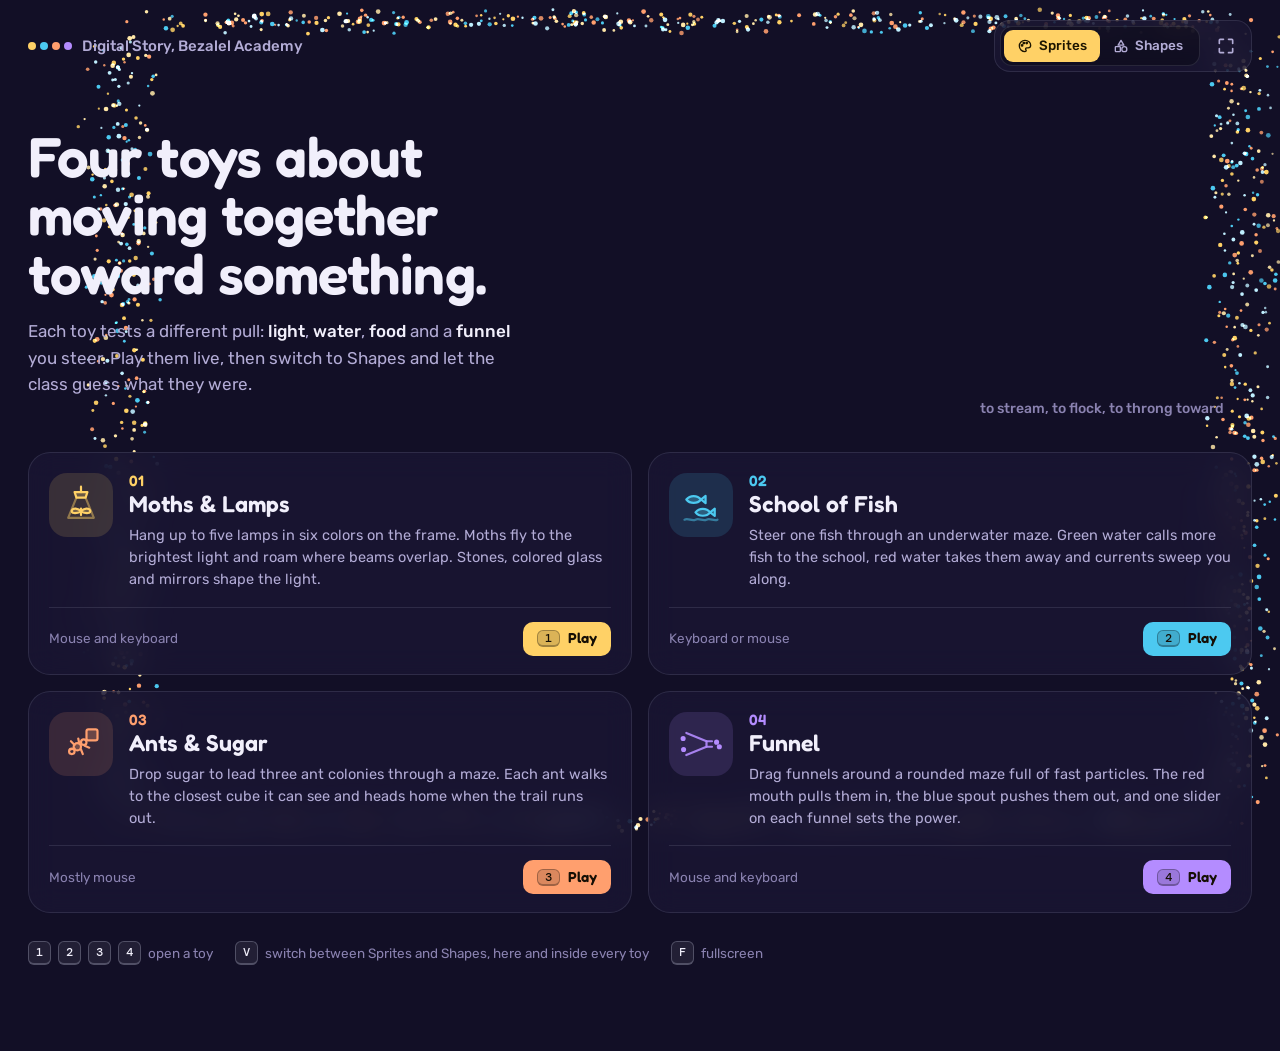
<file: index.html>
<!doctype html>
<html lang="en">
<head>
<meta charset="utf-8">
<meta name="viewport" content="width=device-width, initial-scale=1">
<title>לנהור Toys</title>
<meta http-equiv="refresh" content="0; url=lanhor/">
<link rel="canonical" href="lanhor/">
<style>html,body{margin:0;height:100%;background:#120f26;color:#f1effb;font:16px system-ui,sans-serif}body{display:grid;place-items:center}a{color:#ffd166}</style>
</head>
<body>
<p><a href="lanhor/">Open the לנהור toys</a></p>
</body>
</html>
</file>
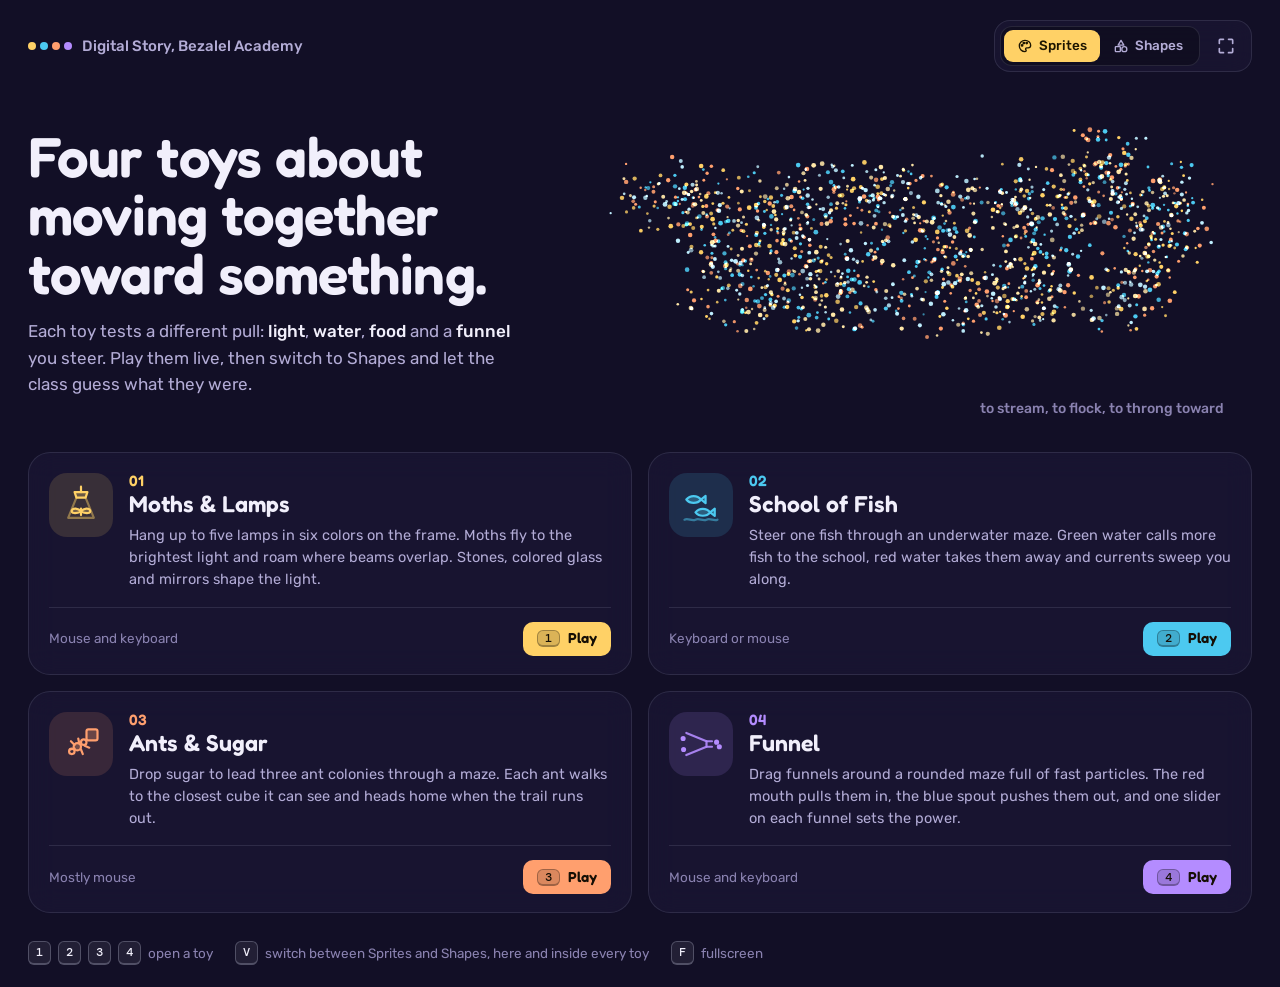
<file: lanhor/index.html>
<!doctype html>
<html lang="en">
<head>
<meta charset="utf-8">
<meta name="viewport" content="width=device-width, initial-scale=1, viewport-fit=cover">
<title>לנהור Toys</title>
<meta name="claude:viewport-fit-sides" content="cover">
<link rel="preconnect" href="https://fonts.googleapis.com">
<link rel="preconnect" href="https://fonts.gstatic.com" crossorigin>
<link rel="stylesheet" href="https://fonts.googleapis.com/css2?family=DM+Mono:wght@500&family=Fredoka:wght@500;600;700&family=Rubik:wght@400;500;600&display=swap">
<style>
/* Launcher layout: full-window particle field behind a two-column hero (copy left, the word לנהור right,
   drawn by the particles) and a row of three toy doors. One committed dark look shared with the toys. */
:root {
  color-scheme: dark;
  --ink-0: #120f26;
  --ink-1: rgba(27, 23, 52, 0.72);
  --ink-2: rgba(44, 38, 82, 0.78);
  --line: rgba(226, 231, 255, 0.11);
  --line-strong: rgba(226, 231, 255, 0.24);
  --fg: #f1effb;
  --fg-dim: #b3acd6;
  --fg-faint: #8a82b0;
  --beam: #ffd166;
  --flow: #4cc9f0;
  --trail: #ff9f6e;
  --funnel: #b48cff;
  --accent: #ffd166;
  --font-display: 'Fredoka', 'Rubik', system-ui, -apple-system, 'Segoe UI', Arial, sans-serif;
  --font-ui: 'Rubik', system-ui, -apple-system, 'Segoe UI', Arial, sans-serif;
  --font-mono: 'DM Mono', ui-monospace, SFMono-Regular, Menlo, Consolas, monospace;
}
body.view-abstract { --beam: #ffd60a; --flow: #0a84ff; --trail: #ff3b30; --funnel: #af52de; }
html, body { height: 100%; }
body {
  margin: 0;
  background: var(--ink-0);
  color: var(--fg);
  font: 400 16px/1.55 var(--font-ui);
  -webkit-font-smoothing: antialiased;
}
#field { position: fixed; inset: 0; width: 100%; height: 100%; display: block; z-index: 0; }
.page {
  position: relative;
  z-index: 1;
  min-height: 100%;
  box-sizing: border-box;
  display: grid;
  grid-template-rows: auto 1fr auto auto;
  gap: 28px;
  max-width: 1320px;
  margin: 0 auto;
  padding-block: calc(20px + env(safe-area-inset-top, 0px)) calc(22px + env(safe-area-inset-bottom, 0px));
  padding-left: max(28px, env(safe-area-inset-left, 0px));
  padding-right: max(28px, env(safe-area-inset-right, 0px));
}

/* top row */
.top { display: flex; align-items: center; justify-content: space-between; gap: 16px; }
.mark { display: flex; align-items: center; gap: 10px; font: 500 15px/1.2 var(--font-ui); color: var(--fg-dim); }
.mark-dots { display: flex; gap: 4px; }
.mark-dots i { width: 8px; height: 8px; border-radius: 50%; background: var(--beam); }
.mark-dots i:nth-child(2) { background: var(--flow); }
.mark-dots i:nth-child(3) { background: var(--trail); }
.mark-dots i:nth-child(4) { background: var(--funnel); }
body.view-abstract .mark-dots i { border-radius: 1px; }
.controls { display: flex; align-items: center; gap: 6px; padding: 5px; border-radius: 16px; background: var(--ink-1); border: 1px solid var(--line); backdrop-filter: blur(12px); -webkit-backdrop-filter: blur(12px); }
.seg { position: relative; display: flex; padding: 3px; border-radius: 12px; background: rgba(0,0,0,0.28); border: 1px solid var(--line); }
.seg button {
  appearance: none; position: relative; z-index: 1; display: flex; align-items: center; gap: 6px;
  height: 32px; padding: 0 13px; border: 0; border-radius: 9px; background: transparent;
  color: var(--fg-dim); font: 500 13.5px/1 var(--font-ui); cursor: pointer; transition: color .2s;
}
.seg button svg { width: 16px; height: 16px; }
.seg button[aria-pressed="true"] { color: #1d1500; }
.seg-thumb { position: absolute; top: 3px; bottom: 3px; border-radius: 9px; background: var(--accent); transition: left .25s cubic-bezier(.3,1.4,.5,1), width .25s cubic-bezier(.3,1.4,.5,1); }
.iconbtn { appearance: none; display: grid; place-items: center; width: 40px; height: 40px; border-radius: 11px; border: 0; background: transparent; color: var(--fg-dim); cursor: pointer; }
.iconbtn:hover { background: rgba(255,255,255,0.07); color: var(--fg); }
.iconbtn svg { width: 20px; height: 20px; }

/* hero */
.hero { display: grid; grid-template-columns: minmax(0, 5fr) minmax(0, 7fr); align-items: center; gap: 32px; min-height: 320px; }
.copy { display: flex; flex-direction: column; gap: 16px; max-width: 34rem; }
.copy h1 {
  margin: 0;
  font: 600 clamp(34px, 4.4vw, 58px)/1.04 var(--font-display);
  letter-spacing: -0.01em;
  text-wrap: balance;
}
.copy p { margin: 0; font-size: 17px; color: var(--fg-dim); max-width: 46ch; }
.copy p b { color: var(--fg); font-weight: 500; }
.word-slot { position: relative; height: clamp(220px, 36vh, 400px); }
.word-slot .sr { position: absolute; width: 1px; height: 1px; overflow: hidden; clip: rect(0 0 0 0); }
.gloss { position: absolute; right: 4%; bottom: 2%; font: 500 14px/1.2 var(--font-ui); color: var(--fg-faint); }

/* toy doors */
.doors { display: grid; grid-template-columns: repeat(4, minmax(0, 1fr)); gap: 16px; }
@media (max-width: 1500px) { .doors { grid-template-columns: repeat(2, minmax(0, 1fr)); } }
.door {
  --c: var(--beam);
  position: relative;
  display: grid;
  grid-template-columns: auto 1fr;
  grid-template-rows: auto 1fr auto;
  column-gap: 16px;
  row-gap: 8px;
  padding: 20px 20px 18px;
  border-radius: 22px;
  background: var(--ink-1);
  border: 1px solid var(--line);
  color: inherit;
  text-decoration: none;
  backdrop-filter: blur(14px) saturate(1.2);
  -webkit-backdrop-filter: blur(14px) saturate(1.2);
  transition: transform .2s cubic-bezier(.3,1.4,.5,1), border-color .2s, background .2s, box-shadow .2s;
  min-width: 0;
}
.door[data-toy="flow"] { --c: var(--flow); }
.door[data-toy="trail"] { --c: var(--trail); }
.door[data-toy="funnel"] { --c: var(--funnel); }
.door:hover, .door:focus-visible {
  transform: translateY(-4px);
  border-color: color-mix(in srgb, var(--c) 70%, transparent);
  background: var(--ink-2);
  box-shadow: 0 18px 50px rgba(0,0,0,0.4), 0 0 0 4px color-mix(in srgb, var(--c) 18%, transparent);
  outline: none;
}
.glyph { grid-row: 1 / span 2; width: 64px; height: 64px; border-radius: 18px; display: grid; place-items: center; background: color-mix(in srgb, var(--c) 14%, transparent); color: var(--c); }
.glyph svg { width: 44px; height: 44px; }
.glyph .g-abstract { display: none; }
body.view-abstract .glyph .g-sprite { display: none; }
body.view-abstract .glyph .g-abstract { display: block; }
body.view-abstract .glyph { border-radius: 6px; }
.door h2 { margin: 0; font: 600 23px/1.15 var(--font-display); display: flex; flex-direction: column; align-items: flex-start; gap: 3px; }
.num { font: 600 15px/1 var(--font-display); color: var(--c); }
.door p { margin: 0; font-size: 14.5px; line-height: 1.5; color: var(--fg-dim); min-width: 0; }
.door-foot { grid-column: 1 / -1; display: flex; align-items: center; justify-content: space-between; gap: 10px; margin-top: 8px; padding-top: 14px; border-top: 1px solid var(--line); font-size: 13.5px; color: var(--fg-faint); }
.door-foot .play { display: inline-flex; align-items: center; gap: 8px; height: 34px; padding: 0 14px; border-radius: 10px; background: var(--c); color: #160f05; font: 600 14.5px/1 var(--font-display); }
body.view-abstract .door-foot .play { color: #0d0d10; }
.door-foot .play kbd { color: inherit; background: rgba(0,0,0,0.14); border-color: rgba(0,0,0,0.28); }
kbd { font-family: var(--font-mono); font-size: 12px; font-weight: 500; color: var(--fg); background: rgba(255,255,255,0.07); border: 1px solid var(--line-strong); border-bottom-width: 2px; border-radius: 6px; padding: 1px 7px; }

.foot { display: flex; flex-wrap: wrap; gap: 8px 22px; font-size: 13.5px; color: var(--fg-faint); }
.foot span { display: inline-flex; align-items: center; gap: 7px; }

:focus-visible { outline: 2px solid var(--accent); outline-offset: 2px; }

@media (max-width: 980px) {
  .hero { grid-template-columns: 1fr; gap: 8px; }
  .word-slot { height: clamp(170px, 30vh, 260px); order: -1; }
  .doors { grid-template-columns: 1fr; }
}
@media (max-width: 560px) {
  .seg button span { display: none; }
  .page { gap: 20px; }
  .word-slot { height: 150px; }
  .gloss { display: none; }
}
@media (prefers-reduced-motion: reduce) {
  .door, .seg-thumb { transition: none; }
}
</style>
</head>
<body class="view-sprite">
<canvas id="field" aria-hidden="true"></canvas>
<div class="page">
  <header class="top">
    <div class="mark"><span class="mark-dots" aria-hidden="true"><i></i><i></i><i></i><i></i></span><span>Digital Story, Bezalel Academy</span></div>
    <div class="controls">
      <div class="seg" role="group" aria-label="Look">
        <div class="seg-thumb"></div>
        <button type="button" id="b-sprite" title="Drawn look (V)"><svg viewBox="0 0 24 24" fill="none" stroke="currentColor" stroke-width="2" stroke-linecap="round" stroke-linejoin="round" aria-hidden="true"><path d="M12 3.5a8.5 8.5 0 1 0 0 17c1.1 0 1.8-.8 1.8-1.7 0-.5-.2-.9-.5-1.2-.3-.3-.5-.7-.5-1.2 0-.9.8-1.7 1.7-1.7h2.1a3.9 3.9 0 0 0 3.9-3.9c0-4-3.8-7.3-8.5-7.3z"/><circle cx="7.6" cy="11.2" r="1.1"/><circle cx="10.2" cy="7.6" r="1.1"/><circle cx="14.6" cy="7.6" r="1.1"/></svg><span>Sprites</span></button>
        <button type="button" id="b-shapes" title="Plain shapes and base colors (V)"><svg viewBox="0 0 24 24" fill="none" stroke="currentColor" stroke-width="2" stroke-linecap="round" stroke-linejoin="round" aria-hidden="true"><rect x="3.5" y="13" width="7.5" height="7.5" rx="1"/><circle cx="17" cy="16.75" r="3.75"/><path d="M12 3.5l4.3 7.2H7.7z"/></svg><span>Shapes</span></button>
      </div>
      <button type="button" class="iconbtn" id="b-full" aria-label="Fullscreen" title="Fullscreen (F)"><svg viewBox="0 0 24 24" fill="none" stroke="currentColor" stroke-width="2" stroke-linecap="round" stroke-linejoin="round" aria-hidden="true"><path d="M4 9V5a1 1 0 0 1 1-1h4M15 4h4a1 1 0 0 1 1 1v4M20 15v4a1 1 0 0 1-1 1h-4M9 20H5a1 1 0 0 1-1-1v-4"/></svg></button>
    </div>
  </header>

  <section class="hero">
    <div class="copy">
      <h1>Four toys about moving together toward something.</h1>
      <p data-sprite="Each toy tests a different pull: <b>light</b>, <b>water</b>, <b>food</b> and a <b>funnel</b> you steer. Play them live, then switch to Shapes and let the class guess what they were."
         data-abstract="Each toy tests a different pull. Play them live. Everything you see is plain shapes and base colors, so the reference is yours to guess."></p>
    </div>
    <div class="word-slot" id="word-slot">
      <span class="sr" lang="he">לנהור</span>
      <span class="gloss">to stream, to flock, to throng toward</span>
    </div>
  </section>

  <nav class="doors" aria-label="Toys">
    <a class="door" data-toy="beam" href="beam.html">
      <span class="glyph" aria-hidden="true">
        <svg class="g-sprite" viewBox="0 0 48 48" fill="none" stroke="currentColor" stroke-width="2.4" stroke-linecap="round" stroke-linejoin="round"><path d="M24 4v6"/><path d="M17 10h14l-2 6H19z" fill="currentColor" fill-opacity=".25"/><path d="M19 16l-9 22h28l-9-22" opacity=".45"/><path d="M24 31c-3-4-9-4-10-1s4 4 10 1zM24 31c3-4 9-4 10-1s-4 4-10 1z" fill="currentColor" fill-opacity=".3"/><path d="M24 28v7"/></svg>
        <svg class="g-abstract" viewBox="0 0 48 48" fill="currentColor"><rect x="5" y="20" width="8" height="8"/><path d="M13 24l30-14v28z" opacity=".4"/><circle cx="34" cy="24" r="4"/></svg>
      </span>
      <h2><span class="num">01</span><span data-sprite="Moths &amp; Lamps" data-abstract="Beam"></span></h2>
      <p data-sprite="Hang up to five lamps in six colors on the frame. Moths fly to the brightest light and roam where beams overlap. Stones, colored glass and mirrors shape the light."
         data-abstract="Place up to five lights in six colors on the frame. Agents move to the brightest light and roam where lights overlap. Objects block, filter or reflect the light."></p>
      <div class="door-foot"><span>Mouse and keyboard</span><span class="play"><kbd>1</kbd> Play</span></div>
    </a>
    <a class="door" data-toy="flow" href="flow.html">
      <span class="glyph" aria-hidden="true">
        <svg class="g-sprite" viewBox="0 0 48 48" fill="none" stroke="currentColor" stroke-width="2.4" stroke-linecap="round" stroke-linejoin="round"><path d="M8 18c4-5 12-5 16 0-4 5-12 5-16 0zM24 18l5-4v8z" fill="currentColor" fill-opacity=".3"/><path d="M18 32c4-5 12-5 16 0-4 5-12 5-16 0zM34 32l5-4v8z" fill="currentColor" fill-opacity=".3"/><path d="M6 40c4-2 8 2 12 0s8 2 12 0 8 2 12 0" opacity=".5"/></svg>
        <svg class="g-abstract" viewBox="0 0 48 48" fill="currentColor"><circle cx="20" cy="20" r="4"/><circle cx="29" cy="17" r="4"/><circle cx="25" cy="27" r="4"/><circle cx="16" cy="29" r="4"/><circle cx="33" cy="26" r="4"/><rect x="4" y="38" width="40" height="5" opacity=".4"/></svg>
      </span>
      <h2><span class="num">02</span><span data-sprite="School of Fish" data-abstract="Flow"></span></h2>
      <p data-sprite="Steer one fish through an underwater maze. Green water calls more fish to the school, red water takes them away and currents sweep you along."
         data-abstract="Steer a group through a maze. Green zones add agents, red zones remove them and flows push the group along."></p>
      <div class="door-foot"><span>Keyboard or mouse</span><span class="play"><kbd>2</kbd> Play</span></div>
    </a>
    <a class="door" data-toy="trail" href="trail.html">
      <span class="glyph" aria-hidden="true">
        <svg class="g-sprite" viewBox="0 0 48 48" fill="none" stroke="currentColor" stroke-width="2.4" stroke-linecap="round" stroke-linejoin="round"><rect x="30" y="8" width="12" height="12" rx="2" fill="currentColor" fill-opacity=".25"/><circle cx="14" cy="32" r="3"/><circle cx="20" cy="27" r="4" fill="currentColor" fill-opacity=".3"/><circle cx="27" cy="22" r="3"/><path d="M17 25l-4-4M17 29l-5 1M22 23l-1-5M24 30l2 5M28 26l5 2"/></svg>
        <svg class="g-abstract" viewBox="0 0 48 48" fill="currentColor"><rect x="34" y="8" width="8" height="8"/><rect x="22" y="20" width="6" height="6" opacity=".6"/><circle cx="12" cy="36" r="6"/><circle cx="19" cy="30" r="2.5"/><circle cx="26" cy="31" r="2.5"/><circle cx="31" cy="22" r="2.5"/></svg>
      </span>
      <h2><span class="num">03</span><span data-sprite="Ants &amp; Sugar" data-abstract="Trail"></span></h2>
      <p data-sprite="Drop sugar to lead three ant colonies through a maze. Each ant walks to the closest cube it can see and heads home when the trail runs out."
         data-abstract="Place attractors to lead agents from three bases through a maze. Each agent goes to the closest attractor it can see, then back to its base."></p>
      <div class="door-foot"><span>Mostly mouse</span><span class="play"><kbd>3</kbd> Play</span></div>
    </a>
    <a class="door" data-toy="funnel" href="funnel.html">
      <span class="glyph" aria-hidden="true">
        <svg class="g-sprite" viewBox="0 0 48 48" fill="none" stroke="currentColor" stroke-width="2.4" stroke-linecap="round" stroke-linejoin="round"><path d="M8 12l22 9v6L8 36" opacity=".9"/><path d="M30 21h6M30 27h6" opacity=".9"/><circle cx="4.5" cy="18" r="1.6" fill="currentColor"/><circle cx="5" cy="30" r="1.6" fill="currentColor"/><circle cx="41" cy="22" r="1.6" fill="currentColor"/><circle cx="44" cy="27" r="1.6" fill="currentColor"/></svg>
        <svg class="g-abstract" viewBox="0 0 48 48" fill="currentColor"><path d="M7 11l24 10v6L7 37z" opacity=".55"/><rect x="31" y="21" width="6" height="6"/><rect x="3" y="20" width="3" height="3"/><rect x="40" y="23" width="3" height="3"/></svg>
      </span>
      <h2><span class="num">04</span><span data-sprite="Funnel" data-abstract="Funnel"></span></h2>
      <p data-sprite="Drag funnels around a rounded maze full of fast particles. The red mouth pulls them in, the blue spout pushes them out, and one slider on each funnel sets the power."
         data-abstract="Drag funnels around a rounded maze full of fast particles. The red side pulls them in, the blue side pushes them out, and one slider on each funnel sets the power."></p>
      <div class="door-foot"><span>Mouse and keyboard</span><span class="play"><kbd>4</kbd> Play</span></div>
    </a>
  </nav>

  <footer class="foot">
    <span><kbd>1</kbd><kbd>2</kbd><kbd>3</kbd><kbd>4</kbd> open a toy</span>
    <span><kbd>V</kbd> switch between Sprites and Shapes, here and inside every toy</span>
    <span><kbd>F</kbd> fullscreen</span>
  </footer>
</div>

<script>
'use strict';
(function () {
  // ------------------------------------------------------------ view (shared with the toys)
  const store = {
    get(k, d) { try { const v = localStorage.getItem(k); return v === null ? d : v; } catch (e) { return d; } },
    set(k, v) { try { localStorage.setItem(k, v); } catch (e) { /* blocked */ } },
  };
  function initialView() {
    try {
      const q = new URLSearchParams(location.search).get('view');
      if (q === 'abstract' || q === 'shapes') return 'abstract';
      if (q === 'sprite' || q === 'sprites') return 'sprite';
    } catch (e) { /* ignore */ }
    const h = location.hash.replace('#', '');
    if (h === 'shapes') return 'abstract';
    if (h === 'sprites') return 'sprite';
    return store.get('lanhor-view', 'sprite') === 'abstract' ? 'abstract' : 'sprite';
  }
  let view = initialView();
  const bSprite = document.getElementById('b-sprite');
  const bShapes = document.getElementById('b-shapes');
  const thumb = document.querySelector('.seg-thumb');
  const seg = document.querySelector('.seg');
  const doors = [...document.querySelectorAll('.door')];

  function applyView() {
    document.body.classList.toggle('view-abstract', view === 'abstract');
    document.body.classList.toggle('view-sprite', view !== 'abstract');
    for (const n of document.querySelectorAll('[data-sprite]')) n.innerHTML = n.getAttribute(view === 'abstract' ? 'data-abstract' : 'data-sprite');
    bSprite.setAttribute('aria-pressed', String(view !== 'abstract'));
    bShapes.setAttribute('aria-pressed', String(view === 'abstract'));
    const on = view === 'abstract' ? bShapes : bSprite;
    const sr = seg.getBoundingClientRect(), r = on.getBoundingClientRect();
    if (r.width) { thumb.style.left = (r.left - sr.left - 1) + 'px'; thumb.style.width = r.width + 'px'; }
    for (const d of doors) d.href = d.dataset.toy + '.html?view=' + view;
    recolor();
  }
  function setView(v) { view = v; store.set('lanhor-view', v); applyView(); }
  bSprite.addEventListener('click', () => setView('sprite'));
  bShapes.addEventListener('click', () => setView('abstract'));
  for (const d of doors) d.addEventListener('click', () => store.set('lanhor-view', view));

  function toggleFullscreen() {
    try {
      if (!document.fullscreenElement) { const p = document.documentElement.requestFullscreen(); if (p && p.catch) p.catch(() => {}); }
      else document.exitFullscreen();
    } catch (e) { /* not allowed here */ }
  }
  document.getElementById('b-full').addEventListener('click', toggleFullscreen);
  window.addEventListener('keydown', (e) => {
    if (e.ctrlKey || e.metaKey || e.altKey) return;
    if (e.code === 'KeyV') setView(view === 'abstract' ? 'sprite' : 'abstract');
    else if (e.code === 'KeyF') toggleFullscreen();
    else if (e.code === 'Digit1' || e.code === 'Digit2' || e.code === 'Digit3' || e.code === 'Digit4') {
      const d = doors[+e.code.slice(-1) - 1];
      store.set('lanhor-view', view);
      location.href = d.href;
    }
  });

  // ------------------------------------------------------------ the particle crowd that spells לנהור
  const cv = document.getElementById('field');
  const ctx = cv.getContext('2d');
  const slot = document.getElementById('word-slot');
  const reduced = window.matchMedia && window.matchMedia('(prefers-reduced-motion: reduce)').matches;
  let W = 0, H = 0, dpr = 1;
  let targets = [];
  const P = [];
  const mouse = { x: -1e4, y: -1e4, on: false };
  let hoverDoor = null;
  let palette = [];

  function recolor() {
    palette = view === 'abstract'
      ? ['#ff3b30', '#34c759', '#0a84ff', '#ffd60a', '#ffffff']
      : ['#ffd166', '#4cc9f0', '#ff9f6e', '#ffe7a8', '#bfefff'];
    for (let i = 0; i < P.length; i++) P[i].c = palette[i % palette.length];
  }

  function sampleWord() {
    const r = slot.getBoundingClientRect();
    if (r.width < 20 || r.height < 20) { targets = []; return; }
    const off = document.createElement('canvas');
    const w = Math.ceil(r.width), h = Math.ceil(r.height);
    off.width = w; off.height = h;
    const o = off.getContext('2d');
    let size = Math.min(h * 0.78, w * 0.36);
    o.font = `700 ${size}px Fredoka, Rubik, 'Arial Hebrew', Arial, sans-serif`;
    o.direction = 'rtl';
    const tw = o.measureText('לנהור').width;
    if (tw > w * 0.96) { size *= (w * 0.96) / tw; o.font = `700 ${size}px Fredoka, Rubik, 'Arial Hebrew', Arial, sans-serif`; }
    o.textAlign = 'center';
    o.textBaseline = 'middle';
    o.fillStyle = '#fff';
    o.fillText('לנהור', w / 2, h * 0.46);
    const data = o.getImageData(0, 0, w, h).data;
    const step = Math.max(3, Math.round(size / 52));
    const pts = [];
    for (let y = 0; y < h; y += step) for (let x = 0; x < w; x += step) {
      if (data[(y * w + x) * 4 + 3] > 140) pts.push({ x: r.left + x + (Math.random() - 0.5) * step * 0.6, y: r.top + window.scrollY + y + (Math.random() - 0.5) * step * 0.6 });
    }
    // shuffle so particles fill the word evenly when counts differ
    for (let i = pts.length - 1; i > 0; i--) { const j = Math.floor(Math.random() * (i + 1)); [pts[i], pts[j]] = [pts[j], pts[i]]; }
    targets = pts;
  }

  function spawnAtEdge(p) {
    const side = Math.floor(Math.random() * 4);
    p.x = side === 0 ? -20 : side === 1 ? W + 20 : Math.random() * W;
    p.y = side === 2 ? -20 : side === 3 ? H + 20 : Math.random() * H;
    p.vx = 0; p.vy = 0;
  }

  function resize() {
    dpr = Math.min(window.devicePixelRatio || 1, 2);
    W = window.innerWidth; H = window.innerHeight;
    cv.width = Math.round(W * dpr); cv.height = Math.round(H * dpr);
    sampleWord();
    const want = Math.min(targets.length, W < 700 ? 1400 : 3600);
    while (P.length < want) {
      const p = { x: 0, y: 0, vx: 0, vy: 0, t: 0, s: 1.1 + Math.random() * 1.3, k: Math.random(), ph: Math.random() * 6.28, c: '#fff', door: Math.random() };
      if (reduced) { p.x = W / 2; p.y = H / 2; } else spawnAtEdge(p);
      P.push(p);
    }
    P.length = want;
    for (let i = 0; i < P.length; i++) {
      P[i].t = i % Math.max(1, targets.length);
      if (reduced && targets.length) { const tg = targets[P[i].t]; P[i].x = tg.x; P[i].y = tg.y; }
    }
    recolor();
    applyView();
  }

  // a point on the hovered door's outline, so part of the crowd streams to what you point at
  function doorPoint(p, rect, t) {
    const per = 2 * (rect.width + rect.height);
    let d = ((p.door + t * 0.03) % 1) * per;
    const x0 = rect.left, y0 = rect.top + window.scrollY;
    if (d < rect.width) return [x0 + d, y0];
    d -= rect.width;
    if (d < rect.height) return [x0 + rect.width, y0 + d];
    d -= rect.height;
    if (d < rect.width) return [x0 + rect.width - d, y0 + rect.height];
    d -= rect.width;
    return [x0, y0 + rect.height - d];
  }

  let last = 0;
  function frame(now) {
    requestAnimationFrame(frame);
    const dt = Math.min(0.05, last ? (now - last) / 1000 : 0.016);
    last = now;
    const t = now / 1000;
    const sy = window.scrollY;
    const dRect = hoverDoor ? hoverDoor.getBoundingClientRect() : null;
    if (!reduced) {
      for (let i = 0; i < P.length; i++) {
        const p = P[i];
        let tx, ty, k = 7.5;
        if (dRect && p.k < 0.32) { [tx, ty] = doorPoint(p, dRect, t); k = 5; }
        else if (targets.length) { const tg = targets[p.t]; tx = tg.x + Math.sin(t * 1.3 + p.ph) * 1.4; ty = tg.y + Math.cos(t * 1.1 + p.ph) * 1.4; }
        else { tx = p.x; ty = p.y; }
        let ax = (tx - p.x) * k, ay = (ty - p.y) * k;
        // the cursor pulls nearby particles toward it
        const mx = mouse.x - p.x, my = mouse.y + sy - p.y;
        const md2 = mx * mx + my * my;
        if (mouse.on && md2 < 150 * 150) {
          const md = Math.sqrt(md2) + 0.001;
          const f = (1 - md / 150) * 2600;
          ax += (mx / md) * f - my / md * f * 0.5;
          ay += (my / md) * f + mx / md * f * 0.5;
        }
        p.vx = (p.vx + ax * dt) * Math.pow(0.04, dt);
        p.vy = (p.vy + ay * dt) * Math.pow(0.04, dt);
        p.x += p.vx * dt;
        p.y += p.vy * dt;
      }
    }
    ctx.setTransform(dpr, 0, 0, dpr, 0, 0);
    ctx.clearRect(0, 0, W, H);
    const abstract = view === 'abstract';
    ctx.globalCompositeOperation = abstract ? 'source-over' : 'lighter';
    for (let i = 0; i < P.length; i++) {
      const p = P[i];
      const y = p.y - sy;
      if (y < -10 || y > H + 10) continue;
      ctx.fillStyle = p.c;
      if (abstract) {
        const s = p.s * 1.55;
        ctx.globalAlpha = 0.95;
        ctx.fillRect(p.x - s / 2, y - s / 2, s, s);
      } else {
        const sp = Math.min(1, Math.hypot(p.vx, p.vy) / 400);
        ctx.globalAlpha = Math.min(1, 0.72 + 0.18 * Math.sin(t * 2 + p.ph) + sp * 0.3);
        ctx.beginPath();
        ctx.arc(p.x, y, p.s, 0, 6.2832);
        ctx.fill();
      }
    }
    ctx.globalAlpha = 1;
    ctx.globalCompositeOperation = 'source-over';
  }

  window.addEventListener('pointermove', (e) => { mouse.x = e.clientX; mouse.y = e.clientY; mouse.on = e.pointerType !== 'touch'; });
  document.addEventListener('pointerleave', () => { mouse.on = false; });
  window.addEventListener('blur', () => { mouse.on = false; });
  for (const d of doors) {
    d.addEventListener('pointerenter', () => { hoverDoor = d; });
    d.addEventListener('pointerleave', () => { if (hoverDoor === d) hoverDoor = null; });
    d.addEventListener('focus', () => { hoverDoor = d; });
    d.addEventListener('blur', () => { if (hoverDoor === d) hoverDoor = null; });
  }
  let rt = 0;
  window.addEventListener('resize', () => { clearTimeout(rt); rt = setTimeout(resize, 120); });

  applyView();
  resize();
  requestAnimationFrame(frame);
  // re-sample once the display font has loaded so the word uses the right letterforms
  if (document.fonts && document.fonts.load) {
    Promise.race([document.fonts.load('700 120px Fredoka', 'לנהור'), new Promise((r) => setTimeout(r, 1500))])
      .then(() => { sampleWord(); for (let i = 0; i < P.length; i++) P[i].t = i % Math.max(1, targets.length); applyView(); });
  }
})();
</script>
</body>
</html>
</file>
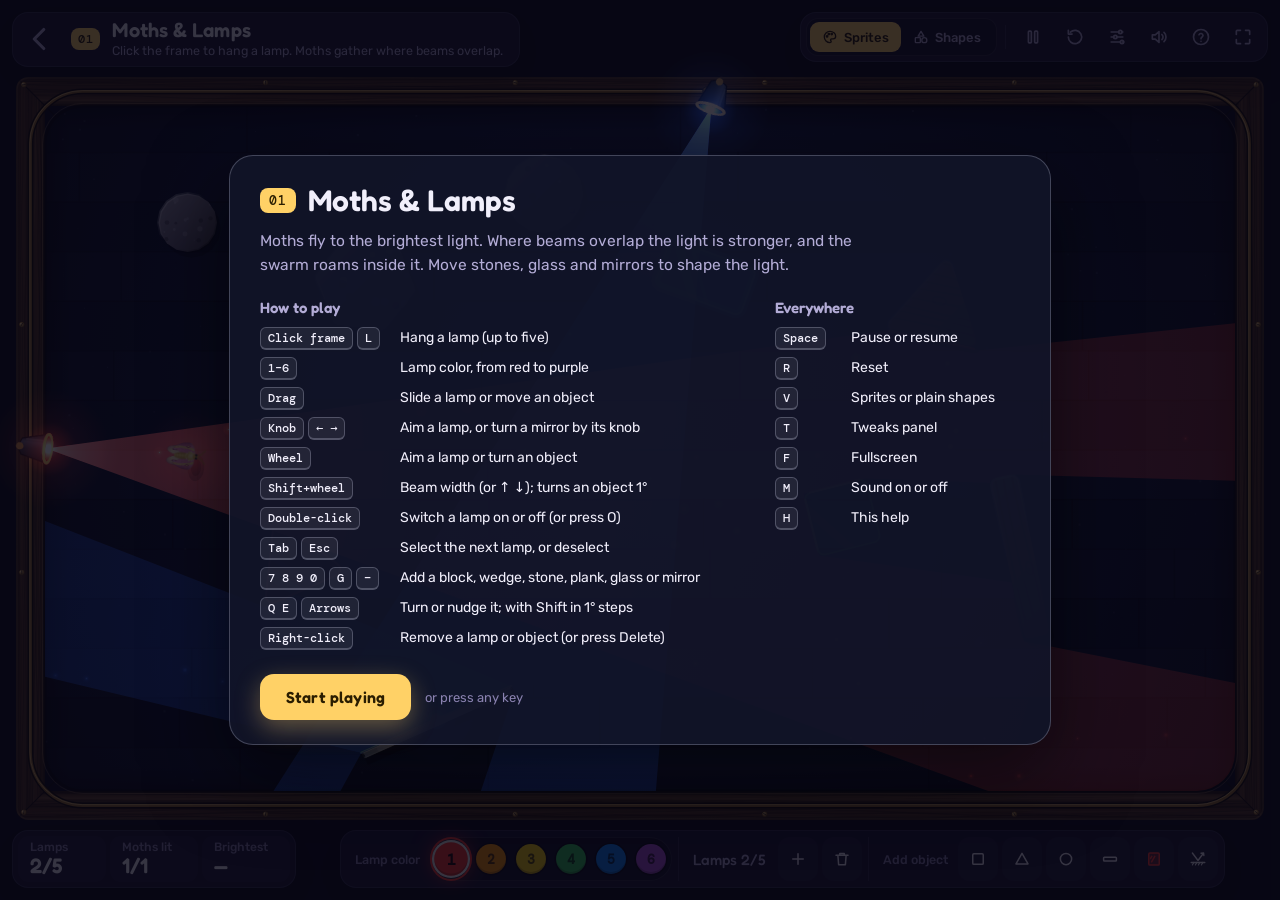
<file: lanhor/beam.html>
<!doctype html>
<html lang="en">
<head>
<meta charset="utf-8">
<meta name="viewport" content="width=device-width, initial-scale=1, viewport-fit=cover">
<title>Toy</title>
<link rel="stylesheet" href="kit.css">
</head>
<body>
<script src="kit.js"></script>
<script>
'use strict';
/* Toy 01 — Beam (Sprites: Moths & Lamps).
 * Up to five lamps in six colors hang on the frame. Each beam is a visibility polygon, blocked by
 * objects (glass passes its own color). Mirrors bounce it on: each reflected piece is a beam from the
 * lamp's mirror image, starting at the lit part of the mirror. Light adds up where beams overlap; a moth
 * that any beam reaches flies to the brightest band of light in the room and roams inside it.
 */

// ================================================================== config
const U = Kit.util;
const { TAU, clamp, lerp, rand, angleDiff } = U;
const DEG = Math.PI / 180;

const MAX_LAMPS = 5;
const MAX_OBJECTS = 16;
const MAX_MOTHS = 40;
const COLORS = ['red', 'orange', 'yellow', 'green', 'blue', 'purple'];
const NC = COLORS.length;
const CI = Object.fromEntries(COLORS.map((c, i) => [c, i]));   // color → index (its bit in a light mask)
// swatches + Shapes view: the Apple system palette
const BASE = { red: '#ff3b30', orange: '#ff9500', yellow: '#ffd60a', green: '#34c759', blue: '#0a84ff', purple: '#af52de' };
// sprite light: saturated versions that still mix cleanly when added
const LIGHT = { red: '#ff3a1e', orange: '#ff8a1a', yellow: '#ffd21e', green: '#36e64a', blue: '#2466ff', purple: '#a33dff' };
const NAME = { red: 'Red', orange: 'Orange', yellow: 'Yellow', green: 'Green', blue: 'Blue', purple: 'Purple' };
const pitchOf = (c) => 0.84 + CI[c] * 0.07;   // each color has its own note
const SH = { bg: '#0d0d10', dark: '#1c1c22', band: '#2c2c34', obj: '#5a5a66', mid: '#9a9aa6', white: '#ffffff' };
const SHAPE_INK = new Set([...Object.values(BASE), SH.white]);   // particle colors Shapes keeps; others turn gray
const ACCENT = '#ffd166';
const AIM_LIMIT = 80 * DEG;
const WIDTH_MIN = 8 * DEG, WIDTH_MAX = 80 * DEG;
const RAY_STEP = 1.5 * DEG;
const EPS_ANG = 1e-4;
const NEEDLE_PX = 2;          // light gaps narrower than this even at their far end are closed
const FALLOFF = 0.35;         // a beam is worth 1 at its lamp and 0.65 from `reach` on, so two beams always beat one
const BAND = 0.85;            // the brightest band: light within this fraction of the strongest
const BEAT = 1.25;            // a band this much stronger pulls committed moths away from theirs
// A band too small for the moths roaming in it (or for one moth to travel, not hover) grows into the
// brightest light around it, down to GROW_FLOOR of its peak, so a swarm never jams into a frozen ball
const BAND_MIN_CELLS = 6;
const CELLS_PER_MOTH = 0.9;
const GROW_FLOOR = 0.55;      // two-beam light (≥ 1.3) still counts round a triple overlap
const GROW_RINGS = 4;         // and it stays within this many cells of the band, never snaking along a beam
const DARK_GRACE = 1.5;       // s a moth keeps flying through shadow before it is lost
const TRAIL = 14;
const MOTH_WS = 62;           // moth wingspan (px at scale 1)
const MAX_REFLECTIONS = 32;   // reflected beam pieces, all lamps together (5 lamps × many mirrors stays bounded)
const MIRROR_FACES = [0, 2];  // the two long faces of a mirror (edges 0→1 and 2→3): both reflect; its thin ends do not
const DEFAULTS = { count: 1, speed: 1, pull: 1, roam: 1, reach: 500, width: 28, edges: false, dust: true, bounces: 3, mirrorK: 0.85 };
const tw = (id) => (Kit.tweaks[id] !== undefined ? Kit.tweaks[id] : DEFAULTS[id]);

const ngon = (n, r, a0) => Array.from({ length: n }, (_, i) => ({ x: Math.cos(a0 + (i * TAU) / n) * r, y: Math.sin(a0 + (i * TAU) / n) * r }));
const box = (hx, hy) => [{ x: -hx, y: -hy }, { x: hx, y: -hy }, { x: hx, y: hy }, { x: -hx, y: hy }];
const KINDS = {
  square: { verts: box(0.8, 0.8), mat: 'wood' },
  rect: { verts: box(1.15, 0.62), mat: 'wood' },
  bar: { verts: box(1.6, 0.27), mat: 'wood' },
  triangle: { verts: ngon(3, 1.08, -Math.PI / 2), mat: 'wood' },
  hex: { verts: ngon(6, 1, 0), mat: 'stone' },
  circle: { verts: ngon(16, 0.95, 0), mat: 'stone' },
  mirror: { verts: box(1.6, 0.065), mat: 'mirror' },   // a plank's length, about a fifth of its thickness
};
for (const k of Object.values(KINDS)) k.rmax = Math.max(...k.verts.map((v) => Math.hypot(v.x, v.y)));
// kind, cx, cy (room fractions), size (fraction of the room's short side), rotation (deg), glass color.
// A loose ring around the open middle, where the red and the blue beam cross.
const DEFAULT_OBJECTS = [
  ['hex', 0.27, 0.26, 0.075, 8, null],
  ['circle', 0.42, 0.13, 0.06, 0, null],
  ['rect', 0.555, 0.25, 0.058, 20, 'blue'],    // in the blue beam: blue shines through
  ['triangle', 0.75, 0.3, 0.078, 12, null],
  ['bar', 0.82, 0.66, 0.075, 78, null],
  ['square', 0.67, 0.6, 0.058, -14, 'green'],  // in the red beam past the overlap: casts a red shadow
  // in the blue beam below the overlap: bounces it left along the floor into the dark corner, clear of
  // the overlap and of the red beam (with the blue lamp off the red beam is a plain single beam again)
  ['mirror', 0.33, 0.9, 0.075, 156, null],
  ['triangle', 0.21, 0.67, 0.07, -24, 'red'],  // in the red beam: red shines through
  ['circle', 0.12, 0.17, 0.045, 0, null],
];
const OBJECT_KEYS = [['7', 'square'], ['8', 'triangle'], ['9', 'circle'], ['0', 'bar'], ['G', 'glass']];   // keys 1–6 pick colors
const OBJECT_OF_KEY = Object.fromEntries(OBJECT_KEYS);
const NEW_OBJECT = {
  square: { kind: 'square', size: 0.06 },
  triangle: { kind: 'triangle', size: 0.068 },
  circle: { kind: 'circle', size: 0.06 },
  bar: { kind: 'bar', size: 0.07 },
  glass: { kind: 'rect', size: 0.06 },
  mirror: { kind: 'mirror', size: 0.07 },
};
const isMirror = (o) => o.kind === 'mirror';
const MOTH_LOOKS = [
  { fore: '#d3b285', foreDark: '#7d5c3a', band: '#a47b50', hind: '#e6c497', hindTint: '#eaa47e', body: '#a98257', bodyDark: '#5a4029', head: '#6b4c31', spot: '#3e2a1a', fur: '#e2c9a0' }, // tan
  { fore: '#f390b4', foreDark: '#b9557e', band: '#f8dc78', hind: '#fdeeb5', hindTint: '#f7b9cd', body: '#f6d86f', bodyDark: '#c49a32', head: '#e9b94c', spot: '#a8406b', fur: '#fff3b8' }, // rosy maple
  { fore: '#c4c1d2', foreDark: '#686479', band: '#9894ad', hind: '#e2dfeb', hindTint: '#cfc6e2', body: '#a19bb4', bodyDark: '#565169', head: '#5f5a72', spot: '#37344a', fur: '#ebe8f3' }, // silver
];

// ================================================================== state
const S = {
  ready: false,
  scale: 1, band: 30, rc: 39, minDim: 600,
  room: { x: 0, y: 0, w: 1, h: 1 },
  rail: [], railLen: 1, roomPath: null, outsidePath: null, railPath: null, roomCorners: [],
  lamps: [], obstacles: [], moths: [], motes: [],
  pieces: [],          // every lit beam piece: each lamp's direct beam, then its reflections (breadth first)
  pieceByKey: new Map(), mirrorHits: [],   // reflected pieces by their path of faces (kept while unchanged); where light meets a mirror
  color: 'red',
  selLamp: null, selObj: null,
  hover: { lamp: null, obj: null, handle: false, turn: false, frame: false },   // handle: a lamp's aim knob; turn: a mirror's knob
  ghost: { x: 0, y: 0, nx: 0, ny: 1, angle: 0, on: false, id: 0, fx: { pulse: 0 } },   // doubles as a lamp for drawing
  drag: null,
  dirty: true,
  mapDirty: true,     // the light map is behind the beams
  floorDirty: true,
  obsRev: 0,          // bumped whenever object geometry or the room changes
  basePieces: new Set(), baseValid: false, baseAt: -9,
  floorWasDirty: false, floorStale: false,
  nextId: 1,
  lampPlacedAt: -9,
  litToastShown: false, overlapToastShown: false, mirrorToastShown: false,
  litCount: 0, level: -1, levelNext: -1, levelT: 0,   // level: beams making the light the swarm roams in
  cursor: '',
  ui: {},
  counts: { beams: 0, maps: 0 },   // how often the beams and the light map were rebuilt (test API)
};
const hash = new Kit.SpatialHash(48);
const railOut = { x: 0, y: 0, nx: 0, ny: 1 };
const keyHold = new Map();
const angBuf = [], tBuf = [], hoBuf = [], hfBuf = [], tsBuf = [], eBuf = [];
let polyBuf = [];
const copyInto = (dst, src) => { dst.length = src.length; for (let i = 0; i < src.length; i++) dst[i] = src[i]; };
const byNumber = (a, b) => a - b;
const reachPx = () => tw('reach') * S.scale;
const handleLen = () => clamp(72 * S.scale, 58, 110);

// ================================================================== geometry: room, rail, paths
function pathRoundRect(p, x, y, w, h, r) {
  const rr = Math.max(0, Math.min(r, w / 2, h / 2));
  p.moveTo(x + rr, y);
  p.arcTo(x + w, y, x + w, y + h, rr);
  p.arcTo(x + w, y + h, x, y + h, rr);
  p.arcTo(x, y + h, x, y, rr);
  p.arcTo(x, y, x + w, y, rr);
  p.closePath();
}

/** The lamp rail follows the room's inner edge: four straights joined by quarter arcs. */
function buildRail() {
  const { x, y, w, h } = S.room, r = S.rc, q = (Math.PI / 2) * r;
  const P = [];
  let len = 0;
  const add = (p) => { p.s0 = len; len += p.len; P.push(p); };
  add({ arc: false, ax: x + r, ay: y, bx: x + w - r, by: y, nx: 0, ny: 1, len: w - 2 * r });
  add({ arc: true, cx: x + w - r, cy: y + r, a0: -Math.PI / 2, len: q });
  add({ arc: false, ax: x + w, ay: y + r, bx: x + w, by: y + h - r, nx: -1, ny: 0, len: h - 2 * r });
  add({ arc: true, cx: x + w - r, cy: y + h - r, a0: 0, len: q });
  add({ arc: false, ax: x + w - r, ay: y + h, bx: x + r, by: y + h, nx: 0, ny: -1, len: w - 2 * r });
  add({ arc: true, cx: x + r, cy: y + h - r, a0: Math.PI / 2, len: q });
  add({ arc: false, ax: x, ay: y + h - r, bx: x, by: y + r, nx: 1, ny: 0, len: h - 2 * r });
  add({ arc: true, cx: x + r, cy: y + r, a0: Math.PI, len: q });
  S.rail = P;
  S.railLen = len;
}

/** Point + inward normal at rail distance s. */
function railAt(s, out = railOut) {
  const L = S.railLen;
  s = ((s % L) + L) % L;
  let p = S.rail[S.rail.length - 1];
  for (let i = 0; i < S.rail.length; i++) if (s <= S.rail[i].s0 + S.rail[i].len) { p = S.rail[i]; break; }
  const k = s - p.s0;
  if (!p.arc) {
    const t = p.len > 0 ? k / p.len : 0;
    out.x = p.ax + (p.bx - p.ax) * t; out.y = p.ay + (p.by - p.ay) * t;
    out.nx = p.nx; out.ny = p.ny;
  } else {
    const a = p.a0 + k / S.rc, c = Math.cos(a), sn = Math.sin(a);
    out.x = p.cx + c * S.rc; out.y = p.cy + sn * S.rc;
    out.nx = -c; out.ny = -sn;
  }
  return out;
}

/** Rail distance of the rail point nearest to (px, py). */
function railNearest(px, py) {
  let best = Infinity, bs = 0;
  for (const p of S.rail) {
    let qx, qy, s;
    if (!p.arc) {
      const ex = p.bx - p.ax, ey = p.by - p.ay;
      const t = p.len > 0 ? clamp(((px - p.ax) * ex + (py - p.ay) * ey) / (p.len * p.len), 0, 1) : 0;
      qx = p.ax + ex * t; qy = p.ay + ey * t; s = p.s0 + t * p.len;
    } else {
      let a = (((Math.atan2(py - p.cy, px - p.cx) - p.a0) % TAU) + TAU) % TAU;
      if (a > Math.PI / 2) a = a > Math.PI * 1.25 ? 0 : Math.PI / 2;
      qx = p.cx + Math.cos(p.a0 + a) * S.rc; qy = p.cy + Math.sin(p.a0 + a) * S.rc;
      s = p.s0 + a * S.rc;
    }
    const d = (qx - px) * (qx - px) + (qy - py) * (qy - py);
    if (d < best) { best = d; bs = s; }
  }
  return bs;
}

function inRoomRect(x, y) {
  const R = S.room;
  return x >= R.x && x <= R.x + R.w && y >= R.y && y <= R.y + R.h;
}

/** Point inside the rounded room shrunk by m. */
function inRoom(x, y, m = 0) {
  const R = S.room, rr = Math.max(0, S.rc - m);
  const x0 = R.x + m, x1 = R.x + R.w - m, y0 = R.y + m, y1 = R.y + R.h - m;
  if (x < x0 || x > x1 || y < y0 || y > y1) return false;
  const cx = clamp(x, x0 + rr, x1 - rr), cy = clamp(y, y0 + rr, y1 - rr);
  return (x - cx) * (x - cx) + (y - cy) * (y - cy) <= rr * rr;
}

/** Keep a circle (radius m) inside the rounded room; reflects velocity on contact. */
function keepInRoom(b, m) {
  const R = S.room, rr = Math.max(0, S.rc - m);
  const x0 = R.x + m, x1 = R.x + R.w - m, y0 = R.y + m, y1 = R.y + R.h - m;
  if (b.x < x0) { b.x = x0; if (b.vx < 0) b.vx *= -0.6; }
  if (b.x > x1) { b.x = x1; if (b.vx > 0) b.vx *= -0.6; }
  if (b.y < y0) { b.y = y0; if (b.vy < 0) b.vy *= -0.6; }
  if (b.y > y1) { b.y = y1; if (b.vy > 0) b.vy *= -0.6; }
  const cx = clamp(b.x, x0 + rr, x1 - rr), cy = clamp(b.y, y0 + rr, y1 - rr);
  const dx = b.x - cx, dy = b.y - cy, d = Math.hypot(dx, dy);
  if (d > rr && d > 0) {
    const nx = dx / d, ny = dy / d;
    b.x = cx + nx * rr; b.y = cy + ny * rr;
    const vn = b.vx * nx + b.vy * ny;
    if (vn > 0) { b.vx -= 1.6 * vn * nx; b.vy -= 1.6 * vn * ny; }
  }
}

function inFrame(x, y) {
  const pr = Kit.playRect;
  if (x < pr.x || x > pr.x + pr.w || y < pr.y || y > pr.y + pr.h) return false;
  return !inRoom(x, y, 5);
}

function layout() {
  const pr = Kit.playRect;
  const prev = S.room.w > 1 ? Object.assign({}, S.room) : null;
  S.scale = clamp(Math.sqrt(pr.w * pr.h) / 1010, 0.7, 1.7);
  S.band = clamp(Math.round(30 * S.scale), 26, 34);
  const b = S.band;
  S.room = { x: pr.x + b, y: pr.y + b, w: Math.max(60, pr.w - 2 * b), h: Math.max(60, pr.h - 2 * b) };
  const R = S.room;
  S.minDim = Math.min(R.w, R.h);
  S.rc = Math.round(Math.min(b * 1.3, S.minDim / 4));
  S.roomCorners = [R.x, R.y, R.x + R.w, R.y, R.x + R.w, R.y + R.h, R.x, R.y + R.h];
  buildRail();
  S.obsRev++;
  S.roomPath = new Path2D(); pathRoundRect(S.roomPath, R.x, R.y, R.w, R.h, S.rc);
  S.outsidePath = new Path2D(); S.outsidePath.rect(0, 0, Kit.W, Kit.H); S.outsidePath.addPath(S.roomPath);
  S.railPath = new Path2D(); pathRoundRect(S.railPath, R.x - b / 2, R.y - b / 2, R.w + b, R.h + b, S.rc + b / 2);
  for (const l of S.lamps) placeLamp(l);
  for (const o of S.obstacles) { updateObstacle(o); clampObstacle(o); }
  if (prev) {
    const remap = (p) => { p.x = R.x + ((p.x - prev.x) / prev.w) * R.w; p.y = R.y + ((p.y - prev.y) / prev.h) * R.h; };
    for (const m of S.moths) {
      remap(m);
      if (m.dest) remap(m.dest);
      m.fx.tn = 0;
    }
  }
  const moteN = clamp(Math.round((R.w * R.h) / 6500), 60, 240);
  if (S.motes.length !== moteN) makeMotes(moteN);
  buildMothSprites();
  buildLampSprites();
  buildBackground();
  S.dirty = true;
}

// ================================================================== world: obstacles
function popScale(o) { return o.pop >= 1 ? 1 : Math.max(0.02, U.easeOutBack(o.pop)); }
/** Bounding radius of an object once its pop-in has settled. */
const fullRadius = (kind, size) => size * S.minDim * KINDS[kind].rmax;

function makeObstacle(kind, cx, cy, size, rot, glass) {
  const def = KINDS[kind];
  const rnd = U.mulberry32(S.nextId * 7919 + 13);
  const o = {
    id: S.nextId++, kind, glass: glass || null, mat: glass ? 'glass' : def.mat,
    cx, cy, size, rot, pop: 1,
    points: def.verts.map(() => ({ x: 0, y: 0 })),
    bx: 0, by: 0, br: 0, r: 0, glow: 0,
  };
  // render-only data stays non-enumerable so the test API serialises cleanly
  Object.defineProperty(o, 'fx', {
    value: {
      edgeLit: new Float32Array(def.verts.length * NC),   // per edge, light of each color on it
      specks: Array.from({ length: 16 }, () => ({ x: rnd() * 1.6 - 0.8, y: rnd() * 1.6 - 0.8, r: 0.03 + rnd() * 0.06, light: rnd() < 0.5 })),
      grain: rnd() * 10,
      flash: 0,
    },
    enumerable: false,
  });
  updateObstacle(o);
  return o;
}

function updateObstacle(o) {
  S.obsRev++;
  const R = S.room, verts = KINDS[o.kind].verts;
  const r = o.size * S.minDim * popScale(o);
  const c = Math.cos(o.rot), s = Math.sin(o.rot);
  const X = R.x + o.cx * R.w, Y = R.y + o.cy * R.h;
  let br = 0;
  for (let i = 0; i < verts.length; i++) {
    const v = verts[i], px = (v.x * c - v.y * s) * r, py = (v.x * s + v.y * c) * r;
    o.points[i].x = X + px; o.points[i].y = Y + py;
    br = Math.max(br, Math.hypot(px, py));
  }
  o.bx = X; o.by = Y; o.br = br; o.r = r;
}

/** Shift an obstacle so it stays fully inside the room, clear of the frame. */
function clampObstacle(o) {
  const R = S.room, m = 10;
  let x0 = Infinity, x1 = -Infinity, y0 = Infinity, y1 = -Infinity;
  for (const p of o.points) { x0 = Math.min(x0, p.x); x1 = Math.max(x1, p.x); y0 = Math.min(y0, p.y); y1 = Math.max(y1, p.y); }
  let dx = 0, dy = 0;
  if (x0 < R.x + m) dx = R.x + m - x0; else if (x1 > R.x + R.w - m) dx = R.x + R.w - m - x1;
  if (y0 < R.y + m) dy = R.y + m - y0; else if (y1 > R.y + R.h - m) dy = R.y + R.h - m - y1;
  if (dx || dy) { o.cx += dx / R.w; o.cy += dy / R.h; updateObstacle(o); }
}

/** Nearest spot to (x, y) where a new object of bounding radius r clears every other object
 *  (judged at full size, so objects still popping in count); else the spot with the most room. */
function findFreeSpot(x, y, r) {
  let best = null, bestGap = -Infinity;
  for (let ring = 0; ring < 14; ring++) {
    const n = ring === 0 ? 1 : 10;
    for (let i = 0; i < n; i++) {
      const a = (i / n) * TAU + ring * 0.7, d = ring * r * 0.9;
      const px = x + Math.cos(a) * d, py = y + Math.sin(a) * d;
      if (!inRoom(px, py, r + 14)) continue;
      let gap = Infinity;
      for (const o of S.obstacles) gap = Math.min(gap, U.dist(px, py, o.bx, o.by) - fullRadius(o.kind, o.size) - r);
      if (gap >= 8) return { x: px, y: py };
      if (gap > bestGap) { bestGap = gap; best = { x: px, y: py }; }
    }
  }
  return best || { x, y };
}

function addObject(type, at) {
  if (S.obstacles.length >= MAX_OBJECTS) {
    Kit.sfx('buzz');
    Kit.toast('Sixteen objects max — remove one first', { tone: 'bad' });
    return null;
  }
  const spec = NEW_OBJECT[type] || NEW_OBJECT.square;
  const R = S.room, r = spec.size * S.minDim;
  let x = R.x + R.w / 2, y = R.y + R.h / 2;
  if (at) { x = at.x; y = at.y; } else if (Kit.mouse.inside && inRoom(Kit.mouse.x, Kit.mouse.y, 30)) { x = Kit.mouse.x; y = Kit.mouse.y; }
  const spot = findFreeSpot(x, y, fullRadius(spec.kind, spec.size));
  const o = makeObstacle(spec.kind, (spot.x - R.x) / R.w, (spot.y - R.y) / R.h, spec.size, rand(-0.4, 0.4), type === 'glass' ? S.color : null);
  o.pop = 0;
  updateObstacle(o);
  S.obstacles.push(o);
  selectObj(o);
  burst(o.bx, o.by, o.glass ? BASE[o.glass] : '#ffffff', 12, 160);
  ring(o.bx, o.by, o.glass ? BASE[o.glass] : '#ffffff', r * 2.2);
  Kit.sfx('pop', { pitch: isMirror(o) ? 1.3 : rand(0.9, 1.1) });
  if (isMirror(o) && !S.mirrorToastShown) {
    S.mirrorToastShown = true;
    Kit.toast('A mirror bounces the light. Turn it by its knob or the wheel.', { tone: 'info', ms: 2600 });
  }
  S.dirty = true;
  return o;
}

/** Face j→j+1 of a mirror: its line (a point on it) and its outward unit normal. */
const faceOut = { ax: 0, ay: 0, bx: 0, by: 0, nx: 0, ny: 0 };
function mirrorFace(o, j, out = faceOut) {
  const a = o.points[j], b = o.points[(j + 1) % o.points.length];
  let nx = b.y - a.y, ny = a.x - b.x;
  const nl = Math.hypot(nx, ny) || 1;
  nx /= nl; ny /= nl;
  if (nx * ((a.x + b.x) / 2 - o.bx) + ny * ((a.y + b.y) / 2 - o.by) < 0) { nx = -nx; ny = -ny; }
  out.ax = a.x; out.ay = a.y; out.bx = b.x; out.by = b.y; out.nx = nx; out.ny = ny;
  return out;
}

/** The turn knob of a selected mirror: on its axis just past one end (the +end, unless only the other end's
 *  knob stays in the room). `end` (±1) pins the end, so a knob being dragged never jumps to the other one. */
const knobOut = { x: 0, y: 0, end: 1 };
function mirrorKnob(o, end, out = knobOut) {
  const d = 1.6 * o.r + clamp(26 * S.scale, 22, 40), c = Math.cos(o.rot), s = Math.sin(o.rot);
  if (!end) end = inRoom(o.bx + c * d, o.by + s * d, 12) || !inRoom(o.bx - c * d, o.by - s * d, 12) ? 1 : -1;
  out.x = o.bx + c * d * end; out.y = o.by + s * d * end; out.end = end;
  return out;
}
const knobHitR = () => Math.max(14, 13 * S.scale);

/** Pointer over an object; a mirror is thin, so it also counts within a few pixels of it. */
function overObject(o, x, y) {
  if (U.dist(x, y, o.bx, o.by) > o.br + 12) return false;
  if (U.pointInPoly(x, y, o.points)) return true;
  if (!isMirror(o)) return false;
  const ux = Math.cos(o.rot), uy = Math.sin(o.rot), dx = x - o.bx, dy = y - o.by;
  const along = Math.abs(dx * ux + dy * uy), across = Math.abs(-dx * uy + dy * ux);
  return along <= 1.6 * o.r + 4 && across <= 0.065 * o.r + Math.max(9, 8 * S.scale);
}

function removeObstacle(o) {
  const i = S.obstacles.indexOf(o);
  if (i < 0) return;
  S.obstacles.splice(i, 1);
  S.obsRev++;
  if (S.selObj === o) S.selObj = null;
  if (S.hover.obj === o) S.hover.obj = null;
  if (S.drag && S.drag.obj === o) S.drag = null;
  poof(o.bx, o.by, o.r, o.glass ? BASE[o.glass] : '#b9b2c9');
  Kit.sfx('remove', { pitch: 0.9 });
  S.dirty = true;
  refreshHint();
}

function rotateObstacle(o, da) {
  o.rot += da;
  updateObstacle(o); clampObstacle(o);
  S.dirty = true;
  Kit.sfx('click', { gap: 70, vol: 0.35, pitch: 0.8 + (((o.rot % TAU) + TAU) % TAU) / TAU * 0.6 });
}

function moveObstacleTo(o, x, y) {
  const R = S.room;
  o.cx = (x - R.x) / R.w; o.cy = (y - R.y) / R.h;
  updateObstacle(o); clampObstacle(o);
  S.dirty = true;
}

const blocks = (o, color) => o.glass !== color;

// ================================================================== lamps
function makeLamp(s, color) {
  const l = {
    id: S.nextId++, color, on: true,
    u: s / S.railLen, aim: 0, width: clamp(tw('width') * DEG, WIDTH_MIN, WIDTH_MAX), widthDeg: 0,
    x: 0, y: 0, nx: 0, ny: 1, ox: 0, oy: 0, angle: 0,
  };
  Object.defineProperty(l, 'fx', {
    value: {
      inKey: [0, 0, 0, 0, '', -1],                 // inputs of the last computeBeam
      poly: [], polyColor: '', path: null, far: 40, grad: null, gradKey: '', power: 1, pulse: 0, flick: 1,
      piece: null,                                 // its direct beam as a beam piece
    },
    enumerable: false,
  });
  l.fx.piece = makePiece(l, 0, 'L' + l.id);
  placeLamp(l);
  return l;
}

/** A beam piece: a lamp's direct beam (depth 0) or one of its reflections. Light in it comes from
 *  (sx, sy): the lamp, or its mirror image across every mirror on the way, so distance from there is
 *  the length of the whole path. A reflection starts on the lit stretch of the mirror face it leaves. */
function makePiece(lamp, depth, key) {
  return {
    lamp, depth, key, color: lamp.color, k: 1,   // k: strength factor (Mirror strength per bounce)
    sx: 0, sy: 0, c: 0, hw: 0,                   // source, and the window of its rays (center, half width)
    mirror: null, ax: 0, ay: 0, nx: 0, ny: 0,    // reflections: the mirror it leaves, a point on that face, its outward normal
    ang: [], t: [], ho: [], hf: [],              // rays: relative angle, length, the mirror and face each one ends on
    poly: [], path: null, pathColor: '', pathAt: Kit.realTime, far: 40, grad: null, gradKey: '',   // pathAt: when its polygon last changed
    x0: 0, y0: 0, x1: 0, y1: 0,                  // bounding box of the polygon
    painted: { path: null, vis: -1, key: '' },   // what the sprite floor currently shows for this piece
  };
}

/** Recompute the lamp's world position, origin and absolute aim from its rail position and offsets. */
function placeLamp(l) {
  const p = railAt(l.u * S.railLen);
  l.x = p.x; l.y = p.y; l.nx = p.nx; l.ny = p.ny;
  l.ox = p.x + p.nx * 1.5; l.oy = p.y + p.ny * 1.5;
  l.angle = Math.atan2(p.ny, p.nx) + l.aim;
  l.widthDeg = Math.round((l.width / DEG) * 10) / 10;
  S.dirty = true;
}

function setAim(l, a) {
  const na = clamp(a, -AIM_LIMIT, AIM_LIMIT);
  if (na === l.aim) return;
  l.aim = na; placeLamp(l);
  Kit.sfx('click', { gap: 60, vol: 0.28, pitch: 1 + l.aim * 0.35 });
}

function setWidth(l, w) {
  const nw = clamp(w, WIDTH_MIN, WIDTH_MAX);
  if (nw === l.width) return;
  l.width = nw; placeLamp(l);
  Kit.sfx('click', { gap: 60, vol: 0.28, pitch: 0.7 + (nw / WIDTH_MAX) * 0.8 });
}

function addLampAt(x, y, color, opts = {}) {
  if (S.lamps.length >= MAX_LAMPS) {
    Kit.sfx('buzz');
    Kit.toast(Kit.pick('Five lamps max — remove one first', 'Five lights max — remove one first'), { tone: 'bad' });
    return null;
  }
  const l = makeLamp(railNearest(x, y), COLORS.includes(color) ? color : S.color);
  if (opts.aimAt) l.aim = clamp(angleDiff(Math.atan2(l.ny, l.nx), Math.atan2(opts.aimAt.y - l.oy, opts.aimAt.x - l.ox)), -AIM_LIMIT, AIM_LIMIT);
  placeLamp(l);
  S.lamps.push(l);
  if (!opts.silent) {
    l.fx.pulse = 1; l.fx.power = 0;
    ring(l.x, l.y, BASE[l.color], 60 * S.scale);
    burst(l.x + l.nx * 8, l.y + l.ny * 8, BASE[l.color], 10, 140);
    Kit.sfx('place', { pitch: pitchOf(l.color) });
    selectLamp(l);
    S.lampPlacedAt = Kit.realTime;
  }
  S.dirty = true;
  updateCounts();
  return l;
}

/** Place a lamp in the biggest free stretch of the rail. */
function addLampFree() {
  if (S.lamps.length >= MAX_LAMPS) return addLampAt(0, 0, S.color);
  const L = S.railLen;
  let best = 0, bestD = -1;
  for (let i = 0; i < 96; i++) {
    const s = (i / 96) * L;
    let d = L;
    for (const l of S.lamps) { const ds = Math.abs(s - l.u * L); d = Math.min(d, ds, L - ds); }
    // prefer the middle of the long sides over corners
    const p = railAt(s);
    const corner = p.nx !== 0 && p.ny !== 0 && Math.abs(p.nx) !== 1 && Math.abs(p.ny) !== 1 ? 0.6 : 1;
    if (d * corner > bestD) { bestD = d * corner; best = s; }
  }
  const p = railAt(best);
  return addLampAt(p.x, p.y, S.color);
}

function removeLamp(l) {
  const i = S.lamps.indexOf(l);
  if (i < 0) return;
  S.lamps.splice(i, 1);
  if (S.selLamp === l) S.selLamp = null;
  if (S.hover.lamp === l) S.hover.lamp = null;
  if (S.drag && S.drag.lamp === l) S.drag = null;
  poof(l.x, l.y, 16 * S.scale, BASE[l.color]);
  Kit.sfx('remove');
  S.dirty = true;
  updateCounts();
  refreshHint();
}

function clearLamps() {
  if (!S.lamps.length) return;
  for (const l of S.lamps.slice()) removeLamp(l);
  Kit.sfx('whoosh', { pitch: 0.7 });
}

function toggleLamp(l) {
  l.on = !l.on;
  l.fx.pulse = 0.6;
  Kit.sfx('toggle', { pitch: l.on ? 1.25 : 0.75 });
  S.dirty = true;
}

function setColor(c, fromUser) {
  if (!COLORS.includes(c)) return;
  S.color = c;
  for (const k of COLORS) Kit.ui.setActive(S.ui.swatch[k], k === c);
  if (S.ui.glassBtn) S.ui.glassBtn.style.color = BASE[c];
  const l = S.selLamp;
  if (l && l.color !== c) {
    l.color = c; l.fx.pulse = 0.7;
    burst(l.x + l.nx * 10, l.y + l.ny * 10, BASE[c], 8, 120);
    S.dirty = true;
  }
  if (fromUser) Kit.sfx('bloop', { pitch: pitchOf(c) });
}

// ================================================================== beams (visibility polygons)
/** Distance along (dx, dy) to the first wall or object that blocks `color` (skip: the mirror a
 *  reflected ray leaves). Also leaves in rayHit / rayFace the mirror and face it ended on (else null / -1),
 *  and in rayEdge which edge stopped it (a wall: -1 … -4; an object edge: id·64 + edge). */
let rayHit = null, rayFace = -1, rayEdge = 0;
function castRay(ox, oy, dx, dy, color, skip) {
  const R = S.room;
  let t = Infinity, hit = null, edge = -1, wall = 0;
  if (dx > 1e-9) { t = (R.x + R.w - ox) / dx; wall = -1; } else if (dx < -1e-9) { t = (R.x - ox) / dx; wall = -2; }
  if (dy > 1e-9) { const ty = (R.y + R.h - oy) / dy; if (ty < t) { t = ty; wall = -3; } } else if (dy < -1e-9) { const ty = (R.y - oy) / dy; if (ty < t) { t = ty; wall = -4; } }
  const obs = S.obstacles;
  for (let k = 0; k < obs.length; k++) {
    const o = obs[k];
    if (o.glass === color || o === skip) continue;
    const px = o.bx - ox, py = o.by - oy, tc = px * dx + py * dy, br2 = o.br * o.br;
    if (tc < -o.br) continue;
    const perp2 = px * px + py * py - tc * tc;
    if (perp2 > br2 || tc - Math.sqrt(br2 - perp2) > t) continue;
    const pts = o.points, n = pts.length;
    for (let i = 0, j = n - 1; i < n; j = i++) {
      const ax = pts[j].x, ay = pts[j].y, ex = pts[i].x - ax, ey = pts[i].y - ay;
      const den = dx * ey - dy * ex;
      if (den > -1e-12 && den < 1e-12) continue;
      const qx = ax - ox, qy = ay - oy;
      const tt = (qx * ey - qy * ex) / den;
      if (tt <= 1e-6 || tt >= t) continue;
      const u = (qx * dy - qy * dx) / den;
      if (u >= 0 && u <= 1) { t = tt; hit = o; edge = j; }
    }
  }
  const face = hit && isMirror(hit) && (edge === MIRROR_FACES[0] || edge === MIRROR_FACES[1]);
  rayHit = face ? hit : null; rayFace = face ? edge : -1;
  rayEdge = hit ? hit.id * 64 + edge : wall;
  return t;
}

/** Far ends of a fan of rays as polygon points, leaving out every end whose neighbours stop on the same
 *  edge (it lies on the straight line between them). Exact, and it keeps a beam's polygon the same when
 *  only an object it cannot see moves (whose corners still add rays), so that beam stays baked. */
function pushFarEnds(poly, ox, oy, c, ang, t, eid) {
  const n = ang.length;
  for (let i = 0; i < n; i++) {
    if (i > 0 && i < n - 1 && eid[i] === eid[i - 1] && eid[i] === eid[i + 1]) continue;
    const a = c + ang[i];
    poly.push(ox + Math.cos(a) * t[i], oy + Math.sin(a) * t[i]);
  }
}

/** Where two shadow edges almost line up (or a ray grazes the vertex between two edges), a run of
 *  rays slips through a gap thinner than a couple of pixels even at its far end, which draws a stray
 *  hairline across the room. Such a gap is closed: each of its rays stops where its nearer flanking
 *  neighbour does (and so ends on what that neighbour hit: ho / hf the mirror and face, eid the edge).
 *  Wider gaps stay open as real thin rays of light. */
function closeNeedles(ang, t, ho, hf, eid) {
  const n = t.length, M = 8;   // a gap counts once its rays reach M px past both flanking hits
  for (let i = 1; i < n - 1; i++) {
    const left = t[i - 1];
    if (t[i] <= left + M) continue;
    let low = t[i], high = t[i];   // nearest and furthest hit inside the run so far
    for (let j = i; j + 1 < n && (ang[j + 1] - ang[i - 1]) * left < NEEDLE_PX; j++) {
      const right = t[j + 1];
      if (right + M < low) {
        if ((ang[j + 1] - ang[i - 1]) * high < NEEDLE_PX) {
          for (let k = i; k <= j; k++) {
            const from = k - i < j - k ? i - 1 : j + 1;
            t[k] = t[from]; ho[k] = ho[from]; hf[k] = hf[from]; eid[k] = eid[from];
          }
          i = j;
        }
        break;
      }
      low = Math.min(low, right); high = Math.max(high, right);
      if (low <= left + M) break;
    }
  }
}

function samePoly(a, b) {
  if (a.length !== b.length) return false;
  for (let i = 0; i < a.length; i++) if (a[i] !== b[i]) return false;
  return true;
}

function computeBeam(l) {
  const fx = l.fx, poly = polyBuf, ox = l.ox, oy = l.oy, a0 = l.angle, hw = l.width / 2, k = fx.inKey;
  if (fx.path && k[0] === ox && k[1] === oy && k[2] === a0 && k[3] === l.width && k[4] === l.color && k[5] === S.obsRev) return;
  k[0] = ox; k[1] = oy; k[2] = a0; k[3] = l.width; k[4] = l.color; k[5] = S.obsRev;
  angBuf.length = 0;
  const n = Math.max(2, Math.ceil(l.width / RAY_STEP));
  for (let i = 0; i <= n; i++) angBuf.push(-hw + (l.width * i) / n);
  const addVert = (vx, vy) => {
    const d = angleDiff(a0, Math.atan2(vy - oy, vx - ox));
    if (d > -hw && d < hw) angBuf.push(Math.max(-hw, d - EPS_ANG), d, Math.min(hw, d + EPS_ANG));
  };
  for (const o of S.obstacles) if (blocks(o, l.color)) for (const p of o.points) addVert(p.x, p.y);
  const c = S.roomCorners;
  for (let i = 0; i < 8; i += 2) addVert(c[i], c[i + 1]);
  angBuf.sort(byNumber);
  tBuf.length = 0; hoBuf.length = 0; hfBuf.length = 0; eBuf.length = 0;
  for (let i = 0; i < angBuf.length; i++) {
    const a = a0 + angBuf[i];
    tBuf.push(castRay(ox, oy, Math.cos(a), Math.sin(a), l.color));
    hoBuf.push(rayHit); hfBuf.push(rayFace); eBuf.push(rayEdge);
  }
  closeNeedles(angBuf, tBuf, hoBuf, hfBuf, eBuf);
  // the rays themselves (relative angle, length, mirror face hit): reflections start where they meet a mirror
  const P = fx.piece;
  copyInto(P.ang, angBuf); copyInto(P.t, tBuf); copyInto(P.ho, hoBuf); copyInto(P.hf, hfBuf);
  P.c = a0; P.hw = hw;
  poly.length = 0;
  poly.push(ox, oy);
  pushFarEnds(poly, ox, oy, a0, angBuf, tBuf, eBuf);
  let far = 0;
  for (let i = 0; i < tBuf.length; i++) if (tBuf[i] > far) far = tBuf[i];
  // an unchanged beam keeps its path, so the sprite floor can leave it baked
  if (fx.path && fx.polyColor === l.color && samePoly(poly, fx.poly)) return;
  polyBuf = fx.poly; fx.poly = poly; fx.polyColor = l.color;
  fx.path = polyPath2D(poly);
  fx.far = Math.max(far, 40);
  fx.grad = null;
}

function polyPath2D(poly) {
  const path = new Path2D();
  path.moveTo(poly[0], poly[1]);
  for (let i = 2; i < poly.length; i += 2) path.lineTo(poly[i], poly[i + 1]);
  path.closePath();
  return path;
}

function polyBounds(p) {
  const q = p.poly;
  let x0 = Infinity, y0 = Infinity, x1 = -Infinity, y1 = -Infinity;
  for (let i = 0; i < q.length; i += 2) { x0 = Math.min(x0, q[i]); x1 = Math.max(x1, q[i]); y0 = Math.min(y0, q[i + 1]); y1 = Math.max(y1, q[i + 1]); }
  p.x0 = x0 - 1; p.y0 = y0 - 1; p.x1 = x1 + 1; p.y1 = y1 + 1;
}

/** Every beam piece: each lamp's direct beam, then (breadth first, so every lamp gets its first bounces
 *  before anyone's third) the reflections off each lit stretch of a mirror face, up to the bounce limit
 *  and MAX_REFLECTIONS in all. Lamps that are on get the whole budget first; lamps switched off (whose
 *  light still fades out) only what is left, so switching one off never takes bounces from the others.
 *  Also lists where light meets a mirror (S.mirrorHits, for the glints). */
function buildPieces() {
  const out = S.pieces, prev = S.pieceByKey, next = new Map();
  out.length = 0; S.mirrorHits.length = 0;
  const limit = Math.round(tw('bounces')), K = tw('mirrorK');
  let made = 0;
  for (const on of [true, false]) {
    const q0 = out.length;
    for (const l of S.lamps) {
      if (l.on !== on || !l.fx.path) continue;
      const P = l.fx.piece, fx = l.fx;
      if (P.path !== fx.path) P.pathAt = Kit.realTime;
      P.color = l.color; P.sx = l.ox; P.sy = l.oy; P.poly = fx.poly; P.path = fx.path; P.far = fx.far;
      polyBounds(P);
      out.push(P);
    }
    made = reflectAll(out, q0, prev, next, limit, K, made);
  }
  S.pieceByKey = next;
}

/** Breadth-first reflections of the pieces out[q0…] (and of their own reflections), adding at most
 *  MAX_REFLECTIONS − made pieces; returns the new count. */
function reflectAll(out, q0, prev, next, limit, K, made) {
  for (let q = q0; q < out.length; q++) {
    const P = out[q], n = P.t.length, h0 = S.mirrorHits.length;
    // runs of neighbouring rays that end on the same mirror face: each is a lit stretch of that face
    for (let a = 0; a < n; a++) {
      const o = P.ho[a];
      if (!o) continue;
      let b = a;
      while (b + 1 < n && P.ho[b + 1] === o && P.hf[b + 1] === P.hf[a]) b++;
      const face = P.hf[a];
      let ord = 0;   // which lit stretch of this face (a shadow can split one): keeps the key stable
      for (let h = h0; h < S.mirrorHits.length; h++) if (S.mirrorHits[h].o === o && S.mirrorHits[h].face === face) ord++;
      const run = `${o.id}.${face}.${ord}`;
      const ca = P.c + P.ang[a], cb = P.c + P.ang[b];
      const x1 = P.sx + Math.cos(ca) * P.t[a], y1 = P.sy + Math.sin(ca) * P.t[a];
      const x2 = P.sx + Math.cos(cb) * P.t[b], y2 = P.sy + Math.sin(cb) * P.t[b];
      a = b;
      if (Math.hypot(x2 - x1, y2 - y1) < 1) continue;
      const hit = { o, face, x1, y1, x2, y2, color: P.color, k: P.k, depth: P.depth, lamp: P.lamp, reflected: false };
      S.mirrorHits.push(hit);
      if (P.depth >= limit || made >= MAX_REFLECTIONS) continue;
      const key = P.key + '>' + run;
      const C = prev.get(key) || makePiece(P.lamp, P.depth + 1, key);
      if (reflectPiece(C, P, o, face, x1, y1, x2, y2)) { C.k = P.k * K; out.push(C); next.set(key, C); made++; hit.reflected = true; }
    }
  }
  return made;
}

/** Reflection of parent piece P off the stretch (x1, y1)–(x2, y2) of mirror o's face: rays from P's
 *  source mirrored across that face, through the stretch and on until something stops them.
 *  False when the stretch is seen edge-on. */
function reflectPiece(C, P, o, face, x1, y1, x2, y2) {
  const F = mirrorFace(o, face), nx = F.nx, ny = F.ny;
  const ds = (P.sx - F.ax) * nx + (P.sy - F.ay) * ny;   // the source is in front of the face
  const sx = P.sx - 2 * ds * nx, sy = P.sy - 2 * ds * ny;   // its mirror image, behind it
  const t1 = Math.atan2(y1 - sy, x1 - sx), span = angleDiff(t1, Math.atan2(y2 - sy, x2 - sx));
  const hw = Math.abs(span) / 2, c = t1 + span / 2;
  if (hw < 2e-5) return false;
  C.color = P.color; C.sx = sx; C.sy = sy; C.c = c; C.hw = hw;
  C.mirror = o; C.ax = F.ax; C.ay = F.ay; C.nx = nx; C.ny = ny;
  const color = P.color, ang = angBuf;
  ang.length = 0;
  const m = Math.max(1, Math.ceil((2 * hw) / RAY_STEP));
  for (let i = 0; i <= m; i++) ang.push(-hw + (2 * hw * i) / m);
  const addVert = (vx, vy) => {
    const d = angleDiff(c, Math.atan2(vy - sy, vx - sx));
    if (d > -hw && d < hw) ang.push(Math.max(-hw, d - EPS_ANG), d, Math.min(hw, d + EPS_ANG));
  };
  for (const ob of S.obstacles) if (ob !== o && blocks(ob, color)) for (const p of ob.points) addVert(p.x, p.y);
  const rc = S.roomCorners;
  for (let i = 0; i < 8; i += 2) addVert(rc[i], rc[i + 1]);
  ang.sort(byNumber);
  tBuf.length = 0; hoBuf.length = 0; hfBuf.length = 0; tsBuf.length = 0; eBuf.length = 0;
  const base = (F.ax - sx) * nx + (F.ay - sy) * ny;   // how far the image sits behind the face line
  for (let i = 0; i < ang.length; i++) {
    const a = c + ang[i], dx = Math.cos(a), dy = Math.sin(a), dn = dx * nx + dy * ny;
    const ts = dn > 1e-9 ? base / dn : 0;   // where the ray crosses the face: the light starts there
    tsBuf.push(ts);
    tBuf.push(ts + castRay(sx + dx * ts, sy + dy * ts, dx, dy, color, o));
    hoBuf.push(rayHit); hfBuf.push(rayFace); eBuf.push(rayEdge);
  }
  closeNeedles(ang, tBuf, hoBuf, hfBuf, eBuf);
  copyInto(C.ang, ang); copyInto(C.t, tBuf); copyInto(C.ho, hoBuf); copyInto(C.hf, hfBuf);
  // polygon: the lit stretch of the face, then the far ends of the rays
  const poly = polyBuf, last = ang.length - 1;
  poly.length = 0;
  poly.push(sx + Math.cos(c + ang[0]) * tsBuf[0], sy + Math.sin(c + ang[0]) * tsBuf[0]);
  pushFarEnds(poly, sx, sy, c, ang, tBuf, eBuf);
  let far = 0;
  for (let i = 0; i <= last; i++) if (tBuf[i] > far) far = tBuf[i];
  poly.push(sx + Math.cos(c + ang[last]) * tsBuf[last], sy + Math.sin(c + ang[last]) * tsBuf[last]);
  C.far = Math.max(far, 40);
  if (!(C.path && C.pathColor === color && samePoly(poly, C.poly))) {   // an unchanged piece keeps its path, so it stays baked in the floor
    polyBuf = C.poly; C.poly = poly;
    C.path = polyPath2D(poly); C.pathColor = color; C.pathAt = Kit.realTime;
    C.grad = null;
  }
  polyBounds(C);
  return true;
}

// ================================================================== light strength
/** Lit test: distance from lamp l to (px, py) when l lights that point, else -1. */
function litDist(px, py, l) {
  if (!l.on || !inRoomRect(px, py)) return -1;
  const dx = px - l.ox, dy = py - l.oy, d = Math.hypot(dx, dy);
  if (d < 1) return 0;
  if (Math.abs(angleDiff(l.angle, Math.atan2(dy, dx))) > l.width / 2) return -1;
  if (segBlocked(l.ox, l.oy, px, py, l.color)) return -1;
  return d;
}
/** Lit test for any beam piece: the length of the light's path from its lamp to (px, py) when the
 *  piece lights that point, else -1. A reflection lights a point in front of its mirror face whose
 *  line to the lamp's image crosses the lit stretch of the face, with nothing in between that blocks
 *  its color (the same rule its polygon is cast with). */
function pieceDist(px, py, p) {
  if (!p.depth) return litDist(px, py, p.lamp);
  if (!p.lamp.on || px < p.x0 || px > p.x1 || py < p.y0 || py > p.y1 || !inRoomRect(px, py)) return -1;
  const front = (px - p.ax) * p.nx + (py - p.ay) * p.ny;
  if (front <= 0) return -1;
  const dx = px - p.sx, dy = py - p.sy;
  if (Math.abs(angleDiff(p.c, Math.atan2(dy, dx))) > p.hw) return -1;
  const behind = (p.ax - p.sx) * p.nx + (p.ay - p.sy) * p.ny, f = behind / (behind + front);
  if (segBlocked(p.sx + dx * f, p.sy + dy * f, px, py, p.color, p.mirror)) return -1;
  return Math.hypot(dx, dy);
}
/** What one beam adds to the light strength L at distance d: 1 at the lamp, 0.65 from `reach` on. */
const strengthAt = (d) => 1 - FALLOFF * Math.min(1, d / reachPx());
/** Visible brightness of piece p at (x, y), 0 when dark (rim light, glass glow, dust). */
function pieceGlow(x, y, p) {
  const d = pieceDist(x, y, p);
  return d < 0 ? 0 : p.k / (1 + d / reachPx());
}

/** Light at a point: L sums every beam piece that lights it (a reflection at its strength factor,
 *  falling off along its whole path), whatever its color, so overlaps are stronger. Also reports how
 *  many pieces light it, their colors as a bit mask, the colors of the first three (rings) and the
 *  lamp that gives the most. */
const probe = { L: 0, n: 0, mask: 0, lamp: null, rings: new Int8Array(3) };
function sampleLight(x, y, out = probe) {
  out.L = 0; out.n = 0; out.mask = 0; out.lamp = null;
  let top = 0;
  for (const p of S.pieces) {
    const d = pieceDist(x, y, p);
    if (d < 0) continue;
    const f = p.k * strengthAt(d);
    if (out.n < 3) out.rings[out.n] = CI[p.color];
    out.L += f; out.n++; out.mask |= 1 << CI[p.color];
    if (f > top) { top = f; out.lamp = p.lamp; }
  }
  return out;
}
const lightAt = (x, y) => sampleLight(x, y).L;

function segBlocked(ax, ay, bx, by, color, skip) {
  const dx = bx - ax, dy = by - ay, len2 = dx * dx + dy * dy || 1;
  const obs = S.obstacles;
  for (let k = 0; k < obs.length; k++) {
    const o = obs[k];
    if (o.glass === color || o === skip) continue;
    const t = clamp(((o.bx - ax) * dx + (o.by - ay) * dy) / len2, 0, 1);
    const cx = ax + dx * t - o.bx, cy = ay + dy * t - o.by;
    if (cx * cx + cy * cy > o.br * o.br) continue;
    const pts = o.points, n = pts.length;
    for (let i = 0, j = n - 1; i < n; j = i++) {
      if (U.segIntersect(ax, ay, bx, by, pts[j].x, pts[j].y, pts[i].x, pts[i].y) >= 0) return true;
    }
  }
  return false;
}

/** Is (x, y) lit by lamp (directly or by any of its reflections); without a lamp, by any light. */
function isLitPoint(x, y, lamp) {
  if (lamp) return S.pieces.some((p) => p.lamp === lamp && pieceDist(x, y, p) >= 0);
  return sampleLight(x, y).n > 0;
}

/** Recompute every beam and its reflections, plus the derived lighting on object edges and glass. */
function recomputeBeams() {
  S.dirty = false;
  S.floorDirty = true;
  S.mapDirty = true;
  S.counts.beams++;
  for (const l of S.lamps) computeBeam(l);
  buildPieces();
  for (const o of S.obstacles) {
    const el = o.fx.edgeLit, pts = o.points, n = pts.length;
    el.fill(0);
    if (isMirror(o)) { o.glow = 0; continue; }   // a mirror shows its hits as glints instead
    for (let i = 0, j = n - 1; i < n; j = i++) {
      const ax = pts[j].x, ay = pts[j].y, bx = pts[i].x, by = pts[i].y;
      const mx = (ax + bx) / 2, my = (ay + by) / 2;
      let nx = by - ay, ny = -(bx - ax);
      const nl = Math.hypot(nx, ny) || 1; nx /= nl; ny /= nl;
      if (nx * (mx - o.bx) + ny * (my - o.by) < 0) { nx = -nx; ny = -ny; }
      for (const p of S.pieces) {   // an edge facing where the piece's light comes from
        if (!p.lamp.on || nx * (p.sx - mx) + ny * (p.sy - my) <= 0) continue;
        el[j * NC + CI[p.color]] += pieceGlow(mx + nx * 2, my + ny * 2, p);
      }
    }
    let g = 0;
    if (o.glass) {
      for (const p of S.pieces) {
        if (p.color !== o.glass) continue;
        g = Math.max(g, pieceGlow(o.bx, o.by, p));
        for (const q of pts) g = Math.max(g, pieceGlow(lerp(q.x, o.bx, 0.35), lerp(q.y, o.by, 0.35), p));
      }
    }
    o.glow = g;
  }
}

// ================================================================== light map (moths plan from it)
/* A coarse grid of L over the room, rebuilt (at most ~10 times a second) whenever the beams change.
 * Each cell keeps one open sample point (clear of objects and lamp heads) and its exact L. Bright cells
 * are grouped into regions, grown from the brightest cell down: a region holds the connected cells
 * within BAND of its own peak. A region whose peak sits next to a brighter region is only that
 * region's slope; the others are bands. A moth commits to one band and roams inside it. A band too
 * small for its moths then grows into the brightest light around it (growBands). */
const MAP = {
  cols: 0, rows: 0, n: 0, cw: 1, ch: 1, max: 0, builtAt: -9, active: 0,
  L: new Float32Array(0), sx: new Float32Array(0), sy: new Float32Array(0), ok: new Uint8Array(0),
  reg: new Int16Array(0), crowd: new Float32Array(0), w: new Float32Array(0),
  mark: new Uint8Array(0), ring: new Uint8Array(0),   // growBands scratch; ring: how far out a grown cell lies
  peak: [], isBand: [], floor: [], cells: [],   // per region: brightest L, real band or slope, lowest L it holds, size
};
const mapOrder = [], mapStack = [], mapLoad = [];
const byMapL = (a, b) => MAP.L[b] - MAP.L[a];
const SPOT_TRIES = [0, 0, -0.3, 0, 0.3, 0, 0, -0.3, 0, 0.3, -0.3, -0.3, 0.3, -0.3, -0.3, 0.3, 0.3, 0.3];
const spotClear = () => 18 * S.scale;   // a moth's body plus a little air

function cellIndex(x, y) {
  const M = MAP, R = S.room;
  const i = clamp(Math.floor((x - R.x) / M.cw), 0, M.cols - 1), j = clamp(Math.floor((y - R.y) / M.ch), 0, M.rows - 1);
  return j * M.cols + i;
}

/** A spot a moth can hold: inside the room, clear of every object and at least ~50 px from every lamp head. */
function openSpot(x, y, clear) {
  if (!inRoom(x, y, clear)) return false;
  const lr = 50 * S.scale;
  for (const l of S.lamps) if ((x - l.x) * (x - l.x) + (y - l.y) * (y - l.y) < lr * lr) return false;
  for (const o of S.obstacles) {
    const dx = x - o.bx, dy = y - o.by;
    if (dx * dx + dy * dy > (o.br + clear) * (o.br + clear)) continue;
    if (U.pointInPoly(x, y, o.points)) return false;
    const pts = o.points, n = pts.length;
    for (let i = 0, j = n - 1; i < n; j = i++) {
      const ax = pts[j].x, ay = pts[j].y, ex = pts[i].x - ax, ey = pts[i].y - ay;
      const t = clamp(((x - ax) * ex + (y - ay) * ey) / (ex * ex + ey * ey || 1), 0, 1);
      const qx = ax + ex * t - x, qy = ay + ey * t - y;
      if (qx * qx + qy * qy < clear * clear) return false;
    }
  }
  return true;
}

function buildMap() {
  S.mapDirty = false;
  S.counts.maps++;
  const M = MAP, R = S.room, s = S.scale, clear = spotClear();
  const size = clamp(44 * s, 36, 60);
  const cols = Math.max(1, Math.round(R.w / size)), rows = Math.max(1, Math.round(R.h / size)), n = cols * rows;
  if (n !== M.n) {
    M.n = n;
    for (const k of ['L', 'sx', 'sy', 'crowd', 'w']) M[k] = new Float32Array(n);
    M.ok = new Uint8Array(n); M.mark = new Uint8Array(n); M.ring = new Uint8Array(n); M.reg = new Int16Array(n);
  }
  M.cols = cols; M.rows = rows; M.cw = R.w / cols; M.ch = R.h / rows;
  for (let j = 0, c = 0; j < rows; j++) {
    for (let i = 0; i < cols; i++, c++) {
      const cx = R.x + (i + 0.5) * M.cw, cy = R.y + (j + 0.5) * M.ch;
      M.ok[c] = 0; M.L[c] = 0;
      for (let k = 0; k < SPOT_TRIES.length; k += 2) {
        const x = cx + SPOT_TRIES[k] * M.cw, y = cy + SPOT_TRIES[k + 1] * M.ch;
        if (!openSpot(x, y, clear)) continue;
        M.ok[c] = 1; M.sx[c] = x; M.sy[c] = y; M.L[c] = lightAt(x, y);
        break;
      }
    }
  }
  // a narrow beam can slip between the sample points: sample along every beam's axis too (a
  // reflection's axis starts on its mirror; one wider than a cell at its far end is caught anyway)
  for (const p of S.pieces) {
    if (!p.lamp.on || (p.depth && 2 * p.hw * p.far > size)) continue;
    const ca = Math.cos(p.c), sa = Math.sin(p.c);
    let x0 = p.sx, y0 = p.sy, d0 = 52 * s;
    if (p.depth) {
      const dn = ca * p.nx + sa * p.ny;
      if (dn <= 1e-6) continue;
      const ts = ((p.ax - p.sx) * p.nx + (p.ay - p.sy) * p.ny) / dn;
      x0 += ca * ts; y0 += sa * ts; d0 = spotClear();
    }
    const far = castRay(x0, y0, ca, sa, p.color, p.mirror);
    for (let d = d0; d < far; d += size / 2) {
      const x = x0 + ca * d, y = y0 + sa * d;
      if (!openSpot(x, y, clear)) continue;
      const c = cellIndex(x, y), L = lightAt(x, y);
      if (L > M.L[c]) { M.ok[c] = 1; M.L[c] = L; M.sx[c] = x; M.sy[c] = y; }
    }
  }
  let max = 0;
  for (let c = 0; c < n; c++) if (M.ok[c] && M.L[c] > max) max = M.L[c];
  M.max = max;
  // regions of the bright bands, grown from the brightest cell down
  M.reg.fill(-1);
  M.peak.length = 0; M.isBand.length = 0;
  mapOrder.length = 0;
  if (max > 0) for (let c = 0; c < n; c++) if (M.ok[c] && M.L[c] >= 0.5 * max) mapOrder.push(c);
  mapOrder.sort(byMapL);
  const touchesRegion = (c) => {
    const ci = c % cols, cj = (c - ci) / cols;
    for (let j = Math.max(0, cj - 1); j <= Math.min(rows - 1, cj + 1); j++) {
      for (let i = Math.max(0, ci - 1); i <= Math.min(cols - 1, ci + 1); i++) if (M.reg[j * cols + i] >= 0) return true;
    }
    return false;
  };
  for (const c0 of mapOrder) {
    if (M.reg[c0] >= 0) continue;
    const r = M.peak.length, thr = BAND * M.L[c0];
    M.peak.push(M.L[c0]);
    M.isBand.push(!touchesRegion(c0));
    M.reg[c0] = r;
    mapStack.push(c0);
    while (mapStack.length) {
      const c = mapStack.pop(), ci = c % cols, cj = (c - ci) / cols;
      for (let j = Math.max(0, cj - 1); j <= Math.min(rows - 1, cj + 1); j++) {
        for (let i = Math.max(0, ci - 1); i <= Math.min(cols - 1, ci + 1); i++) {
          const q = j * cols + i;
          if (M.reg[q] < 0 && M.ok[q] && M.L[q] >= thr) { M.reg[q] = r; mapStack.push(q); }
        }
      }
    }
  }
  mergeTouchingBands();
  growBands();
  M.builtAt = Kit.realTime;
  replanAll();
}

/** Two bands whose cells touch and neither of which beats the other (BEAT) are one bright patch with
 *  two crests (e.g. a triple overlap split by a beam edge, or its tip by the lamps): the dimmer one joins
 *  the brighter, so neither is left too small to roam in. Bands apart from each other stay apart (no
 *  flip-flop between them). */
function mergeTouchingBands() {
  const M = MAP, cols = M.cols, rows = M.rows;
  for (let c = 0; c < M.n; c++) {
    const a = M.reg[c];
    if (a < 0 || !M.isBand[a]) continue;
    const ci = c % cols, cj = (c - ci) / cols;
    for (let j = Math.max(0, cj - 1); j <= Math.min(rows - 1, cj + 1); j++) {
      for (let i = Math.max(0, ci - 1); i <= Math.min(cols - 1, ci + 1); i++) {
        const b = M.reg[j * cols + i];
        if (b <= a || !M.isBand[b] || BEAT * M.peak[b] <= M.peak[a]) continue;
        for (let q = 0; q < M.n; q++) if (M.reg[q] === b) M.reg[q] = a;
        M.isBand[b] = false;
      }
    }
  }
}

/** A band smaller than the moths that will roam in it need (CELLS_PER_MOTH each, BAND_MIN_CELLS at
 *  least) takes in the cells around it ring by ring (brightest first within a ring), down to GROW_FLOOR
 *  of its peak and at most GROW_RINGS out, so it stays centred on its brightest spot. It may take
 *  slopes, unclaimed cells, bands the brightest one beats (their moths leave them) and bands no moth is
 *  in, never a band that still holds moths, so no moth changes band. A tiny triple overlap thus becomes
 *  the triple spot plus the two-beam light right around it: the swarm crowds round it and keeps moving. */
const mapRing = [];
function growBands() {
  const M = MAP, nr = M.peak.length, cols = M.cols, rows = M.rows;
  M.floor.length = nr; M.cells.length = nr; mapLoad.length = nr;
  M.ring.fill(0);   // for a grown cell: how many rings out from its band it was taken (merged crests: 1)
  for (let r = 0; r < nr; r++) { M.floor[r] = BAND * M.peak[r]; M.cells[r] = 0; mapLoad[r] = 0; }
  for (let c = 0; c < M.n; c++) {
    const r = M.reg[c];
    if (r < 0) continue;
    M.cells[r]++;
    if (M.L[c] < BAND * M.peak[r]) M.ring[c] = 1;
    if (M.L[c] < M.floor[r]) M.floor[r] = M.L[c];
  }
  if (!nr) { M.active = 0; return; }
  // the moths each band will hold: its committed ones; the rest (new, or leaving a beaten band) go to the brightest
  const beaten = (r) => BEAT * M.peak[r] <= M.max;
  let active = 0;
  for (const m of S.moths) {
    if (m.state !== 'seek' && m.state !== 'roam') continue;
    active++;
    // a moth in light its band grew over at the last rebuild still belongs to that band
    let r = m.dest ? regionNear(m.dest.x, m.dest.y) : -1;
    if (r < 0 || M.peak[r] < 0.98 * m.bandL) { const o = ownBand(m); if (o >= 0) r = o; }
    if (r < 0 || beaten(r)) r = 0;
    mapLoad[r]++;
  }
  M.active = active;
  const open = (q, r) => {
    const o = M.reg[q];
    return o !== r && M.ok[q] && M.L[q] > 0 && (o < 0 || !M.isBand[o] || beaten(o) || !mapLoad[o]);
  };
  const front = mapStack;
  for (let r = 0; r < nr; r++) {
    const need = Math.ceil(Math.max(BAND_MIN_CELLS, CELLS_PER_MOTH * mapLoad[r]));
    if (!M.isBand[r] || beaten(r) || M.cells[r] >= need) continue;
    const lo = GROW_FLOOR * M.peak[r];
    const pushAround = (c) => {
      const ci = c % cols, cj = (c - ci) / cols;
      for (let j = Math.max(0, cj - 1); j <= Math.min(rows - 1, cj + 1); j++) {
        for (let i = Math.max(0, ci - 1); i <= Math.min(cols - 1, ci + 1); i++) {
          const q = j * cols + i;
          if (!M.mark[q] && M.L[q] >= lo && open(q, r)) { M.mark[q] = 1; front.push(q); }
        }
      }
    };
    front.length = 0;
    M.mark.fill(0);
    for (let c = 0; c < M.n; c++) if (M.reg[c] === r) pushAround(c);
    for (let ring = 1; ring <= GROW_RINGS && M.cells[r] < need && front.length; ring++) {
      mapRing.length = 0;
      for (const q of front) mapRing.push(q);
      front.length = 0;
      mapRing.sort(byMapL);
      for (const q of mapRing) {
        if (M.cells[r] >= need) break;
        if (!open(q, r)) continue;
        if (M.reg[q] >= 0) M.cells[M.reg[q]]--;
        M.reg[q] = r; M.cells[r]++; M.ring[q] = ring;
        if (M.L[q] < M.floor[r]) M.floor[r] = M.L[q];
        pushAround(q);   // the next ring
      }
    }
    front.length = 0;
  }
  M.mark.fill(0);
}

/** The band a moth is committed to, found again after a rebuild: a band with (about) the peak it
 *  committed to, right by its destination (so two equal bands stay apart, and a band that changed its
 *  strength is not mistaken for another one across the room); -1 once it is gone. */
function ownBand(m) {
  const M = MAP, x = m.dest ? m.dest.x : m.x, y = m.dest ? m.dest.y : m.y;
  const lim = (GROW_RINGS + 1) * Math.max(M.cw, M.ch);
  let best = -1, bd = lim * lim;
  if (!(m.bandL > 0)) return -1;
  for (let c = 0; c < M.n; c++) {
    const r = M.reg[c];
    if (r < 0 || !M.isBand[r] || Math.abs(M.peak[r] - m.bandL) > 0.02 * m.bandL) continue;
    const d = (M.sx[c] - x) * (M.sx[c] - x) + (M.sy[c] - y) * (M.sy[c] - y);
    if (d < bd) { bd = d; best = r; }
  }
  return best;
}

/** The lowest light that still counts as inside band r (a grown band reaches below BAND of its peak). */
const floorOf = (r) => {
  if (!(r >= 0 && r < MAP.floor.length)) return 0;
  const core = BAND * MAP.peak[r];
  return MAP.floor[r] < core ? MAP.floor[r] * 0.97 : core;   // a little slack below a grown band's dimmest cell sample
};
/** One ray of `color` from (x, y) along (dx, dy), bounced by mirrors up to the bounce limit (test API):
 *  {points: [{x, y}, …] (start, then every hit), hits: [{mirror (obstacle index), x, y, nx, ny (outward
 *  face normal), inDeg, outDeg (angles to the normal)}]}. */
function reflectRay(x, y, dx, dy, color = S.color, bounces = Math.round(tw('bounces'))) {
  if (S.dirty) recomputeBeams();
  const d = Math.hypot(dx, dy) || 1;
  dx /= d; dy /= d;
  const points = [{ x, y }], hits = [];
  let skip = null;
  for (let b = 0; b <= bounces; b++) {
    const t = castRay(x, y, dx, dy, color, skip), o = rayHit, face = rayFace;
    x += dx * t; y += dy * t;
    points.push({ x, y });
    if (!o || b === bounces) break;
    const F = mirrorFace(o, face), dn = dx * F.nx + dy * F.ny;
    const inDeg = (Math.acos(clamp(-dn, -1, 1)) * 180) / Math.PI;
    dx -= 2 * dn * F.nx; dy -= 2 * dn * F.ny;
    const outDeg = (Math.acos(clamp(dx * F.nx + dy * F.ny, -1, 1)) * 180) / Math.PI;
    hits.push({ mirror: S.obstacles.indexOf(o), x, y, nx: F.nx, ny: F.ny, inDeg, outDeg });
    skip = o;
  }
  return { points, hits };
}

/** Bring the beams and the map up to date now (test API; the loop throttles its own rebuilds). */
function syncMap() {
  if (S.dirty) recomputeBeams();
  if (S.mapDirty) buildMap();
}

// ================================================================== creatures (moths)
function makeMoth(x, y, look) {
  const m = {
    x, y, vx: 0, vy: 0, h: rand(0, TAU), wh: rand(0, TAU),
    state: 'wander', dest: null,   // dest: where it flies while the light draws it
    L: 0, n: 0,                    // light strength at its position, and how many lamps make it
    region: -1, bandL: 0, floorL: 0,   // the bright band it is committed to: light-map region, its peak, its lowest light
    size: rand(0.9, 1.1), look: look != null ? look : U.randi(0, MOTH_LOOKS.length - 1),
    p1: rand(0, TAU), p2: rand(0, TAU), p3: rand(0, TAU), flap: rand(0, TAU),
    darkT: 0, outT: 0, lostT: 0, dazeT: 0, spin: 1,
    nextT: 0, holdT: 0, stuckT: 0, bestD: Infinity, loopT: 0, loopA: 0, arrive: 35,   // arrive: px (at scale 1) that count as there
    glow: 0, glowMask: 0, boost: 0, crowd: 0, squash: 0, lastLit: -9, cueAt: -9,
  };
  Object.defineProperty(m, 'fx', { value: { trail: new Float32Array(TRAIL * 2), tn: 0, th: 0, rings: new Int8Array([-1, -1, -1]) }, enumerable: false });
  return m;
}

function randomFreePoint(margin) {
  const R = S.room;
  for (let i = 0; i < 60; i++) {
    const x = rand(R.x + margin, R.x + R.w - margin), y = rand(R.y + margin, R.y + R.h - margin);
    if (!inRoom(x, y, margin)) continue;
    let ok = true;
    for (const o of S.obstacles) if (U.dist(x, y, o.bx, o.by) < o.br + margin) { ok = false; break; }
    if (ok) return { x, y };
  }
  return { x: R.x + R.w / 2, y: R.y + R.h / 2 };
}

function setCreatureCount(n) {
  n = clamp(Math.round(n), 1, MAX_MOTHS);
  if (!S.ready) return;
  let changed = false;
  while (S.moths.length < n) {
    const p = randomFreePoint(30 * S.scale);
    const m = makeMoth(p.x, p.y);
    m.squash = 1;
    S.moths.push(m);
    burst(p.x, p.y, '#ffffff', 6, 90);
    changed = true;
  }
  while (S.moths.length > n) {
    const m = S.moths.pop();
    poof(m.x, m.y, 10 * S.scale, '#d8d0e8');
    changed = true;
  }
  if (changed) Kit.sfx('bloop', { gap: 70, vol: 0.5, pitch: rand(1.1, 1.4) });
  updateCounts();
}

function scatter() {
  for (const m of S.moths) {
    let ax = rand(-1, 1), ay = rand(-1, 1);
    if (m.dest) { ax += (m.x - m.dest.x) * 0.02; ay += (m.y - m.dest.y) * 0.02; }
    const d = Math.hypot(ax, ay) || 1, sp = rand(260, 380) * S.scale;
    loseLight(m);
    m.dazeT = rand(0.9, 1.4); m.lostT = m.dazeT + 0.2;
    m.vx = (ax / d) * sp; m.vy = (ay / d) * sp;
  }
  Kit.sfx('whoosh', { pitch: 1.2 });
}

/** A beam reached a moth: it starts for the brightest band. */
function startSeek(m, pr) {
  if (Kit.time - m.lastLit > 1.2) {
    burst(m.x, m.y, BASE[pr.lamp.color], 9, 120);
    Kit.sfx('chirp', { gap: 220, vol: 0.55, pitch: rand(0.9, 1.15) });
    if (!S.litToastShown) {
      S.litToastShown = true;
      Kit.toast(Kit.pick('A moth spotted the light', 'An agent entered the light'), { tone: 'good' });
    }
  }
  m.state = 'seek'; m.darkT = 0; m.lastLit = Kit.time;
  plan(m, false);
}

function loseLight(m) {
  m.state = 'lost'; m.dest = null; m.region = -1;
  m.lostT = rand(0.6, 1); m.dazeT = 0.35; m.spin = Math.random() < 0.5 ? -1 : 1;
}

function setDest(m, x, y, region, bandL, tight) {
  if (m.dest) { m.dest.x = x; m.dest.y = y; } else m.dest = { x, y };
  m.arrive = tight ? 14 : 35;   // the bright spot of a grown band is small: fly right into it
  m.region = region; m.bandL = bandL; m.floorL = region >= 0 ? floorOf(region) : BAND * bandL;
  m.nextT = rand(2, 4) / tw('roam');
  m.stuckT = 0; m.bestD = Infinity; m.holdT = 0.4;   // in a tiny band every spot is "arrived": hold each a moment
}

/** Pick a destination from the light map. Across the room (inRegion false): a cell of the brightest
 *  band, nearer ones first. Inside the moth's own band (inRegion true): any cell of its region but the
 *  ones right next to it, so it keeps travelling all over the band (nearFirst: nearer ones first, for a
 *  moth whose spot just went dark). Cells that other moths head for or
 *  sit in count less, so a swarm spreads out; the cells a band grew by count less the further out they
 *  are and its own cells count more, so the swarm stays densest on and round its brightest spot. */
function pickDest(m, inRegion, nearFirst) {
  const M = MAP, n = M.n, s = S.scale;
  if (!(M.max > 0) || (inRegion && !(m.region >= 0 && m.region < M.peak.length))) return false;
  M.crowd.fill(0);
  for (const o of S.moths) {
    if (o === m) continue;
    if (o.dest) M.crowd[cellIndex(o.dest.x, o.dest.y)] += 1;
    M.crowd[cellIndex(o.x, o.y)] += 0.4;
  }
  const thr = BAND * M.max, cur = m.dest ? cellIndex(m.dest.x, m.dest.y) : -1;
  let total = 0;
  for (let c = 0; c < n; c++) {
    let w = 0;
    const r = M.reg[c], grown = M.ring[c] > 0;   // grown: a cell the band took in to fit its moths
    if (M.ok[c] && (inRegion ? r === m.region : M.L[c] >= thr || (grown && M.peak[r] >= thr))) {
      const d = Math.hypot(M.sx[c] - m.x, M.sy[c] - m.y);
      const near = inRegion && !nearFirst ? (d < 70 * s || c === cur ? 0.08 : 1) : 1 / (1 + d / (220 * s));
      w = near / (1 + 1.5 * M.crowd[c]);
      if (grown) w *= Math.pow(0.6, M.ring[c]);
      else if (r >= 0 && M.floor[r] < BAND * M.peak[r]) w *= 3;   // the brightest spot of a grown band: a few moths always on it
    }
    M.w[c] = w; total += w;
  }
  if (total <= 0) return false;
  let r = Math.random() * total, pick = -1;
  for (let c = 0; c < n; c++) {
    if (M.w[c] <= 0) continue;
    pick = c; r -= M.w[c];
    if (r <= 0) break;
  }
  const reg = M.reg[pick], bandL = reg >= 0 ? M.peak[reg] : M.L[pick];
  // a random open spot in that cell still in the band, a little inside its far edge and its beams' side
  // edges (so the path there stays in the light), else the cell's sample point
  const R = S.room, ci = pick % M.cols, cj = (pick - ci) / M.cols, clear = spotClear(), e = 14 * s;
  const core = BAND * bandL, need = Math.min(M.L[pick], (M.L[pick] >= core || reg < 0 ? core : floorOf(reg)) * 1.03);
  let x = M.sx[pick], y = M.sy[pick], found = false;
  for (let k = 0; k < 6 && !found; k++) {
    const px = R.x + (ci + Math.random()) * M.cw, py = R.y + (cj + Math.random()) * M.ch;
    if (openSpot(px, py, clear) && lightAt(px, py) >= need &&
      lightAt(px - e, py) >= need && lightAt(px + e, py) >= need && lightAt(px, py - e) >= need && lightAt(px, py + e) >= need) { x = px; y = py; found = true; }
  }
  // a sliver of light thinner than that margin: a spot a few pixels off the sample point, so moths
  // sent to the same sliver do not pile up on one point
  for (let k = 0; k < 4 && !found; k++) {
    const px = M.sx[pick] + rand(-8, 8) * s, py = M.sy[pick] + rand(-8, 8) * s;
    if (cellIndex(px, py) === pick && openSpot(px, py, clear) && lightAt(px, py) >= need) { x = px; y = py; found = true; }
  }
  setDest(m, x, y, reg, bandL, reg >= 0 && !M.ring[pick] && M.floor[reg] < BAND * M.peak[reg]);
  return true;
}

/** The map missed this moth's beam (too narrow to sample): an open spot nearby that is about as bright. */
function pickNear(m) {
  const s = S.scale, own = lightAt(m.x, m.y), clear = spotClear();
  if (own <= 0) return false;
  for (let k = 0; k < 12; k++) {
    const a = rand(0, TAU), d = rand(30, 140) * s, x = m.x + Math.cos(a) * d, y = m.y + Math.sin(a) * d;
    if (openSpot(x, y, clear) && lightAt(x, y) >= own * 0.95) { setDest(m, x, y, -1, own); return true; }
  }
  return false;
}

/** A new destination inside the moth's own band, or across the room in the brightest band. nearFirst:
 *  its spot just went dark or left the band, so it hurries to the nearest part of the band. */
function plan(m, inRegion, nearFirst) {
  const prev = m.region;
  const ok = (inRegion && pickDest(m, true, nearFirst)) || pickDest(m, false) || pickNear(m);
  if (ok && (nearFirst || (!inRegion && m.region !== prev))) m.state = 'seek';   // hurry (back) to the light
  return ok;
}

/** The band at (x, y), or the brightest one next to it (the spot itself may have just been covered);
 *  -1 on a slope or in the dark. */
function regionNear(x, y) {
  const M = MAP;
  if (!M.n) return -1;
  const c = cellIndex(x, y), own = M.reg[c];
  if (own >= 0) return M.isBand[own] ? own : -1;
  const ci = c % M.cols, cj = (c - ci) / M.cols;
  let best = -1;
  for (let j = Math.max(0, cj - 1); j <= Math.min(M.rows - 1, cj + 1); j++) {
    for (let i = Math.max(0, ci - 1); i <= Math.min(M.cols - 1, ci + 1); i++) {
      const r = M.reg[j * M.cols + i];
      if (r >= 0 && M.isBand[r] && (best < 0 || M.peak[r] > M.peak[best])) best = r;
    }
  }
  return best;
}

/** After the map changes: follow a band that moved, leave one that went dark, and stream to a band
 *  that clearly beats the committed one (BEAT). An equal band elsewhere never steals a moth: a moth
 *  whose spot went dark or fell out of its band picks a new one inside its own band first. One left in
 *  the dark re-plans too: the shadow grace in think() decides whether it reaches the light in time (a
 *  swung beam keeps its swarm); with no light anywhere it is lost at once. */
function replanAll() {
  const M = MAP;
  for (const m of S.moths) {
    if (!m.dest) continue;
    let r = regionNear(m.dest.x, m.dest.y);
    const destL = lightAt(m.dest.x, m.dest.y);
    // its spot is no longer in its band (the beam swung, a grown band shrank back): it stays with its band
    let outside = false;
    if (r < 0 || M.peak[r] < 0.98 * m.bandL) { const o = ownBand(m); if (o >= 0) { r = o; outside = true; } }
    if (r >= 0) { m.region = r; m.bandL = M.peak[r]; m.floorL = floorOf(r); } else m.region = -1;
    const dark = destL <= 0 && lightAt(m.x, m.y) <= 0;
    let ok = true;
    if (r < 0 || M.max >= BEAT * m.bandL) ok = plan(m, false);   // its band is gone or clearly beaten
    else if (destL <= 0 || outside) ok = plan(m, true, true);   // its spot went dark or out of the band: the nearest part of it
    else if (destL < m.floorL || !openSpot(m.dest.x, m.dest.y, spotClear())) ok = plan(m, true);
    if (!ok && dark) loseLight(m);   // no light anywhere
  }
}

/** Take in the light at the moth's position (pr); entering an overlap gets a small cue. */
function feelLight(m, pr) {
  if (pr.n >= 2 && m.n < 2 && (m.state === 'seek' || m.state === 'roam') && Kit.time - m.cueAt > 2.5) {
    m.cueAt = Kit.time; m.squash = 0.8;
    burst(m.x, m.y, SH.white, 6, 110);
    Kit.sfx('chime', { gap: 320, vol: 0.22, pitch: 1.1 + 0.12 * (pr.n - 2) });
    if (!S.overlapToastShown) {
      S.overlapToastShown = true;
      Kit.toast(Kit.pick('Two beams shine brighter than one', 'Two lights add up to a stronger one'), { tone: 'good' });
    }
  }
  m.L = pr.L; m.n = pr.n;
  if (pr.n) {   // while it crosses a shadow it keeps the colors of its last light
    m.glowMask = pr.mask;
    const r = m.fx.rings;
    for (let k = 0; k < 3; k++) r[k] = k < pr.n ? pr.rings[k] : -1;
  }
}

/** One moth's decisions for this step. */
function think(m, pr, dt) {
  if (m.dazeT > 0) { m.dazeT -= dt; return; }
  const lit = pr.n > 0;
  if (m.state === 'wander' || m.state === 'lost') {
    if (lit) startSeek(m, pr);
    return;
  }
  // a short grace carries it across a thin shadow
  if (lit) { m.darkT = 0; m.lastLit = Kit.time; } else if ((m.darkT += dt) > DARK_GRACE) { loseLight(m); return; }
  if (!m.dest && !plan(m, false)) return;
  const inBand = m.L >= m.floorL;
  if (m.state === 'seek') { if (inBand) { m.state = 'roam'; m.outT = 0; } } else if (inBand) m.outT = 0;
  else if ((m.outT += dt) > 1.2) m.state = 'seek';   // drifted out of its band: hurry back in
  const d = Math.hypot(m.dest.x - m.x, m.dest.y - m.y);
  if (d < m.bestD - 6 * S.scale) { m.bestD = d; m.stuckT = 0; } else m.stuckT += dt;
  m.nextT -= dt; m.holdT -= dt;
  // never hover: a new spot in the band on arrival, every few seconds while roaming, or when blocked
  if ((d < m.arrive * S.scale && m.holdT <= 0) || m.stuckT > 1.6 || (m.state === 'roam' && m.nextT <= 0)) plan(m, m.region >= 0);
}

// neighbour separation (module-level scratch keeps the hot loop allocation-free)
let sepM = null, sepAx = 0, sepAy = 0, sepR = 0, sepN = 0;
function sepVisit(o) {
  if (o === sepM) return;
  const dx = sepM.x - o.x, dy = sepM.y - o.y, d2 = dx * dx + dy * dy;
  if (d2 < 4 * sepR * sepR) sepN++;   // close enough for their halos to pile up
  if (d2 >= sepR * sepR || d2 < 1e-6) return;
  const d = Math.sqrt(d2), f = (1 - d / sepR) / d;
  sepAx += dx * f; sepAy += dy * f;
}

function avoidObstacles(m, look, strength, out) {
  const sp = Math.hypot(m.vx, m.vy);
  if (sp < 1) return;
  const dx = m.vx / sp, dy = m.vy / sp, rad = 12 * S.scale;
  for (const o of S.obstacles) {
    const px = o.bx - m.x, py = o.by - m.y, along = px * dx + py * dy;
    if (along < 0 || along > look + o.br) continue;
    const side = -px * dy + py * dx;
    if (Math.abs(side) > o.br + rad) continue;
    const push = (1 - along / (look + o.br)) * strength * (side > 0 ? -1 : 1);
    out.ax += -dy * push; out.ay += dx * push;
  }
}

function insideObstacle(x, y) {
  for (const o of S.obstacles) {
    if ((x - o.bx) * (x - o.bx) + (y - o.by) * (y - o.by) <= o.br * o.br && U.pointInPoly(x, y, o.points)) return true;
  }
  return false;
}

/** Move a moth by its velocity without ever leaving it inside an object: fast moths move in
 *  sub-steps shorter than their radius, so they cannot skip through a thin object in one frame. */
function moveMoth(m, dt, rad) {
  const px = m.x, py = m.y;
  const n = Math.min(8, Math.ceil((Math.hypot(m.vx, m.vy) * dt) / (rad * 0.6)) || 1);
  for (let k = 0; k < n; k++) {
    const sx = m.x, sy = m.y;
    m.x += (m.vx * dt) / n; m.y += (m.vy * dt) / n;
    pushOutOfObstacles(m, rad, sx, sy);
    keepInRoom(m, rad);
  }
  // pushed out of one object into another, or against the wall: settle, else step back
  for (let k = 0; k < 2 && insideObstacle(m.x, m.y); k++) { pushOutOfObstacles(m, rad, px, py); keepInRoom(m, rad); }
  if (insideObstacle(m.x, m.y) && !insideObstacle(px, py)) { m.x = px; m.y = py; m.vx *= -0.4; m.vy *= -0.4; }
  if (insideObstacle(m.x, m.y)) escapeObjects(m, rad);
}

/** Last resort for a moth caught where objects overlap (one dragged onto another over it): hop to the nearest open spot. */
function escapeObjects(m, rad) {
  for (let d = rad; d < 20 * rad; d += rad) {
    for (let k = 0; k < 16; k++) {
      const a = (k / 16) * TAU, x = m.x + Math.cos(a) * d, y = m.y + Math.sin(a) * d;
      if (inRoom(x, y, rad) && !insideObstacle(x, y)) { m.x = x; m.y = y; return; }
    }
  }
}

/** A mirror is thinner than a moth: one pressed against it (wedged there by another object) could cross
 *  its centre line in a single small move and be pushed out of the far face. When the move from (sx, sy)
 *  crossed that line within the mirror's length, the moth goes back to the side it came from, a body's
 *  radius off the face, and its speed into the mirror bounces as on any other object. */
function keepMirrorSide(m, o, rad, sx, sy) {
  const ux = Math.cos(o.rot), uy = Math.sin(o.rot);
  const c0 = (sy - o.by) * ux - (sx - o.bx) * uy, c1 = (m.y - o.by) * ux - (m.x - o.bx) * uy;
  if (c0 === 0 || c0 * c1 > 0) return false;
  const a0 = (sx - o.bx) * ux + (sy - o.by) * uy, a1 = (m.x - o.bx) * ux + (m.y - o.by) * uy;
  if (Math.abs(a0 + ((a1 - a0) * c0) / (c0 - c1)) >= 1.6 * o.r) return false;   // went round an end
  const side = c0 > 0 ? 1 : -1, nx = -uy * side, ny = ux * side, c = (0.065 * o.r + rad) * side;
  m.x = o.bx + ux * a1 - uy * c; m.y = o.by + uy * a1 + ux * c;
  const vn = m.vx * nx + m.vy * ny;
  if (vn < 0) { m.vx -= 1.5 * vn * nx; m.vy -= 1.5 * vn * ny; }
  return true;
}

/** Push a moth out of every object it overlaps; (sx, sy): where its move started (a mirror keeps it on that side). */
function pushOutOfObstacles(m, rad, sx, sy) {
  for (const o of S.obstacles) {
    const ddx = m.x - o.bx, ddy = m.y - o.by;
    if (ddx * ddx + ddy * ddy > (o.br + rad) * (o.br + rad)) continue;
    if (isMirror(o) && keepMirrorSide(m, o, rad, sx, sy)) continue;
    const pts = o.points, n = pts.length;
    let best = Infinity, qx = 0, qy = 0;
    for (let i = 0, j = n - 1; i < n; j = i++) {
      const ax = pts[j].x, ay = pts[j].y, ex = pts[i].x - ax, ey = pts[i].y - ay;
      const t = clamp(((m.x - ax) * ex + (m.y - ay) * ey) / (ex * ex + ey * ey || 1), 0, 1);
      const cx = ax + ex * t, cy = ay + ey * t, d2 = (m.x - cx) * (m.x - cx) + (m.y - cy) * (m.y - cy);
      if (d2 < best) { best = d2; qx = cx; qy = cy; }
    }
    const inside = U.pointInPoly(m.x, m.y, pts);
    const d = Math.sqrt(best);
    let nx, ny, pen;
    if (inside) {
      if (d < 1e-6) { nx = ddx; ny = ddy; } else { nx = qx - m.x; ny = qy - m.y; }
      const nl = Math.hypot(nx, ny) || 1; nx /= nl; ny /= nl; pen = d + rad;
    } else if (d < rad) {
      nx = (m.x - qx) / (d || 1); ny = (m.y - qy) / (d || 1); pen = rad - d;
    } else continue;
    m.x += nx * pen; m.y += ny * pen;
    const vn = m.vx * nx + m.vy * ny;
    if (vn < 0) { m.vx -= 1.5 * vn * nx; m.vy -= 1.5 * vn * ny; }
  }
}

const steer = { ax: 0, ay: 0 };
function updateMoths(dt, t) {
  const s = S.scale, spd = tw('speed'), pull = tw('pull'), restless = tw('roam');
  // roam is set at ~78 % of seek: turning from spot to spot costs about a fifth of it, so a roaming
  // moth's mean speed lands at ~60–70 % of its seek speed
  const wanderV = 45 * s * spd, seekV = 170 * s * spd * Math.sqrt(pull), roamV = 132 * s * spd * (0.65 + 0.35 * restless), rad = 12 * s;
  const R = S.room, rcx = R.x + R.w / 2, rcy = R.y + R.h / 2;
  sepR = 30 * s;
  hash.cell = Math.max(24, sepR);
  hash.clear();
  for (const m of S.moths) hash.insert(m, m.x, m.y);
  let lit = 0, level = 0, roamLevel = 0, active = 0;
  for (const m of S.moths) {
    const pr = sampleLight(m.x, m.y);
    feelLight(m, pr);
    think(m, pr, dt);
    steer.ax = 0; steer.ay = 0;
    const roaming = m.state === 'roam';
    if (roaming || m.state === 'seek') active++;
    if (m.dest && (roaming || m.state === 'seek')) {
      let dx = m.dest.x - m.x, dy = m.dest.y - m.y;
      const d = Math.hypot(dx, dy) || 1; dx /= d; dy /= d;
      // a roaming moth flutters freely inside its band; one that slipped out heads straight back in
      const free = roaming && m.L >= m.floorL;
      // now and then a free moth throws a quick, curious loop: a curl that keeps its speed and still
      // drifts on toward its spot (steered hard enough to follow the turn, so it never stalls in place)
      if (free && m.loopT <= 0 && Math.random() < dt * 0.25 * restless) { m.loopT = rand(0.7, 0.95); m.loopA = 0; m.spin = Math.random() < 0.5 ? -1 : 1; }
      const looping = m.loopT > 0;
      if (looping) {
        m.loopT -= dt; m.loopA += m.spin * dt * 8;
        const c = Math.cos(m.loopA), sn = Math.sin(m.loopA), rx = dx * c - dy * sn + dx * 0.6;
        dy = dx * sn + dy * c + dy * 0.6; dx = rx;
      }
      const wob = (Math.sin(t * 9.3 + m.p1) * 0.6 + Math.sin(t * 23.7 + m.p2) * 0.4) * (free ? 0.9 : roaming ? 0.4 : 0.75 * clamp(d / (170 * s), 0.25, 1));
      const v = (roaming ? roamV : seekV * clamp(d / (70 * s), 0.55, 1)) * (0.88 + 0.24 * Math.sin(t * 3.1 + m.p3));
      const tx = dx * v - dy * wob * v, ty = dy * v + dx * wob * v;
      const k = looping ? 12 : free ? 3.2 : roaming ? 5.5 : 4.5 * pull;
      steer.ax += (tx - m.vx) * k; steer.ay += (ty - m.vy) * k;
      avoidObstacles(m, 55 * s, (roaming ? 520 : 700) * s, steer);
      if (Math.random() < dt * (free ? 1.6 : roaming ? 0 : 1.2)) { const j = rand(-1, 1) * (free ? 85 : 70) * s; m.vx += -dy * j; m.vy += dx * j; }
    } else if (m.state === 'lost') {
      m.lostT -= dt;
      const damp = Math.exp(-dt * 2.6);
      m.vx *= damp; m.vy *= damp;
      m.h += m.spin * 7 * dt;
      if (m.lostT <= 0) { m.state = 'wander'; m.wh = m.h; }
    } else {
      m.wh += (Math.sin(t * 0.53 + m.p1) * 1.1 + Math.sin(t * 1.37 + m.p2) * 0.7) * dt;
      const ex = (m.x - rcx) / (R.w / 2), ey = (m.y - rcy) / (R.h / 2);
      if (ex * ex + ey * ey > 0.42) m.wh = U.angleLerp(m.wh, Math.atan2(rcy - m.y, rcx - m.x), 1 - Math.exp(-dt * 1.3));
      const v = wanderV * (0.85 + 0.3 * Math.sin(t * 0.9 + m.p3));
      steer.ax += (Math.cos(m.wh) * v - m.vx) * 2.5; steer.ay += (Math.sin(m.wh) * v - m.vy) * 2.5;
      avoidObstacles(m, 50 * s, 220 * s, steer);
    }
    // separation spreads a swarm over its band instead of collapsing it into one dot
    sepM = m; sepAx = 0; sepAy = 0; sepN = 0;
    hash.query(m.x, m.y, 2 * sepR, sepVisit);
    m.crowd += (sepN - m.crowd) * (1 - Math.exp(-dt * 3));
    const sepK = (roaming ? 1300 : 900) * s;
    steer.ax += sepAx * sepK; steer.ay += sepAy * sepK;

    m.vx += steer.ax * dt; m.vy += steer.ay * dt;
    const maxV = roaming ? roamV * 1.9 : m.state === 'seek' ? seekV * 1.6 : 260 * s * spd;
    const sp = Math.hypot(m.vx, m.vy);
    if (sp > maxV) { m.vx *= maxV / sp; m.vy *= maxV / sp; }
    moveMoth(m, dt, rad);

    if (m.state !== 'lost' && sp > 4) m.h = U.angleLerp(m.h, Math.atan2(m.vy, m.vx), 1 - Math.exp(-dt * 11));
    // in an overlap it glows brighter and flaps faster
    m.boost += (clamp(m.n - 1, 0, 2) - m.boost) * (1 - Math.exp(-dt * 4));
    const rate = roaming ? 13 + 3.5 * m.boost : m.state === 'seek' ? 16 + 2 * m.boost : m.state === 'lost' ? 4.5 : 7.5;
    m.flap += dt * TAU * rate * (0.9 + 0.2 * Math.sin(m.p3));
    m.glow += ((roaming || m.state === 'seek' ? 1 : 0) - m.glow) * (1 - Math.exp(-dt * 5));
    m.squash = Math.max(0, m.squash - dt * 4);
    const f = m.fx;
    f.trail[f.th * 2] = m.x; f.trail[f.th * 2 + 1] = m.y;
    f.th = (f.th + 1) % TRAIL; f.tn = Math.min(TRAIL, f.tn + 1);
    if (m.n) {
      lit++;
      level = Math.max(level, m.n);
      if (roaming) roamLevel = Math.max(roamLevel, m.n);
    }
  }
  if (lit !== S.litCount) { S.litCount = lit; updateCounts(); }
  // band sizes follow the swarm: rebuild the map once the number of active moths has moved on
  if (Math.abs(active - MAP.active) > Math.max(2, 0.15 * MAP.active)) S.mapDirty = true;
  // the "Brightest" stat follows a level once it has held for a moment, so it does not flicker at band edges
  const lv = roamLevel || level;
  if (lv !== S.levelNext) { S.levelNext = lv; S.levelT = 0; } else S.levelT += dt;
  if (lv !== S.level && (S.levelT > 0.4 || S.level < 0)) { S.level = lv; showLevel(); }
}

// ================================================================== particles + dust
const PARTS = Array.from({ length: 700 }, () => ({ kind: 0, x: 0, y: 0, vx: 0, vy: 0, life: 0, max: 1, size: 1, color: '#fff' }));
let partN = 0;
function emit(kind, x, y, vx, vy, life, size, color) {
  if (partN >= PARTS.length) return;
  const p = PARTS[partN++];
  p.kind = kind; p.x = x; p.y = y; p.vx = vx; p.vy = vy; p.life = p.max = life; p.size = size; p.color = color;
}
function burst(x, y, color, n, speed) {
  for (let i = 0; i < n; i++) {
    const a = rand(0, TAU), v = rand(0.35, 1) * speed * S.scale;
    emit(0, x, y, Math.cos(a) * v, Math.sin(a) * v, rand(0.35, 0.7), rand(2, 3.6) * S.scale, color);
  }
}
function ring(x, y, color, radius) { emit(1, x, y, 0, 0, 0.55, radius, color); }
function poof(x, y, r, color) {
  for (let i = 0; i < 10; i++) {
    const a = rand(0, TAU), v = rand(30, 90) * S.scale;
    emit(2, x + Math.cos(a) * r * 0.5, y + Math.sin(a) * r * 0.5, Math.cos(a) * v, Math.sin(a) * v, rand(0.4, 0.7), rand(0.4, 0.75) * r, color);
  }
  ring(x, y, color, r * 2);
}
function updateParticles(dt) {
  for (let i = 0; i < partN; i++) {
    const p = PARTS[i];
    p.life -= dt;
    if (p.life <= 0) { PARTS[i] = PARTS[partN - 1]; PARTS[partN - 1] = p; partN--; i--; continue; }
    const drag = Math.exp(-dt * (p.kind === 2 ? 4 : 3));
    p.vx *= drag; p.vy *= drag;
    p.x += p.vx * dt; p.y += p.vy * dt;
  }
}

function makeMotes(n) {
  S.motes = Array.from({ length: n }, () => ({
    u: Math.random(), v: Math.random(), du: rand(-1, 1) * 0.006, dv: rand(-1, 1) * 0.006,
    ph: rand(0, TAU), f: rand(1.5, 4.5), sz: rand(0.6, 1.4), mask: 0, lit: 0,
  }));
}
function updateMotes(dt, t) {
  for (const d of S.motes) {
    d.u += (d.du + Math.sin(t * 0.31 + d.ph) * 0.003) * dt;
    d.v += (d.dv + Math.cos(t * 0.27 + d.ph * 1.3) * 0.003) * dt;
    if (d.u < 0) d.u += 1; else if (d.u > 1) d.u -= 1;
    if (d.v < 0) d.v += 1; else if (d.v > 1) d.v -= 1;
  }
}

// ================================================================== input
function updateHover(x, y) {
  const h = S.hover;
  h.handle = false; h.turn = false; h.lamp = null; h.obj = null; h.frame = false;
  const sl = S.selLamp, so = S.selObj;
  if (sl) {
    const L = handleLen();
    const hx = sl.ox + Math.cos(sl.angle) * L, hy = sl.oy + Math.sin(sl.angle) * L;
    if (U.dist(x, y, hx, hy) < knobHitR()) h.handle = true;
  } else if (so && isMirror(so)) {
    const k = mirrorKnob(so, S.drag && S.drag.kind === 'turn' ? S.drag.end : 0);
    if (U.dist(x, y, k.x, k.y) < knobHitR()) h.turn = true;
  }
  if (!h.handle && !h.turn) {
    const hitR = Math.max(18, S.band * 0.75);
    let bd = hitR;
    for (const l of S.lamps) { const d = U.dist(x, y, l.x, l.y); if (d < bd) { bd = d; h.lamp = l; } }
  }
  if (!h.handle && !h.turn && !h.lamp) {
    for (let i = S.obstacles.length - 1; i >= 0; i--) {
      if (overObject(S.obstacles[i], x, y)) { h.obj = S.obstacles[i]; break; }
    }
    if (!h.obj && inFrame(x, y)) {
      h.frame = true;
      const p = railAt(railNearest(x, y));
      const g = S.ghost;
      g.x = p.x; g.y = p.y; g.nx = p.nx; g.ny = p.ny; g.angle = Math.atan2(p.ny, p.nx);
    }
  }
  S.ghost.on = h.frame;
  let cur = 'default';
  if (S.drag) cur = 'grabbing';
  else if (h.handle || h.turn || h.lamp || h.obj) cur = 'grab';
  else if (h.frame) cur = S.lamps.length >= MAX_LAMPS ? 'not-allowed' : 'copy';
  if (cur !== S.cursor) { S.cursor = cur; Kit.canvas.style.cursor = cur; }
}

function selectLamp(l) {
  if (S.selLamp === l && !S.selObj) return;
  S.selLamp = l; S.selObj = null;
  if (l) { l.fx.pulse = Math.max(l.fx.pulse, 0.35); }
  refreshHint();
}
function selectObj(o) {
  S.selObj = o; S.selLamp = null;
  if (o) o.fx.flash = 1;
  refreshHint();
}
function deselect() {
  if (!S.selLamp && !S.selObj) return;
  S.selLamp = null; S.selObj = null;
  refreshHint();
}
function cycleLamp(dir) {
  if (!S.lamps.length) return;
  const i = S.lamps.indexOf(S.selLamp);
  const n = S.lamps.length;
  const next = S.lamps[i < 0 ? (dir > 0 ? 0 : n - 1) : (i + dir + n) % n];
  selectLamp(next);
  next.fx.pulse = 0.6;
  Kit.sfx('click', { pitch: 1.3 });
}
function deleteSelected() {
  if (S.selLamp) removeLamp(S.selLamp);
  else if (S.selObj) removeObstacle(S.selObj);
}

function pointerDown(p) {
  updateHover(p.x, p.y);
  const h = S.hover;
  if (p.button === 2) {
    if (h.lamp) removeLamp(h.lamp);
    else if (h.obj) removeObstacle(h.obj);
    updateHover(p.x, p.y);
    return;
  }
  if (p.button !== 0) return;
  if (h.handle) {
    S.drag = { kind: 'aim', lamp: S.selLamp };
  } else if (h.turn) {
    S.drag = { kind: 'turn', obj: S.selObj, end: mirrorKnob(S.selObj).end };
    Kit.sfx('click', { pitch: 1.1 });
  } else if (h.lamp) {
    selectLamp(h.lamp);
    S.drag = { kind: 'lamp', lamp: h.lamp, sx: p.x, sy: p.y, moved: false };
    Kit.sfx('click', { pitch: 1.2 });
  } else if (h.obj) {
    const o = h.obj;
    selectObj(o);
    S.drag = { kind: 'obj', obj: o, offx: o.bx - p.x, offy: o.by - p.y, sx: p.x, sy: p.y, moved: false };
    Kit.sfx('click', { pitch: 0.7 });
  } else if (h.frame) {
    addLampAt(p.x, p.y, S.color);
  } else {
    deselect();
  }
  updateHover(p.x, p.y);
}

function pointerMove(p) {
  const d = S.drag;
  // the button came up where the canvas never heard it (focus lost mid-drag): drop the drag
  if (d && !(p.buttons & 1)) { pointerUp(p); return; }
  if (d) {
    if (d.kind === 'aim') {
      const l = d.lamp;
      setAim(l, angleDiff(Math.atan2(l.ny, l.nx), Math.atan2(p.y - l.oy, p.x - l.ox)));
    } else if (d.kind === 'turn') {
      // the grabbed end follows the pointer round the mirror's centre (whole degrees with Shift)
      const o = d.obj;
      let a = Math.atan2(p.y - o.by, p.x - o.bx) + (d.end < 0 ? Math.PI : 0);
      if (p.shift) a = Math.round(a / DEG) * DEG;
      const da = angleDiff(o.rot, a);
      if (Math.abs(da) > 1e-5) rotateObstacle(o, da);
    } else if (d.kind === 'lamp') {
      if (!d.moved && U.dist(p.x, p.y, d.sx, d.sy) < 4) return;
      d.moved = true;
      const l = d.lamp, before = l.u;
      l.u = railNearest(p.x, p.y) / S.railLen;
      placeLamp(l);
      if (Math.abs(before - l.u) > 0.002) Kit.sfx('click', { gap: 90, vol: 0.22, pitch: 0.8 + l.u * 0.6 });
    } else if (d.kind === 'obj') {
      if (!d.moved && U.dist(p.x, p.y, d.sx, d.sy) < 3) return;
      d.moved = true;
      moveObstacleTo(d.obj, p.x + d.offx, p.y + d.offy);
    }
    return;
  }
  updateHover(p.x, p.y);
}

function pointerUp(p) {
  const d = S.drag;
  if (d && d.moved) Kit.sfx('place', { pitch: d.kind === 'obj' ? 0.65 : 0.8, vol: 0.5 });
  S.drag = null;
  updateHover(p.x, p.y);
}

function wheel(p, e) {
  updateHover(p.x, p.y);
  let d = Math.abs(e.deltaY) >= Math.abs(e.deltaX) ? e.deltaY : e.deltaX;
  if (e.deltaMode === 1) d *= 33;
  const steps = clamp(d / 100, -3, 3);
  if (!steps) return;
  const h = S.hover;
  const l = h.lamp || h.handle ? (h.lamp || S.selLamp) : (!h.obj ? S.selLamp : null);
  // an object turns 8° a notch, 1° with Shift (aiming a mirror wants precision); off any lamp or
  // object the wheel turns the selected one
  const o = h.obj || (!h.lamp && !h.handle ? S.selObj : null);
  if (l) {
    if (S.selLamp !== l) selectLamp(l);
    if (p.shift) setWidth(l, l.width - steps * 3 * DEG);
    else setAim(l, l.aim + steps * 4 * DEG);
  } else if (o) {
    rotateObstacle(o, steps * (p.shift ? 1 : 8) * DEG);
  }
}

function dblclick(p) {
  updateHover(p.x, p.y);
  if (S.hover.lamp && Kit.realTime - S.lampPlacedAt > 0.5) toggleLamp(S.hover.lamp);
}

const STEP_KEYS = new Set(['ArrowLeft', 'ArrowRight', 'ArrowUp', 'ArrowDown', 'KeyQ', 'KeyE']);
const shiftHeld = () => Kit.held('ShiftLeft', 'ShiftRight');
/** One keyboard nudge; f = 1 for a tap, or a time-scaled fraction while the key is held. With Shift
 *  (fine) every nudge is small: 1° of aim, width or turn, 1 px of movement. */
function nudge(code, f, fine) {
  const l = S.selLamp, o = S.selObj;
  if (l) {
    const a = (fine ? 1 : 3) * DEG * f, w = (fine ? 1 : 2) * DEG * f;
    if (code === 'ArrowLeft' || code === 'KeyQ') setAim(l, l.aim - a);
    else if (code === 'ArrowRight' || code === 'KeyE') setAim(l, l.aim + a);
    else if (code === 'ArrowUp') setWidth(l, l.width + w);
    else if (code === 'ArrowDown') setWidth(l, l.width - w);
  } else if (o) {
    const a = (fine ? 1 : 6) * DEG * f;
    if (code === 'KeyQ') rotateObstacle(o, -a);
    else if (code === 'KeyE') rotateObstacle(o, a);
    else {
      const step = (fine ? 1 : 6 * S.scale) * f;
      const dx = code === 'ArrowLeft' ? -step : code === 'ArrowRight' ? step : 0;
      const dy = code === 'ArrowUp' ? -step : code === 'ArrowDown' ? step : 0;
      moveObstacleTo(o, o.bx + dx, o.by + dy);
    }
  }
}

function keydown(e) {
  const c = e.code;
  const digit = /^(?:Digit|Numpad)([0-9])$/.exec(c);
  const key = digit ? digit[1] : c === 'KeyG' ? 'G' : null;
  if (key) {
    if (e.repeat) return true;
    const n = +key;
    if (n >= 1 && n <= NC) setColor(COLORS[n - 1], true);
    else addObject(OBJECT_OF_KEY[key]);
    return true;
  }
  if (c === 'Minus' || c === 'NumpadSubtract') {   // − sits next to 0: the mirror
    if (!e.repeat) addObject('mirror');
    return true;
  }
  if (STEP_KEYS.has(c)) {
    if (!e.repeat) { nudge(c, 1, e.shiftKey); keyHold.set(c, Kit.realTime); }
    return true;
  }
  switch (c) {
    case 'KeyL': if (!e.repeat) addLampFree(); return true;
    case 'Tab': cycleLamp(e.shiftKey ? -1 : 1); return true;
    case 'KeyO': if (S.selLamp && !e.repeat) toggleLamp(S.selLamp); return true;
    case 'Delete': case 'Backspace': case 'KeyX': if (!e.repeat) deleteSelected(); return true;
    default: return false;
  }
}
function keyup(e) { keyHold.delete(e.code); }

/** Continuous rotation / width / movement while a nudge key is held (runs on wall time, also when paused). */
function pollKeys(rdt) {
  for (const [code, t0] of keyHold) {
    if (!Kit.keys.has(code)) { keyHold.delete(code); continue; }
    const fine = shiftHeld();
    if (Kit.realTime - t0 > 0.22) nudge(code, rdt * (fine ? 10 : 25), fine);   // fine: a slow, steady 10°/s turn
  }
}

// ================================================================== rendering: shared layers
const bgLayer = document.createElement('canvas');
const floorLayer = document.createElement('canvas');
const baseLayer = document.createElement('canvas');   // background + the beams that hold still (sprites)
const FLAP_FRAMES = 8;
const RIM_BUCKETS = 3;
// additive mix of the sprite light colors for every set of colors (bit i = COLORS[i]): at most 63 glows
const MIX = Array.from({ length: 1 << NC }, (_, mask) => {
  const sum = [0, 0, 0];
  COLORS.forEach((c, i) => { if (mask & (1 << i)) { const v = U.hexToRgb(LIGHT[c]); sum[0] += v.r; sum[1] += v.g; sum[2] += v.b; } });
  return '#' + sum.map((v) => Math.min(255, v).toString(16).padStart(2, '0')).join('');
});
const maskSeen = new Uint8Array(1 << NC), maskList = [];   // scratch: the light mixes on screen this frame
const GLOW = 64, GLOW_COLS = 16, GLOW_ROWS = 6;   // room for every mix plus the swatch and particle colors
const glowAtlas = document.createElement('canvas');
glowAtlas.width = GLOW * GLOW_COLS; glowAtlas.height = GLOW * GLOW_ROWS;
const glowSlots = new Map();
let mothRes = 0;
const mothAtlas = document.createElement('canvas');
const lampAtlas = document.createElement('canvas');
lampAtlas.res = 0;
const LAMP_CELL = { x: -25, y: -14, w: 32, h: 28 };    // spotlight head bounds in lamp units
const MOTH_CELL = { x: -44, y: -62, w: 74, h: 124 };   // frame bounds in moth units

/** Glow drawn at a size that repeats every frame (moth halos, steady lamp halos, dust motes): cached
 *  at that whole pixel size and blitted unscaled at whole device pixels, which skips per-frame
 *  resampling. Expects the canvas's base DPR transform. */
const glowSized = new Map();
function drawGlowSized(ctx, hex, x, y, size) {
  const d = Kit.dpr, px = Math.max(2, Math.round(size * d)), key = hex + px;
  let c = glowSized.get(key);
  if (!c) {
    const i = glowSlot(hex);
    if (i < 0) return;
    if (glowSized.size >= 600) glowSized.clear();   // bounded: sizes × the mixes on screen
    c = document.createElement('canvas');
    c.width = c.height = px;
    c.getContext('2d').drawImage(glowAtlas, (i % GLOW_COLS) * GLOW, Math.floor(i / GLOW_COLS) * GLOW, GLOW, GLOW, 0, 0, px, px);
    glowSized.set(key, c);
  }
  ctx.setTransform(1, 0, 0, 1, 0, 0);
  ctx.drawImage(c, Math.round(x * d - px / 2), Math.round(y * d - px / 2));
  ctx.setTransform(d, 0, 0, d, 0, 0);
}

function drawGlow(ctx, hex, x, y, size) {
  const i = glowSlot(hex);
  if (i < 0) return;
  ctx.drawImage(glowAtlas, (i % GLOW_COLS) * GLOW, Math.floor(i / GLOW_COLS) * GLOW, GLOW, GLOW, x - size / 2, y - size / 2, size, size);
}

/** Atlas slot of the soft glow for a colour, painted on first use (-1 when the atlas is full). */
function glowSlot(hex) {
  let i = glowSlots.get(hex);
  if (i === undefined) {
    i = glowSlots.size;
    if (i >= GLOW_COLS * GLOW_ROWS) return -1;
    glowSlots.set(hex, i);
    const g = glowAtlas.getContext('2d'), h = GLOW / 2, cx = (i % GLOW_COLS) * GLOW + h, cy = Math.floor(i / GLOW_COLS) * GLOW + h;
    const grd = g.createRadialGradient(cx, cy, 0, cx, cy, h - 1);
    grd.addColorStop(0, U.rgba(U.mixHex(hex, '#ffffff', 0.6), 1));
    grd.addColorStop(0.16, U.rgba(hex, 0.8));
    grd.addColorStop(0.45, U.rgba(hex, 0.22));
    grd.addColorStop(1, U.rgba(hex, 0));
    g.fillStyle = grd;
    g.fillRect(cx - h, cy - h, GLOW, GLOW);
  }
  return i;
}

function buildBackground() {
  const W = Kit.W, H = Kit.H, dpr = Kit.dpr;
  if (!W || !H) return;
  bgLayer.width = Math.round(W * dpr); bgLayer.height = Math.round(H * dpr);
  const g = bgLayer.getContext('2d');
  g.setTransform(dpr, 0, 0, dpr, 0, 0);
  if (Kit.isAbstract) paintBackgroundShapes(g, W, H); else paintBackgroundSprite(g, W, H);
  S.floorDirty = true;
  S.baseValid = false;
}

function paintBackgroundShapes(g, W, H) {
  const pr = Kit.playRect, R = S.room;
  g.fillStyle = SH.bg;
  g.fillRect(0, 0, W, H);
  const band = new Path2D();
  pathRoundRect(band, pr.x, pr.y, pr.w, pr.h, 6);
  pathRoundRect(band, R.x, R.y, R.w, R.h, S.rc);
  g.fillStyle = SH.band;
  g.fill(band, 'evenodd');
}

function paintBackgroundSprite(g, W, H) {
  const pr = Kit.playRect, R = S.room, b = S.band, s = S.scale;
  const rnd = U.mulberry32(1234);
  g.fillStyle = '#070815';
  g.fillRect(0, 0, W, H);

  // ---- room: night floor
  g.save();
  g.clip(S.roomPath);
  const cx = R.x + R.w * 0.5, cy = R.y + R.h * 0.45, diag = Math.hypot(R.w, R.h);
  const bgG = g.createRadialGradient(cx, cy, 0, cx, cy, diag * 0.62);
  bgG.addColorStop(0, '#17234d');
  bgG.addColorStop(0.55, '#0d1636');
  bgG.addColorStop(1, '#060a1d');
  g.fillStyle = bgG;
  g.fillRect(R.x, R.y, R.w, R.h);
  // floorboards, barely there
  const bh = Math.max(34, 52 * s);
  let row = 0;
  for (let y = R.y - rnd() * bh; y < R.y + R.h; y += bh, row++) {
    g.fillStyle = row % 2 ? 'rgba(140,170,255,0.022)' : 'rgba(0,0,10,0.05)';
    g.fillRect(R.x, y, R.w, bh);
    g.fillStyle = 'rgba(0,0,12,0.38)';
    g.fillRect(R.x, y, R.w, 1.4);
    let x = R.x + rnd() * 300 * s;
    while (x < R.x + R.w) { g.fillRect(x, y, 1.4, bh); x += (220 + rnd() * 260) * s; }
  }
  // grain speckle
  for (let i = 0; i < (R.w * R.h) / 900; i++) {
    g.fillStyle = rnd() < 0.5 ? 'rgba(160,180,255,0.035)' : 'rgba(0,0,0,0.08)';
    g.fillRect(R.x + rnd() * R.w, R.y + rnd() * R.h, 1.5, 1.5);
  }
  // vignette + frame shade
  const vg = g.createRadialGradient(cx, cy, diag * 0.22, cx, cy, diag * 0.62);
  vg.addColorStop(0, 'rgba(2,3,12,0)');
  vg.addColorStop(1, 'rgba(2,3,12,0.62)');
  g.fillStyle = vg;
  g.fillRect(R.x, R.y, R.w, R.h);
  const sh = 26 * s;
  const edge = (x0, y0, x1, y1, rx, ry, rw, rh) => {
    const lg = g.createLinearGradient(x0, y0, x1, y1);
    lg.addColorStop(0, 'rgba(0,0,6,0.55)');
    lg.addColorStop(1, 'rgba(0,0,6,0)');
    g.fillStyle = lg;
    g.fillRect(rx, ry, rw, rh);
  };
  edge(0, R.y, 0, R.y + sh, R.x, R.y, R.w, sh);
  edge(0, R.y + R.h, 0, R.y + R.h - sh, R.x, R.y + R.h - sh, R.w, sh);
  edge(R.x, 0, R.x + sh, 0, R.x, R.y, sh, R.h);
  edge(R.x + R.w, 0, R.x + R.w - sh, 0, R.x + R.w - sh, R.y, sh, R.h);
  g.restore();

  // ---- frame: dark walnut with mitred corners
  const band = new Path2D();
  pathRoundRect(band, pr.x, pr.y, pr.w, pr.h, 12);
  pathRoundRect(band, R.x, R.y, R.w, R.h, S.rc);
  g.save();
  g.clip(band, 'evenodd');
  const sides = [
    { pts: [pr.x, pr.y, pr.x + pr.w, pr.y, R.x + R.w, R.y, R.x, R.y], horiz: true, o: pr.y, i: R.y, a: pr.x, z: pr.x + pr.w },
    { pts: [pr.x, pr.y + pr.h, pr.x + pr.w, pr.y + pr.h, R.x + R.w, R.y + R.h, R.x, R.y + R.h], horiz: true, o: pr.y + pr.h, i: R.y + R.h, a: pr.x, z: pr.x + pr.w },
    { pts: [pr.x, pr.y, pr.x, pr.y + pr.h, R.x, R.y + R.h, R.x, R.y], horiz: false, o: pr.x, i: R.x, a: pr.y, z: pr.y + pr.h },
    { pts: [pr.x + pr.w, pr.y, pr.x + pr.w, pr.y + pr.h, R.x + R.w, R.y + R.h, R.x + R.w, R.y], horiz: false, o: pr.x + pr.w, i: R.x + R.w, a: pr.y, z: pr.y + pr.h },
  ];
  for (const sd of sides) {
    g.save();
    g.beginPath();
    g.moveTo(sd.pts[0], sd.pts[1]);
    for (let k = 2; k < 8; k += 2) g.lineTo(sd.pts[k], sd.pts[k + 1]);
    g.closePath();
    g.clip();
    const lg = sd.horiz ? g.createLinearGradient(0, sd.o, 0, sd.i) : g.createLinearGradient(sd.o, 0, sd.i, 0);
    lg.addColorStop(0, '#24150b');
    lg.addColorStop(0.18, '#4f321d');
    lg.addColorStop(0.5, '#3f2716');
    lg.addColorStop(0.82, '#55371f');
    lg.addColorStop(1, '#1e1209');
    g.fillStyle = lg;
    g.fillRect(pr.x, pr.y, pr.w, pr.h);
    // wood grain along the length of the side
    const thick = sd.i - sd.o;
    const lines = Math.round(Math.abs(thick) / 2.2);
    for (let k = 0; k < lines; k++) {
      const off = sd.o + thick * ((k + rnd() * 0.8) / lines);
      const ph = rnd() * TAU, ph2 = rnd() * TAU, amp = 0.6 + rnd() * 1.4;
      g.strokeStyle = rnd() < 0.7 ? `rgba(18,8,2,${0.18 + rnd() * 0.22})` : `rgba(255,205,150,${0.04 + rnd() * 0.05})`;
      g.lineWidth = 0.6 + rnd() * 0.9;
      g.beginPath();
      for (let q = sd.a; q <= sd.z + 20; q += 18) {
        const w = off + Math.sin(q * 0.011 + ph) * amp + Math.sin(q * 0.047 + ph2) * amp * 0.35;
        if (q === sd.a) { if (sd.horiz) g.moveTo(q, w); else g.moveTo(w, q); } else if (sd.horiz) g.lineTo(q, w); else g.lineTo(w, q);
      }
      g.stroke();
    }
    g.restore();
  }
  // mitre seams
  g.strokeStyle = 'rgba(10,5,1,0.7)';
  g.lineWidth = 1.2;
  g.beginPath();
  g.moveTo(pr.x, pr.y); g.lineTo(R.x + S.rc * 0.3, R.y + S.rc * 0.3);
  g.moveTo(pr.x + pr.w, pr.y); g.lineTo(R.x + R.w - S.rc * 0.3, R.y + S.rc * 0.3);
  g.moveTo(pr.x + pr.w, pr.y + pr.h); g.lineTo(R.x + R.w - S.rc * 0.3, R.y + R.h - S.rc * 0.3);
  g.moveTo(pr.x, pr.y + pr.h); g.lineTo(R.x + S.rc * 0.3, R.y + R.h - S.rc * 0.3);
  g.stroke();
  // brass lamp rail sitting in a groove
  g.strokeStyle = '#120a04';
  g.lineWidth = Math.max(4, b * 0.2);
  g.stroke(S.railPath);
  g.strokeStyle = '#8a6326';
  g.lineWidth = Math.max(2.2, b * 0.1);
  g.stroke(S.railPath);
  g.save();
  g.translate(-0.6, -0.8);
  g.strokeStyle = 'rgba(255,222,150,0.55)';
  g.lineWidth = 0.9;
  g.stroke(S.railPath);
  g.restore();
  // screws
  const screw = (x, y) => {
    const r = Math.max(2.4, b * 0.1);
    const sg = g.createRadialGradient(x - r * 0.4, y - r * 0.4, 0, x, y, r);
    sg.addColorStop(0, '#f3d79a'); sg.addColorStop(0.6, '#a57a35'); sg.addColorStop(1, '#4a3212');
    g.fillStyle = sg;
    g.beginPath(); g.arc(x, y, r, 0, TAU); g.fill();
    const a = rnd() * Math.PI;
    g.strokeStyle = 'rgba(40,24,6,0.85)'; g.lineWidth = 0.9;
    g.beginPath(); g.moveTo(x - Math.cos(a) * r * 0.7, y - Math.sin(a) * r * 0.7); g.lineTo(x + Math.cos(a) * r * 0.7, y + Math.sin(a) * r * 0.7); g.stroke();
  };
  const q = b * 0.2;
  screw(pr.x + q + 2, pr.y + q + 2); screw(pr.x + pr.w - q - 2, pr.y + q + 2);
  screw(pr.x + q + 2, pr.y + pr.h - q - 2); screw(pr.x + pr.w - q - 2, pr.y + pr.h - q - 2);
  const stepX = Math.max(180, pr.w / Math.round(pr.w / 260)), stepY = Math.max(180, pr.h / Math.round(pr.h / 260));
  for (let x = pr.x + stepX; x < pr.x + pr.w - stepX * 0.5; x += stepX) { screw(x, pr.y + q); screw(x, pr.y + pr.h - q); }
  for (let y = pr.y + stepY; y < pr.y + pr.h - stepY * 0.5; y += stepY) { screw(pr.x + q, y); screw(pr.x + pr.w - q, y); }
  g.restore();
  // bevels
  g.save();
  g.strokeStyle = 'rgba(255,214,160,0.16)';
  g.lineWidth = 1.5;
  g.beginPath(); pathRoundRect(g, pr.x + 1, pr.y + 1, pr.w - 2, pr.h - 2, 11); g.stroke();
  g.strokeStyle = 'rgba(0,0,0,0.6)';
  g.lineWidth = 3;
  g.stroke(S.roomPath);
  g.strokeStyle = 'rgba(255,210,150,0.2)';
  g.lineWidth = 1;
  g.beginPath(); pathRoundRect(g, R.x - 2.5, R.y - 2.5, R.w + 5, R.h + 5, S.rc + 2.5); g.stroke();
  g.restore();
}

// ---- procedural moth sprites (units: moth faces +x, wingspan 108 units)
function paintSprite(wu, hu, ox, oy, res, paint) {
  const c = document.createElement('canvas');
  c.width = Math.max(2, Math.ceil(wu * res)); c.height = Math.max(2, Math.ceil(hu * res));
  const g = c.getContext('2d');
  g.scale(c.width / wu, c.height / hu);
  g.translate(-ox, -oy);
  paint(g, res);
  c.ux = ox; c.uy = oy; c.uw = wu; c.uh = hu;
  return c;
}

function paintWings(g, v, res) {
  g.shadowColor = 'rgba(25,12,4,0.5)';
  g.shadowBlur = 1.6 * res;
  // hindwing
  g.beginPath();
  g.moveTo(-3, -2);
  g.bezierCurveTo(-1, -20, -12, -38, -25, -38);
  g.bezierCurveTo(-37, -38, -41, -24, -36, -13);
  g.bezierCurveTo(-31, -4, -18, -1, -9, -1);
  g.closePath();
  const hg = g.createRadialGradient(-6, -4, 1, -14, -18, 34);
  hg.addColorStop(0, v.hindTint); hg.addColorStop(0.55, v.hind); hg.addColorStop(1, v.foreDark);
  g.fillStyle = hg;
  g.fill();
  g.shadowBlur = 0;
  g.save();
  g.clip();
  g.fillStyle = v.spot;
  g.beginPath(); g.arc(-25, -23, 4.3, 0, TAU); g.fill();
  g.fillStyle = v.hindTint;
  g.beginPath(); g.arc(-25, -23, 2.6, 0, TAU); g.fill();
  g.fillStyle = 'rgba(255,255,255,0.8)';
  g.beginPath(); g.arc(-25.6, -23.8, 1, 0, TAU); g.fill();
  g.restore();
  // forewing
  g.shadowBlur = 1.6 * res;
  g.beginPath();
  g.moveTo(6, -2);
  g.bezierCurveTo(10, -18, 8, -40, 0, -54);
  g.bezierCurveTo(-8, -56, -22, -45, -28, -30);
  g.bezierCurveTo(-20, -20, -12, -8, -6, -2);
  g.closePath();
  const fg = g.createLinearGradient(2, -4, -12, -52);
  fg.addColorStop(0, v.fore); fg.addColorStop(0.62, v.fore); fg.addColorStop(1, v.foreDark);
  g.fillStyle = fg;
  g.fill();
  g.shadowBlur = 0;
  g.save();
  g.clip();
  g.strokeStyle = v.band; g.globalAlpha = 0.85; g.lineWidth = 7.5; g.lineCap = 'round';
  g.beginPath(); g.moveTo(9, -24); g.quadraticCurveTo(-6, -38, -24, -33); g.stroke();
  g.globalAlpha = 0.38; g.strokeStyle = v.foreDark; g.lineWidth = 0.7;
  for (const [x, y] of [[-2, -52], [-10, -50], [-17, -45], [-23, -37]]) { g.beginPath(); g.moveTo(1, -4); g.quadraticCurveTo(x * 0.4 + 3, y * 0.6, x, y); g.stroke(); }
  g.globalAlpha = 1;
  g.fillStyle = v.foreDark;
  for (let i = 0; i < 6; i++) { const t = i / 5; g.beginPath(); g.arc(lerp(-3, -25, t), lerp(-51, -33, t) + Math.sin(t * 3) * 1.5, 1, 0, TAU); g.fill(); }
  g.fillStyle = v.spot;
  g.beginPath(); g.arc(-3, -37, 3.4, 0, TAU); g.fill();
  g.fillStyle = v.band;
  g.beginPath(); g.arc(-3, -37, 1.7, 0, TAU); g.fill();
  g.restore();
  g.strokeStyle = 'rgba(255,255,255,0.35)'; g.lineWidth = 1.1;
  g.beginPath(); g.moveTo(6.5, -4); g.bezierCurveTo(10, -18, 8, -40, 0.5, -53); g.stroke();
}

function paintBody(g, v) {
  // feathery antennae
  g.lineCap = 'round';
  for (const sd of [-1, 1]) {
    const x0 = 12, y0 = 1.6 * sd, cx = 21, cy = 2 * sd, x1 = 27, y1 = 12.5 * sd;
    g.strokeStyle = v.bodyDark; g.lineWidth = 1.1;
    g.beginPath(); g.moveTo(x0, y0); g.quadraticCurveTo(cx, cy, x1, y1); g.stroke();
    g.lineWidth = 0.55;
    for (let i = 1; i <= 8; i++) {
      const t = i / 9, it = 1 - t;
      const px = it * it * x0 + 2 * it * t * cx + t * t * x1, py = it * it * y0 + 2 * it * t * cy + t * t * y1;
      const tx = 2 * it * (cx - x0) + 2 * t * (x1 - cx), ty = 2 * it * (cy - y0) + 2 * t * (y1 - cy);
      const tl = Math.hypot(tx, ty) || 1, nx = -ty / tl, ny = tx / tl, len = 2.6 * (1 - t * 0.55);
      g.beginPath(); g.moveTo(px - nx * len, py - ny * len); g.lineTo(px + nx * len, py + ny * len); g.stroke();
    }
  }
  // abdomen
  const ag = g.createLinearGradient(0, -5.6, 0, 5.6);
  ag.addColorStop(0, v.bodyDark); ag.addColorStop(0.45, v.body); ag.addColorStop(1, v.bodyDark);
  g.fillStyle = ag;
  g.beginPath(); g.ellipse(-12, 0, 14.5, 5.6, 0, 0, TAU); g.fill();
  g.strokeStyle = v.bodyDark; g.globalAlpha = 0.55; g.lineWidth = 0.8;
  for (const x of [-6, -10.5, -15, -19.5, -23.5]) { g.beginPath(); g.ellipse(x, 0, 1.5, 5 - Math.abs(x + 12) * 0.12, 0, -Math.PI / 2, Math.PI / 2); g.stroke(); }
  g.globalAlpha = 1;
  // furry thorax
  const rnd = U.mulberry32(99);
  g.lineWidth = 1.3;
  for (let i = 0; i < 46; i++) {
    const a = rnd() * TAU, r0 = 3 + rnd() * 2, r1 = 6.6 + rnd() * 2.4;
    g.strokeStyle = rnd() < 0.6 ? v.fur : v.body;
    g.beginPath(); g.moveTo(2 + Math.cos(a) * r0, Math.sin(a) * r0); g.lineTo(2 + Math.cos(a) * r1, Math.sin(a) * r1 * 0.95); g.stroke();
  }
  const tg = g.createRadialGradient(3.5, -1.5, 0.5, 2, 0, 7.5);
  tg.addColorStop(0, v.fur); tg.addColorStop(0.65, v.body); tg.addColorStop(1, v.bodyDark);
  g.fillStyle = tg;
  g.beginPath(); g.ellipse(2, 0, 6.8, 6.3, 0, 0, TAU); g.fill();
  // head + big eyes
  g.fillStyle = v.head;
  g.beginPath(); g.arc(10, 0, 4.3, 0, TAU); g.fill();
  for (const sd of [-1, 1]) {
    g.fillStyle = '#1a0f12';
    g.beginPath(); g.arc(11.6, 2.8 * sd, 2, 0, TAU); g.fill();
    g.fillStyle = 'rgba(255,255,255,0.9)';
    g.beginPath(); g.arc(12.2, 2.8 * sd - 0.6, 0.7, 0, TAU); g.fill();
  }
}

function buildMothSprites() {
  const res = ((MOTH_WS * S.scale) / 108) * Kit.dpr * 1.25;
  if (Math.abs(res - mothRes) < 0.01 && mothAtlas.width) return;
  mothRes = res;
  // wings + body are painted once per look, then composed into flap frames (wings squashed toward
  // the body) inside one atlas so every moth draw shares a texture
  const cw = Math.ceil(MOTH_CELL.w * res), ch = Math.ceil(MOTH_CELL.h * res);
  mothAtlas.width = cw * FLAP_FRAMES; mothAtlas.height = ch * MOTH_LOOKS.length;
  mothAtlas.cw = cw; mothAtlas.ch = ch;
  const g = mothAtlas.getContext('2d');
  MOTH_LOOKS.forEach((v, row) => {
    const wing = paintSprite(58, 64, -43, -60, res, (wg, r) => paintWings(wg, v, r));
    const body = paintSprite(60, 32, -28, -16, res, (bg) => paintBody(bg, v));
    for (let k = 0; k < FLAP_FRAMES; k++) {
      const f = 0.2 + (0.8 * k) / (FLAP_FRAMES - 1);
      g.setTransform(cw / MOTH_CELL.w, 0, 0, ch / MOTH_CELL.h, k * cw - MOTH_CELL.x * (cw / MOTH_CELL.w), row * ch - MOTH_CELL.y * (ch / MOTH_CELL.h));
      for (const sy of [f, -f]) {
        g.save();
        g.scale(1, sy);
        g.drawImage(wing, wing.ux, wing.uy, wing.uw, wing.uh);
        g.restore();
      }
      g.drawImage(body, body.ux, body.uy, body.uw, body.uh);
    }
  });
}

function polyPath(ctx, pts, rr) {
  const n = pts.length;
  ctx.beginPath();
  if (rr <= 0.5 || n > 8) {
    ctx.moveTo(pts[0].x, pts[0].y);
    for (let i = 1; i < n; i++) ctx.lineTo(pts[i].x, pts[i].y);
  } else {
    const a = pts[n - 1], b = pts[0];
    ctx.moveTo((a.x + b.x) / 2, (a.y + b.y) / 2);
    for (let i = 0; i < n; i++) { const p = pts[i], q = pts[(i + 1) % n]; ctx.arcTo(p.x, p.y, (p.x + q.x) / 2, (p.y + q.y) / 2, rr); }
  }
  ctx.closePath();
}

function cornerRadius(o) { return isMirror(o) ? 0 : Math.min(7 * S.scale, o.r * 0.22); }

/** Hover / selection outline: the object itself, or a slim box around a mirror (its own edge is too thin to see). */
const outlinePts = Array.from({ length: 4 }, () => ({ x: 0, y: 0 }));
function outlinePath(ctx, o, abs) {
  if (!isMirror(o)) { polyPath(ctx, o.points, abs ? 0 : cornerRadius(o)); return; }
  const pad = 5 * S.scale, hx = 1.6 * o.r + pad, hy = 0.065 * o.r + pad, c = Math.cos(o.rot), s = Math.sin(o.rot);
  [[-hx, -hy], [hx, -hy], [hx, hy], [-hx, hy]].forEach(([x, y], i) => { outlinePts[i].x = o.bx + x * c - y * s; outlinePts[i].y = o.by + x * s + y * c; });
  polyPath(ctx, outlinePts, abs ? 0 : pad);
}

// ================================================================== rendering: sprites
/** A beam's soft radial falloff from its source; a reflection's source is the lamp's mirror image, so
 *  its light keeps fading along the whole path. Cached until the piece's polygon or the reach change. */
function pieceGradient(p, g) {
  const fx = p.depth ? p : p.lamp.fx, key = reachPx() + p.color;
  if (fx.grad && fx.gradKey === key) return fx.grad;
  const far = p.far, reach = reachPx(), col = LIGHT[p.color];
  const gr = g.createRadialGradient(p.sx, p.sy, 0, p.sx, p.sy, far);
  const stops = [0, 0.06, 0.3, 1];
  for (const t of stops) {
    const a = Math.min(1, 1.05 / Math.pow(1 + (t * far) / reach, 0.7));
    const c = t < 0.1 ? U.mixHex(col, '#ffffff', (1 - t / 0.1) * 0.55) : col;
    gr.addColorStop(t, U.rgba(c, a * (t === 0 ? 1 : 0.92)));
  }
  fx.grad = gr; fx.gradKey = key;
  return gr;
}

/** Visible brightness of a piece: its lamp's, times the strength left after its bounces. */
const pieceVis = (p) => lampVis(p.lamp) * p.k;
/** How strongly a piece shows in the floor: Sprites as above; Shapes draw a reflection exactly like a direct beam. */
const floorVis = (p) => (Kit.isAbstract ? p.lamp.fx.power : pieceVis(p));

/** Additive fill of one beam piece: a soft gradient (Sprites) or flat translucent color (Shapes). Beam
 *  polygons stop at the room's bounding rectangle, so they are drawn unclipped and
 *  restoreRoomCorners() fixes the rounded corners afterwards (far cheaper than clipping every fill). */
function fillPiece(g, p) {
  const vis = floorVis(p);
  if (!p.path || vis <= 0.01) return;
  if (Kit.isAbstract) { g.globalAlpha = 0.5 * vis; g.fillStyle = BASE[p.color]; } else { g.globalAlpha = clamp(vis, 0, 1); g.fillStyle = pieceGradient(p, g); }
  g.fill(p.path);
}

function pieceChanged(p, key) {
  const q = p.painted;
  return q.path !== p.path || q.vis !== floorVis(p) || q.key !== key;
}

const SETTLE = 0.4;   // s a piece must hold still, while the light keeps changing, before it is baked
/** The floor with every beam piece (and in Sprites every object, lamp mount and mirror hit), painted
 *  into f. Pieces that hold still stay baked in baseLayer (background + those pieces), so aiming,
 *  sliding or switching one lamp or turning one mirror re-rasters only the pieces that change; while
 *  the light keeps changing (`moving`) only pieces that have settled for a moment are baked, so a piece
 *  that changes now and then (a far bounce of a turning mirror) never forces a re-bake every frame. */
function paintLitFloor(f, moving) {
  S.floorDirty = false;
  const dpr = Kit.dpr, W = bgLayer.width, H = bgLayer.height, now = Kit.realTime;
  if (!W || !H) return;
  for (const c of [floorLayer, baseLayer]) if (c.width !== W || c.height !== H) { c.width = W; c.height = H; S.baseValid = false; }
  const key = reachPx() + '';
  const bakeable = (p) => !pieceChanged(p, key) && (!moving || now - p.pathAt >= SETTLE);
  let rebuild = !S.baseValid;
  for (const p of S.basePieces) if (!S.pieces.includes(p) || pieceChanged(p, key)) rebuild = true;   // a baked piece moved or went
  if (moving && !rebuild && now - S.baseAt > 0.3) rebuild = S.pieces.some((p) => !S.basePieces.has(p) && bakeable(p));
  if (rebuild) {
    S.baseAt = now;
    const b = baseLayer.getContext('2d');
    b.setTransform(1, 0, 0, 1, 0, 0);
    b.globalCompositeOperation = 'source-over';
    b.globalAlpha = 1;
    b.drawImage(bgLayer, 0, 0);
    b.setTransform(dpr, 0, 0, dpr, 0, 0);
    b.globalCompositeOperation = 'lighter';
    S.basePieces.clear();
    for (const p of S.pieces) if (bakeable(p)) { fillPiece(b, p); S.basePieces.add(p); }
    S.baseValid = true;
  }
  f.setTransform(1, 0, 0, 1, 0, 0);
  f.globalCompositeOperation = 'source-over';
  f.globalAlpha = 1;
  f.drawImage(baseLayer, 0, 0);
  f.setTransform(dpr, 0, 0, dpr, 0, 0);
  f.globalCompositeOperation = 'lighter';
  for (const p of S.pieces) {
    if (!S.basePieces.has(p)) fillPiece(f, p);
    const q = p.painted;
    q.path = p.path; q.vis = floorVis(p); q.key = key;
  }
  f.globalCompositeOperation = 'source-over';
  f.globalAlpha = 1;
  restoreRoomCorners(f);
  if (Kit.isAbstract) return;
  // objects, lamp mounts and the light on mirrors only change when the lighting does, so they live in this layer too
  paintObstacles(f);
  paintMirrorHits(f);
  for (const l of S.lamps) paintLampMount(f, l, 1);
}

/** Floor of either view: one blit of floorLayer while the light holds still; while it changes every
 *  frame (drags, aiming, turning) it is composed straight onto the screen and baked again once it settles. */
function drawFloor(ctx) {
  const dirty = S.floorDirty, moving = dirty && S.floorWasDirty;
  S.floorWasDirty = dirty;
  if (moving) { paintLitFloor(ctx, true); S.floorStale = true; return; }
  if (dirty || S.floorStale) { paintLitFloor(floorLayer.getContext('2d'), false); S.floorStale = false; }
  ctx.drawImage(floorLayer, 0, 0, Kit.W, Kit.H);
}

/** Copy the background back into the four slivers between the room's rounded corners and its bounding rectangle. */
function restoreRoomCorners(f) {
  const R = S.room, d = Kit.dpr, k = S.rc + 2;
  for (const [x, y] of [[R.x - 1, R.y - 1], [R.x + R.w + 1 - k, R.y - 1], [R.x + R.w + 1 - k, R.y + R.h + 1 - k], [R.x - 1, R.y + R.h + 1 - k]]) {
    f.save();
    f.beginPath();
    f.rect(x, y, k, k);
    f.clip();
    f.clip(S.outsidePath, 'evenodd');
    f.drawImage(bgLayer, x * d, y * d, k * d, k * d, x, y, k, k);
    f.restore();
  }
}

/** Each object's look depends only on its shape, size and rotation, so it is painted once into its own canvas. */
function obstacleSprite(o) {
  const fx = o.fx, dpr = Kit.dpr, s = S.scale;
  const key = `${o.rot.toFixed(4)}|${o.r.toFixed(2)}|${o.glass}|${dpr}|${s}`;
  if (fx.sprite && fx.spriteKey === key) return fx.sprite;
  const c = fx.sprite || document.createElement('canvas');
  const E = o.br + 12 * s + 4;
  c.width = c.height = Math.ceil(2 * E * dpr);
  const g = c.getContext('2d');
  g.setTransform(dpr, 0, 0, dpr, dpr * (E - o.bx), dpr * (E - o.by));
  const rr = cornerRadius(o);
  if (o.mat === 'glass') paintGlass(g, o, rr);
  else if (isMirror(o)) paintMirror(g, o);
  else {
    g.save();
    g.translate(4 * s, 6 * s);
    polyPath(g, o.points, rr);
    g.fillStyle = 'rgba(1,2,10,0.42)';
    g.fill();
    g.restore();
    drawSolid(g, o, rr);
  }
  c.E = E;
  // blit only the painted part (shape + bevel + drop shadow), not the transparent margin
  let x0 = Infinity, x1 = -Infinity, y0 = Infinity, y1 = -Infinity;
  for (const p of o.points) { x0 = Math.min(x0, p.x - o.bx); x1 = Math.max(x1, p.x - o.bx); y0 = Math.min(y0, p.y - o.by); y1 = Math.max(y1, p.y - o.by); }
  const pad = 3 * s + 3;
  c.sx = clamp(Math.floor((E + x0 - pad) * dpr), 0, c.width); c.sy = clamp(Math.floor((E + y0 - pad) * dpr), 0, c.height);
  c.sw = clamp(Math.ceil((E + x1 + pad + 4 * s) * dpr), 0, c.width) - c.sx; c.sh = clamp(Math.ceil((E + y1 + pad + 6 * s) * dpr), 0, c.height) - c.sy;
  fx.sprite = c; fx.spriteKey = key;
  return c;
}

function paintObstacles(ctx) {
  const d = Kit.dpr;
  for (const o of S.obstacles) {
    // sprites are painted at device resolution: an unscaled blit at whole device pixels skips resampling
    const c = obstacleSprite(o);
    ctx.setTransform(1, 0, 0, 1, 0, 0);
    ctx.drawImage(c, c.sx, c.sy, c.sw, c.sh, Math.round((o.bx - c.E) * d) + c.sx, Math.round((o.by - c.E) * d) + c.sy, c.sw, c.sh);
    ctx.setTransform(d, 0, 0, d, 0, 0);
    if (o.glass && o.glow > 0) glassGlow(ctx, o, cornerRadius(o));
  }
  drawLitRims(ctx);
}

function drawObjectFlashes(ctx) {
  for (const o of S.obstacles) {
    if (o.fx.flash <= 0) continue;
    ctx.globalAlpha = o.fx.flash * (Kit.isAbstract ? 0.5 : 0.6);
    ctx.fillStyle = '#ffffff';
    polyPath(ctx, o.points, Kit.isAbstract ? 0 : cornerRadius(o));
    ctx.fill();
  }
  ctx.globalAlpha = 1;
}

function drawSolid(ctx, o, rr) {
  const r = o.r, x = o.bx, y = o.by, wood = o.mat === 'wood';
  polyPath(ctx, o.points, rr);
  const gr = ctx.createLinearGradient(x - r, y - r, x + r, y + r);
  if (wood) { gr.addColorStop(0, '#b98955'); gr.addColorStop(0.5, '#8a5e35'); gr.addColorStop(1, '#4d311b'); } else { gr.addColorStop(0, '#9b98ab'); gr.addColorStop(0.5, '#6c697e'); gr.addColorStop(1, '#3a3848'); }
  ctx.fillStyle = gr;
  ctx.fill();
  ctx.save();
  ctx.clip();
  ctx.translate(x, y);
  ctx.rotate(o.rot);
  if (wood) {
    ctx.strokeStyle = 'rgba(60,30,10,0.35)';
    ctx.lineWidth = Math.max(0.8, r * 0.035);
    const g0 = o.fx.grain;
    for (let k = -6; k <= 6; k++) {
      const yy = k * r * 0.17;
      ctx.beginPath();
      ctx.moveTo(-r * 1.8, yy);
      ctx.bezierCurveTo(-r * 0.6, yy + Math.sin(g0 + k) * r * 0.08, r * 0.4, yy - Math.cos(g0 + k * 1.7) * r * 0.1, r * 1.8, yy + Math.sin(g0 * 2 + k) * r * 0.05);
      ctx.stroke();
    }
    ctx.strokeStyle = 'rgba(60,30,10,0.4)';
    ctx.beginPath(); ctx.ellipse(Math.sin(g0) * r * 0.3, Math.cos(g0) * r * 0.2, r * 0.13, r * 0.07, 0, 0, TAU); ctx.stroke();
  } else {
    for (const sp of o.fx.specks) {
      ctx.fillStyle = sp.light ? 'rgba(220,220,240,0.22)' : 'rgba(20,18,30,0.3)';
      ctx.beginPath(); ctx.arc(sp.x * r, sp.y * r, sp.r * r, 0, TAU); ctx.fill();
    }
  }
  ctx.restore();
  // bevel: light top-left rim, dark bottom-right rim
  const bv = ctx.createLinearGradient(x - r, y - r, x + r, y + r);
  bv.addColorStop(0, wood ? 'rgba(255,225,180,0.6)' : 'rgba(235,235,255,0.55)');
  bv.addColorStop(0.45, 'rgba(255,255,255,0)');
  bv.addColorStop(0.6, 'rgba(0,0,0,0)');
  bv.addColorStop(1, 'rgba(0,0,0,0.55)');
  polyPath(ctx, o.points, rr);
  ctx.strokeStyle = bv;
  ctx.lineWidth = Math.max(2, 3 * S.scale);
  ctx.stroke();
}

/** Glass lit by its own color glows. */
function glassGlow(ctx, o, rr) {
  const col = LIGHT[o.glass], gl = o.glow;
  ctx.save();
  ctx.globalCompositeOperation = 'lighter';
  polyPath(ctx, o.points, rr);
  ctx.fillStyle = U.rgba(col, Math.min(0.55, gl * 0.7));
  ctx.fill();
  ctx.strokeStyle = U.rgba(col, Math.min(0.5, gl * 0.6));
  ctx.lineWidth = 9 * S.scale;
  ctx.stroke();
  ctx.restore();
}

/** Sprites mirror: silver glass in a thin steel frame, a bright edge on both faces (it is double-sided). */
function paintMirror(g, o) {
  const s = S.scale, hx = 1.6 * o.r, hy = 0.065 * o.r;
  g.save();
  g.translate(4 * s, 6 * s);
  polyPath(g, o.points, 0);
  g.fillStyle = 'rgba(1,2,10,0.42)';
  g.fill();
  g.restore();
  g.save();
  g.translate(o.bx, o.by);
  g.rotate(o.rot);
  const fr = g.createLinearGradient(0, -hy, 0, hy);
  fr.addColorStop(0, '#a3acbd'); fr.addColorStop(0.5, '#3a404c'); fr.addColorStop(1, '#8d96a8');
  g.fillStyle = fr;
  U.roundRect(g, -hx, -hy, 2 * hx, 2 * hy, Math.min(hy, 2.5 * s));
  g.fill();
  g.strokeStyle = 'rgba(8,10,18,0.75)';
  g.lineWidth = 1;
  g.stroke();
  const i = Math.max(0.8, hy * 0.3);
  const sv = g.createLinearGradient(-hx, 0, hx, 0);
  sv.addColorStop(0, '#aab5c8'); sv.addColorStop(0.2, '#eef3fb'); sv.addColorStop(0.45, '#c4cddc');
  sv.addColorStop(0.7, '#f7faff'); sv.addColorStop(1, '#a9b3c6');
  g.fillStyle = sv;
  g.fillRect(-hx + 2.2 * i, -hy + i, 2 * hx - 4.4 * i, 2 * hy - 2 * i);
  g.strokeStyle = 'rgba(255,255,255,0.9)';
  g.lineWidth = Math.max(0.6, 0.45 * s);
  g.beginPath();
  g.moveTo(-hx + 2.2 * i, -hy + i); g.lineTo(hx - 2.2 * i, -hy + i);
  g.moveTo(-hx + 2.2 * i, hy - i); g.lineTo(hx - 2.2 * i, hy - i);
  g.stroke();
  g.fillStyle = '#2a2f3a';   // rivets at the ends of the frame
  for (const x of [-hx + 1.1 * i, hx - 1.1 * i]) { g.beginPath(); g.arc(x, 0, Math.max(0.7, hy * 0.35), 0, TAU); g.fill(); }
  g.restore();
}

const LIGHT_HOT = Object.fromEntries(COLORS.map((c) => [c, U.mixHex(LIGHT[c], '#ffffff', 0.5)]));
/** Where a beam meets a mirror (Sprites, baked in the floor): a bright stripe on the lit stretch and, where
 *  light that arrived directly or after one bounce leaves it again, a faint flare in the beam's color (none
 *  past the bounce limit or the cap on reflections: no light leaves there). */
const FLARE_DEPTH = 1;   // the bounces light may have made and still flare (and glint) where it meets a mirror
const flares = (h) => h.reflected && h.depth <= FLARE_DEPTH;
function paintMirrorHits(f) {
  const s = S.scale;
  f.save();
  f.globalCompositeOperation = 'lighter';
  f.lineCap = 'round';
  f.lineWidth = 2.2 * s;
  for (const h of S.mirrorHits) {
    const vis = lampVis(h.lamp) * h.k;
    if (vis < 0.02) continue;
    f.globalAlpha = 0.8 * vis;
    f.strokeStyle = LIGHT_HOT[h.color];
    f.beginPath(); f.moveTo(h.x1, h.y1); f.lineTo(h.x2, h.y2); f.stroke();
    if (!flares(h)) continue;
    const len = Math.hypot(h.x2 - h.x1, h.y2 - h.y1);
    f.globalAlpha = 0.4 * vis;
    drawGlowSized(f, LIGHT[h.color], (h.x1 + h.x2) / 2, (h.y1 + h.y2) / 2, Math.round(clamp(len * 0.8, 40 * s, 100 * s) / 8) * 8);
  }
  f.restore();
}

/** Live mirror effects (Sprites): a soft sheen sliding along each mirror and a twinkling glint where a beam bounces off it. */
function drawMirrorFx(ctx, t) {
  const s = S.scale;
  ctx.save();
  ctx.globalCompositeOperation = 'lighter';
  ctx.lineCap = 'round';
  for (const o of S.obstacles) {
    if (!isMirror(o)) continue;
    const ph = ((t * 0.21 + o.id * 0.37) % 1.7) - 0.35;   // passes along, then rests a moment off the ends
    if (ph <= 0 || ph >= 1) continue;
    const hx = 1.6 * o.r * 0.9, hy = 0.065 * o.r, ux = Math.cos(o.rot), uy = Math.sin(o.rot);
    const c = -hx + 2 * hx * ph, a = Math.max(-hx, c - hx * 0.22), b = Math.min(hx, c + hx * 0.22);
    const a2 = Math.max(-hx, c - hx * 0.09), b2 = Math.min(hx, c + hx * 0.09);
    const fade = Math.sin(ph * Math.PI);
    ctx.beginPath(); ctx.moveTo(o.bx + ux * a, o.by + uy * a); ctx.lineTo(o.bx + ux * b, o.by + uy * b);
    ctx.strokeStyle = `rgba(255,255,255,${0.2 * fade})`; ctx.lineWidth = hy * 1.8; ctx.stroke();
    ctx.beginPath(); ctx.moveTo(o.bx + ux * a2, o.by + uy * a2); ctx.lineTo(o.bx + ux * b2, o.by + uy * b2);
    ctx.strokeStyle = `rgba(255,255,255,${0.5 * fade})`; ctx.lineWidth = hy * 0.9; ctx.stroke();
  }
  const g = Math.round((28 * s) / 4) * 4;
  for (const h of S.mirrorHits) {
    const vis = lampVis(h.lamp) * h.k;
    if (vis < 0.02 || !flares(h)) continue;
    ctx.globalAlpha = vis * (0.7 + 0.3 * Math.sin(t * 6.5 + h.o.id * 1.7));
    drawGlowSized(ctx, '#ffffff', (h.x1 + h.x2) / 2, (h.y1 + h.y2) / 2, g);
  }
  ctx.restore();
}

function paintGlass(ctx, o, rr) {
  const base = BASE[o.glass], s = S.scale;
  polyPath(ctx, o.points, rr);
  ctx.fillStyle = U.rgba(base, 0.22);
  ctx.fill();
  ctx.save();
  ctx.clip();
  ctx.translate(o.bx, o.by);
  ctx.rotate(o.rot - 0.6);
  ctx.fillStyle = 'rgba(255,255,255,0.22)';
  ctx.fillRect(-o.r * 0.55, -o.r * 2, o.r * 0.22, o.r * 4);
  ctx.fillStyle = 'rgba(255,255,255,0.1)';
  ctx.fillRect(-o.r * 0.18, -o.r * 2, o.r * 0.1, o.r * 4);
  ctx.restore();
  polyPath(ctx, o.points, rr);
  ctx.strokeStyle = U.rgba(U.mixHex(base, '#ffffff', 0.25), 0.9);
  ctx.lineWidth = 2 * s;
  ctx.stroke();
}

function drawLitRims(ctx) {
  ctx.save();
  ctx.globalCompositeOperation = 'lighter';
  ctx.lineCap = 'round';
  ctx.lineWidth = 2.6 * S.scale;
  for (let c = 0; c < NC; c++) {
    for (let b = 0; b < RIM_BUCKETS; b++) {
      ctx.beginPath();
      let any = false;
      for (const o of S.obstacles) {
        const el = o.fx.edgeLit, pts = o.points, n = pts.length, rr = cornerRadius(o);
        for (let i = 0, j = n - 1; i < n; j = i++) {
          const I = el[j * NC + c];
          if (I <= 0 || Math.min(RIM_BUCKETS - 1, Math.floor(I * 1.5 * RIM_BUCKETS)) !== b) continue;
          const ax = pts[j].x, ay = pts[j].y, bx = pts[i].x, by = pts[i].y, len = Math.hypot(bx - ax, by - ay) || 1;
          const k = n > 8 ? 0 : Math.min(0.45, rr / len);
          ctx.moveTo(lerp(ax, bx, k), lerp(ay, by, k));
          ctx.lineTo(lerp(bx, ax, k), lerp(by, ay, k));
          any = true;
        }
      }
      if (!any) continue;
      ctx.strokeStyle = U.rgba(LIGHT[COLORS[c]], (b + 1) / RIM_BUCKETS);
      ctx.stroke();
    }
  }
  ctx.restore();
}

let motePhase = 0;
function drawMotes(ctx, t) {
  const R = S.room, s = S.scale, pieces = S.pieces, motes = S.motes;
  // the light test is spread over three frames (six with many reflections); a mote drifts about a pixel meanwhile
  const spread = pieces.length > 12 ? 6 : 3;
  motePhase = (motePhase + 1) % spread;
  ctx.fillStyle = 'rgba(190,205,255,0.09)';
  ctx.beginPath();
  for (let k = 0; k < motes.length; k++) {
    const d = motes[k], x = R.x + d.u * R.w, y = R.y + d.v * R.h;
    if (k % spread === motePhase) {
      d.mask = 0; d.lit = 0;
      for (const p of pieces) {
        const vis = lampVis(p.lamp);
        if (vis <= 0.01) continue;
        const I = pieceGlow(x, y, p) * vis;
        if (I <= 0) continue;
        d.lit += I; d.mask |= 1 << CI[p.color];
      }
    }
    if (!d.mask) ctx.rect(x, y, 1.6 * d.sz, 1.6 * d.sz);
  }
  ctx.fill();
  // lit motes sparkle in the additive mix of the beams they float in, brighter where beams overlap
  ctx.globalCompositeOperation = 'lighter';
  for (const d of S.motes) {
    if (!d.mask) continue;
    const x = R.x + d.u * R.w, y = R.y + d.v * R.h;
    const tw2 = 0.45 + 0.55 * Math.pow(0.5 + 0.5 * Math.sin(t * d.f + d.ph), 2);
    const size = (8 + 8 * Math.min(1, d.lit)) * s * d.sz;
    ctx.globalAlpha = Math.min(1, d.lit * 1.8) * tw2;
    drawGlowSized(ctx, MIX[d.mask], x, y, size);
  }
  ctx.globalAlpha = 1;
  ctx.globalCompositeOperation = 'source-over';
}

/** Visible brightness of a lamp: switch fade plus the flicker while it warms up (sprites only). */
function lampVis(l) { return l.fx.power * l.fx.flick; }

function flapOf(m) { return 0.2 + 0.8 * Math.pow(0.5 + 0.5 * Math.cos(m.flap), 0.8); }

function drawMothsSprite(ctx) {
  const s = S.scale, dpr = Kit.dpr, moths = S.moths;
  // shadows on the floor (moths fly above it): two batched layers fake a soft edge
  for (let pass = 0; pass < 2; pass++) {
    ctx.beginPath();
    for (const m of moths) {
      const ws = MOTH_WS * s * m.size, f = flapOf(m), q = pass ? 0.62 : 1;
      ctx.moveTo(m.x + 7 * s + ws * 0.13 * q, m.y + 12 * s);
      ctx.ellipse(m.x + 7 * s, m.y + 12 * s, ws * 0.13 * q, ws * (0.12 + 0.24 * f) * q, m.h, 0, TAU);
    }
    ctx.fillStyle = 'rgba(0,0,8,0.2)';
    ctx.fill();
  }
  // glowing trails (a faint long tail plus a brighter recent part), batched per mix of light colors
  ctx.globalCompositeOperation = 'lighter';
  ctx.lineCap = 'round';
  ctx.lineJoin = 'round';
  maskList.length = 0;
  for (const m of moths) if (m.glow >= 0.3 && m.glowMask && !maskSeen[m.glowMask]) { maskSeen[m.glowMask] = 1; maskList.push(m.glowMask); }
  for (const mk of maskList) {
    maskSeen[mk] = 0;
    for (let part = 0; part < 2; part++) {
      ctx.beginPath();
      for (const m of moths) {
        if (m.glow < 0.3 || m.glowMask !== mk) continue;
        const fx = m.fx, n = fx.tn, i0 = part ? Math.floor(n / 2) : 0;
        for (let i = i0; i < n; i++) {
          const a = (fx.th - n + i + TRAIL * 2) % TRAIL;
          if (i === i0) ctx.moveTo(fx.trail[a * 2], fx.trail[a * 2 + 1]); else ctx.lineTo(fx.trail[a * 2], fx.trail[a * 2 + 1]);
        }
      }
      ctx.strokeStyle = MIX[mk];
      ctx.globalAlpha = part ? 0.4 : 0.18;
      ctx.lineWidth = (part ? 3.2 : 1.6) * s;
      ctx.stroke();
    }
  }
  // halo in the mix of the lamps lighting it, brighter in an overlap. In a dense swarm halos are
  // smaller and dimmer, so they add up to a glow rather than a white blot that hides the moths.
  for (const m of moths) {
    if (m.glow < 0.03 || !m.glowMask) continue;
    const size = MOTH_WS * s * (1.2 + 0.5 * clamp((4 - m.crowd) / 3, 0, 1));
    ctx.globalAlpha = Math.min(1, 0.55 * (1 + 0.4 * m.boost)) * m.glow / (1 + 0.25 * m.crowd);
    drawGlowSized(ctx, MIX[m.glowMask], m.x, m.y, Math.round(size / 4) * 4);   // 4 px steps keep the glow cache small
  }
  ctx.globalAlpha = 1;
  ctx.globalCompositeOperation = 'source-over';
  // one pre-composed flap frame per moth, all from the same atlas
  const A = mothAtlas, C = MOTH_CELL;
  for (const m of moths) {
    const fi = clamp(Math.round(((flapOf(m) - 0.2) / 0.8) * (FLAP_FRAMES - 1)), 0, FLAP_FRAMES - 1);
    const k = ((MOTH_WS * s * m.size) / 108) * dpr, sq = 1 + m.squash * 0.25;
    const c = Math.cos(m.h) * k, sn = Math.sin(m.h) * k, kx = 1 / sq, ky = sq;
    ctx.setTransform(c * kx, sn * kx, -sn * ky, c * ky, m.x * dpr, m.y * dpr);
    // crop the frame to its wing span so folded wings sample fewer pixels
    const ext = Math.min(-C.y, 61 * (0.2 + (0.8 * fi) / (FLAP_FRAMES - 1)) + 3), py = A.ch / C.h;
    ctx.drawImage(A, fi * A.cw, m.look * A.ch + (-C.y - ext) * py, A.cw, 2 * ext * py, C.x, -ext, C.w, 2 * ext);
  }
  ctx.setTransform(dpr, 0, 0, dpr, 0, 0);
}

/** Brass clamp on the rail and the arm that holds the spotlight head. */
function paintLampMount(ctx, l, alpha) {
  const s = S.scale, b = S.band;
  const gx = l.x - l.nx * b * 0.5, gy = l.y - l.ny * b * 0.5;
  ctx.save();
  ctx.globalAlpha = alpha;
  ctx.lineCap = 'round';
  ctx.strokeStyle = '#3d2a10'; ctx.lineWidth = 6 * s;
  ctx.beginPath(); ctx.moveTo(gx, gy); ctx.lineTo(l.x, l.y); ctx.stroke();
  ctx.strokeStyle = '#c99a48'; ctx.lineWidth = 3 * s;
  ctx.beginPath(); ctx.moveTo(gx, gy); ctx.lineTo(l.x, l.y); ctx.stroke();
  ctx.translate(gx, gy);
  ctx.rotate(Math.atan2(l.ny, l.nx));
  U.roundRect(ctx, -4.5 * s, -9 * s, 9 * s, 18 * s, 3 * s);
  const cg = ctx.createLinearGradient(0, -9 * s, 0, 9 * s);
  cg.addColorStop(0, '#f0cf86'); cg.addColorStop(0.5, '#a97b33'); cg.addColorStop(1, '#5a3e14');
  ctx.fillStyle = cg; ctx.fill();
  ctx.strokeStyle = 'rgba(30,18,4,0.8)'; ctx.lineWidth = 1; ctx.stroke();
  ctx.fillStyle = '#3a2708';
  ctx.beginPath(); ctx.arc(0, -5 * s, 1.3 * s, 0, TAU); ctx.arc(0, 5 * s, 1.3 * s, 0, TAU); ctx.fill();
  ctx.restore();
}

/** Spotlight head in local units (faces +x, lens at the origin). */
function paintLampHead(g, color, on) {
  const col = LIGHT[color];
  g.beginPath();
  g.moveTo(-19, -6.5);
  g.lineTo(1, -11.5);
  g.quadraticCurveTo(5, 0, 1, 11.5);
  g.lineTo(-19, 6.5);
  g.quadraticCurveTo(-23, 0, -19, -6.5);
  g.closePath();
  const hg = g.createLinearGradient(0, -11, 0, 11);
  hg.addColorStop(0, '#10151f'); hg.addColorStop(0.32, '#46536b'); hg.addColorStop(0.55, '#26303f'); hg.addColorStop(1, '#0c1018');
  g.fillStyle = hg; g.fill();
  g.strokeStyle = '#06080d'; g.lineWidth = 1; g.stroke();
  g.fillStyle = 'rgba(255,255,255,0.12)';
  g.fillRect(-16, -6.8, 14, 1.4);
  g.strokeStyle = '#d8ab55'; g.lineWidth = 2.4;
  g.beginPath(); g.ellipse(2.2, 0, 3.2, 11.6, 0, 0, TAU); g.stroke();
  g.beginPath(); g.ellipse(2.7, 0, 2.3, 9.6, 0, 0, TAU);
  if (on) {
    const lg = g.createRadialGradient(3, 0, 0, 3, 0, 10);
    lg.addColorStop(0, '#ffffff'); lg.addColorStop(0.45, U.mixHex(col, '#ffffff', 0.45)); lg.addColorStop(1, col);
    g.fillStyle = lg;
  } else g.fillStyle = U.mixHex(col, '#1a1f29', 0.78);
  g.fill();
  g.fillStyle = '#b8893c';
  g.beginPath(); g.arc(-20.5, 0, 3, 0, TAU); g.fill();
}

function buildLampSprites() {
  const res = S.scale * 1.3 * 1.35 * Kit.dpr;
  if (Math.abs(res - lampAtlas.res) < 0.01) return;
  const cw = Math.ceil(LAMP_CELL.w * res), ch = Math.ceil(LAMP_CELL.h * res);
  lampAtlas.width = cw * 2; lampAtlas.height = ch * NC;   // a row per color: off, on
  lampAtlas.res = res; lampAtlas.cw = cw; lampAtlas.ch = ch;
  const g = lampAtlas.getContext('2d');
  COLORS.forEach((c, row) => [false, true].forEach((on, col) => {
    g.setTransform(cw / LAMP_CELL.w, 0, 0, ch / LAMP_CELL.h, col * cw - LAMP_CELL.x * (cw / LAMP_CELL.w), row * ch - LAMP_CELL.y * (ch / LAMP_CELL.h));
    paintLampHead(g, c, on);
  }));
}

/** The head (from the atlas, cross-faded off/on while switching) plus its additive halo. */
function drawLampHead(ctx, l, alpha, color, power, t) {
  const s = S.scale, fx = l.fx, dpr = Kit.dpr, A = lampAtlas, C = LAMP_CELL;
  const k = s * 1.3 * (1 + fx.pulse * 0.28);
  const c = Math.cos(l.angle) * k * dpr, sn = Math.sin(l.angle) * k * dpr, row = CI[color];
  ctx.setTransform(c, sn, -sn, c, l.x * dpr, l.y * dpr);
  if (power < 0.98) { ctx.globalAlpha = alpha; ctx.drawImage(A, 0, row * A.ch, A.cw, A.ch, C.x, C.y, C.w, C.h); }
  if (power > 0.02) { ctx.globalAlpha = alpha * power; ctx.drawImage(A, A.cw, row * A.ch, A.cw, A.ch, C.x, C.y, C.w, C.h); }
  ctx.setTransform(dpr, 0, 0, dpr, 0, 0);
  if (power > 0.02) {
    const lx = l.x + Math.cos(l.angle) * 3 * k, ly = l.y + Math.sin(l.angle) * 3 * k;
    ctx.globalCompositeOperation = 'lighter';
    ctx.globalAlpha = alpha * power * (0.8 + 0.06 * Math.sin(t * 9 + l.id));
    (fx.pulse > 0 ? drawGlow : drawGlowSized)(ctx, LIGHT[color], lx, ly, 130 * s * (1 + fx.pulse * 0.3));
    ctx.globalCompositeOperation = 'source-over';
  }
  ctx.globalAlpha = 1;
}

function drawParticlesSprite(ctx) {
  ctx.save();
  for (let i = 0; i < partN; i++) {
    const p = PARTS[i], k = p.life / p.max;
    if (p.kind === 0) {
      ctx.globalCompositeOperation = 'lighter';
      ctx.globalAlpha = k;
      const sz = p.size * 4 * (0.5 + k * 0.5);
      drawGlow(ctx, p.color, p.x, p.y, sz);
    } else if (p.kind === 1) {
      ctx.globalCompositeOperation = 'lighter';
      ctx.globalAlpha = k * 0.8;
      ctx.strokeStyle = p.color; ctx.lineWidth = 2.5 * S.scale * k + 0.5;
      ctx.beginPath(); ctx.arc(p.x, p.y, p.size * U.easeOutCubic(1 - k) + 2, 0, TAU); ctx.stroke();
    } else {
      ctx.globalCompositeOperation = 'source-over';
      ctx.globalAlpha = k * 0.35;
      ctx.fillStyle = U.mixHex(p.color, '#c8c2d8', 0.5);
      ctx.beginPath(); ctx.arc(p.x, p.y, p.size * (1.4 - k * 0.6), 0, TAU); ctx.fill();
    }
  }
  ctx.restore();
}

// ================================================================== rendering: shapes
function drawObstaclesShapes(ctx) {
  for (const o of S.obstacles) {
    polyPath(ctx, o.points, 0);
    if (isMirror(o)) {   // a flat white bar with a thin gray edge
      ctx.fillStyle = SH.white;
      ctx.fill();
      ctx.strokeStyle = SH.mid;
      ctx.lineWidth = 1;
      ctx.stroke();
    } else if (o.glass) {
      ctx.fillStyle = U.rgba(BASE[o.glass], 0.35);
      ctx.fill();
      ctx.strokeStyle = BASE[o.glass];
      ctx.lineWidth = 2;
      ctx.stroke();
    } else {
      ctx.fillStyle = SH.obj;
      ctx.fill();
    }
  }
}

/** Agent ring k (0 innermost) in color index ci, with a dark outline that keeps it readable on a light
 *  of its own color. Painted once per size at device resolution (stroking arcs every frame is slow). */
const ringSprites = new Map();
function ringSprite(ci, k) {
  const s = S.scale, d = Kit.dpr, rr = (9 + 4.5 + 4.5 * k) * s, key = `${ci}|${k}|${(rr * d).toFixed(1)}`;
  let c = ringSprites.get(key);
  if (!c) {
    if (ringSprites.size >= 64) ringSprites.clear();
    c = document.createElement('canvas');
    c.half = Math.ceil((rr + 2.5 * s) * d) + 1;
    c.width = c.height = c.half * 2;
    const g = c.getContext('2d');
    g.setTransform(d, 0, 0, d, c.half, c.half);
    g.beginPath(); g.arc(0, 0, rr, 0, TAU);
    g.strokeStyle = SH.bg; g.lineWidth = 4.5 * s; g.stroke();
    g.strokeStyle = BASE[COLORS[ci]]; g.lineWidth = 2.5 * s; g.stroke();
    ringSprites.set(key, c);
  }
  return c;
}

function drawAgentsShapes(ctx) {
  const s = S.scale, r = 9 * s;
  ctx.strokeStyle = 'rgba(255,255,255,0.28)';
  ctx.lineWidth = 2 * s;
  ctx.lineCap = 'round';
  ctx.beginPath();
  for (const m of S.moths) {
    if (m.glow < 0.05) continue;
    const fx = m.fx, n = fx.tn;
    for (let i = 0; i < n; i++) {
      const a = (fx.th - n + i + TRAIL * 2) % TRAIL;
      if (i === 0) ctx.moveTo(fx.trail[a * 2], fx.trail[a * 2 + 1]); else ctx.lineTo(fx.trail[a * 2], fx.trail[a * 2 + 1]);
    }
  }
  ctx.stroke();
  // a ring in the color of each lamp lighting it (up to three), so an agent in an overlap wears more rings
  const d = Kit.dpr;
  ctx.setTransform(1, 0, 0, 1, 0, 0);
  for (const m of S.moths) {
    if (m.glow < 0.3) continue;
    const rings = m.fx.rings;
    for (let k = 0; k < 3; k++) {
      if (rings[k] < 0) continue;
      const c = ringSprite(rings[k], k);
      ctx.drawImage(c, Math.round(m.x * d) - c.half, Math.round(m.y * d) - c.half);
    }
  }
  ctx.setTransform(d, 0, 0, d, 0, 0);
  // direction ticks, then bodies; a dark outline keeps them readable on white overlaps
  ctx.beginPath();
  for (const m of S.moths) {
    const c = Math.cos(m.h), sn = Math.sin(m.h);
    ctx.moveTo(m.x + c * r, m.y + sn * r);
    ctx.lineTo(m.x + c * (r + 8 * s), m.y + sn * (r + 8 * s));
  }
  ctx.strokeStyle = SH.bg;
  ctx.lineWidth = 6 * s;
  ctx.stroke();
  ctx.strokeStyle = SH.white;
  ctx.lineWidth = 3 * s;
  ctx.stroke();
  ctx.beginPath();
  for (const m of S.moths) {
    const q = 1 + m.squash * 0.25;
    ctx.moveTo(m.x + r * q, m.y);
    ctx.arc(m.x, m.y, r * q, 0, TAU);
  }
  ctx.strokeStyle = SH.bg;
  ctx.lineWidth = 3 * s;
  ctx.stroke();
  ctx.fillStyle = SH.white;
  ctx.fill();
}

function drawLampShapes(ctx, l, alpha, color, on) {
  const s = S.scale, k = 1 + l.fx.pulse * 0.3, half = 11 * s * k;
  ctx.globalAlpha = alpha;
  if (on) {
    ctx.fillStyle = BASE[color];
    ctx.fillRect(l.x - half, l.y - half, half * 2, half * 2);
  } else {
    ctx.fillStyle = SH.dark;
    ctx.fillRect(l.x - half, l.y - half, half * 2, half * 2);
    ctx.strokeStyle = BASE[color];
    ctx.lineWidth = 2;
    ctx.strokeRect(l.x - half + 1, l.y - half + 1, half * 2 - 2, half * 2 - 2);
  }
  ctx.globalAlpha = 1;
}

function drawParticlesShapes(ctx) {
  ctx.save();
  for (let i = 0; i < partN; i++) {
    const p = PARTS[i], k = p.life / p.max, col = SHAPE_INK.has(p.color) ? p.color : SH.mid;
    ctx.globalAlpha = p.kind === 2 ? k * 0.4 : k;
    if (p.kind === 1) {
      ctx.strokeStyle = col; ctx.lineWidth = 2;
      ctx.beginPath(); ctx.arc(p.x, p.y, p.size * U.easeOutCubic(1 - k) + 2, 0, TAU); ctx.stroke();
    } else {
      ctx.fillStyle = p.kind === 2 ? SH.mid : col;
      ctx.beginPath(); ctx.arc(p.x, p.y, p.kind === 2 ? p.size * 0.6 : p.size * 0.8, 0, TAU); ctx.fill();
    }
  }
  ctx.restore();
}

// ================================================================== rendering: overlays (both views)
function drawOverlays(ctx, t) {
  const s = S.scale, abs = Kit.isAbstract;
  const ui = abs ? SH.white : ACCENT;
  // beam edges
  if (tw('edges')) {
    ctx.save();
    ctx.lineWidth = 1.5;
    ctx.setLineDash([6, 5]);
    for (const p of S.pieces) {
      if (!p.path || !p.lamp.on) continue;
      ctx.strokeStyle = U.rgba(abs ? BASE[p.color] : U.mixHex(LIGHT[p.color], '#ffffff', 0.4), 0.9);
      ctx.stroke(p.path);
    }
    ctx.restore();
  }
  // objects: hover + selection
  const ho = S.hover.obj, so = S.selObj;
  if (ho && ho !== so) {
    outlinePath(ctx, ho, abs);
    ctx.strokeStyle = abs ? SH.mid : 'rgba(255,255,255,0.75)'; ctx.lineWidth = 2;
    ctx.stroke();
  }
  if (so) {
    ctx.save();
    outlinePath(ctx, so, abs);
    ctx.strokeStyle = ui; ctx.lineWidth = 2.5;
    ctx.setLineDash([8, 6]); ctx.lineDashOffset = -t * 30;
    ctx.stroke();
    ctx.restore();
  }
  // rail highlight + ghost lamp
  const g = S.ghost;
  if (g.on && !S.drag) {
    const full = S.lamps.length >= MAX_LAMPS;
    ctx.save();
    ctx.strokeStyle = full ? 'rgba(154,154,166,0.5)' : abs ? 'rgba(255,255,255,0.4)' : 'rgba(255,220,130,0.8)';
    ctx.lineWidth = Math.max(3, S.band * 0.14);
    ctx.stroke(S.railPath);
    if (!abs && !full) {
      ctx.globalCompositeOperation = 'lighter';
      ctx.globalAlpha = 0.8;
      drawGlow(ctx, ACCENT, g.x - g.nx * S.band * 0.5, g.y - g.ny * S.band * 0.5, 90 * s);
    }
    ctx.restore();
    const color = full ? null : S.color;
    if (abs) {
      const half = 11 * s;
      ctx.save();
      ctx.strokeStyle = full ? SH.mid : BASE[color];
      ctx.lineWidth = 2;
      ctx.setLineDash([4, 3]);
      ctx.strokeRect(g.x - half, g.y - half, half * 2, half * 2);
      ctx.restore();
    } else {
      paintLampMount(ctx, g, full ? 0.3 : 0.55);
      drawLampHead(ctx, g, full ? 0.3 : 0.55, color || 'red', 0, t);
    }
    if (!full) {
      // preview of the cone a new lamp would throw
      const w = clamp(tw('width'), 8, 80) * DEG / 2, L = 120 * s;
      ctx.save();
      ctx.strokeStyle = abs ? BASE[color] : U.rgba(LIGHT[color], 0.8);
      ctx.globalAlpha = 0.7;
      ctx.lineWidth = 1.5;
      ctx.setLineDash([5, 5]);
      ctx.beginPath();
      ctx.moveTo(g.x + Math.cos(g.angle - w) * L, g.y + Math.sin(g.angle - w) * L);
      ctx.lineTo(g.x, g.y);
      ctx.lineTo(g.x + Math.cos(g.angle + w) * L, g.y + Math.sin(g.angle + w) * L);
      ctx.stroke();
      ctx.restore();
    }
  }
  // lamp hover ring
  const hl = S.hover.lamp;
  if (hl && hl !== S.selLamp) {
    ctx.save();
    ctx.strokeStyle = abs ? SH.mid : 'rgba(255,255,255,0.7)';
    ctx.lineWidth = 2;
    ctx.beginPath(); ctx.arc(hl.x, hl.y, 22 * s, 0, TAU); ctx.stroke();
    ctx.restore();
  }
  // selected lamp: ring, cone guides, aim knob
  const l = S.selLamp;
  if (l) {
    const L = handleLen(), hw = l.width / 2;
    const hx = l.ox + Math.cos(l.angle) * L, hy = l.oy + Math.sin(l.angle) * L;
    ctx.save();
    ctx.strokeStyle = ui; ctx.lineWidth = 2.5;
    ctx.beginPath(); ctx.arc(l.x, l.y, 22 * s, 0, TAU); ctx.stroke();
    ctx.setLineDash([6, 6]); ctx.lineDashOffset = -t * 24; ctx.globalAlpha = 0.6;
    ctx.beginPath(); ctx.arc(l.x, l.y, 28 * s, 0, TAU); ctx.stroke();
    ctx.globalAlpha = 0.55; ctx.lineDashOffset = 0; ctx.setLineDash([4, 5]); ctx.lineWidth = 1.5;
    ctx.strokeStyle = abs ? SH.white : 'rgba(255,255,255,0.85)';
    ctx.beginPath();
    ctx.moveTo(l.ox + Math.cos(l.angle - hw) * L * 1.3, l.oy + Math.sin(l.angle - hw) * L * 1.3);
    ctx.lineTo(l.ox, l.oy);
    ctx.lineTo(l.ox + Math.cos(l.angle + hw) * L * 1.3, l.oy + Math.sin(l.angle + hw) * L * 1.3);
    ctx.moveTo(l.ox, l.oy); ctx.lineTo(hx, hy);
    ctx.stroke();
    ctx.setLineDash([]);
    ctx.globalAlpha = 1;
    drawKnob(ctx, hx, hy, l.angle, S.hover.handle || (S.drag && S.drag.kind === 'aim'));
    ctx.restore();
  }
  // selected mirror: its turn knob just past one end, joined to it by a thin guide on its axis
  if (so && isMirror(so)) {
    const k = mirrorKnob(so, S.drag && S.drag.kind === 'turn' ? S.drag.end : 0), tip = 1.6 * so.r;
    const ux = Math.cos(so.rot) * k.end, uy = Math.sin(so.rot) * k.end;
    ctx.save();
    ctx.globalAlpha = 0.55; ctx.setLineDash([4, 5]); ctx.lineWidth = 1.5;
    ctx.strokeStyle = abs ? SH.white : 'rgba(255,255,255,0.85)';
    ctx.beginPath(); ctx.moveTo(so.bx + ux * (tip + 4 * s), so.by + uy * (tip + 4 * s)); ctx.lineTo(k.x, k.y); ctx.stroke();
    ctx.setLineDash([]);
    ctx.globalAlpha = 1;
    drawKnob(ctx, k.x, k.y, so.rot, S.hover.turn || (S.drag && S.drag.kind === 'turn'));
    ctx.restore();
  }
}

/** A round knob with two little rotate arrows (a lamp's aim, a mirror's turn); `hot` while hovered or dragged. */
function drawKnob(ctx, x, y, ang, hot) {
  const abs = Kit.isAbstract, kr = (hot ? 11 : 9) * S.scale, ink = abs ? SH.bg : '#2a1d00';
  if (hot) { ctx.fillStyle = abs ? 'rgba(255,255,255,0.25)' : 'rgba(255,209,102,0.3)'; ctx.beginPath(); ctx.arc(x, y, kr * 1.8, 0, TAU); ctx.fill(); }
  ctx.fillStyle = abs ? SH.white : ACCENT;
  ctx.strokeStyle = ink;
  ctx.lineWidth = 2;
  ctx.beginPath(); ctx.arc(x, y, kr, 0, TAU); ctx.fill(); ctx.stroke();
  ctx.lineWidth = 1.6;
  ctx.beginPath(); ctx.arc(x, y, kr * 0.5, ang + 0.5, ang + 2.6); ctx.stroke();
  ctx.beginPath(); ctx.arc(x, y, kr * 0.5, ang + 3.6, ang + 5.7); ctx.stroke();
}

function render(ctx, rdt) {
  if (!S.ready) return;
  const t = Kit.time, rt = Kit.realTime, abs = Kit.isAbstract;
  pollKeys(rdt);
  // wall-clock animations keep feedback alive while paused
  for (const l of S.lamps) {
    const fx = l.fx;
    const target = l.on ? 1 : 0;
    if (fx.power !== target) {
      S.floorDirty = true;
      fx.power = clamp(fx.power + (target ? rdt * 3.2 : -rdt * 5), 0, 1);
      fx.flick = target && fx.power < 1 && !abs ? (Math.random() < 0.35 ? 0.25 : 1) : 1;
    } else fx.flick = 1;
    fx.pulse = Math.max(0, fx.pulse - rdt * 2.6);
  }
  for (const o of S.obstacles) {
    if (o.pop < 1) { o.pop = Math.min(1, o.pop + rdt / 0.45); updateObstacle(o); if (o.pop >= 1) clampObstacle(o); S.dirty = true; }
    if (o.fx.flash > 0) o.fx.flash = Math.max(0, o.fx.flash - rdt * 3.5);
  }
  updateParticles(rdt);
  if (S.dirty) recomputeBeams();

  drawFloor(ctx);
  if (abs) {
    drawObstaclesShapes(ctx);
    drawObjectFlashes(ctx);
    drawAgentsShapes(ctx);
    drawParticlesShapes(ctx);
    for (const l of S.lamps) drawLampShapes(ctx, l, 1, l.color, l.on);
  } else {
    drawObjectFlashes(ctx);
    drawMirrorFx(ctx, rt);
    if (tw('dust')) drawMotes(ctx, rt);
    drawMothsSprite(ctx);
    drawParticlesSprite(ctx);
    for (const l of S.lamps) drawLampHead(ctx, l, 1, l.color, lampVis(l), rt);
  }
  drawOverlays(ctx, rt);
}

// ================================================================== simulation entry points
function update(dt, t) {
  if (!S.ready) return;
  if (S.dirty) recomputeBeams();
  if (S.mapDirty && Kit.realTime - MAP.builtAt >= 0.1) buildMap();   // at most ~10 rebuilds a second while dragging
  updateMoths(dt, t);
  updateMotes(dt, t);
}

function updateCounts() {
  const n = S.lamps.length;
  Kit.setStat('lamps', `${n}/${MAX_LAMPS}`, { neutral: true });
  if (S.ui.readout) S.ui.readout.textContent = `${Kit.pick('Lamps', 'Lights')} ${n}/${MAX_LAMPS}`;
  if (S.ui.addLampBtn) S.ui.addLampBtn.disabled = n >= MAX_LAMPS;
  if (S.ui.clearBtn) S.ui.clearBtn.disabled = n === 0;
  S.litCount = S.moths.filter((m) => m.n > 0).length;
  Kit.setStat('lit', `${S.litCount}/${S.moths.length}`, { neutral: true });
  showLevel();
}

/** "Brightest": how many beams make the light the swarm roams in. */
function showLevel() {
  const k = S.level;
  Kit.setStat('level', k > 0 ? `${k} ${Kit.pick(k === 1 ? 'beam' : 'beams', k === 1 ? 'light' : 'lights')}` : '—', { neutral: true });
}

function refreshHint() {
  if (S.selLamp) Kit.setHint('Drag the knob or press ← → to aim. ↑ ↓ width, 1–6 color, O on or off.');
  else if (S.selObj && isMirror(S.selObj)) Kit.setHint('Turn the mirror by its knob, the wheel or Q E; Shift for 1° steps.');
  else if (S.selObj) Kit.setHint('Drag to move it. Wheel or Q E rotates, Shift for 1° steps. Delete removes it.');
  else Kit.setHint(null);
}

/** Default scene: a red lamp on the left and a blue one on top cross their beams in the open middle;
 *  one moth, already in the red beam, is on its way to the brighter overlap. */
function buildDefaultScene() {
  const R = S.room, s = S.scale;
  S.lamps = []; S.obstacles = []; S.moths = [];
  S.selLamp = null; S.selObj = null; S.drag = null;
  S.hover.lamp = null; S.hover.obj = null; S.hover.handle = false; S.hover.turn = false;
  S.level = -1;
  partN = 0;
  for (const [kind, cx, cy, size, rot, glass] of DEFAULT_OBJECTS) {
    const o = makeObstacle(kind, cx, cy, size, rot * DEG, glass);
    clampObstacle(o);
    S.obstacles.push(o);
  }
  const at = (u, v) => ({ x: R.x + R.w * u, y: R.y + R.h * v });
  const red = addLampAt(R.x, R.y + R.h * 0.5, 'red', { silent: true, aimAt: at(0.55, 0.6) });
  addLampAt(R.x + R.w * 0.56, R.y, 'blue', { silent: true, aimAt: at(0.44, 0.62) });
  recomputeBeams();
  buildMap();
  // the hero moth starts lit, partway along the red beam
  let start = null;
  for (let d = 150 * s; d < 420 * s && !start; d += 10 * s) {
    const x = red.ox + Math.cos(red.angle - 0.05) * d, y = red.oy + Math.sin(red.angle - 0.05) * d;
    if (sampleLight(x, y).n === 1 && openSpot(x, y, 26 * s)) start = { x, y };
  }
  start = start || randomFreePoint(30 * s);
  const hero = makeMoth(start.x, start.y, 1);
  hero.size = 1.08;
  S.moths.push(hero);
  const pr = sampleLight(hero.x, hero.y);
  if (pr.n) {
    feelLight(hero, pr);
    hero.state = 'seek'; hero.glow = 1; hero.lastLit = Kit.time;
    if (plan(hero, false)) {
      hero.h = hero.wh = Math.atan2(hero.dest.y - hero.y, hero.dest.x - hero.x);
      hero.vx = Math.cos(hero.h) * 60 * s; hero.vy = Math.sin(hero.h) * 60 * s;
    }
  }
  S.ready = true;
  setCreatureCount(tw('count'));
  updateCounts();
  refreshHint();
  if (Kit.mouse.inside) updateHover(Kit.mouse.x, Kit.mouse.y);
}

// ================================================================== UI wiring
const svgIcon = (body) => `<svg viewBox="0 0 24 24" fill="none" stroke="currentColor" stroke-width="2" stroke-linecap="round" stroke-linejoin="round" aria-hidden="true">${body}</svg>`;
// a tinted pane with glints; Shapes gets a plain tinted square
const GLASS_ICON = {
  sprite: svgIcon('<rect x="5" y="4" width="14" height="16" rx="1.5" fill="currentColor" fill-opacity="0.3"/><path d="M9 8.5l-1.6 2.8M13 8.5l-4.2 7.2"/>'),
  abstract: svgIcon('<rect x="5" y="5" width="14" height="14" fill="currentColor" fill-opacity="0.35"/>'),
};
// the textbook mirror symbol (a line hatched on its back) with a ray bouncing off it: a mechanic, so the same in both views
const MIRROR_ICON = svgIcon('<path d="M3 16.5h18"/><path d="M6.5 16.5l-2 3.5M10.5 16.5l-2 3.5M14.5 16.5l-2 3.5M18.5 16.5l-2 3.5" stroke-width="1.4"/><path d="M4.5 4L12 14l7.5-10M16 4.3l3.5-.3.3 3.4" stroke-width="1.8"/>');

// Toy-local styles (kit.css stays shared), more specific than the kit's own rules: the color bar (six
// round swatches in one pill), a slightly tighter toolbar, and a help card whose "How to play" column
// is wide enough for the objects row on one line, also in the fallback fonts a computer uses offline when
// the kit's web fonts cannot load (the "Everywhere" column keeps room to spare).
const TOY_CSS = `
@media (min-width: 861px) { .kit-help-cols { grid-template-columns: 2fr 1fr; } }
.bm-swatches { display: flex; align-items: center; gap: 2px; padding: 2px; border-radius: 999px;
  background: rgba(0, 0, 0, 0.3); box-shadow: inset 0 0 0 1px var(--line); }
.bm-swatches .kit-tool.is-swatch { width: 38px; height: 40px; padding: 0; justify-content: center;
  border-radius: 50%; background: transparent; }
.kit-toolbar .bm-tight .kit-tool.is-icon { width: 40px; }   /* room for the mirror button on one row at 1280 */
.bm-swatches .kit-tool.is-swatch:hover { background: rgba(255, 255, 255, 0.1); }
.bm-swatches .kit-swatch { width: 30px; height: 30px; display: grid; place-items: center;
  font: 600 13px/1 var(--font-mono); color: rgba(0, 0, 0, 0.62);
  box-shadow: inset 0 -2px 0 rgba(0, 0, 0, 0.2), 0 0 0 1.5px rgba(0, 0, 0, 0.4); transition: transform .15s, box-shadow .15s; }
.bm-swatches .kit-tool.is-swatch.is-active { border-color: transparent; background: rgba(255, 255, 255, 0.12);
  box-shadow: 0 0 0 2px var(--sw), 0 0 20px color-mix(in srgb, var(--sw) 60%, transparent); }
.bm-swatches .kit-tool.is-active .kit-swatch { transform: scale(1.12); color: rgba(0, 0, 0, 0.88);
  box-shadow: inset 0 -2px 0 rgba(0, 0, 0, 0.2), 0 0 0 2px rgba(255, 255, 255, 0.92); }
`;

function setup() {
  document.head.append(Object.assign(document.createElement('style'), { textContent: TOY_CSS }));
  S.ui.swatch = {};
  const gColor = Kit.ui.group({ sprite: 'Lamp color', abstract: 'Light color' });
  const bar = document.createElement('div');
  bar.className = 'bm-swatches';
  gColor.append(bar);
  COLORS.forEach((c, i) => {
    const b = Kit.ui.button({
      parent: bar, swatch: BASE[c], iconOnly: true, key: String(i + 1),
      tip: { sprite: `${NAME[c]} light for new lamps and the selected one`, abstract: `${NAME[c]} for new lights and the selected one` },
      onClick: () => setColor(c, true),
    });
    b.querySelector('.kit-swatch').textContent = String(i + 1);
    S.ui.swatch[c] = b;
  });
  const gLamps = Kit.ui.group(null);
  gLamps.classList.add('bm-tight');
  S.ui.readout = Kit.ui.readout(gLamps);
  S.ui.addLampBtn = Kit.ui.button({ parent: gLamps, icon: 'plus', iconOnly: true, key: 'L', tip: { sprite: 'Hang a lamp in a free spot', abstract: 'Add a light in a free spot' }, onClick: () => addLampFree() });
  S.ui.clearBtn = Kit.ui.button({ parent: gLamps, icon: 'trash', iconOnly: true, tip: { sprite: 'Take down all lamps', abstract: 'Remove all lights' }, onClick: clearLamps });
  const gObj = Kit.ui.group('Add object');
  gObj.classList.add('bm-tight');
  const objTips = {
    square: { sprite: 'Add a wooden block', abstract: 'Add a square' },
    triangle: { sprite: 'Add a wooden wedge', abstract: 'Add a triangle' },
    circle: { sprite: 'Add a round stone', abstract: 'Add a circle' },
    bar: { sprite: 'Add a plank', abstract: 'Add a bar' },
  };
  for (const [key, k] of OBJECT_KEYS) {
    if (k !== 'glass') Kit.ui.button({ parent: gObj, icon: k, iconOnly: true, key, tip: objTips[k], onClick: () => addObject(k) });
  }
  S.ui.glassBtn = Kit.ui.button({
    parent: gObj, icon: Kit.t(GLASS_ICON), iconOnly: true, key: 'G',
    tip: { sprite: 'Add colored glass: only its own color shines through', abstract: 'Add a colored object: only its own color passes' },
    onClick: () => addObject('glass'),
  });
  S.ui.mirrorBtn = Kit.ui.button({
    parent: gObj, icon: MIRROR_ICON, iconOnly: true, key: '−',
    tip: 'Add a mirror: it bounces the light (turn it by its knob or the wheel)',
    onClick: () => addObject('mirror'),
  });
  setColor(S.color, false);
}

function viewChanged() {
  buildBackground();
  updateCounts();
  const icon = S.ui.glassBtn && S.ui.glassBtn.querySelector('svg');
  if (icon) icon.outerHTML = Kit.t(GLASS_ICON);
}

Kit.init({
  id: 'beam',
  number: '01',
  accent: '#ffd166',
  accentInk: '#2a1d00',
  title: { sprite: 'Moths & Lamps', abstract: 'Beam' },
  hint: {
    sprite: 'Click the frame to hang a lamp. Moths gather where beams overlap.',
    abstract: 'Click the frame to add a light. Agents gather where lights overlap.',
  },
  about: {
    sprite: 'Moths fly to the brightest light. Where beams overlap the light is stronger, and the swarm roams inside it. Move stones, glass and mirrors to shape the light.',
    abstract: 'Agents move to the brightest light. Where lights overlap the light is stronger, and the agents roam inside it. Move objects and mirrors to shape the light.',
  },
  // one line per row (key chips fit the help card's key column), so the card fits a 640 px tall screen
  controls: [
    { keys: ['Click frame', 'L'], label: { sprite: 'Hang a lamp (up to five)', abstract: 'Add a light (up to five)' } },
    { keys: ['1–6'], label: { sprite: 'Lamp color, from red to purple', abstract: 'Light color, from red to purple' } },
    { keys: ['Drag'], label: { sprite: 'Slide a lamp or move an object', abstract: 'Slide a light or move an object' } },
    { keys: ['Knob', '← →'], label: { sprite: 'Aim a lamp, or turn a mirror by its knob', abstract: 'Aim a light, or turn a mirror by its knob' } },
    { keys: ['Wheel'], label: { sprite: 'Aim a lamp or turn an object', abstract: 'Aim a light or turn an object' } },
    { keys: ['Shift+wheel'], label: 'Beam width (or ↑ ↓); turns an object 1°' },
    { keys: ['Double-click'], label: { sprite: 'Switch a lamp on or off (or press O)', abstract: 'Switch a light on or off (or press O)' } },
    { keys: ['Tab', 'Esc'], label: { sprite: 'Select the next lamp, or deselect', abstract: 'Select the next light, or deselect' } },
    { keys: ['7 8 9 0', 'G', '−'], label: { sprite: 'Add a block, wedge, stone, plank, glass or mirror', abstract: 'Add an object; G a colored one, − a mirror' } },
    { keys: ['Q E', 'Arrows'], label: 'Turn or nudge it; with Shift in 1° steps' },
    { keys: ['Right-click'], label: { sprite: 'Remove a lamp or object (or press Delete)', abstract: 'Remove a light or object (or press Delete)' } },
  ],
  stats: [
    { id: 'lamps', label: { sprite: 'Lamps', abstract: 'Lights' }, value: '0/5' },
    { id: 'lit', label: { sprite: 'Moths lit', abstract: 'Agents in light' }, value: '0/1' },
    { id: 'level', label: 'Brightest', value: '—' },
  ],
  tweaks: [
    { type: 'section', label: { sprite: 'Moths', abstract: 'Agents' } },
    { type: 'range', id: 'count', label: 'How many', min: 1, max: MAX_MOTHS, step: 1, value: DEFAULTS.count, onInput: (v) => setCreatureCount(v) },
    { type: 'range', id: 'speed', label: { sprite: 'Flying speed', abstract: 'Agent speed' }, min: 0.4, max: 2, step: 0.1, value: DEFAULTS.speed, format: (v) => v.toFixed(1) + '×' },
    { type: 'range', id: 'pull', label: 'Attraction', min: 0.3, max: 2.5, step: 0.1, value: DEFAULTS.pull, format: (v) => v.toFixed(1) + '×', note: { sprite: 'How fast moths rush to the brightest light.', abstract: 'How fast agents rush to the brightest light.' } },
    { type: 'range', id: 'roam', label: 'Roaming', min: 0.3, max: 2, step: 0.1, value: DEFAULTS.roam, format: (v) => v.toFixed(1) + '×', note: { sprite: 'How restless moths are inside the bright area.', abstract: 'How restless agents are inside the bright area.' } },
    { type: 'button', label: { sprite: 'Scatter moths', abstract: 'Scatter agents' }, onClick: scatter },
    { type: 'section', label: { sprite: 'Lamps', abstract: 'Lights' } },
    { type: 'range', id: 'reach', label: 'Beam reach', min: 200, max: 1200, step: 50, value: DEFAULTS.reach, format: (v) => v + ' px', onInput: () => { S.dirty = true; }, note: 'How far the light stays strong.' },
    { type: 'range', id: 'width', label: 'Beam width', min: 8, max: 80, step: 1, value: DEFAULTS.width, format: (v) => v + '°', onInput: (v) => { if (S.selLamp) setWidth(S.selLamp, v * DEG); }, note: { sprite: 'For new lamps and the selected one.', abstract: 'For new lights and the selected one.' } },
    { type: 'toggle', id: 'edges', label: 'Show beam edges', value: DEFAULTS.edges },
    { type: 'toggle', id: 'dust', label: 'Dust in the air', value: DEFAULTS.dust, when: () => !Kit.isAbstract },
    { type: 'section', label: 'Mirrors' },
    { type: 'range', id: 'bounces', label: 'Mirror bounces', min: 0, max: 4, step: 1, value: DEFAULTS.bounces, onInput: () => { S.dirty = true; }, note: 'How many times light can bounce on its way.' },
    { type: 'range', id: 'mirrorK', label: 'Mirror strength', min: 0.5, max: 1, step: 0.05, value: DEFAULTS.mirrorK, format: (v) => Math.round(v * 100) + ' %', onInput: () => { S.dirty = true; }, note: 'How much light is left after each bounce.' },
  ],
  setup,
  reset: buildDefaultScene,
  update,
  render,
  resize: () => layout(),
  viewChanged,
  pointerDown,
  pointerMove,
  pointerUp,
  pointerLeave: () => { S.hover.lamp = null; S.hover.obj = null; S.hover.handle = false; S.hover.turn = false; S.hover.frame = false; S.ghost.on = false; },
  wheel,
  dblclick,
  keydown,
  keyup,
  escape: deselect,
});

// ================================================================== test API
window.__toy = {
  get lamps() { return S.lamps; },
  get creatures() { return S.moths; },
  get obstacles() { return S.obstacles; },
  get room() { return Object.assign({}, S.room); },
  get frameBand() { return S.band; },
  COLORS,
  addLamp: (x, y, color) => addLampAt(x, y, color || S.color),
  removeLamp,
  litBy: (c) => (c ? sampleLight(c.x, c.y).lamp : null),   // the lamp lighting it most
  isLitPoint,
  lightAt: (x, y) => lightAt(x, y),
  lightMax: () => { syncMap(); return MAP.max; },
  setCreatureCount: (n) => Kit.setTweak('count', clamp(Math.round(n), 1, MAX_MOTHS)),
  // extras for tests and debugging
  get selectedLamp() { return S.selLamp; },
  get selectedObject() { return S.selObj; },
  get color() { return S.color; },
  setColor: (c) => setColor(c, true),
  selectLamp: (l) => selectLamp(l),
  addObject: (type, x, y) => addObject(type, x != null ? { x, y } : null),
  removeObstacle,
  beamPolygon: (l) => l.fx.poly.slice(),
  refresh: () => { for (const l of S.lamps) placeLamp(l); for (const o of S.obstacles) updateObstacle(o); recomputeBeams(); buildMap(); },
  /** The light map's regions, brightest first: [{peak, band (false: a slope of a brighter one), cells,
   *  floor (the lowest light inside it: below BAND·peak when it grew to fit its moths)}], plus the band threshold. */
  bands: () => {
    syncMap();
    const out = MAP.peak.map((peak, i) => ({ peak, band: MAP.isBand[i], cells: MAP.cells[i], floor: floorOf(i) }));
    return { max: MAP.max, threshold: BAND * MAP.max, beat: BEAT, regions: out };
  },
  /** Region index of the light-map cell at (x, y), -1 outside every region. */
  regionAt: (x, y) => { syncMap(); return MAP.n ? MAP.reg[cellIndex(x, y)] : -1; },
  railPoint: (s) => Object.assign({}, railAt(s)),
  get railLength() { return S.railLen; },
  /** Every beam piece: [{lamp, depth (0 = direct), poly (flat [x0, y0, x1, y1, …]), color, strength (its
   *  factor), source {x, y} (the lamp or its mirror image), mirror (index of the obstacle it leaves, or -1)}]. */
  beamPieces: () => {
    if (S.dirty) recomputeBeams();
    return S.pieces.map((p) => ({ lamp: p.lamp, depth: p.depth, poly: p.poly.slice(), color: p.color, strength: p.k, source: { x: p.sx, y: p.sy }, mirror: S.obstacles.indexOf(p.mirror) }));
  },
  reflectRay,
  /** The selected mirror's turn knob {x, y, end (±1: the end it sits past)}, or null when no mirror is selected. */
  mirrorKnob: () => (S.selObj && isMirror(S.selObj) ? Object.assign({}, mirrorKnob(S.selObj, S.drag && S.drag.kind === 'turn' ? S.drag.end : 0)) : null),
  /** How many times the beams (with their reflections) and the light map have been rebuilt. */
  get counters() { return Object.assign({}, S.counts); },
  /** Where light meets a mirror face: [{mirror (obstacle index), x1, y1, x2, y2 (the lit stretch), color,
   *  strength, depth (the bounces the light made before it got here), reflected (a reflection leaves there)}]. */
  mirrorHits: () => {
    if (S.dirty) recomputeBeams();
    return S.mirrorHits.map((h) => ({ mirror: S.obstacles.indexOf(h.o), x1: h.x1, y1: h.y1, x2: h.x2, y2: h.y2, color: h.color, strength: h.k, depth: h.depth, reflected: h.reflected }));
  },
};
</script>
</body>
</html>
</file>
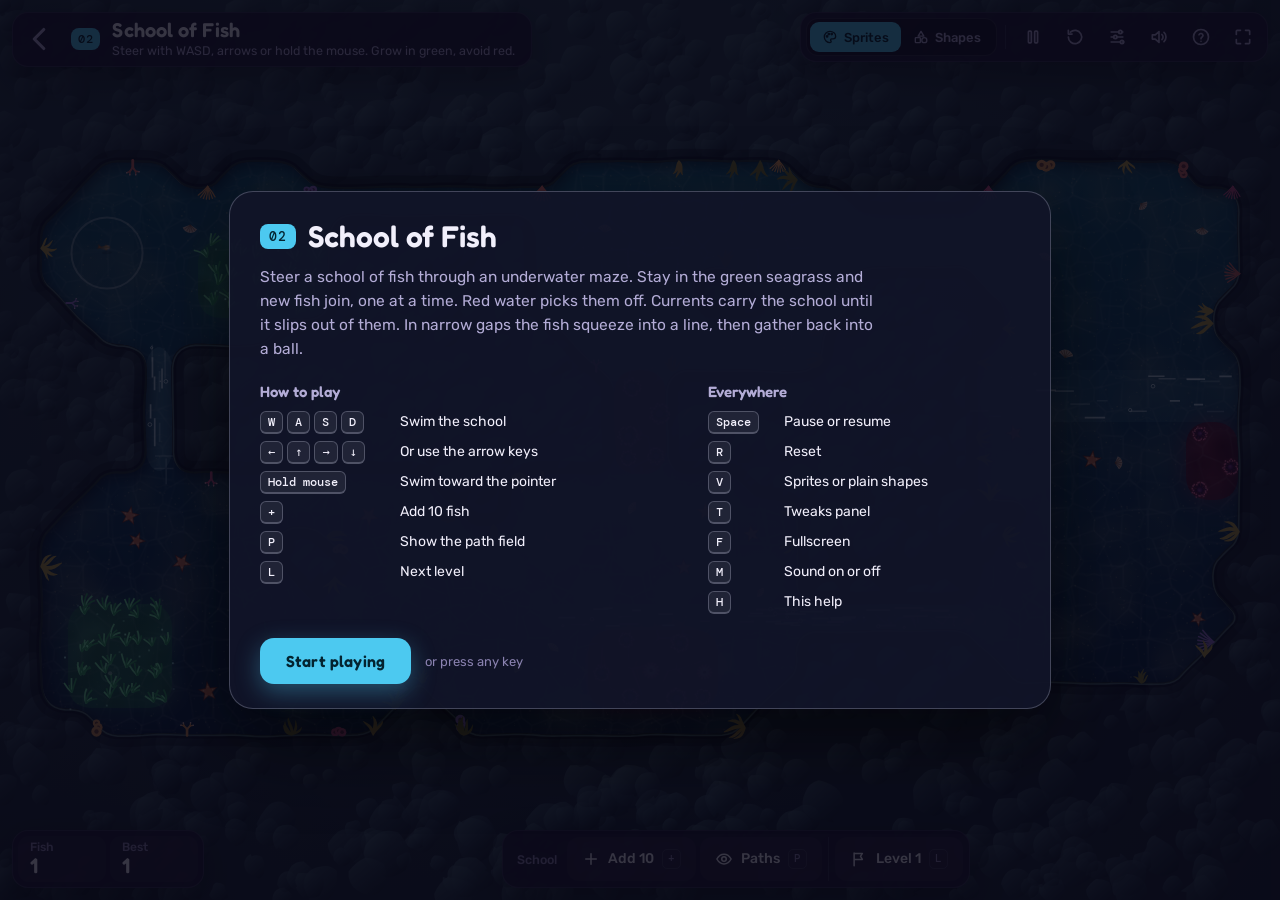
<file: lanhor/flow.html>
<!doctype html>
<html lang="en">
<head>
<meta charset="utf-8">
<meta name="viewport" content="width=device-width, initial-scale=1, viewport-fit=cover">
<title>Toy</title>
<link rel="stylesheet" href="kit.css">
</head>
<body>
<script src="kit.js"></script>
<script>
'use strict';
(() => {
  const U = Kit.util;
  const { TAU, clamp, smoothstep } = U;

  // ================================================================== config
  /* Level legend
   *   #  rock (wall)        .  open water        S  school start
   *   G  green zone (grow)  X  red zone (thin)
   *   > < ^ v  current. Squeezed between rock it is a fast one-way jet; in open water a gentler drift. */
  const LEVELS = [
    {   // reef: squeeze, jet, sideways drift, up-jet home, red-guarded shortcut
      map: [
        '################################################',
        '###...##...##########.........########.......###',
        '##..............................#####..........#',
        '#...........########...........................#',
        '#..S...GGGGG########...........................#',
        '#......GGGGG########......##....#####..........#',
        '##.....GGGGG########......###...######........##',
        '###.......###########..........#######........##',
        '#####^################.........######..........#',
        '#####^#################XX############>>>>>>>>>>#',
        '#####^#################XX############>>>>>>>>>>#',
        '#####^#################XX############........XX#',
        '#####^#################XX############........XX#',
        '###.............###.........#########........XX#',
        '##...............##...........#########........#',
        '#.........##..................########.........#',
        '#.........###.................#######.........##',
        '#..........#..................#######.........##',
        '#.GGGG..............<<<<<<<<<<<<<<<<<..........#',
        '#.GGGG................XXXXX...#######.........##',
        '#.GGGG................XXXXX...########.......###',
        '#.GGGG.........#......XXXXX..###################',
        '###...........###...........####################',
        '################################################',
      ],
    },
    {   // eddy: a current circles the central island, a long bent squeeze, a return jet
      map: [
        '################################################',
        '################################################',
        '################............####################',
        '###############.........................########',
        '##############.............##.#########.########',
        '##############.............#..#########.########',
        '###..GGGG.####................#########.########',
        '##...GGGG..###...>>>>>>>vv....#########.########',
        '#....GGGG..###...>>>>>>>vv....#########.########',
        '#....GGGG..###...^^#####vv....########........##',
        '#..........###...^^#####vvXX..#######.........##',
        '#................^^#####vvXX..#######..........#',
        '#...S............^^#####vvXX..######...........#',
        '#..........###...^^#####vv....######.....##....#',
        '#..........###...^^<<<<<<<....######.....##....#',
        '#..........###...^^<<<<<<<....######...........#',
        '##........####................######...........#',
        '###......#####................<<<<<<.......GGG.#',
        '##############..##...........#######.......GGG.#',
        '##############...............#######.......GGG.#',
        '###############...............XXXXXX.......GGG.#',
        '################.............#XXXXXX#........###',
        '################################################',
        '################################################',
      ],
    },
  ];

  const MAX_FISH = 150;
  const FISH_LEN = 0.45;           // drawn length in tiles
  const FISH_R = 0.14;             // collision radius in tiles (fits 1-tile gaps two abreast)
  const ANCHOR_R = 0.22;
  const SEP_R = 0.42, ALIGN_R = 1.0, COH_R = 1.4, WALL_R = 0.42, AHEAD_R = 0.5, AHEAD_W = 0.28;
  const SEP_R2 = SEP_R * SEP_R, ALIGN_R2 = ALIGN_R * ALIGN_R, COH_R2 = COH_R * COH_R, WALL_R2 = WALL_R * WALL_R;
  const LOS_R = 3.2;               // fish swim straight at the target when they can see it this close
  const CONTROL = 0.25;            // share of steering the player keeps inside a current
  const FISH_CONTROL = 0.4;        // fish are a little nimbler, yet still cannot swim up a jet
  const DRIFT = 0.5;               // open-water currents run at half the jet speed
  const CRUISE = 0.8, MIN_SPEED = 0.55, CATCH_UP = 1.3;
  const K_STEER = 4, K_CUR = 6, K_SEP = 14, K_ALIGN = 1.6, K_COH = 1.1, K_WALL = 16;
  const MILL = 1.25;               // bait-ball swirl speed, tiles/s
  const INF = 1e9;

  const DEF = {
    startSize: 1, maxSchool: 80, swimSpeed: 4, current: 5, joinInterval: 1.4, lossInterval: 0.6,
    separation: 1, alignment: 1, cohesion: 1, showField: false,
  };
  const tw = (id) => (Kit.tweaks[id] !== undefined ? Kit.tweaks[id] : DEF[id]);

  const SHAPE = { red: '#ff3b30', green: '#34c759', blue: '#0a84ff', white: '#ffffff', g0: '#0d0d10', g1: '#1c1c22', g2: '#2c2c34', g3: '#5a5a66', g4: '#9a9aa6' };
  const FISH_PAL = [
    { body: '#ffc53d', mid: '#f7a823', edge: '#fff1ad', fin: '#ff9419', stripe: '#1d5d9b', line: 'rgba(112,52,0,0.65)' },
    { body: '#ffb02e', mid: '#f08a17', edge: '#ffe3a6', fin: '#ff7a14', stripe: '#164c80', line: 'rgba(112,44,0,0.65)' },
    { body: '#ffe24f', mid: '#f6c12c', edge: '#fffbd2', fin: '#ffad24', stripe: '#2569ad', line: 'rgba(112,72,0,0.6)' },
  ];
  // particle colour codes -> per-view colours
  const PC_GOOD = 0, PC_GOLD = 1, PC_MINT = 2, PC_LOSS = 3, PC_BUBBLE = 4;
  // the loss ring is light: it happens on red, where a red ring would vanish
  const PCOL_SPRITE = ['#9dffc4', '#ffe27a', '#b8ffd9', '#ffd9e1', '#d6f3ff'];
  const PCOL_SHAPE = [SHAPE.green, SHAPE.white, SHAPE.green, SHAPE.white, SHAPE.white];
  const PK_SPARK = 0, PK_RING = 1, PK_BUBBLE = 2;

  // ================================================================== world / level
  let levelIx = 0, MAP = null, COLS = 0, ROWS = 0, N = 0;
  let solid, flowX, flowY, flowMul, isJet, zoneOf, dist, dirX, dirY, heapI, heapK;
  let zones = [], waterTiles = [], currentTiles = [], streakTiles = [], startTile = 0;
  let rockLoops = [], currentLoops = [], jetLoops = [];
  let kelp = [], coral = [], critters = [], blades = [], plankton = [], urchins = [], streaks = [], bubbles = [];
  const FLOW = { '>': [1, 0], '<': [-1, 0], '^': [0, -1], v: [0, 1] };
  const DIR4 = [[1, 0], [-1, 0], [0, 1], [0, -1]];

  const solidCR = (c, r) => c < 0 || r < 0 || c >= COLS || r >= ROWS || solid[r * COLS + c] === 1;
  const solidAt = (x, y) => solidCR(Math.floor(x), Math.floor(y));
  const tileAt = (x, y) => {
    const c = Math.floor(x), r = Math.floor(y);
    return c < 0 || r < 0 || c >= COLS || r >= ROWS ? -1 : r * COLS + c;
  };
  const charAt = (i) => MAP[(i / COLS) | 0][i % COLS];

  function loadLevel(ix) {
    levelIx = ix;
    MAP = LEVELS[ix].map;
    ROWS = MAP.length; COLS = MAP[0].length; N = COLS * ROWS;
    solid = new Uint8Array(N); isJet = new Uint8Array(N);
    flowX = new Float32Array(N); flowY = new Float32Array(N); flowMul = new Float32Array(N);
    dist = new Float32Array(N); dirX = new Float32Array(N); dirY = new Float32Array(N);
    zoneOf = new Int16Array(N).fill(-1);
    heapI = new Int32Array(N * 8 + 8); heapK = new Float32Array(N * 8 + 8);
    waterTiles = []; currentTiles = [];
    for (let r = 0; r < ROWS; r++) for (let c = 0; c < COLS; c++) {
      const ch = MAP[r][c], i = r * COLS + c;
      if (ch === '#') { solid[i] = 1; continue; }
      waterTiles.push(i);
      if (ch === 'S') startTile = i;
      const f = FLOW[ch];
      if (f) { flowX[i] = f[0]; flowY[i] = f[1]; currentTiles.push(i); }
    }
    for (const i of currentTiles) {
      const c = i % COLS, r = (i / COLS) | 0;
      const squeezed = flowX[i] !== 0 ? solidCR(c, r - 1) && solidCR(c, r + 1) : solidCR(c - 1, r) && solidCR(c + 1, r);
      isJet[i] = squeezed ? 1 : 0;
      flowMul[i] = squeezed ? 1 : DRIFT;
    }
    const jets = currentTiles.filter((i) => isJet[i]);
    streakTiles = currentTiles.concat(jets, jets);   // jets get three times the streaks
    buildZones();
    rockLoops = traceLoops(solidCR).map((l) => smoothLoop(l, 0.06));
    currentLoops = traceLoops((c, r) => !solidCR(c, r) && flowMul[r * COLS + c] > 0).map((l) => smoothLoop(l, 0));
    jetLoops = traceLoops((c, r) => !solidCR(c, r) && isJet[r * COLS + c] === 1).map((l) => smoothLoop(l, 0));
    placeDecor();
  }

  function buildZones() {
    zones = [];
    for (const i of waterTiles) {
      const ch = charAt(i);
      if ((ch !== 'G' && ch !== 'X') || zoneOf[i] >= 0) continue;
      const z = {
        id: zones.length, kind: ch === 'G' ? 'green' : 'red', tiles: [], loops: null, path: null, rects: null,
        count: 0, progress: 0, timer: 0, pulse: 0, glow: 0, streak: 0, away: 0, full: false, sx: 0, sy: 0,
      };
      const stack = [i];
      zoneOf[i] = z.id;
      while (stack.length) {
        const t = stack.pop();
        z.tiles.push(t);
        const c = t % COLS, r = (t / COLS) | 0;
        for (const [dc, dr] of DIR4) {
          const nc = c + dc, nr = r + dr;
          if (nc < 0 || nr < 0 || nc >= COLS || nr >= ROWS) continue;
          const n = nr * COLS + nc;
          if (zoneOf[n] < 0 && MAP[nr][nc] === ch) { zoneOf[n] = z.id; stack.push(n); }
        }
      }
      z.loops = traceLoops((c, r) => c >= 0 && r >= 0 && c < COLS && r < ROWS && zoneOf[r * COLS + c] === z.id).map((l) => smoothLoop(l, 0));
      zones.push(z);
    }
    for (const z of zones) if (z.kind === 'green') pickSpawn(z);
  }

  function pickSpawn(z) {
    const t = z.tiles[(Math.random() * z.tiles.length) | 0];
    z.sx = (t % COLS) + 0.5 + U.rand(-0.2, 0.2);
    z.sy = ((t / COLS) | 0) + 0.5 + U.rand(-0.2, 0.2);
  }

  /** Marching squares over tile centres. Returns closed loops [x0,y0,x1,y1,...] in tile units. */
  function traceLoops(isSolid) {
    const SW = COLS + 2, SH = ROWS + 2;
    const smp = new Uint8Array(SW * SH);
    for (let j = 0; j < SH; j++) for (let i = 0; i < SW; i++) smp[j * SW + i] = isSolid(i - 1, j - 1) ? 1 : 0;
    const adj = new Map();
    const add = (a, b) => { if (!adj.has(a)) adj.set(a, []); adj.get(a).push(b); };
    const link = (a, b) => { add(a, b); add(b, a); };
    for (let j = 0; j < SH - 1; j++) for (let i = 0; i < SW - 1; i++) {
      const k = smp[j * SW + i] * 8 + smp[j * SW + i + 1] * 4 + smp[(j + 1) * SW + i + 1] * 2 + smp[(j + 1) * SW + i];
      if (k === 0 || k === 15) continue;
      const top = (j * SW + i) * 2, bot = ((j + 1) * SW + i) * 2, lef = (j * SW + i) * 2 + 1, rig = (j * SW + i + 1) * 2 + 1;
      switch (k) {
        case 1: case 14: link(lef, bot); break;
        case 2: case 13: link(bot, rig); break;
        case 3: case 12: link(lef, rig); break;
        case 4: case 11: link(top, rig); break;
        case 6: case 9: link(top, bot); break;
        case 7: case 8: link(top, lef); break;
        case 5: link(top, lef); link(bot, rig); break;   // diagonal solids stay joined (no corner cutting)
        case 10: link(top, rig); link(lef, bot); break;
        default: break;
      }
    }
    const loops = [], used = new Set();
    for (const start of adj.keys()) {
      if (used.has(start)) continue;
      const pts = [];
      let prev = -1, cur = start;
      do {
        used.add(cur);
        const e = cur >> 1, i = e % SW, j = (e / SW) | 0;
        if (cur & 1) pts.push(i - 0.5, j); else pts.push(i, j - 0.5);
        const nb = adj.get(cur);
        const next = nb[0] !== prev ? nb[0] : nb[1];
        prev = cur; cur = next;
      } while (cur !== start);
      loops.push(pts);
    }
    return loops;
  }

  /** Optional organic wobble along the normal, then two Chaikin passes for round blobs. */
  function smoothLoop(p, wobble) {
    let pts = p;
    if (wobble) {
      const n = pts.length / 2, out = new Array(pts.length);
      for (let k = 0; k < n; k++) {
        const a = ((k + n - 1) % n) * 2, b = ((k + 1) % n) * 2, x = pts[k * 2], y = pts[k * 2 + 1];
        let nx = -(pts[b + 1] - pts[a + 1]), ny = pts[b] - pts[a];
        const m = Math.hypot(nx, ny) || 1;
        nx /= m; ny /= m;
        const w = wobble * (Math.sin(x * 2.3 + y * 1.7) * 0.6 + Math.sin(x * 5.3 - y * 3.9) * 0.4);
        out[k * 2] = x + nx * w; out[k * 2 + 1] = y + ny * w;
      }
      pts = out;
    }
    for (let it = 0; it < 2; it++) {
      const n = pts.length / 2, out = [];
      for (let k = 0; k < n; k++) {
        const ax = pts[k * 2], ay = pts[k * 2 + 1], bx = pts[((k + 1) % n) * 2], by = pts[((k + 1) % n) * 2 + 1];
        out.push(ax * 0.75 + bx * 0.25, ay * 0.75 + by * 0.25, ax * 0.25 + bx * 0.75, ay * 0.25 + by * 0.75);
      }
      pts = out;
    }
    return pts;
  }

  /** Seeded decoration spots (tile units): kelp + coral on rock edges, seagrass, plankton, urchins, floor critters. */
  function placeDecor() {
    const rnd = U.mulberry32(97 + levelIx * 131);
    kelp = []; coral = []; critters = []; blades = []; plankton = []; urchins = [];
    const plain = (c, r) => !solidCR(c, r) && (MAP[r][c] === '.' || MAP[r][c] === 'S');
    for (const i of waterTiles) {
      const c = i % COLS, r = (i / COLS) | 0;
      if (!plain(c, r)) continue;
      for (const [dc, dr] of DIR4) {
        if (!solidCR(c + dc, r + dr) || !plain(c - dc, r - dr) || solidCR(c - 2 * dc, r - 2 * dr)) continue;
        const roll = rnd(), along = rnd() * 0.6 - 0.3;
        const x = c + 0.5 + dc * 0.56 - dr * along, y = r + 0.5 + dr * 0.56 + dc * along;
        if (roll < 0.24) kelp.push({ x, y, nx: -dc, ny: -dr, n: 3 + ((rnd() * 3) | 0), len: 0.55 + rnd() * 0.35, ph: rnd() * TAU, hue: rnd() < 0.5 ? 0 : 1 });
        else if (roll < 0.36) coral.push({ x, y, nx: -dc, ny: -dr, type: (rnd() * 3) | 0, s: 0.5 + rnd() * 0.25, col: (rnd() * 4) | 0, seed: (rnd() * 1e6) | 0 });
      }
      const far = !solidCR(c - 1, r) && !solidCR(c + 1, r) && !solidCR(c, r - 1) && !solidCR(c, r + 1);
      if (far && rnd() < 0.05) critters.push({ x: c + 0.3 + rnd() * 0.4, y: r + 0.3 + rnd() * 0.4, type: rnd() < 0.5 ? 0 : 1, a: rnd() * TAU, s: 0.28 + rnd() * 0.1 });
    }
    for (const z of zones) {
      const zr = U.mulberry32(500 + levelIx * 131 + z.id * 17);   // own stream: map edits elsewhere keep this zone's look
      for (const t of z.tiles) {
        const c = t % COLS, r = (t / COLS) | 0;
        if (z.kind === 'green') {
          for (let k = 0; k < 2; k++) {   // tufts of blades fanning from one root
            const x = c + 0.15 + zr() * 0.7, y = r + 0.15 + zr() * 0.7, lean = -Math.PI / 2 + (zr() - 0.5) * 0.9, ph = zr() * TAU;
            for (let j = 0; j < 4; j++) blades.push({ x, y, a: lean + (j - 1.5) * 0.38, len: 0.3 + zr() * 0.28, ph: ph + j * 0.4, shade: j % 2 });
          }
          if (zr() < 0.85) plankton.push({ z: z.id, hx: c + zr(), hy: r + zr(), r: 0.08 + zr() * 0.3, sp: 0.4 + zr() * 0.9, ph: zr() * TAU });
        } else if ((c + r) % 2 === 0 || zr() < 0.25) {   // evenly spread: spiky, yet the fish stay readable on top
          urchins.push({ z: z.id, x: c + 0.25 + zr() * 0.5, y: r + 0.25 + zr() * 0.5, s: 0.75 + zr() * 0.4, ph: zr() * TAU, kind: zr() < 0.65 ? 0 : 1 });
        }
      }
    }
    streaks = [];
    for (let k = 0; k < streakTiles.length * 1.1; k++) { const s = { x: 0, y: 0, dx: 1, dy: 0, k: 1, life: 0, max: 1, len: 0.5, r: 0, ph: 0 }; respawnStreak(s, true); streaks.push(s); }
    bubbles = [];
    for (let k = 0; k < streakTiles.length * 0.35; k++) { const b = { x: 0, y: 0, dx: 1, dy: 0, k: 1, life: 0, max: 1, len: 0.5, r: 0, ph: 0 }; respawnStreak(b, true); bubbles.push(b); }
  }

  function respawnStreak(s, scatter) {
    const t = streakTiles[(Math.random() * streakTiles.length) | 0];
    s.x = (t % COLS) + 0.15 + Math.random() * 0.7;
    s.y = ((t / COLS) | 0) + 0.15 + Math.random() * 0.7;
    s.max = U.rand(0.7, 1.6);
    s.life = scatter ? Math.random() * s.max : 0;
    s.len = U.rand(0.35, 0.8);
    s.r = U.rand(0.035, 0.075);
    s.ph = Math.random() * TAU;
  }

  // ================================================================== entities
  const S = {
    fish: [], ghosts: [],
    anchor: { x: 0, y: 0, px: 0, py: 0, vx: 0, vy: 0, tile: -1, inCur: false },
    prog: { x: 0, y: 0 },
    idle: 10, steerVis: 0, millDir: 1,
    intro: false, introVis: 0,   // opening cue: rings mark the school until the player first steers
    cx: 0, cy: 0, spread: 0,
    best: 1, lastN: -1, amb: 0,
    tips: { join: false, red: false, cur: false },
  };
  const hash = new Kit.SpatialHash(COH_R);
  const spot = { x: 0, y: 0 };

  const cap = () => Math.round(tw('maxSchool'));
  const ballRadius = (n) => 0.35 + 0.23 * Math.sqrt(n);
  const clearOfWalls = (x, y, r) => !solidAt(x - r, y - r) && !solidAt(x + r, y - r) && !solidAt(x - r, y + r) && !solidAt(x + r, y + r);

  function makeFish(x, y) {
    return {
      x, y, px: x, py: y, vx: U.rand(-0.4, 0.4), vy: U.rand(-0.4, 0.4), ang: U.rand(0, TAU), ph: U.rand(0, TAU),
      v: (Math.random() * FISH_PAL.length) | 0, sz: U.rand(0.9, 1.08), pop: 0, wob: U.rand(0, TAU),
    };
  }

  /** A random wall-free point within rad of (x, y); falls back to (x, y). */
  function freeSpot(x, y, rad) {
    for (let k = 0; k < 20; k++) {
      const a = Math.random() * TAU, d = Math.sqrt(Math.random()) * rad;
      const px = x + Math.cos(a) * d, py = y + Math.sin(a) * d;
      if (clearOfWalls(px, py, FISH_R + 0.03) && clearLine(x, y, px, py)) { spot.x = px; spot.y = py; return spot; }
    }
    spot.x = x; spot.y = y;
    return spot;
  }

  /** Water tiles nearest to tile t (BFS), enough to scatter n fish over. */
  function tilesAround(t, n) {
    const want = Math.max(1, Math.ceil(n / 3)), seen = new Set([t]), out = [t];
    for (let q = 0; q < out.length && out.length < want; q++) {
      const c = out[q] % COLS, r = (out[q] / COLS) | 0;
      for (const [dc, dr] of DIR4) {
        if (solidCR(c + dc, r + dr)) continue;
        const nt = (r + dr) * COLS + c + dc;
        if (!seen.has(nt)) { seen.add(nt); out.push(nt); }
      }
    }
    return out;
  }

  function placeSchoolAt(t, n) {
    S.fish.length = 0;
    const pool = tilesAround(t, n);
    for (let k = 0; k < n; k++) {
      const p = pool[k % pool.length];
      const f = makeFish((p % COLS) + 0.5 + U.rand(-0.3, 0.3), ((p / COLS) | 0) + 0.5 + U.rand(-0.3, 0.3));
      f.pop = 1;
      S.fish.push(f);
    }
  }

  function spawnFish(x, y) {
    const f = makeFish(x, y);
    S.fish.push(f);
    return f;
  }

  function removeFishAt(i, effects) {
    const f = S.fish[i];
    S.fish[i] = S.fish[S.fish.length - 1];
    S.fish.pop();
    if (!effects) return;
    S.ghosts.push({ x: f.x, y: f.y, vx: f.vx * 0.25, vy: f.vy * 0.25, ang: f.ang, v: f.v, ph: f.ph, sz: f.sz, t: 0, spin: U.rand(-4, 4) });
    emit(PK_RING, f.x, f.y, 0, 0, 0.6, 0.8, PC_LOSS);
    for (let k = 0; k < 6; k++) emit(PK_BUBBLE, f.x + U.rand(-0.15, 0.15), f.y + U.rand(-0.15, 0.15), U.rand(-0.5, 0.5), U.rand(-1.3, -0.5), U.rand(0.6, 1.1), U.rand(0.04, 0.09), PC_BUBBLE);
  }

  // particles: one fixed pool, recycled round-robin
  const parts = [];
  for (let i = 0; i < 480; i++) parts.push({ on: false, k: 0, x: 0, y: 0, vx: 0, vy: 0, t: 0, life: 1, s: 0, c: 0 });
  let partNext = 0;
  function emit(k, x, y, vx, vy, life, s, c) {
    const p = parts[partNext];
    partNext = (partNext + 1) % parts.length;
    p.on = true; p.k = k; p.x = x; p.y = y; p.vx = vx; p.vy = vy; p.t = 0; p.life = life; p.s = s; p.c = c;
  }
  function fxJoin(x, y, big) {
    emit(PK_RING, x, y, 0, 0, 0.65, big ? 1 : 0.6, PC_GOOD);
    const n = big ? 8 : 4;
    for (let k = 0; k < n; k++) {
      const a = (k / n) * TAU + Math.random() * 0.5, sp = U.rand(0.7, 1.7);
      emit(PK_SPARK, x, y, Math.cos(a) * sp, Math.sin(a) * sp, U.rand(0.4, 0.75), U.rand(0.08, 0.15), k % 2 ? PC_GOLD : PC_MINT);
    }
  }

  // ================================================================== simulation
  // ---- path field: Dijkstra from the anchor tile, aware of one-way jets
  const D8C = [1, -1, 0, 0, 1, 1, -1, -1], D8R = [0, 0, 1, -1, 1, -1, 1, -1];
  const D8L = [1, 1, 1, 1, Math.SQRT2, Math.SQRT2, Math.SQRT2, Math.SQRT2];
  let heapN = 0, popKey = 0;
  function heapPush(i, k) {
    let n = heapN++;
    while (n > 0) {
      const p = (n - 1) >> 1;
      if (heapK[p] <= k) break;
      heapI[n] = heapI[p]; heapK[n] = heapK[p]; n = p;
    }
    heapI[n] = i; heapK[n] = k;
  }
  function heapPop() {
    const top = heapI[0];
    popKey = heapK[0];
    const li = heapI[--heapN], lk = heapK[heapN];
    let n = 0;
    for (;;) {
      let c = n * 2 + 1;
      if (c >= heapN) break;
      if (c + 1 < heapN && heapK[c + 1] < heapK[c]) c++;
      if (heapK[c] >= lk) break;
      heapI[n] = heapI[c]; heapK[n] = heapK[c]; n = c;
    }
    heapI[n] = li; heapK[n] = lk;
    return top;
  }
  const cornerCut = (c, r, dc, dr) => dc !== 0 && dr !== 0 && (solidCR(c + dc, r) || solidCR(c, r + dr));

  /** Cost for a fish to move from tile u to neighbour v (direction dx,dy of length len). */
  function moveCost(u, v, dx, dy, len) {
    const s = tw('current');
    let cost = len;
    if (s <= 0.2) return cost;
    for (let n = 0; n < 2; n++) {
      const t = n === 0 ? u : v;
      if (flowMul[t] === 0) continue;
      const along = (dx * flowX[t] + dy * flowY[t]) / len;
      if (along < -0.25) {
        if (isJet[t] && s * flowMul[t] > CONTROL * tw('swimSpeed') * CATCH_UP) return INF;
        cost *= 4;
      } else cost *= along > 0.5 ? 0.45 : 1.25;
    }
    return cost;
  }

  function computeField() {
    dist.fill(INF); dirX.fill(0); dirY.fill(0);
    const a = S.anchor.tile;
    if (a < 0) return;
    heapN = 0; dist[a] = 0; heapPush(a, 0);
    while (heapN > 0) {
      const v = heapPop();
      if (popKey > dist[v]) continue;
      const vc = v % COLS, vr = (v / COLS) | 0;
      for (let k = 0; k < 8; k++) {
        const uc = vc + D8C[k], ur = vr + D8R[k];
        if (solidCR(uc, ur) || cornerCut(vc, vr, D8C[k], D8R[k])) continue;
        const u = ur * COLS + uc;
        const nd = popKey + moveCost(u, v, -D8C[k], -D8R[k], D8L[k]);
        if (nd < dist[u]) { dist[u] = nd; heapPush(u, nd); }
      }
    }
    // downhill direction per tile: slope-weighted sum over legal moves
    for (const u of waterTiles) {
      if (u === a || dist[u] >= INF) continue;
      const uc = u % COLS, ur = (u / COLS) | 0;
      let gx = 0, gy = 0;
      for (let k = 0; k < 8; k++) {
        const dc = D8C[k], dr = D8R[k];
        if (solidCR(uc + dc, ur + dr) || cornerCut(uc, ur, dc, dr)) continue;
        const v = (ur + dr) * COLS + uc + dc;
        const drop = dist[u] - dist[v];
        if (drop <= 0 || moveCost(u, v, dc, dr, D8L[k]) >= INF) continue;
        const w = (drop * drop) / (D8L[k] * D8L[k] * D8L[k]);
        gx += dc * w; gy += dr * w;
      }
      const m = Math.hypot(gx, gy);
      if (m > 0) { dirX[u] = gx / m; dirY[u] = gy / m; }
    }
  }

  let fdx = 0, fdy = 0;
  /** Bilinear blend of the field around (x, y), ignoring tiles a fish could not reach directly. */
  function sampleField(x, y) {
    const own = tileAt(x, y), oc = own % COLS, or = (own / COLS) | 0;
    const gx = x - 0.5, gy = y - 0.5, c0 = Math.floor(gx), r0 = Math.floor(gy), tx = gx - c0, ty = gy - r0;
    let sx = 0, sy = 0;
    for (let k = 0; k < 4; k++) {
      const c = c0 + (k & 1), r = r0 + (k >> 1);
      if (solidCR(c, r)) continue;
      const i = r * COLS + c;
      if (dist[i] >= INF) continue;
      if (c !== oc && r !== or && (solidCR(c, or) || solidCR(oc, r))) continue;
      const w = (k & 1 ? tx : 1 - tx) * (k >> 1 ? ty : 1 - ty);
      if (i === S.anchor.tile) {
        const dx = S.anchor.x - x, dy = S.anchor.y - y, d = Math.hypot(dx, dy) + 1e-6;
        sx += (dx / d) * w; sy += (dy / d) * w;
      } else { sx += dirX[i] * w; sy += dirY[i] * w; }
    }
    const m = Math.hypot(sx, sy);
    if (m > 1e-4) { fdx = sx / m; fdy = sy / m; } else { fdx = dirX[own]; fdy = dirY[own]; }
  }

  function clearLine(x0, y0, x1, y1) {
    const dx = x1 - x0, dy = y1 - y0, n = Math.ceil(Math.hypot(dx, dy) / 0.2);
    for (let i = 1; i < n; i++) if (solidAt(x0 + (dx * i) / n, y0 + (dy * i) / n)) return false;
    return true;
  }

  // ---- walls: soft look-ahead push + hard circle-vs-tile collision
  let wfx = 0, wfy = 0;
  /** A fish only steps into a current that lies on its way to the school (downhill in the path field) or runs
   *  its way (gx, gy); otherwise it treats the current like rock, so a resting school is not drained into it. */
  const shunsCurrent = (from, to, gx, gy) =>
    flowMul[to] > 0 && flowMul[from] === 0 && !(dist[to] < dist[from]) && flowX[to] * gx + flowY[to] * gy <= 0.2;

  /** Push away from nearby rock, and gently from currents the fish shuns. */
  function wallForce(e, gx, gy) {
    wfx = 0; wfy = 0;
    const c0 = Math.floor(e.x), r0 = Math.floor(e.y), own = tileAt(e.x, e.y);
    for (let r = r0 - 1; r <= r0 + 1; r++) for (let c = c0 - 1; c <= c0 + 1; c++) {
      let w = 1;
      if (!solidCR(c, r)) {
        if (own < 0 || !shunsCurrent(own, r * COLS + c, gx, gy)) continue;
        w = 0.6;
      }
      const dx = e.x - clamp(e.x, c, c + 1), dy = e.y - clamp(e.y, r, r + 1), d2 = dx * dx + dy * dy;
      if (d2 >= WALL_R2 || d2 < 1e-10) continue;
      const d = Math.sqrt(d2), k = 1 - d / WALL_R;
      wfx += (dx / d) * k * k * w; wfy += (dy / d) * k * k * w;
    }
  }
  function collide(e, rad) {
    for (let it = 0; it < 2; it++) {
      const c0 = Math.floor(e.x), r0 = Math.floor(e.y);
      let hit = false;
      for (let r = r0 - 1; r <= r0 + 1; r++) for (let c = c0 - 1; c <= c0 + 1; c++) {
        if (!solidCR(c, r)) continue;
        const dx = e.x - clamp(e.x, c, c + 1), dy = e.y - clamp(e.y, r, r + 1), d2 = dx * dx + dy * dy;
        if (d2 >= rad * rad || d2 < 1e-10) continue;
        const d = Math.sqrt(d2), nx = dx / d, ny = dy / d;
        e.x += nx * (rad - d); e.y += ny * (rad - d);
        const vn = e.vx * nx + e.vy * ny;
        if (vn < 0) { e.vx -= vn * nx; e.vy -= vn * ny; }
        hit = true;
      }
      if (!hit) break;
    }
    if (solidAt(e.x, e.y)) { e.x = e.px; e.y = e.py; e.vx *= -0.3; e.vy *= -0.3; }
  }

  // ---- the anchor (the invisible point the player steers)
  function stepAnchor(dt) {
    const A = S.anchor;
    readSteer();
    const ix = steerIn.x, iy = steerIn.y, steering = steerIn.on;
    S.idle = steering ? 0 : S.idle + dt;
    if (steering) S.intro = false;

    const vmax = tw('swimSpeed');
    const ti = tileAt(A.x, A.y);
    const fm = ti >= 0 ? flowMul[ti] * tw('current') : 0;
    if (fm > 0) {
      // the current takes over; the player keeps a quarter of the control
      const k = Math.min(1, 6 * dt);
      A.vx += (flowX[ti] * fm + ix * vmax * CONTROL - A.vx) * k;
      A.vy += (flowY[ti] * fm + iy * vmax * CONTROL - A.vy) * k;
      if (!A.inCur) enterCurrent(ti);
    } else {
      A.inCur = false;
      if (steering) {
        const k = Math.min(1, 7 * dt);
        A.vx += (ix * vmax - A.vx) * k; A.vy += (iy * vmax - A.vy) * k;
        cornerAssist(A, ix, iy, vmax, dt);
      } else {
        const k = Math.exp(-4 * dt);   // coast about one tile, so a released school can stop inside a zone
        A.vx *= k; A.vy *= k;
      }
      leash(A);
    }
    A.px = A.x; A.py = A.y;
    A.x += A.vx * dt; A.y += A.vy * dt;
    collide(A, ANCHOR_R);
  }

  /** Slide around rock corners so a slightly-off push still finds a narrow gap. */
  function cornerAssist(A, ix, iy, vmax, dt) {
    const m = Math.hypot(ix, iy), dx = ix / m, dy = iy / m;
    if (!solidAt(A.x + dx * (ANCHOR_R + 0.2), A.y + dy * (ANCHOR_R + 0.2))) return;
    const px = -dy, py = dx;
    const open = (s) => !solidAt(A.x + px * s * 0.55, A.y + py * s * 0.55) && !solidAt(A.x + dx * 0.75 + px * s * 0.55, A.y + dy * 0.75 + py * s * 0.55);
    const a = open(1), b = open(-1);
    if (a === b) return;
    const s = a ? 1 : -1, k = Math.min(1, 8 * dt) * vmax * 0.8;
    A.vx += px * s * k; A.vy += py * s * k;
  }

  /** Keep the anchor within reach of the school: past the leash it cannot move further away, so the
   *  school is never abandoned behind a wall (it is never dragged back either; the fish come to it). */
  function leash(A) {
    const n = S.fish.length;
    if (!n) return;
    const dx = S.cx - A.x, dy = S.cy - A.y, d = Math.hypot(dx, dy);
    const lim = 2.5 + 0.35 * Math.sqrt(n);
    if (d < lim - 0.5) return;
    const ux = dx / d, uy = dy / d, away = -(A.vx * ux + A.vy * uy);
    if (away > 0) { const k = smoothstep(lim - 0.5, lim + 0.5, d); A.vx += ux * away * k; A.vy += uy * away * k; }
  }

  function enterCurrent(ti) {
    S.anchor.inCur = true;
    Kit.sfx('whoosh', { gap: 1400, pitch: isJet[ti] ? 1.15 : 0.8, vol: 0.7 });
    for (let k = 0; k < 6; k++) emit(PK_BUBBLE, S.anchor.x + U.rand(-0.3, 0.3), S.anchor.y + U.rand(-0.3, 0.3), flowX[ti] * 1.5 + U.rand(-0.4, 0.4), flowY[ti] * 1.5 + U.rand(-0.4, 0.4), U.rand(0.5, 0.9), U.rand(0.04, 0.08), PC_BUBBLE);
    if (!S.tips.cur) {
      S.tips.cur = true;
      Kit.toast(Kit.t({ sprite: 'The current carries the school', abstract: 'The flow carries the group' }), { tone: 'info' });
    }
  }

  // ---- the fish (boids that follow the path field to the anchor)
  let qf = null, qsx = 0, qsy = 0, qax = 0, qay = 0, qan = 0, qcx = 0, qcy = 0, qcn = 0, qgx = 0, qgy = 0, qahead = 9;
  function visit(o) {
    if (o === qf) return;
    let dx = qf.x - o.x, dy = qf.y - o.y;
    const d2 = dx * dx + dy * dy;
    if (d2 > COH_R2) return;
    if (d2 < SEP_R2) {
      if (d2 < 1e-8) { dx = Math.random() - 0.5; dy = Math.random() - 0.5; }
      const d = Math.hypot(dx, dy), k = 1 - Math.min(d, SEP_R) / SEP_R;
      qsx += (dx / d) * k * (1 + k); qsy += (dy / d) * k * (1 + k);
    }
    if (d2 < AHEAD_R * AHEAD_R) {   // closest fish straight ahead along my route (queueing)
      const fwd = -(dx * qgx + dy * qgy);
      if (fwd > 0 && fwd < qahead && Math.abs(dy * qgx - dx * qgy) < AHEAD_W) qahead = fwd;
    }
    if (d2 < ALIGN_R2) { qax += o.vx; qay += o.vy; qan++; }
    qcx += o.x; qcy += o.y; qcn++;
  }

  function stepFish(dt) {
    const fish = S.fish, n = fish.length, A = S.anchor;
    hash.clear();
    for (let i = 0; i < n; i++) hash.insert(fish[i], fish[i].x, fish[i].y);
    const fast = tw('swimSpeed') * CATCH_UP, cs = tw('current');
    const wSep = tw('separation') * K_SEP, wAli = tw('alignment') * K_ALIGN, wCoh = tw('cohesion') * K_COH;
    const rb = ballRadius(n);
    const mill = smoothstep(0.4, 1.6, S.idle) * MILL * S.millDir;
    for (let i = 0; i < n; i++) {
      const f = fish[i];
      // route to the anchor: straight when visible and close, else down the path field
      const dx = A.x - f.x, dy = A.y - f.y, de = Math.hypot(dx, dy) + 1e-6;
      const ti = tileAt(f.x, f.y);
      let gx, gy, pd;
      if (de < LOS_R && clearLine(f.x, f.y, A.x, A.y)) { gx = dx / de; gy = dy / de; pd = de; }
      else if (ti >= 0 && dist[ti] < INF) { sampleField(f.x, f.y); gx = fdx; gy = fdy; pd = dist[ti] + 0.5; }
      else { gx = dx / de; gy = dy / de; pd = de; }

      qf = f; qsx = qsy = qax = qay = qcx = qcy = 0; qan = qcn = 0; qgx = gx; qgy = gy; qahead = 9;
      hash.query(f.x, f.y, COH_R, visit);

      // hurry when far (queueing behind the fish ahead, except in a current); near home match the anchor and swirl
      const fm = ti >= 0 ? flowMul[ti] * cs : 0;
      const far = smoothstep(rb * 0.6, rb + 2.5, pd);
      const brake = fm > 0 ? 1 : clamp((qahead - 0.16) / 0.3, 0.15, 1);
      const sp = (CRUISE * smoothstep(0, rb * 0.7, pd) + (fast - CRUISE) * far) * brake;
      let tx = gx * sp, ty = gy * sp;
      const home = 1 - smoothstep(rb, rb * 1.8 + 0.5, pd);
      if (home > 0) {
        tx += A.vx * home * 0.85; ty += A.vy * home * 0.85;
        if (mill !== 0) {
          const m = mill * home * clamp(de / (rb * 0.7 + 0.2), 0.35, 1.2);
          tx -= (dy / de) * m; ty += (dx / de) * m;
        }
      }

      const ctrl = fm > 0 ? FISH_CONTROL : 1;
      let ax = (tx - f.vx) * K_STEER * ctrl + qsx * wSep;
      let ay = (ty - f.vy) * K_STEER * ctrl + qsy * wSep;
      if (qan > 0) { ax += (qax / qan - f.vx) * wAli * ctrl; ay += (qay / qan - f.vy) * wAli * ctrl; }
      if (qcn > 0) { ax += (qcx / qcn - f.x) * wCoh * ctrl; ay += (qcy / qcn - f.y) * wCoh * ctrl; }
      if (fm > 0) { ax += (flowX[ti] * fm - f.vx) * K_CUR; ay += (flowY[ti] * fm - f.vy) * K_CUR; }
      wallForce(f, gx, gy);
      ax += wfx * K_WALL; ay += wfy * K_WALL;
      f.wob += dt * U.rand(-4, 4);
      ax += Math.cos(f.wob) * 0.7; ay += Math.sin(f.wob) * 0.7;

      f.vx += ax * dt; f.vy += ay * dt;
      let s = Math.hypot(f.vx, f.vy);
      const top = fm > 0 ? Math.max(fast, fm * 1.2) : fast;
      if (s > top) { f.vx *= top / s; f.vy *= top / s; s = top; }
      else if (s < MIN_SPEED && fm === 0) {
        if (s > 1e-4) { f.vx *= MIN_SPEED / s; f.vy *= MIN_SPEED / s; }
        else { f.vx = Math.cos(f.ang) * MIN_SPEED; f.vy = Math.sin(f.ang) * MIN_SPEED; }
      }
      f.px = f.x; f.py = f.y;
      f.x += f.vx * dt; f.y += f.vy * dt;
      collide(f, FISH_R);
      const nt = tileAt(f.x, f.y);
      if (nt !== ti && nt >= 0 && ti >= 0 && shunsCurrent(ti, nt, gx, gy)) { f.x = f.px; f.y = f.py; f.vx *= -0.2; f.vy *= -0.2; }
      if (s > 0.05) f.ang = U.angleLerp(f.ang, Math.atan2(f.vy, f.vx), Math.min(1, dt * 10));
      if (f.pop < 1) f.pop = Math.min(1, f.pop + dt * 2.4);
      if (fm > 0 && Math.random() < dt * 1.2) emit(PK_BUBBLE, f.x - Math.cos(f.ang) * 0.25, f.y - Math.sin(f.ang) * 0.25, U.rand(-0.2, 0.2), U.rand(-0.2, 0.2), 0.5, 0.035, PC_BUBBLE);
    }
  }

  function measureSchool() {
    const f = S.fish, n = f.length;
    if (!n) return;
    let sx = 0, sy = 0;
    for (let i = 0; i < n; i++) { sx += f[i].x; sy += f[i].y; }
    S.cx = sx / n; S.cy = sy / n;
    let r = 0;
    for (let i = 0; i < n; i++) r += Math.hypot(f[i].x - S.cx, f[i].y - S.cy);
    S.spread = r / n;
  }

  // ---- zones: green grows the school, red thins it (never below one)
  function updateZones(dt) {
    const fish = S.fish, n = fish.length;
    for (const z of zones) z.count = 0;
    for (let i = 0; i < n; i++) {
      const t = tileAt(fish[i].x, fish[i].y);
      if (t >= 0 && zoneOf[t] >= 0) zones[zoneOf[t]].count++;
    }
    const ct = tileAt(S.cx, S.cy), cz = ct >= 0 ? zoneOf[ct] : -1;
    for (const z of zones) {
      z.pulse = Math.max(0, z.pulse - dt * 2.2);
      if (z.kind === 'green') {
        const on = z.count > 0 && (z.count * 2 >= n || cz === z.id);
        z.glow += ((on ? 1 : 0) - z.glow) * Math.min(1, dt * 5);
        if (on) {
          z.away = 0;
          if (n >= cap()) {
            z.progress = Math.min(1, z.progress + dt);
            if (!z.full) {
              z.full = true;
              Kit.toast(Kit.t({ sprite: 'The school is full', abstract: 'The group is full' }), { tone: 'info' });
              Kit.sfx('buzz', { gap: 600 });
            }
          } else {
            z.full = false;
            z.progress += dt / tw('joinInterval');
            if (z.progress >= 1) { z.progress = 0; joinAt(z); }
          }
        } else {
          z.away += dt;
          z.full = false;
          // a short grace keeps the ring when the school overshoots or a fish mills across the edge
          if (z.away > 1.2) z.progress = Math.max(0, z.progress - dt * 0.6);
          if (z.away > 2.5) z.streak = 0;
        }
      } else {
        z.glow += ((z.count > 0 ? 1 : 0) - z.glow) * Math.min(1, dt * 5);
        if (z.count > 0 && fish.length > 1) {   // live count: two red zones may each take one in the same frame
          z.timer += dt;
          if (z.timer >= tw('lossInterval')) { z.timer = 0; takeFrom(z); }
        } else z.timer = Math.max(0, z.timer - dt);
      }
    }
  }

  function joinAt(z) {
    const f = spawnFish(z.sx, z.sy);
    f.vx = U.rand(-0.5, 0.5); f.vy = U.rand(-0.5, 0.5);
    fxJoin(z.sx, z.sy, true);
    z.pulse = 1;
    Kit.sfx('join', { pitch: 1 + Math.min(0.6, z.streak * 0.04) });
    z.streak++;
    pickSpawn(z);
    if (!S.tips.join) {
      S.tips.join = true;
      Kit.toast(Kit.t({ sprite: 'New fish join while you stay in green', abstract: 'New agents join while you stay in green' }), { tone: 'good' });
    }
  }

  function takeFrom(z) {
    let pick = (Math.random() * z.count) | 0, last = -1;
    for (let i = 0; i < S.fish.length; i++) {
      const t = tileAt(S.fish[i].x, S.fish[i].y);
      if (t < 0 || zoneOf[t] !== z.id) continue;
      last = i;
      if (pick-- === 0) break;
    }
    if (last < 0) return;   // the count is from the frame start; another zone may have taken this fish already
    removeFishAt(last, true);
    z.pulse = 1;
    Kit.sfx('lose', { pitch: U.rand(0.9, 1.1) });
    if (!S.tips.red) {
      S.tips.red = true;
      Kit.toast(Kit.t({ sprite: 'The red water thins the school', abstract: 'Red zone removes agents' }), { tone: 'bad' });
    }
  }

  function updateEffects(dt) {
    for (const p of parts) {
      if (!p.on) continue;
      p.t += dt;
      if (p.t >= p.life) { p.on = false; continue; }
      p.x += p.vx * dt; p.y += p.vy * dt;
      const k = Math.exp(-2.2 * dt);
      p.vx *= k; p.vy *= k;
    }
    for (let i = S.ghosts.length - 1; i >= 0; i--) {
      const g = S.ghosts[i];
      g.t += dt / 0.75;
      g.x += g.vx * dt; g.y += g.vy * dt;
      g.ang += g.spin * dt;
      if (g.t >= 1) { S.ghosts[i] = S.ghosts[S.ghosts.length - 1]; S.ghosts.pop(); }
    }
  }

  function updateStats() {
    const n = S.fish.length;
    if (n === S.lastN) return;
    S.lastN = n;
    Kit.setStat('n', n);
    if (n > S.best) { S.best = n; Kit.setStat('best', n, { neutral: true }); }
  }

  function update(dt) {
    if (!MAP) return;
    const steps = Math.min(10, Math.max(1, Math.ceil(dt * 60 - 1e-6)));
    const h = dt / steps;
    for (let s = 0; s < steps; s++) {
      stepAnchor(h);
      const at = tileAt(S.anchor.x, S.anchor.y);
      if (at >= 0 && at !== S.anchor.tile) { S.anchor.tile = at; computeField(); }
      stepFish(h);
      measureSchool();
    }
    updateZones(dt);
    updateEffects(dt);
    updateStats();
  }

  /** Decorative motion that keeps going behind the help card (stops only on pause). */
  function updateAmbient(adt) {
    S.amb += adt;
    const cs = tw('current');
    for (const s of streaks) {
      s.life += adt;
      const ti = tileAt(s.x, s.y);
      if (s.life >= s.max || ti < 0 || flowMul[ti] === 0) { respawnStreak(s, false); continue; }
      const sp = cs * flowMul[ti] * 0.9 + 0.3;
      s.dx = flowX[ti]; s.dy = flowY[ti]; s.k = 0.6 + flowMul[ti] * 0.8;
      s.x += s.dx * sp * adt; s.y += s.dy * sp * adt;
    }
    for (const b of bubbles) {
      b.life += adt;
      const ti = tileAt(b.x, b.y);
      if (b.life >= b.max || ti < 0 || flowMul[ti] === 0) { respawnStreak(b, false); continue; }
      const sp = cs * flowMul[ti] * 0.75 + 0.2, w = Math.sin(S.amb * 6 + b.ph) * 0.35;
      b.x += (flowX[ti] * sp - flowY[ti] * w) * adt; b.y += (flowY[ti] * sp + flowX[ti] * w) * adt;
    }
    for (const f of S.fish) {
      f.ph += adt * (6 + Math.hypot(f.vx, f.vy) * 3.5);
      if (f.ph > TAU) f.ph -= TAU;
    }
    const target = S.idle < 0.08 || tw('showField') ? 1 : 0;
    S.steerVis += (target - S.steerVis) * Math.min(1, adt * (target ? 10 : 1.8));
    S.introVis += ((S.intro ? 1 : 0) - S.introVis) * Math.min(1, adt * 3);
  }

  // ---- whole-school helpers (reset, tests, buttons)
  function resetSchool() {
    S.ghosts.length = 0;
    for (const p of parts) p.on = false;
    const A = S.anchor;
    A.x = A.px = (startTile % COLS) + 0.5; A.y = A.py = ((startTile / COLS) | 0) + 0.5;
    A.vx = A.vy = 0; A.inCur = false;
    S.prog.x = S.prog.y = 0;
    S.idle = 10;
    S.intro = true;
    S.millDir = Math.random() < 0.5 ? 1 : -1;
    for (const z of zones) {
      z.progress = 0; z.timer = 0; z.pulse = 0; z.glow = 0; z.streak = 0; z.away = 0; z.full = false;
      if (z.kind === 'green') pickSpawn(z);
    }
    const n = clamp(Math.round(tw('startSize')), 1, cap());
    placeSchoolAt(startTile, n);
    A.tile = tileAt(A.x, A.y);
    computeField();
    measureSchool();
    S.best = n; S.lastN = n;
    Kit.setStat('n', n, { quiet: true });
    Kit.setStat('best', n, { quiet: true });
  }

  function addTen() {
    let added = 0;
    for (let k = 0; k < 10 && S.fish.length < cap(); k++) {
      const base = S.fish[(Math.random() * S.fish.length) | 0] || S.anchor;
      const p = freeSpot(base.x, base.y, 0.7);
      spawnFish(p.x, p.y);
      fxJoin(p.x, p.y, false);
      added++;
    }
    if (added) Kit.sfx('pop', { pitch: 1.15 });
    else {
      Kit.toast(Kit.t({ sprite: 'The school is full', abstract: 'The group is full' }), { tone: 'info' });
      Kit.sfx('buzz');
    }
    updateStats();
  }

  function trimToCap(v) {
    while (S.fish.length > v) removeFishAt(S.fish.length - 1, true);
    updateStats();
  }

  function setSchoolSize(n) {
    n = clamp(Math.round(n), 1, MAX_FISH);
    if (n > cap()) Kit.setTweak('maxSchool', n);
    while (S.fish.length > n) removeFishAt(S.fish.length - 1, false);
    while (S.fish.length < n) {
      const base = S.fish[(Math.random() * S.fish.length) | 0] || S.anchor;
      const p = freeSpot(base.x, base.y, 0.7);
      spawnFish(p.x, p.y).pop = 1;
    }
    measureSchool();
    updateStats();
  }

  function setAnchorTile(c, r) {
    let t = tileAt(c + 0.5, r + 0.5);
    if (t < 0 || solid[t]) {   // snap to the nearest water tile
      let best = waterTiles[0], bd = INF;
      for (const w of waterTiles) { const d = U.dist2(w % COLS, (w / COLS) | 0, c, r); if (d < bd) { bd = d; best = w; } }
      t = best;
    }
    const A = S.anchor;
    A.x = A.px = (t % COLS) + 0.5; A.y = A.py = ((t / COLS) | 0) + 0.5;
    A.vx = A.vy = 0;
    A.tile = t;
    S.intro = false;
    placeSchoolAt(t, S.fish.length);
    computeField();
    measureSchool();
  }

  // ================================================================== input
  const steerIn = { x: 0, y: 0, on: false };
  /** Merge WASD / arrows (8-way), the held mouse (toward the pointer, easing in near it) and test steering. */
  function readSteer() {
    const A = S.anchor;
    let ix = 0, iy = 0;
    if (Kit.held('KeyD', 'ArrowRight')) ix += 1;
    if (Kit.held('KeyA', 'ArrowLeft')) ix -= 1;
    if (Kit.held('KeyS', 'ArrowDown')) iy += 1;
    if (Kit.held('KeyW', 'ArrowUp')) iy -= 1;
    if (ix && iy) { ix *= Math.SQRT1_2; iy *= Math.SQRT1_2; }
    if (Kit.mouse.down && Kit.mouse.button === 0) {
      const mx = (Kit.mouse.x - OX) / T - A.x, my = (Kit.mouse.y - OY) / T - A.y, d = Math.hypot(mx, my);
      if (d > 0.05) { const m = Math.min(1, d / 1.2); ix += (mx / d) * m; iy += (my / d) * m; }
    }
    ix += S.prog.x; iy += S.prog.y;
    const im = Math.hypot(ix, iy);
    if (im > 1) { ix /= im; iy /= im; }
    steerIn.x = ix; steerIn.y = iy; steerIn.on = im > 0.02;
  }

  const overMap = (x, y) => x >= OX && y >= OY && x < OX + MW && y < OY + MH;
  function onPointer(p) { Kit.canvas.style.cursor = overMap(p.x, p.y) ? 'crosshair' : 'default'; }
  function onKey(e) {
    if (e.code === 'Equal' || e.code === 'NumpadAdd') { addTen(); return true; }
    if (e.code === 'KeyP') { setField(!tw('showField')); return true; }
    if (e.code === 'KeyL') { setLevel(levelIx + 1); return true; }
    return false;
  }

  // ================================================================== layout + cached layers
  let T = 0, OX = 0, OY = 0, MW = 0, MH = 0;
  let layer = null, rockLayer = null, rockPath = null, rockEdge = null, currentPath = null, jetPath = null;
  let causticA = null, causticB = null, fishSpr = null, urchinSpr = null, anemoneSpr = null, arrowSpr = [];

  const loopsPath = (loops, path) => {
    for (const L of loops) {
      path.moveTo(OX + L[0] * T, OY + L[1] * T);
      for (let k = 2; k < L.length; k += 2) path.lineTo(OX + L[k] * T, OY + L[k + 1] * T);
      path.closePath();
    }
    return path;
  };

  function layout() {
    if (!MAP) return;
    const pr = Kit.playRect;
    T = Math.max(6, Math.floor(Math.min(pr.w / COLS, pr.h / ROWS)));
    MW = T * COLS; MH = T * ROWS;
    OX = Math.round(pr.x + (pr.w - MW) / 2);
    OY = Math.round(pr.y + (pr.h - MH) / 2);
    rockEdge = loopsPath(rockLoops, new Path2D());
    rockPath = new Path2D();
    rockPath.rect(-40, -40, Kit.W + 80, Kit.H + 80);
    rockPath.addPath(rockEdge);
    currentPath = loopsPath(currentLoops, new Path2D());
    jetPath = loopsPath(jetLoops, new Path2D());
    for (const z of zones) {
      z.path = loopsPath(z.loops, new Path2D());
      z.rects = new Path2D();
      for (const t of z.tiles) z.rects.rect(OX + (t % COLS) * T, OY + ((t / COLS) | 0) * T, T, T);
    }
    causticA = makeCaustic(11, T * 6);
    causticB = makeCaustic(29, T * 5);
    buildFishSprites();
    buildUrchinSprites();
    buildLayer();
  }

  function newCanvas(w, h) {
    const cv = document.createElement('canvas');
    cv.width = Math.max(1, Math.ceil(w)); cv.height = Math.max(1, Math.ceil(h));
    return cv;
  }

  /** Tileable caustic web (Worley F2-F1), white with alpha, in device pixels. */
  function makeCaustic(seed, sizeCss) {
    const size = Math.max(64, Math.round(sizeCss * Kit.dpr));
    const cv = newCanvas(size, size), g = cv.getContext('2d');
    const img = g.createImageData(size, size), d = img.data;
    const rnd = U.mulberry32(seed), cells = 5, px = new Float32Array(cells * cells), py = new Float32Array(cells * cells);
    for (let j = 0; j < cells; j++) for (let i = 0; i < cells; i++) { px[j * cells + i] = (i + 0.15 + rnd() * 0.7) / cells; py[j * cells + i] = (j + 0.15 + rnd() * 0.7) / cells; }
    for (let y = 0; y < size; y++) for (let x = 0; x < size; x++) {
      const u = x / size, v = y / size, ci = Math.floor(u * cells), cj = Math.floor(v * cells);
      let f1 = 9, f2 = 9;
      for (let oj = -1; oj <= 1; oj++) for (let oi = -1; oi <= 1; oi++) {
        const ii = ci + oi, jj = cj + oj, wi = (ii + cells) % cells, wj = (jj + cells) % cells;
        const qx = px[wj * cells + wi] + (ii - wi) / cells, qy = py[wj * cells + wi] + (jj - wj) / cells;
        const dd = Math.hypot(qx - u, qy - v);
        if (dd < f1) { f2 = f1; f1 = dd; } else if (dd < f2) f2 = dd;
      }
      const e = (f2 - f1) * cells, b = 1 - smoothstep(0, 0.16, e);
      // integer frequencies keep the brightness variation tileable
      const m = 0.5 + 0.5 * Math.sin(TAU * (2 * u + v) + seed) * Math.sin(TAU * (u - 2 * v) + seed * 0.7);
      const o = (y * size + x) * 4;
      d[o] = 255; d[o + 1] = 255; d[o + 2] = 255; d[o + 3] = Math.round(b * b * (0.3 + 0.7 * m) * 255);
    }
    g.putImageData(img, 0, 0);
    return cv;
  }

  /** Top-down fish, nose along +x, body undulating with phase ph. */
  function drawFish(g, L, ph, pal) {
    const NS = 10, xs = [], ys = [], ws = [], nx = [], ny = [];
    for (let k = 0; k <= NS; k++) {
      const u = k / NS;
      xs.push(L * (0.47 - u * 0.75));
      ys.push(L * 0.09 * u * u * Math.sin(ph - u * 3.2));
      const w = u < 0.3 ? 0.155 * Math.sqrt(Math.max(0, 1 - ((0.3 - u) / 0.34) ** 2)) : 0.155 * (1 - ((u - 0.3) / 0.74) ** 1.5);
      ws.push(L * Math.max(w, 0.024));
    }
    for (let k = 0; k <= NS; k++) {
      const a = Math.max(0, k - 1), b = Math.min(NS, k + 1);
      const tx = xs[b] - xs[a], ty = ys[b] - ys[a], m = Math.hypot(tx, ty);
      nx.push(-ty / m); ny.push(tx / m);
    }
    // tail fin (forked), follows the last spine segment
    const ex = xs[NS], ey = ys[NS], bx = (xs[NS] - xs[NS - 1]), by = (ys[NS] - ys[NS - 1]), bm = Math.hypot(bx, by);
    const dx = bx / bm, dy = by / bm, tnx = -dy, tny = dx;
    g.fillStyle = pal.fin;
    g.beginPath();
    g.moveTo(ex + tnx * L * 0.03, ey + tny * L * 0.03);
    g.quadraticCurveTo(ex + dx * L * 0.1 + tnx * L * 0.1, ey + dy * L * 0.1 + tny * L * 0.1, ex + dx * L * 0.25 + tnx * L * 0.16, ey + dy * L * 0.25 + tny * L * 0.16);
    g.lineTo(ex + dx * L * 0.13, ey + dy * L * 0.13);
    g.lineTo(ex + dx * L * 0.25 - tnx * L * 0.16, ey + dy * L * 0.25 - tny * L * 0.16);
    g.quadraticCurveTo(ex + dx * L * 0.1 - tnx * L * 0.1, ey + dy * L * 0.1 - tny * L * 0.1, ex - tnx * L * 0.03, ey - tny * L * 0.03);
    g.closePath();
    g.fill();
    g.strokeStyle = pal.line; g.lineWidth = Math.max(0.6, L * 0.025); g.stroke();
    // pectoral fins
    const pk = 3, flap = Math.sin(ph * 2) * 0.25;
    for (let s = -1; s <= 1; s += 2) {
      const fx = xs[pk] + nx[pk] * ws[pk] * s * 0.85, fy = ys[pk] + ny[pk] * ws[pk] * s * 0.85;
      g.save();
      g.translate(fx, fy);
      g.rotate(Math.atan2(ny[pk] * s, nx[pk] * s) + (2.1 + flap) * -s * 0.5);
      g.beginPath();
      g.ellipse(L * 0.055, 0, L * 0.085, L * 0.04, 0, 0, TAU);
      g.fillStyle = pal.fin;
      g.fill();
      g.restore();
    }
    // body
    g.beginPath();
    g.moveTo(xs[0] + nx[0] * ws[0], ys[0] + ny[0] * ws[0]);
    for (let k = 1; k <= NS; k++) g.lineTo(xs[k] + nx[k] * ws[k], ys[k] + ny[k] * ws[k]);
    for (let k = NS; k >= 0; k--) g.lineTo(xs[k] - nx[k] * ws[k], ys[k] - ny[k] * ws[k]);
    g.quadraticCurveTo(xs[0] + L * 0.07, ys[0], xs[0] + nx[0] * ws[0], ys[0] + ny[0] * ws[0]);
    g.closePath();
    const gr = g.createLinearGradient(0, -L * 0.14, 0, L * 0.14);
    gr.addColorStop(0, pal.edge); gr.addColorStop(0.3, pal.body); gr.addColorStop(0.5, pal.mid); gr.addColorStop(0.7, pal.body); gr.addColorStop(1, pal.edge);
    g.fillStyle = gr;
    g.fill();
    g.strokeStyle = pal.line; g.lineWidth = Math.max(0.6, L * 0.028);
    g.stroke();
    // back stripe
    g.beginPath();
    g.moveTo(xs[1], ys[1]);
    for (let k = 2; k <= 8; k++) g.lineTo(xs[k], ys[k]);
    g.strokeStyle = pal.stripe; g.lineWidth = Math.max(1, L * 0.055); g.lineCap = 'round';
    g.stroke();
    // eyes, a little bug-eyed for charm
    for (let s = -1; s <= 1; s += 2) {
      const ex2 = xs[1] + nx[1] * ws[1] * s * 0.95, ey2 = ys[1] + ny[1] * ws[1] * s * 0.95;
      g.beginPath(); g.arc(ex2, ey2, L * 0.062, 0, TAU); g.fillStyle = '#ffffff'; g.fill();
      g.beginPath(); g.arc(ex2 + L * 0.014, ey2, L * 0.038, 0, TAU); g.fillStyle = '#111827'; g.fill();
    }
  }

  function buildFishSprites() {
    const dpr = Kit.dpr, L = FISH_LEN * T;
    const w = Math.ceil(L * 1.34), h = Math.ceil(L * 0.66), ax = L * 0.64, ay = h / 2;
    const frames = FISH_PAL.map((pal) => {
      const out = [];
      for (let k = 0; k < 8; k++) {
        const cv = newCanvas(w * dpr, h * dpr), g = cv.getContext('2d');
        g.setTransform(dpr, 0, 0, dpr, ax * dpr, ay * dpr);
        drawFish(g, L, (k / 8) * TAU, pal);
        out.push(cv);
      }
      return out;
    });
    fishSpr = { frames, w, h, ax, ay };
  }

  function buildUrchinSprites() {
    const dpr = Kit.dpr, R = T * 0.36, size = Math.ceil(R * 2.6);
    const rnd = U.mulberry32(5);
    urchinSpr = newCanvas(size * dpr, size * dpr);
    let g = urchinSpr.getContext('2d');
    g.setTransform(dpr, 0, 0, dpr, (size / 2) * dpr, (size / 2) * dpr);
    const glow = g.createRadialGradient(0, 0, 0, 0, 0, R * 1.25);
    glow.addColorStop(0, 'rgba(255,70,100,0.45)'); glow.addColorStop(1, 'rgba(255,70,100,0)');
    g.fillStyle = glow; g.fillRect(-R * 1.3, -R * 1.3, R * 2.6, R * 2.6);
    g.lineCap = 'round';
    for (let k = 0; k < 24; k++) {
      const a = (k / 24) * TAU + rnd() * 0.2, len = R * (0.72 + rnd() * 0.3);
      g.strokeStyle = '#2b0c33'; g.lineWidth = Math.max(1, T * 0.035);
      g.beginPath(); g.moveTo(Math.cos(a) * R * 0.25, Math.sin(a) * R * 0.25); g.lineTo(Math.cos(a) * len, Math.sin(a) * len); g.stroke();
      g.fillStyle = '#ff7aa8';
      g.fillRect(Math.cos(a) * len - 0.8, Math.sin(a) * len - 0.8, 1.6, 1.6);
    }
    const body = g.createRadialGradient(-R * 0.12, -R * 0.12, 0, 0, 0, R * 0.42);
    body.addColorStop(0, '#8a3a8c'); body.addColorStop(1, '#2a0a30');
    g.fillStyle = body; g.beginPath(); g.arc(0, 0, R * 0.4, 0, TAU); g.fill();

    anemoneSpr = newCanvas(size * dpr, size * dpr);
    g = anemoneSpr.getContext('2d');
    g.setTransform(dpr, 0, 0, dpr, (size / 2) * dpr, (size / 2) * dpr);
    for (let ring = 0; ring < 2; ring++) {
      const n = ring ? 9 : 13, rr = ring ? R * 0.45 : R * 0.78;
      for (let k = 0; k < n; k++) {
        const a = (k / n) * TAU + ring * 0.3;
        g.beginPath(); g.moveTo(0, 0); g.lineTo(Math.cos(a) * rr, Math.sin(a) * rr);
        g.strokeStyle = ring ? '#ff9ab3' : '#ff4f78'; g.lineWidth = Math.max(1.5, T * 0.08); g.lineCap = 'round'; g.stroke();
      }
    }
    g.beginPath(); g.arc(0, 0, R * 0.2, 0, TAU); g.fillStyle = '#5c0b26'; g.fill();
  }

  function buildLayer() {
    if (!MAP || !T) return;
    const dpr = Kit.dpr, W = Kit.W, H = Kit.H;
    buildArrowSprites();
    layer = newCanvas(W * dpr, H * dpr);
    const g = layer.getContext('2d');
    g.setTransform(dpr, 0, 0, dpr, 0, 0);
    if (Kit.isAbstract) { rockLayer = null; buildShapesLayer(g, W, H); return; }
    // sprites: the floor sits under the animated caustics, the rock layer above them
    rockLayer = newCanvas(W * dpr, H * dpr);
    const rg = rockLayer.getContext('2d');
    rg.setTransform(dpr, 0, 0, dpr, 0, 0);
    buildSpriteFloor(g, W, H);
    buildSpriteRock(rg, W, H);
  }

  // ================================================================== rendering: sprites
  const CORAL_COLS = ['#ff7f6e', '#f2609e', '#ffad5a', '#b98cff'];

  function buildSpriteFloor(g, W, H) {
    const rnd = U.mulberry32(7 + levelIx * 1013);
    const X = (c) => OX + c * T, Y = (r) => OY + r * T;
    // water floor: teal to navy, soft sand patches, specks and ripples
    const wg = g.createLinearGradient(0, OY, 0, OY + MH);
    wg.addColorStop(0, '#12687f'); wg.addColorStop(0.5, '#0d4767'); wg.addColorStop(1, '#0a2846');
    g.fillStyle = wg;
    g.fillRect(0, 0, W, H);
    for (const i of waterTiles) {
      const x = X(i % COLS), y = Y((i / COLS) | 0);
      if (rnd() < 0.32) {
        const cx = x + rnd() * T, cy = y + rnd() * T, r = T * (0.7 + rnd() * 0.9);
        const sg = g.createRadialGradient(cx, cy, 0, cx, cy, r);
        sg.addColorStop(0, 'rgba(214,198,150,0.12)'); sg.addColorStop(1, 'rgba(214,198,150,0)');
        g.fillStyle = sg; g.fillRect(cx - r, cy - r, r * 2, r * 2);
      }
      for (let k = 0; k < 5; k++) {
        g.fillStyle = `rgba(230,214,172,${(0.08 + rnd() * 0.2).toFixed(2)})`;
        const s = Math.max(1, T * (0.03 + rnd() * 0.035));
        g.fillRect(x + rnd() * T, y + rnd() * T, s, s);
      }
      if (rnd() < 0.18) {
        g.strokeStyle = 'rgba(240,226,190,0.07)'; g.lineWidth = Math.max(1, T * 0.05);
        g.beginPath();
        const sx = x + rnd() * T * 0.4, sy = y + rnd() * T;
        g.moveTo(sx, sy);
        for (let s = 1; s <= 6; s++) g.lineTo(sx + s * T * 0.11, sy + Math.sin(s * 1.3) * T * 0.05);
        g.stroke();
      }
    }
    for (const k of critters) drawCritter(g, k);
    // a still caustic web; the animated one slides over it and the two shimmer together
    g.save();
    g.setTransform(1, 0, 0, 1, 0, 0);
    tiled(g, causticA, Math.round(OX * Kit.dpr), Math.round(OY * Kit.dpr), Math.round(MW * Kit.dpr), Math.round(MH * Kit.dpr), 0, 0, 0.07);
    g.restore();
    // current lanes get a lighter tint, jets a stronger glow
    g.fillStyle = 'rgba(150,230,255,0.11)';
    g.fill(currentPath, 'evenodd');
    g.save();
    g.shadowColor = 'rgba(160,240,255,0.5)'; g.shadowBlur = T * 0.5;
    g.fillStyle = 'rgba(170,240,255,0.14)';
    g.fill(jetPath, 'evenodd');
    g.restore();
    // zones: glowing seagrass meadow, murky red water
    for (const z of zones) {
      g.save();
      if (z.kind === 'green') {
        g.shadowColor = 'rgba(90,255,150,0.7)'; g.shadowBlur = T * 0.9;
        g.fillStyle = 'rgba(52,190,110,0.32)';
      } else {
        g.shadowColor = 'rgba(255,40,70,0.65)'; g.shadowBlur = T * 0.9;
        g.fillStyle = 'rgba(125,16,42,0.6)';
      }
      g.fill(z.path, 'evenodd');
      g.restore();
      g.save();
      g.clip(z.path, 'evenodd');
      for (const t of z.tiles) {
        const cx = X((t % COLS) + rnd()), cy = Y(((t / COLS) | 0) + rnd()), r = T * (0.5 + rnd() * 0.6);
        const mg = g.createRadialGradient(cx, cy, 0, cx, cy, r);
        if (z.kind === 'green') { mg.addColorStop(0, 'rgba(20,90,50,0.35)'); mg.addColorStop(1, 'rgba(20,90,50,0)'); }
        else { mg.addColorStop(0, 'rgba(55,0,18,0.45)'); mg.addColorStop(1, 'rgba(55,0,18,0)'); }
        g.fillStyle = mg; g.fillRect(cx - r, cy - r, r * 2, r * 2);
      }
      g.restore();
    }
  }

  function buildSpriteRock(g, W, H) {
    const rnd = U.mulberry32(19 + levelIx * 1013);
    // rock: drop shadow onto the floor, body, boulders, dark edge, moss and a top-left rim light
    g.save();
    g.shadowColor = 'rgba(0,8,22,0.6)'; g.shadowBlur = T * 0.55; g.shadowOffsetX = T * 0.1; g.shadowOffsetY = T * 0.17;
    g.fillStyle = '#1d313d';
    g.fill(rockPath, 'evenodd');
    g.restore();
    const rg = g.createLinearGradient(0, 0, W * 0.3, H);
    rg.addColorStop(0, '#2e4a56'); rg.addColorStop(1, '#1c2c3a');
    g.fillStyle = rg;
    g.fill(rockPath, 'evenodd');
    g.save();
    g.clip(rockPath, 'evenodd');
    const boulders = Math.round(((W * H) / (T * T)) * 1.1);
    for (let k = 0; k < boulders; k++) {
      const x = rnd() * W, y = rnd() * H, r = T * (0.28 + rnd() * 0.6);
      if (!solidAt((x - OX) / T, (y - OY) / T)) continue;
      const bg = g.createLinearGradient(x - r, y - r, x + r * 0.7, y + r);
      bg.addColorStop(0, 'rgba(96,132,142,0.55)'); bg.addColorStop(0.6, 'rgba(40,64,78,0.5)'); bg.addColorStop(1, 'rgba(10,20,30,0.55)');
      g.fillStyle = bg;
      g.beginPath();
      const a0 = rnd() * TAU, sides = 6 + ((rnd() * 3) | 0);
      for (let i = 0; i <= sides; i++) {
        const a = a0 + (i / sides) * TAU, rr = r * (0.75 + rnd() * 0.35);
        const mx = x + Math.cos(a - Math.PI / sides) * rr * 1.05, my = y + Math.sin(a - Math.PI / sides) * rr * 1.05;
        if (i === 0) g.moveTo(x + Math.cos(a) * rr, y + Math.sin(a) * rr);
        else g.quadraticCurveTo(mx, my, x + Math.cos(a) * rr, y + Math.sin(a) * rr);
      }
      g.closePath();
      g.fill();
    }
    g.lineJoin = 'round';
    g.strokeStyle = 'rgba(4,12,22,0.35)'; g.lineWidth = T * 0.95; g.stroke(rockEdge);
    g.strokeStyle = 'rgba(4,12,22,0.55)'; g.lineWidth = T * 0.36; g.stroke(rockEdge);
    g.strokeStyle = 'rgba(70,120,80,0.32)'; g.lineWidth = T * 0.16; g.stroke(rockEdge);
    g.translate(T * 0.04, T * 0.06);
    g.strokeStyle = 'rgba(160,215,220,0.42)'; g.lineWidth = Math.max(1, T * 0.06); g.stroke(rockEdge);
    g.restore();
    for (const k of coral) drawCoral(g, k);
    // vignette on the map
    const cx = OX + MW / 2, cy = OY + MH / 2;
    const vg = g.createRadialGradient(cx, cy, Math.min(MW, MH) * 0.35, cx, cy, Math.hypot(MW, MH) * 0.62);
    vg.addColorStop(0, 'rgba(0,6,20,0)'); vg.addColorStop(1, 'rgba(0,6,20,0.38)');
    g.fillStyle = vg; g.fillRect(0, 0, W, H);
  }

  function drawCritter(g, k) {
    const x = OX + k.x * T, y = OY + k.y * T, r = k.s * T;
    g.save();
    g.translate(x, y); g.rotate(k.a);
    if (k.type === 0) {   // starfish
      g.beginPath();
      for (let i = 0; i < 10; i++) { const rr = i % 2 ? r * 0.42 : r, a = (i * Math.PI) / 5; g.lineTo(Math.cos(a) * rr, Math.sin(a) * rr); }
      g.closePath();
      g.fillStyle = '#f2875a'; g.fill();
      g.strokeStyle = 'rgba(110,40,20,0.6)'; g.lineWidth = Math.max(1, T * 0.03); g.stroke();
      g.fillStyle = 'rgba(255,220,180,0.7)';
      for (let i = 0; i < 5; i++) { const a = (i * TAU) / 5; g.fillRect(Math.cos(a) * r * 0.5 - 0.7, Math.sin(a) * r * 0.5 - 0.7, 1.4, 1.4); }
    } else {              // scallop shell
      g.beginPath(); g.moveTo(0, r * 0.45); g.arc(0, r * 0.45, r * 0.85, -Math.PI * 0.85, -Math.PI * 0.15); g.closePath();
      g.fillStyle = '#efd6bd'; g.fill();
      g.strokeStyle = 'rgba(120,80,50,0.55)'; g.lineWidth = Math.max(1, T * 0.025);
      for (let i = -2; i <= 2; i++) { g.beginPath(); g.moveTo(0, r * 0.45); g.lineTo(Math.sin(i * 0.4) * r * 0.8, r * 0.45 - Math.cos(i * 0.4) * r * 0.8); g.stroke(); }
    }
    g.restore();
  }

  function drawCoral(g, k) {
    const x = OX + k.x * T, y = OY + k.y * T, s = k.s * T, rnd = U.mulberry32(k.seed), col = CORAL_COLS[k.col];
    const base = Math.atan2(k.ny, k.nx);
    g.save();
    g.lineCap = 'round';
    if (k.type === 0) {   // branching coral
      const branch = (bx, by, a, len, w, depth) => {
        const ex = bx + Math.cos(a) * len, ey = by + Math.sin(a) * len;
        g.strokeStyle = col; g.lineWidth = w;
        g.beginPath(); g.moveTo(bx, by); g.lineTo(ex, ey); g.stroke();
        if (depth > 0) { branch(ex, ey, a - 0.5 - rnd() * 0.3, len * 0.7, w * 0.72, depth - 1); branch(ex, ey, a + 0.5 + rnd() * 0.3, len * 0.7, w * 0.72, depth - 1); }
        else { g.fillStyle = '#ffe3ec'; g.beginPath(); g.arc(ex, ey, w * 0.55, 0, TAU); g.fill(); }
      };
      branch(x, y, base, s * 0.42, Math.max(1.5, s * 0.17), 2);
    } else if (k.type === 1) {   // sponge cluster
      for (let i = 0; i < 3; i++) {
        const a = base + (i - 1) * 0.8, cx = x + Math.cos(a) * s * 0.35, cy = y + Math.sin(a) * s * 0.35, r = s * (0.22 + rnd() * 0.1);
        g.fillStyle = col; g.beginPath(); g.arc(cx, cy, r, 0, TAU); g.fill();
        g.fillStyle = 'rgba(40,10,30,0.55)'; g.beginPath(); g.arc(cx, cy, r * 0.42, 0, TAU); g.fill();
      }
    } else {   // sea fan
      g.strokeStyle = col; g.lineWidth = Math.max(1, s * 0.08);
      for (let i = -3; i <= 3; i++) {
        const a = base + i * 0.24;
        g.beginPath(); g.moveTo(x, y); g.quadraticCurveTo(x + Math.cos(a) * s * 0.5, y + Math.sin(a) * s * 0.5, x + Math.cos(a + 0.1) * s * 0.85, y + Math.sin(a + 0.1) * s * 0.85); g.stroke();
      }
    }
    g.restore();
  }

  function drawCaustics(ctx) {
    const dpr = Kit.dpr;
    const x0 = Math.round(OX * dpr), y0 = Math.round(OY * dpr), w = Math.round(MW * dpr), h = Math.round(MH * dpr);
    ctx.save();
    ctx.setTransform(1, 0, 0, 1, 0, 0);
    ctx.beginPath(); ctx.rect(x0, y0, w, h); ctx.clip();
    tiled(ctx, causticB, x0, y0, w, h, Math.floor(-S.amb * 9 * dpr), Math.floor(S.amb * 7 * dpr), 0.1);
    ctx.restore();
  }
  /** Draw a texture tiled at integer offsets (unscaled blits are cheap even in software). */
  function tiled(ctx, tex, x0, y0, w, h, ox, oy, a) {
    const sz = tex.width;
    ctx.globalAlpha = a;
    const sx = x0 - (((ox % sz) + sz) % sz), sy = y0 - (((oy % sz) + sz) % sz);
    for (let y = sy; y < y0 + h; y += sz) for (let x = sx; x < x0 + w; x += sz) ctx.drawImage(tex, x, y);
    ctx.globalAlpha = 1;
  }

  function drawZonesSprite(ctx) {
    const t = S.amb;
    for (const z of zones) {
      if (z.kind === 'green') {
        const a = z.glow * (0.2 + 0.07 * Math.sin(t * 4)) + z.pulse * 0.12;
        if (a > 0.005) { ctx.globalAlpha = a; ctx.fillStyle = '#86ffb8'; ctx.fill(z.path, 'evenodd'); }
      } else {
        const a = 0.05 + 0.04 * Math.sin(t * 1.5 + z.id) + z.glow * 0.06 + z.pulse * 0.32;
        ctx.globalAlpha = a; ctx.fillStyle = '#ff2b4f'; ctx.fill(z.path, 'evenodd');
      }
    }
    ctx.globalAlpha = 1;
    // seagrass: blades lean together in a slow travelling wave
    ctx.lineCap = 'butt';
    ctx.lineWidth = Math.max(1, T * 0.065);
    for (let shade = 0; shade < 2; shade++) {
      ctx.strokeStyle = shade ? '#2f9f5c' : '#6fe39b';
      ctx.beginPath();
      for (const b of blades) {
        if (b.shade !== shade) continue;
        const x = OX + b.x * T, y = OY + b.y * T, len = b.len * T;
        const a = b.a + Math.sin(t * 1.7 - b.x * 0.9 + b.ph * 0.3) * 0.45;
        ctx.moveTo(x, y);
        ctx.quadraticCurveTo(x + Math.cos(b.a) * len * 0.5, y + Math.sin(b.a) * len * 0.5, x + Math.cos(a) * len, y + Math.sin(a) * len);
      }
      ctx.stroke();
    }
    // plankton sparkles
    ctx.globalCompositeOperation = 'lighter';
    ctx.fillStyle = '#d4ffe2';
    const ps = Math.max(1.5, T * 0.07);
    for (const p of plankton) {
      const z = zones[p.z];
      ctx.globalAlpha = 0.2 + 0.4 * (0.5 + 0.5 * Math.sin(t * 3 + p.ph)) + z.glow * 0.3;
      const x = OX + (p.hx + Math.cos(t * p.sp + p.ph) * p.r) * T, y = OY + (p.hy + Math.sin(t * p.sp * 0.8 + p.ph) * p.r) * T;
      ctx.fillRect(x - ps / 2, y - ps / 2, ps, ps);
    }
    ctx.globalCompositeOperation = 'source-over';
    ctx.globalAlpha = 1;
    // urchins and anemones, pulsing (harder when the zone takes a fish)
    const dpr = Kit.dpr, us = urchinSpr.width / dpr;
    for (const u of urchins) {
      const z = zones[u.z];
      const sc = u.s * (1 + 0.06 * Math.sin(t * 2 + u.ph) + z.pulse * 0.3);
      const rot = u.kind ? Math.sin(t * 0.8 + u.ph) * 0.3 : t * 0.15 + u.ph;
      const c = Math.cos(rot) * sc * dpr, s = Math.sin(rot) * sc * dpr;
      ctx.setTransform(c, s, -s, c, (OX + u.x * T) * dpr, (OY + u.y * T) * dpr);
      ctx.drawImage(u.kind ? anemoneSpr : urchinSpr, -us / 2, -us / 2, us, us);
    }
    ctx.setTransform(dpr, 0, 0, dpr, 0, 0);
  }

  function drawCurrentsSprite(ctx) {
    const vis = Math.min(1, tw('current') / 2);
    if (vis <= 0.02) return;
    ctx.lineCap = 'butt';
    ctx.strokeStyle = '#e4f9ff';
    ctx.lineWidth = Math.max(1.5, T * 0.065);
    for (let band = 0; band < 3; band++) {
      ctx.globalAlpha = vis * (0.25 + band * 0.22);
      ctx.beginPath();
      for (const s of streaks) {
        const a = Math.sin((Math.PI * s.life) / s.max), b = a < 0.4 ? 0 : a < 0.75 ? 1 : 2;
        if (b !== band) continue;
        const x = OX + s.x * T, y = OY + s.y * T;
        ctx.moveTo(x, y);
        ctx.lineTo(x - s.dx * s.len * s.k * T, y - s.dy * s.len * s.k * T);
      }
      ctx.stroke();
    }
    ctx.globalAlpha = 0.65 * vis;
    ctx.strokeStyle = '#e8fbff';
    ctx.lineWidth = Math.max(1, T * 0.035);
    ctx.beginPath();
    for (const b of bubbles) {
      const x = OX + b.x * T, y = OY + b.y * T, r = b.r * T * Math.min(1, b.life * 4);
      ctx.moveTo(x + r, y);
      ctx.arc(x, y, r, 0, TAU);
    }
    ctx.stroke();
    ctx.globalAlpha = 1;
  }

  function drawKelp(ctx) {
    const t = S.amb;
    for (let hue = 0; hue < 2; hue++) {
      ctx.fillStyle = hue ? '#7d7a2e' : '#b0943f';
      ctx.beginPath();
      for (const k of kelp) {
        if (k.hue !== hue) continue;
        const bx = OX + k.x * T, by = OY + k.y * T, base = Math.atan2(k.ny, k.nx);
        for (let s = 0; s < k.n; s++) {
          const spread = (s - (k.n - 1) / 2) * 0.42;
          frond(ctx, bx, by, base + spread, k.len * T * (1 - Math.abs(spread) * 0.3), t * 1.4 + k.ph + s * 1.1);
        }
      }
      ctx.fill();
    }
  }
  /** One leaf-shaped frond whose spine carries a travelling wave. */
  function frond(ctx, bx, by, a, len, ph) {
    const ca = Math.cos(a), sa = Math.sin(a);
    for (let side = 1; side >= -1; side -= 2) {
      for (let i = 0; i <= 6; i++) {
        const u = side > 0 ? i / 6 : 1 - i / 6;
        const lat = Math.sin(ph - u * 3.2) * 0.2 * u * len;
        const w = len * (0.018 + 0.075 * Math.pow(Math.sin(Math.PI * u), 0.8)) * side;
        const x = bx + ca * len * u - sa * (lat + w), y = by + sa * len * u + ca * (lat + w);
        if (side > 0 && i === 0) ctx.moveTo(x, y); else ctx.lineTo(x, y);
      }
    }
    ctx.closePath();
  }

  function drawFishSprite(ctx) {
    const dpr = Kit.dpr, F = fishSpr, fast = tw('swimSpeed');
    // soft floor shadows, batched into one fill
    const rx = FISH_LEN * T * 0.42, ry = FISH_LEN * T * 0.14, ox = T * 0.12, oy = T * 0.2;
    ctx.globalAlpha = 0.22;
    ctx.fillStyle = '#00101f';
    ctx.beginPath();
    for (const f of S.fish) {
      const k = f.sz * U.easeOutBack(f.pop), x = OX + f.x * T + ox, y = OY + f.y * T + oy;
      ctx.moveTo(x + Math.cos(f.ang) * rx * k, y + Math.sin(f.ang) * rx * k);
      ctx.ellipse(x, y, rx * k, ry * k, f.ang, 0, TAU);
    }
    ctx.fill();
    ctx.globalAlpha = 1;
    for (const f of S.fish) {
      // squash and stretch: pop in on spawn, stretch when racing in a current
      const sp = Math.hypot(f.vx, f.vy), st = 1 + clamp((sp - fast) / fast, 0, 0.6) * 0.3;
      const sc = f.sz * U.easeOutBack(f.pop) * dpr, c = Math.cos(f.ang), s = Math.sin(f.ang);
      ctx.setTransform(c * sc * st, s * sc * st, -s * sc / st, c * sc / st, (OX + f.x * T) * dpr, (OY + f.y * T) * dpr);
      ctx.drawImage(F.frames[f.v][((f.ph / TAU) * 8) & 7], -F.ax, -F.ay, F.w, F.h);
    }
    for (const gh of S.ghosts) {
      const sc = gh.sz * (1 - gh.t * 0.55) * dpr, c = Math.cos(gh.ang) * sc, s = Math.sin(gh.ang) * sc;
      ctx.globalAlpha = (1 - gh.t) * 0.85;
      ctx.setTransform(c, s, -s, c, (OX + gh.x * T) * dpr, (OY + gh.y * T) * dpr);
      ctx.drawImage(F.frames[gh.v][((gh.ph / TAU) * 8) & 7], -F.ax, -F.ay, F.w, F.h);
    }
    ctx.globalAlpha = 1;
    ctx.setTransform(dpr, 0, 0, dpr, 0, 0);
  }

  function renderSprite(ctx) {
    ctx.setTransform(1, 0, 0, 1, 0, 0);
    ctx.drawImage(layer, 0, 0);
    drawCaustics(ctx);
    ctx.drawImage(rockLayer, 0, 0);
    ctx.setTransform(Kit.dpr, 0, 0, Kit.dpr, 0, 0);
    drawZonesSprite(ctx);
    drawCurrentsSprite(ctx);
    drawKelp(ctx);
    drawSpawnRings(ctx, false);
    drawFishSprite(ctx);
    drawParticles(ctx, false);
    drawOverlay(ctx);
  }

  // ================================================================== rendering: shapes
  function buildShapesLayer(g, W, H) {
    g.fillStyle = SHAPE.g1; g.fillRect(0, 0, W, H);
    g.fillStyle = SHAPE.g0; g.fillRect(OX, OY, MW, MH);
    g.fillStyle = SHAPE.g2;
    for (let r = 0; r < ROWS; r++) for (let c = 0; c < COLS; c++) if (solid[r * COLS + c]) g.fillRect(OX + c * T, OY + r * T, T, T);
    // hairline grid on the rock so it reads as crisp squares
    g.strokeStyle = SHAPE.g1; g.lineWidth = 1;
    g.beginPath();
    for (let r = 0; r < ROWS; r++) for (let c = 0; c < COLS; c++) if (solid[r * COLS + c]) g.rect(OX + c * T + 0.5, OY + r * T + 0.5, T - 1, T - 1);
    g.stroke();
    for (const z of zones) {
      g.fillStyle = z.kind === 'green' ? 'rgba(52,199,89,0.5)' : 'rgba(255,59,48,0.5)';   // strong enough for a projector
      g.fill(z.rects);
    }
  }

  function drawChevrons(ctx) {
    const cs = tw('current');
    if (cs <= 0.2) return;
    ctx.strokeStyle = SHAPE.g4;
    ctx.globalAlpha = 0.6;
    ctx.lineWidth = Math.max(1.5, T * 0.07);
    ctx.lineJoin = 'miter'; ctx.lineCap = 'butt';
    ctx.beginPath();
    const h = T * 0.15;
    for (const i of currentTiles) {
      const fx = flowX[i], fy = flowY[i], px = -fy, py = fx;
      const ph = (S.amb * 0.12 * cs * flowMul[i]) % 1;
      const cx = OX + ((i % COLS) + 0.5 + fx * (ph - 0.5)) * T, cy = OY + (((i / COLS) | 0) + 0.5 + fy * (ph - 0.5)) * T;
      ctx.moveTo(cx - fx * h + px * h * 1.2, cy - fy * h + py * h * 1.2);
      ctx.lineTo(cx + fx * h * 0.4, cy + fy * h * 0.4);
      ctx.lineTo(cx - fx * h - px * h * 1.2, cy - fy * h - py * h * 1.2);
    }
    ctx.stroke();
    ctx.globalAlpha = 1;
  }

  function renderShapes(ctx) {
    ctx.setTransform(1, 0, 0, 1, 0, 0);
    ctx.drawImage(layer, 0, 0);
    ctx.setTransform(Kit.dpr, 0, 0, Kit.dpr, 0, 0);
    for (const z of zones) {
      const a = z.kind === 'green' ? z.glow * 0.25 + z.pulse * 0.15 : z.glow * 0.1 + z.pulse * 0.4;
      if (a > 0.005) { ctx.globalAlpha = a; ctx.fillStyle = z.kind === 'green' ? SHAPE.green : SHAPE.red; ctx.fill(z.rects); }
    }
    ctx.globalAlpha = 1;
    drawChevrons(ctx);
    drawSpawnRings(ctx, true);
    for (const gh of S.ghosts) {
      ctx.globalAlpha = 1 - gh.t;
      ctx.fillStyle = SHAPE.white;
      ctx.beginPath(); ctx.arc(OX + gh.x * T, OY + gh.y * T, T * 0.13 * (1 - gh.t), 0, TAU); ctx.fill();
    }
    ctx.globalAlpha = 1;
    ctx.fillStyle = SHAPE.white;
    ctx.beginPath();
    for (const f of S.fish) {
      const x = OX + f.x * T, y = OY + f.y * T, c = Math.cos(f.ang), s = Math.sin(f.ang), k = U.easeOutBack(f.pop) * T;
      const L = 0.2 * k, B = 0.13 * k, W = 0.12 * k;
      ctx.moveTo(x + c * L, y + s * L);
      ctx.lineTo(x - c * B - s * W, y - s * B + c * W);
      ctx.lineTo(x - c * B + s * W, y - s * B - c * W);
      ctx.closePath();
    }
    ctx.fill();
    drawParticles(ctx, true);
    drawOverlay(ctx);
  }

  // ================================================================== rendering: shared overlays
  /** Progress ring at the spot where the next newcomer will appear. */
  function drawSpawnRings(ctx, plain) {
    const t = S.amb;
    for (const z of zones) {
      if (z.kind !== 'green') continue;
      const x = OX + z.sx * T, y = OY + z.sy * T, r = T * 0.34, p = z.full ? 1 : z.progress;
      ctx.lineCap = 'round';
      ctx.lineWidth = Math.max(2, T * 0.08);
      ctx.globalAlpha = (0.3 + 0.35 * z.glow) * (plain ? 0.6 : 1);
      ctx.strokeStyle = plain ? SHAPE.white : 'rgba(190,255,215,0.45)';
      ctx.beginPath(); ctx.arc(x, y, r, 0, TAU); ctx.stroke();
      if (p > 0.01) {
        ctx.globalAlpha = 0.95;
        ctx.strokeStyle = plain ? SHAPE.white : '#c9ffdc';
        ctx.beginPath(); ctx.arc(x, y, r, -Math.PI / 2, -Math.PI / 2 + p * TAU); ctx.stroke();
      }
      const core = r * (0.22 + 0.3 * p) * (plain ? 1 : 1 + 0.12 * Math.sin(t * 5));
      ctx.globalAlpha = plain ? 0.35 + 0.65 * p : 0.4 + 0.5 * p;
      ctx.fillStyle = plain ? SHAPE.white : '#eafff1';
      // Shapes: a square core, so the spawn spot never reads as the anchor ring (a circle with a dot)
      if (plain) ctx.fillRect(x - core, y - core, core * 2, core * 2);
      else { ctx.beginPath(); ctx.arc(x, y, core, 0, TAU); ctx.fill(); }
    }
    ctx.globalAlpha = 1;
  }

  function drawParticles(ctx, plain) {
    const cols = plain ? PCOL_SHAPE : PCOL_SPRITE;
    if (!plain) ctx.globalCompositeOperation = 'lighter';
    for (const p of parts) {
      if (!p.on) continue;
      const k = p.t / p.life, x = OX + p.x * T, y = OY + p.y * T;
      if (p.k === PK_SPARK) {
        const s = p.s * T * (1 - k * 0.6);
        ctx.globalAlpha = 1 - k;
        ctx.fillStyle = cols[p.c];
        if (plain) ctx.fillRect(x - s * 0.4, y - s * 0.4, s * 0.8, s * 0.8);
        else {
          ctx.beginPath();
          ctx.moveTo(x, y - s); ctx.lineTo(x + s * 0.25, y - s * 0.25); ctx.lineTo(x + s, y); ctx.lineTo(x + s * 0.25, y + s * 0.25);
          ctx.lineTo(x, y + s); ctx.lineTo(x - s * 0.25, y + s * 0.25); ctx.lineTo(x - s, y); ctx.lineTo(x - s * 0.25, y - s * 0.25);
          ctx.closePath(); ctx.fill();
        }
      } else if (p.k === PK_RING) {
        ctx.globalAlpha = (1 - k) * 0.9;
        ctx.strokeStyle = cols[p.c];
        ctx.lineWidth = Math.max(1.5, T * 0.07 * (1 - k));
        ctx.beginPath(); ctx.arc(x, y, (0.15 + U.easeOutCubic(k) * p.s) * T, 0, TAU); ctx.stroke();
      } else if (!plain) {   // bubbles only exist in the drawn look
        ctx.globalAlpha = (1 - k) * 0.7;
        ctx.strokeStyle = cols[p.c];
        ctx.lineWidth = Math.max(1, T * 0.03);
        ctx.beginPath(); ctx.arc(x, y, p.s * T, 0, TAU); ctx.stroke();
      }
    }
    ctx.globalCompositeOperation = 'source-over';
    ctx.globalAlpha = 1;
  }

  /** The path field: one pre-rotated arrow sprite per water tile, blitted unscaled. */
  function drawField(ctx) {
    const dpr = Kit.dpr, half = arrowSpr[0].width / 2, n = arrowSpr.length;
    ctx.setTransform(1, 0, 0, 1, 0, 0);
    ctx.globalAlpha = Kit.isAbstract ? 0.8 : 0.5;
    for (const u of waterTiles) {
      const dx = dirX[u], dy = dirY[u];
      if (dx === 0 && dy === 0) continue;
      const k = Math.round((Math.atan2(dy, dx) / TAU) * n + n) % n;
      ctx.drawImage(arrowSpr[k], Math.round((OX + ((u % COLS) + 0.5) * T) * dpr - half), Math.round((OY + (((u / COLS) | 0) + 0.5) * T) * dpr - half));
    }
    ctx.globalAlpha = 1;
    ctx.setTransform(dpr, 0, 0, dpr, 0, 0);
  }

  function buildArrowSprites() {
    const dpr = Kit.dpr, size = Math.ceil(T * 0.7 * dpr), L = T * 0.26, B = T * 0.16, W = T * 0.13;
    arrowSpr = [];
    for (let k = 0; k < 16; k++) {
      const cv = newCanvas(size, size), g = cv.getContext('2d'), a = (k / 16) * TAU;
      g.setTransform(dpr * Math.cos(a), dpr * Math.sin(a), -dpr * Math.sin(a), dpr * Math.cos(a), size / 2, size / 2);
      g.beginPath();
      g.moveTo(L, 0); g.lineTo(-B, W); g.lineTo(-B * 0.4, 0); g.lineTo(-B, -W);
      g.closePath();
      g.fillStyle = Kit.isAbstract ? SHAPE.blue : SHAPE.white;   // in Shapes, keep arrows apart from the white agents
      g.fill();
      arrowSpr.push(cv);
    }
  }

  function drawOverlay(ctx) {
    if (tw('showField')) drawField(ctx);
    const A = S.anchor, ax = OX + A.x * T, ay = OY + A.y * T;
    ctx.strokeStyle = SHAPE.white; ctx.fillStyle = SHAPE.white;
    ctx.lineWidth = 2;
    const held = Kit.mouse.down && Kit.mouse.button === 0;
    if (Kit.mouse.inside && overMap(Kit.mouse.x, Kit.mouse.y)) {
      // pointer feedback: a faint ring on hover, a target plus a tether while holding
      const mx = Kit.mouse.x, my = Kit.mouse.y;
      ctx.globalAlpha = held ? 0.75 : 0.3;
      ctx.beginPath(); ctx.arc(mx, my, T * (held ? 0.3 : 0.24), 0, TAU); ctx.stroke();
      if (held) {
        ctx.globalAlpha = 0.25;
        ctx.setLineDash([4, 6]);
        ctx.beginPath(); ctx.moveTo(ax, ay); ctx.lineTo(mx, my); ctx.stroke();
        ctx.setLineDash([]);
      }
    }
    if (S.steerVis > 0.01) {
      ctx.globalAlpha = 0.6 * S.steerVis;
      ctx.beginPath(); ctx.arc(ax, ay, T * 0.45, 0, TAU); ctx.stroke();
      ctx.beginPath(); ctx.arc(ax, ay, 2.5, 0, TAU); ctx.fill();
    }
    if (S.introVis > 0.01) {   // opening cue: two rings ripple out from the school until the first steer
      ctx.lineWidth = Math.max(2, T * 0.07);
      for (let k = 0; k < 2; k++) {
        const ph = (S.amb / 1.8 + k * 0.5) % 1;
        ctx.globalAlpha = 0.55 * (1 - ph) * S.introVis;
        ctx.beginPath(); ctx.arc(ax, ay, T * (0.6 + ph * 1.8), 0, TAU); ctx.stroke();
      }
    }
    ctx.globalAlpha = 1;
  }

  // ================================================================== UI wiring
  let btnField = null, btnLevel = null;

  function setLevel(ix) {
    loadLevel((ix + LEVELS.length) % LEVELS.length);
    layout();
    resetSchool();
    btnLevel.querySelector('.kit-tool-label').textContent = levelLabel();
    Kit.toast(levelLabel(), { tone: 'info' });
    Kit.sfx('chime', { pitch: 0.9 + levelIx * 0.15 });
  }
  const levelLabel = () => `Level ${levelIx + 1}`;

  function setField(v) {
    Kit.setTweak('showField', v);
    Kit.sfx('toggle', { pitch: v ? 1.2 : 0.8 });
  }

  function setup() {
    loadLevel(0);
    const g = Kit.ui.group({ sprite: 'School', abstract: 'Group' });
    Kit.ui.button({ parent: g, icon: 'plus', label: 'Add 10', key: '+', tip: { sprite: 'Add 10 fish to the school', abstract: 'Add 10 agents to the group' }, onClick: addTen });
    btnField = Kit.ui.button({ parent: g, icon: 'eye', label: 'Paths', key: 'P', tip: { sprite: 'Show the path field the fish follow', abstract: 'Show the path field the agents follow' }, onClick: () => setField(!tw('showField')) });
    Kit.ui.setActive(btnField, tw('showField'));
    const gl = Kit.ui.group();
    btnLevel = Kit.ui.button({ parent: gl, icon: 'flag', label: levelLabel, key: 'L', tip: 'Next level', onClick: () => setLevel(levelIx + 1) });

    window.__toy = {
      get fish() { return S.fish.map((f) => ({ x: OX + f.x * T, y: OY + f.y * T, vx: f.vx * T, vy: f.vy * T })); },
      get anchor() { return { x: OX + S.anchor.x * T, y: OY + S.anchor.y * T }; },
      get tile() { return T; },
      get origin() { return { x: OX, y: OY }; },
      get cols() { return COLS; },
      get rows() { return ROWS; },
      get map() { return MAP; },
      get level() { return levelIx; },
      setLevel,
      tileAt(x, y) { const t = tileAt((x - OX) / T, (y - OY) / T); return t < 0 ? '#' : charAt(t); },
      isWall(x, y) { return solidAt((x - OX) / T, (y - OY) / T); },
      setAnchorTile,
      setSchoolSize,
      steer(dx, dy) { S.prog.x = clamp(+dx || 0, -1, 1); S.prog.y = clamp(+dy || 0, -1, 1); },
      get best() { return S.best; },
      // extras for tests: school centre + mean radius in tiles, zone state
      school() { return { cx: S.cx, cy: S.cy, radius: S.spread, n: S.fish.length }; },
      get zones() { return zones.map((z) => ({ kind: z.kind, tiles: z.tiles.length, count: z.count, progress: z.progress })); },
      addTen,
    };
  }

  Kit.init({
    id: 'flow',
    number: '02',
    accent: '#4cc9f0',
    accentInk: '#032430',
    title: { sprite: 'School of Fish', abstract: 'Flow' },
    hint: {
      sprite: 'Steer with WASD, arrows or hold the mouse. Grow in green, avoid red.',
      abstract: 'Steer with WASD, arrows or hold the mouse. Grow in green, avoid red.',
    },
    about: {
      sprite: 'Steer a school of fish through an underwater maze. Stay in the green seagrass and new fish join, one at a time. Red water picks them off. Currents carry the school until it slips out of them. In narrow gaps the fish squeeze into a line, then gather back into a ball.',
      abstract: 'Steer a group of agents through a maze. Stay in the green zone and new agents join, one at a time. The red zone removes them. Flow lanes carry the group until it leaves them. In narrow gaps the agents squeeze into a line, then gather back into a ball.',
    },
    controls: [
      { keys: ['W', 'A', 'S', 'D'], label: { sprite: 'Swim the school', abstract: 'Move the group' } },
      { keys: ['←', '↑', '→', '↓'], label: 'Or use the arrow keys' },
      { keys: ['Hold mouse'], label: { sprite: 'Swim toward the pointer', abstract: 'Move toward the pointer' } },
      { keys: ['+'], label: { sprite: 'Add 10 fish', abstract: 'Add 10 agents' } },
      { keys: ['P'], label: 'Show the path field' },
      { keys: ['L'], label: 'Next level' },
    ],
    stats: [
      { id: 'n', label: { sprite: 'Fish', abstract: 'Agents' }, value: 1 },
      { id: 'best', label: 'Best', value: 1 },
    ],
    tweaks: [
      { type: 'section', label: { sprite: 'School', abstract: 'Group' } },
      { type: 'range', id: 'startSize', label: 'Start size', min: 1, max: 40, step: 1, value: DEF.startSize, note: 'Used when you reset (R)' },
      { type: 'range', id: 'maxSchool', label: { sprite: 'Max school size', abstract: 'Max group size' }, min: 10, max: MAX_FISH, step: 5, value: DEF.maxSchool, onInput: trimToCap },
      { type: 'range', id: 'swimSpeed', label: { sprite: 'Swim speed', abstract: 'Move speed' }, min: 2, max: 6, step: 0.5, value: DEF.swimSpeed, format: (v) => v + ' tiles/s', onInput: () => { S.anchor.tile = -1; } },
      { type: 'range', id: 'separation', label: 'Separation', min: 0, max: 2, step: 0.1, value: DEF.separation, format: (v) => v.toFixed(1) + '×' },
      { type: 'range', id: 'alignment', label: 'Alignment', min: 0, max: 2, step: 0.1, value: DEF.alignment, format: (v) => v.toFixed(1) + '×' },
      { type: 'range', id: 'cohesion', label: 'Cohesion', min: 0, max: 2, step: 0.1, value: DEF.cohesion, format: (v) => v.toFixed(1) + '×' },
      { type: 'button', id: 'add10', label: { sprite: 'Add 10 fish', abstract: 'Add 10 agents' }, onClick: addTen },
      { type: 'section', label: { sprite: 'Water', abstract: 'Flow' } },
      { type: 'range', id: 'current', label: { sprite: 'Current strength', abstract: 'Flow strength' }, min: 0, max: 10, step: 0.5, value: DEF.current, format: (v) => v + ' tiles/s', onInput: () => { S.anchor.tile = -1; } },
      { type: 'note', label: { sprite: 'Jets in narrow gaps run at full strength, open-water drifts at half.', abstract: 'Lanes in narrow gaps run at full strength, open lanes at half.' } },
      { type: 'section', label: 'Zones' },
      { type: 'range', id: 'joinInterval', label: { sprite: 'Join interval', abstract: 'Add interval' }, min: 0.4, max: 4, step: 0.1, value: DEF.joinInterval, format: (v) => v.toFixed(1) + ' s' },
      { type: 'range', id: 'lossInterval', label: { sprite: 'Loss interval', abstract: 'Remove interval' }, min: 0.2, max: 3, step: 0.1, value: DEF.lossInterval, format: (v) => v.toFixed(1) + ' s' },
      { type: 'section', label: 'Display' },
      { type: 'toggle', id: 'showField', label: 'Show path field', value: DEF.showField, onChange: (v) => Kit.ui.setActive(btnField, v), note: { sprite: 'Arrows show the way each fish takes to the target.', abstract: 'Arrows show the way each agent takes to the target.' } },
    ],
    setup,
    reset: resetSchool,
    update,
    resize: layout,
    viewChanged: buildLayer,
    render(ctx, rdt) {
      if (!layer) return;
      updateAmbient(Kit.paused ? 0 : rdt * Kit.timeScale);
      if (Kit.isAbstract) renderShapes(ctx); else renderSprite(ctx);
    },
    pointerMove: onPointer,
    pointerDown: onPointer,
    keydown: onKey,
  });
})();
</script>
</body>
</html>
</file>
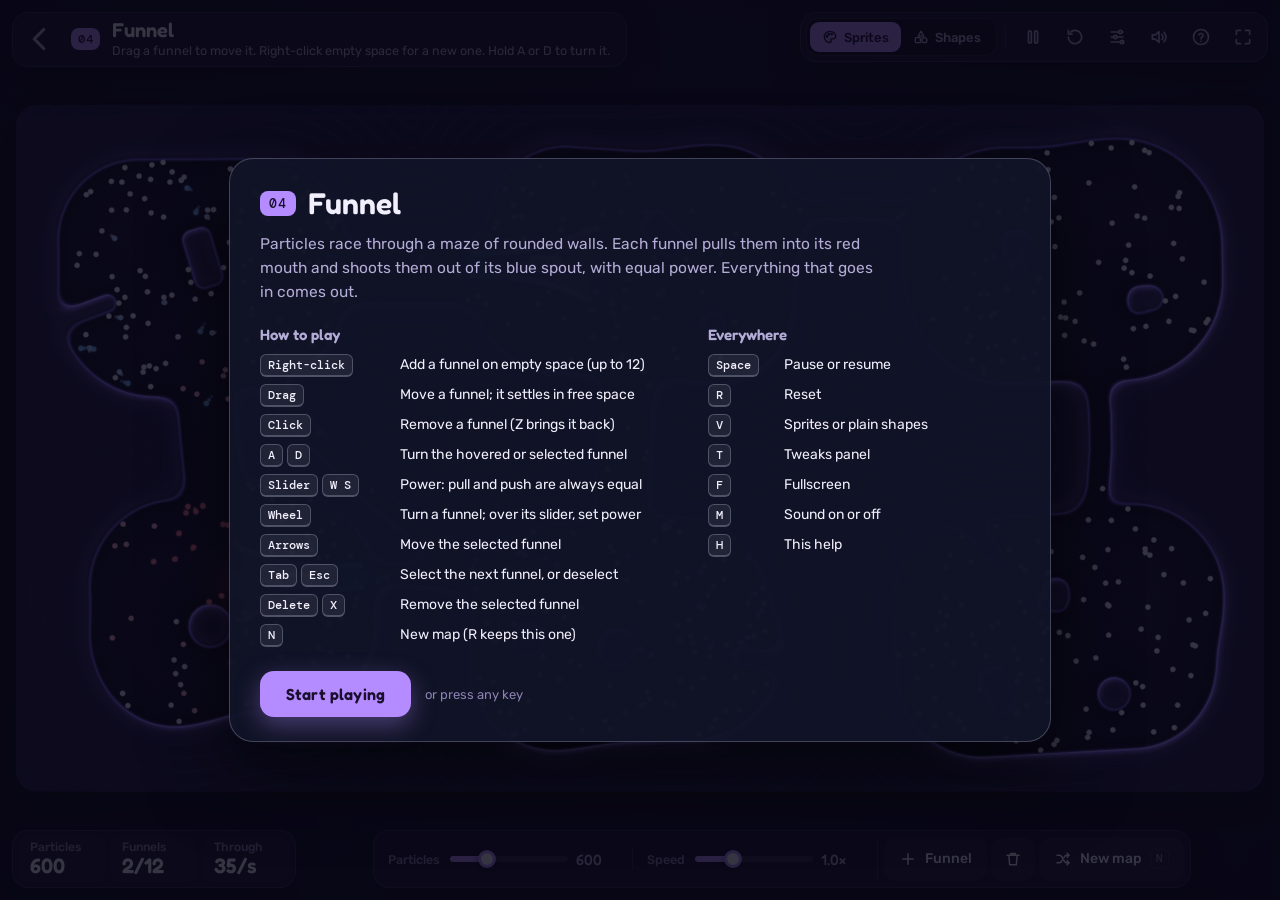
<file: lanhor/funnel.html>
<!doctype html>
<html lang="en">
<head>
<meta charset="utf-8">
<meta name="viewport" content="width=device-width, initial-scale=1, viewport-fit=cover">
<title>Toy</title>
<link rel="stylesheet" href="kit.css">
</head>
<body>
<script src="kit.js"></script>
<script>
'use strict';
/* Toy 04 — Funnel.
 * Particles race through a rounded maze (a signed distance field with one connected free space).
 * Every funnel pulls particles into its red mouth, carries them through the cone and shoots them
 * out of its blue spout: everything that goes in comes out. A power slider rides on each funnel.
 */

// ================================================================== config
const U = Kit.util;
const { TAU, clamp, lerp } = U;

const WORLD_W = 1600, WORLD_H = 880;
const GRID = 4;                                      // SDF sample spacing (world units)
const GW = WORLD_W / GRID + 1, GH = WORLD_H / GRID + 1;
const DEFAULT_SEED = 7;
const MIN_PARTICLES = 50, MAX_PARTICLES = 2000;
const BASE_SPEED = 220;                              // cruising speed at 1× (world units / s)
const MAX_FUNNELS = 12;
const R_MAX = 5;                                     // largest particle radius the tweak allows
const PASS = R_MAX + 1.5;                            // free-space threshold for the connectivity check

// funnel shape, local frame: +x runs from the red mouth to the blue spout; profile = wall center line
const F_LEN = 150, F_HALF = F_LEN / 2, F_WALL = 4;  // F_WALL: half thickness of a side wall
const PROF_X = [-75, -45, -15, 15, 45, 75];
const PROF_H = [45, 31, 22.5, 17.5, 14.5, 14.5];    // inner spout opening = 2 × (14.5 − 4) = 21 units
const F_BOUND = Math.hypot(F_HALF, PROF_H[0]) + F_WALL + R_MAX + 2;
const PILL_AT = -14;                                 // the slider sits on the wide part of the body
// forces in world units / s² at 1× speed and 100 % power. Pull and push are mirror images with one power: the same
// FIELD_ACC, reach (the Reach tweak), falloff, line-of-sight rule and rock rule (FIELD_CLEAR: no field where rock lies
// that close ahead of the particle, world units). KICK: the spout's ejection boost (world units / s)
const FIELD_ACC = 2300, CARRY_ACC = 1700, KICK = 300, FIELD_CLEAR = 40;
const RELAX_UP = 4, RELAX_DOWN = 1.15;               // back to cruising speed (1/s): quick after bounces, slow after a kick
const WANDER = 1.5;                                  // random-walk heading noise (rad / √s)
const VMAX = 1500;
const STUCK_T = 1.3;                                 // after this long inside, a nudge guarantees the exit
const ROT_MAX = 2.4, ROT_K = 7.5;                    // A / D: top spin (rad/s) and ease stiffness
// turning: a funnel slides up to TURN_REACH from its spot to clear the rock, following its turn spot on a spring
// (TURN_FOLLOW, 1/s); it keeps working while it is within TURN_SLACK of clearance at rest (the gap between its wall and
// the rock stays wider than a particle, so nothing is squeezed into a wall). The spot slides at most as fast as the
// funnel's ends turn (TURN_SWEEP per radian) and crosses to room beyond the rock at TURN_GLIDE (world/s);
// TURN_HOME: drift back home (1/s)
const TURN_REACH = 80, TURN_SLACK = 2.5, TURN_FOLLOW = 32, TURN_SWEEP = F_HALF, TURN_GLIDE = 160, TURN_HOME = 3;
const MOVE_MAX = 300, MOVE_K = 10;                   // arrow keys: top speed (world/s) and ease stiffness
const GLIDE_K = 13;
const CLICK_PX = 5, CLICK_MS = 350;

const COL = { red: '#ff4d6d', blue: '#4aa3ff', violet: '#b48cff', part: '#ece8ff' };
const SH = { bg: '#0d0d10', band: '#2c2c34', mid: '#5a5a66', light: '#9a9aa6', white: '#ffffff', red: '#ff3b30', blue: '#0a84ff' };   // Shapes palette
const DEFAULTS = { size: 3.5, bounce: 0.9, reach: 2.5, fields: false };
const tw = (id) => (Kit.tweaks[id] !== undefined ? Kit.tweaks[id] : DEFAULTS[id]);

const CSS = `
/* kit-glass blurs what lies behind it; over a canvas that changes every frame a software compositor redoes
   that blur every frame (about 10 ms at 1920 × 1080). The panels sit over the plain backdrop here, so a
   denser fill looks the same and keeps the frame rate up. */
.kit-glass { backdrop-filter: none; -webkit-backdrop-filter: none; background: rgba(24, 20, 48, 0.96); }
/* kit.css gives the Sprites / Shapes buttons z-index 1, which paints them through the help overlay */
.kit-help { z-index: 20; }
.fn-layer { position: fixed; inset: 0; pointer-events: none; z-index: 5; overflow: hidden; }
.fn-pos { position: absolute; left: 0; top: 0; width: 0; height: 0; }
.fn-pill {
  --p: 0.6; --k: 1; --tc: #b48cff;
  position: absolute; left: 0; top: 0;
  transform: translate(-50%, -50%) scale(var(--k));
  display: flex; align-items: center; gap: 3px;
  height: 24px; padding: 0 5px; border-radius: 12px; box-sizing: border-box;
  /* light at rest, so the stream inside the cone shows through; solid when pointed at or dragged */
  background: rgba(15, 11, 32, 0.42);
  border: 1px solid rgba(236, 230, 255, 0.14);
  box-shadow: 0 2px 8px rgba(0, 0, 0, 0.28), inset 0 1px 0 rgba(255, 255, 255, 0.06);
  pointer-events: auto; touch-action: none; cursor: pointer;
  transition: background .15s, border-color .15s, box-shadow .15s, opacity .25s, scale .25s;
  animation: fn-in .38s cubic-bezier(.3, 1.5, .5, 1) both;
}
.fn-pill.is-hot, .fn-pill.is-drag { background: rgba(28, 22, 56, 0.88); border-color: rgba(236, 230, 255, 0.34); box-shadow: 0 3px 12px rgba(0, 0, 0, 0.42), inset 0 1px 0 rgba(255, 255, 255, 0.07); }
.fn-pill.is-sel { box-shadow: 0 2px 8px rgba(0, 0, 0, 0.28), 0 0 0 2px rgba(180, 140, 255, 0.38); }
.fn-pill.is-sel.is-hot, .fn-pill.is-sel.is-drag { box-shadow: 0 3px 12px rgba(0, 0, 0, 0.42), 0 0 0 2px rgba(180, 140, 255, 0.5); }
.fn-pill.is-drag { border-color: color-mix(in srgb, var(--tc) 70%, white); }
.fn-pill.is-lift { opacity: 0.55; }
.fn-pill.is-out { opacity: 0; scale: 0.5; pointer-events: none; }
body.view-abstract .fn-pill { background: rgba(13, 13, 16, 0.8); border-color: #5a5a66; box-shadow: none; }
body.view-abstract .fn-pill.is-hot { background: #1c1c22; border-color: #9a9aa6; }
body.view-abstract .fn-pill.is-sel { border-color: #ffffff; }
@keyframes fn-in { from { opacity: 0; scale: 0.4; } }
.fn-mk {
  width: 11px; height: 18px; display: grid; place-items: center; flex: none;
  font: 600 14px/1 var(--font-ui); color: #f1effb; border-radius: 6px;
  text-shadow: 0 1px 2px rgba(0, 0, 0, 0.7);
  transition: opacity .15s, background .15s;
}
.fn-mk:hover { background: rgba(255, 255, 255, 0.1); }
.fn-track { position: relative; width: 74px; height: 20px; flex: none; cursor: ew-resize; }
.fn-ramp { position: absolute; left: 3px; top: 50%; width: 68px; height: 13px; margin-top: -6.5px; }
.fn-ramp svg { position: absolute; inset: 0; width: 100%; height: 100%; overflow: visible; }
.fn-ramp-base { fill: rgba(236, 230, 255, 0.24); }
.fn-ramp-fill { fill: url(#fn-grad); clip-path: inset(0 calc((1 - var(--p)) * 100%) 0 0); }
body.view-abstract .fn-ramp-base { fill: #5a5a66; }
body.view-abstract .fn-mk { text-shadow: none; }
body.view-abstract .fn-ramp-fill { fill: url(#fn-grad-sh); }
.fn-thumb {
  position: absolute; top: 50%; left: calc(var(--p) * (100% - 38px)); width: 38px; height: 18px; margin-top: -9px;
  border-radius: 9px; background: #f6f3ff; color: #1a0f2e;
  display: grid; place-items: center;
  font: 500 12.5px/1 var(--font-mono); font-variant-numeric: tabular-nums; letter-spacing: -0.02em;
  box-shadow: 0 1px 4px rgba(0, 0, 0, 0.55), 0 0 0 1.5px var(--tc);
  pointer-events: none; white-space: nowrap;
}
body.view-abstract .fn-thumb { background: #ffffff; color: #0d0d10; box-shadow: none; }
.fn-range { width: 118px; }
.fn-readout { min-width: 44px; text-align: left; padding: 0 6px 0 4px; }
`;

// ================================================================== state
const S = {
  ready: false,
  seed: DEFAULT_SEED,
  sc: 1, ox: 0, oy: 0,                   // world → screen: sx = ox + x * sc
  count: 600, speed: 1,
  funnels: [], dead: [], slots: new Array(MAX_FUNNELS).fill(null),
  sel: null, hover: null, pillHover: null, pillDrag: null,
  press: null, drag: null,
  undo: [],
  ghost: null,                            // refused placement: { x, y, angle, t }
  through: 0, exits: 0, statT: 0,
  nextId: 1,
  cursor: '',
  layerDirty: true, layerAt: -1e9,
  ui: {},
};

// particles: structure of arrays, allocated once
const PX = new Float32Array(MAX_PARTICLES), PY = new Float32Array(MAX_PARTICLES);
const VX = new Float32Array(MAX_PARTICLES), VY = new Float32Array(MAX_PARTICLES);
const WARM = new Float32Array(MAX_PARTICLES), COOL = new Float32Array(MAX_PARTICLES);
const INT = new Float32Array(MAX_PARTICLES);             // seconds spent inside the current funnel
const INF = new Int8Array(MAX_PARTICLES).fill(-1);       // slot of the funnel a particle is inside, or −1
const ENTRY = new Uint8Array(MAX_PARTICLES);             // 1 when it came in through the mouth
let N = 0;
const FA = new Array(MAX_FUNNELS).fill(null);            // landed funnels, refilled each step (no allocation)
const keyHold = new Map();

// ================================================================== world: signed distance field maze
// SDF > 0 is free space (distance to the nearest wall), < 0 is inside a wall. Built from smooth unions of
// rounded chambers and capsule tunnels, minus rounded obstacles; sampled on a grid, read bilinearly.
const SDF = new Float32Array(GW * GH);
const LABEL = new Int32Array(GW * GH);
const QUEUE = new Int32Array(GW * GH);
const MAP = { chambers: [], tunnels: [], obstacles: [], free: new Int32Array(GW * GH), freeN: 0, comps: 0 };

const smin = (a, b, k) => { const h = Math.max(k - Math.abs(a - b), 0) / k; return Math.min(a, b) - h * h * k * 0.25; };
const smax = (a, b, k) => -smin(-a, -b, k);
function segDist(px, py, ax, ay, bx, by) {
  const dx = bx - ax, dy = by - ay;
  const t = clamp(((px - ax) * dx + (py - ay) * dy) / (dx * dx + dy * dy || 1), 0, 1);
  return Math.hypot(px - ax - dx * t, py - ay - dy * t);
}
// shape kinds: 0 circle {x,y,r}, 1 capsule {x,y,x2,y2,r}, 2 rounded box {x,y,hx,hy,r,c,s}
function sdShape(px, py, s) {
  if (s.t === 0) return Math.hypot(px - s.x, py - s.y) - s.r;
  if (s.t === 1) return segDist(px, py, s.x, s.y, s.x2, s.y2) - s.r;
  const dx = px - s.x, dy = py - s.y;
  const qx = Math.abs(dx * s.c + dy * s.s) - s.hx + s.r, qy = Math.abs(-dx * s.s + dy * s.c) - s.hy + s.r;
  return Math.hypot(Math.max(qx, 0), Math.max(qy, 0)) + Math.min(Math.max(qx, qy), 0) - s.r;
}
function bound(s) {   // bounding circle, for culling
  if (s.t === 0) { s.bx = s.x; s.by = s.y; s.br = s.r; }
  else if (s.t === 1) { s.bx = (s.x + s.x2) / 2; s.by = (s.y + s.y2) / 2; s.br = Math.hypot(s.x2 - s.x, s.y2 - s.y) / 2 + s.r; }
  else { s.bx = s.x; s.by = s.y; s.br = Math.hypot(s.hx, s.hy); }
  return s;
}
const circle = (x, y, r) => bound({ t: 0, x, y, r });
const capsule = (x, y, x2, y2, r) => bound({ t: 1, x, y, x2, y2, r });
const rbox = (x, y, hx, hy, r, a) => bound({ t: 2, x, y, hx, hy, r: Math.min(r, hx, hy), c: Math.cos(a), s: Math.sin(a) });

/** Field of one compound (smooth union of its parts). */
function sdGroup(px, py, g) {
  let d = 1e9;
  for (const s of g.parts) {
    if (Math.hypot(px - s.bx, py - s.by) - s.br > d + g.k) continue;
    d = d > 1e8 ? sdShape(px, py, s) : smin(d, sdShape(px, py, s), g.k);
  }
  return d;
}
const chamberField = (px, py, ch) => sdGroup(px, py, ch);
// smooth-union widths that keep every join round: tunnel into tunnel (no thorn of rock where two meet at a slant),
// tunnels into chambers, and a finger into the wall it grows from (a fillet on both sides, even at a slant)
const TUNNEL_MELT = 52, MOUTH_FLARE = 30, FINGER_FILLET = 30;
const BORDER = rbox(WORLD_W / 2, WORLD_H / 2, WORLD_W / 2 - 22, WORLD_H / 2 - 22, 80, 0);

/** "Carved" field: negative inside the free space. */
function carved(px, py) {
  let f = 1e9;
  for (const ch of MAP.chambers) {
    if (Math.hypot(px - ch.bx, py - ch.by) - ch.br - ch.k * 0.25 > f) continue;
    f = Math.min(f, chamberField(px, py, ch));
  }
  // the tunnels melt into each other generously (g), so two that meet at a slant leave a round knob of rock between
  // them instead of a thorn; together they flare into the chambers
  let g = 1e9;
  for (const t of MAP.tunnels) {
    if (Math.hypot(px - t.bx, py - t.by) - t.br > Math.min(f, g) + TUNNEL_MELT + 2) continue;
    let d = 1e9;
    for (const s of t.parts) d = Math.min(d, sdShape(px, py, s));
    g = g > 1e8 ? d : smin(g, d, TUNNEL_MELT);
  }
  if (g < 1e8) f = smin(f, g, MOUTH_FLARE);
  f = smax(f, sdShape(px, py, BORDER), 24);
  for (const o of MAP.obstacles) {
    const k = o.fillet || 14;
    if (Math.hypot(px - o.bx, py - o.by) - o.br > -f + k + 2) continue;
    f = smax(f, -sdGroup(px, py, o), k);
  }
  return f;
}

function computeField() {
  for (let j = 0; j < GH; j++) {
    const y = j * GRID;
    for (let i = 0; i < GW; i++) {
      const x = i * GRID;
      SDF[j * GW + i] = (i === 0 || j === 0 || i === GW - 1 || j === GH - 1) ? -40 : -carved(x, y);
    }
  }
}

/** Bilinear SDF read (world units). Outside the world counts as deep wall. */
function sdfAt(x, y) {
  const gx = x / GRID, gy = y / GRID;
  if (!(gx >= 0 && gy >= 0 && gx < GW - 1 && gy < GH - 1)) return -40;
  const i = gx | 0, j = gy | 0, fx = gx - i, fy = gy - j, k = j * GW + i;
  const a = SDF[k], b = SDF[k + 1], c = SDF[k + GW], d = SDF[k + GW + 1];
  return a + (b - a) * fx + (c - a) * fy + (a - b - c + d) * fx * fy;
}

/** Label 4-connected components of cells with SDF > th. Returns sizes (index = label − 1). */
function labelComponents(th) {
  LABEL.fill(0);
  const sizes = [];
  for (let s = 0; s < GW * GH; s++) {
    if (LABEL[s] || !(SDF[s] > th)) continue;
    const id = sizes.length + 1;
    let head = 0, tail = 0;
    QUEUE[tail++] = s; LABEL[s] = id;
    while (head < tail) {
      const k = QUEUE[head++], i = k % GW;
      if (i > 0 && !LABEL[k - 1] && SDF[k - 1] > th) { LABEL[k - 1] = id; QUEUE[tail++] = k - 1; }
      if (i < GW - 1 && !LABEL[k + 1] && SDF[k + 1] > th) { LABEL[k + 1] = id; QUEUE[tail++] = k + 1; }
      if (k >= GW && !LABEL[k - GW] && SDF[k - GW] > th) { LABEL[k - GW] = id; QUEUE[tail++] = k - GW; }
      if (k < GW * (GH - 1) && !LABEL[k + GW] && SDF[k + GW] > th) { LABEL[k + GW] = id; QUEUE[tail++] = k + GW; }
    }
    sizes.push(tail);
  }
  return sizes;
}
function components() { const n = labelComponents(PASS).length; MAP.comps = n; return n; }

/** Join every stray pocket to the main space with a smooth tunnel; seal crumbs too small to matter. */
function ensureConnected() {
  for (let iter = 0; iter < 14; iter++) {
    const sizes = labelComponents(PASS);
    if (sizes.length <= 1) break;
    let main = 0;
    for (let k = 1; k < sizes.length; k++) if (sizes[k] > sizes[main]) main = k;
    const deep = sizes.map(() => -1);
    for (let s = 0; s < GW * GH; s++) { const l = LABEL[s] - 1; if (l >= 0 && l !== main && (deep[l] < 0 || SDF[s] > SDF[deep[l]])) deep[l] = s; }
    for (let l = 0; l < sizes.length; l++) {
      if (l === main) continue;
      const s = deep[l], x = (s % GW) * GRID, y = Math.floor(s / GW) * GRID;
      if (sizes[l] < 70) { const c = circle(x, y, SDF[s] + 5); MAP.obstacles.push({ parts: [c], k: 1, bx: c.bx, by: c.by, br: c.br }); continue; }
      let best = -1, bd = 1e18;
      for (let q = 0; q < GW * GH; q++) {
        if (LABEL[q] - 1 !== main) continue;
        const qx = (q % GW) * GRID - x, qy = Math.floor(q / GW) * GRID - y, d = qx * qx + qy * qy - SDF[q] * 40;
        if (d < bd) { bd = d; best = q; }
      }
      const bx = (best % GW) * GRID, by = Math.floor(best / GW) * GRID;
      addTunnel(-1, -1, [[x, y], [bx, by]], 26, true, true);
    }
    computeField();
  }
  // last resort (never needed for the seeds tested): fill whatever is still cut off
  const sizes = labelComponents(PASS);
  if (sizes.length > 1) {
    let main = 0;
    for (let k = 1; k < sizes.length; k++) if (sizes[k] > sizes[main]) main = k;
    for (let s = 0; s < GW * GH; s++) if (LABEL[s] && LABEL[s] - 1 !== main) SDF[s] = -1;
  }
  MAP.freeN = 0;
  labelComponents(PASS);
  for (let s = 0; s < GW * GH; s++) if (LABEL[s] === 1 && SDF[s] > R_MAX + 6) MAP.free[MAP.freeN++] = s;
  MAP.comps = components();
}

/** A tunnel grazing a chamber can leave a thin lens of rock with pointed ends. Every rock island shallower than SLIVER
 *  (each designed obstacle is at least 9 units deep) is melted by a short free capsule laid from one end to the other. */
const SLIVER = 5;
function meltSlivers() {
  for (let s = 0; s < GW * GH; s++) SDF[s] = -SDF[s];   // label the rock instead of the free space
  const n = labelComponents(0).length, depth = new Float32Array(n);
  for (let s = 0; s < GW * GH; s++) if (LABEL[s]) depth[LABEL[s] - 1] = Math.max(depth[LABEL[s] - 1], SDF[s]);
  for (let s = 0; s < GW * GH; s++) SDF[s] = -SDF[s];
  const far = (l, x, y) => {   // the cell of island l farthest from (x, y)
    let best = 0, bd = -1;
    for (let s = 0; s < GW * GH; s++) if (LABEL[s] === l) { const d = Math.hypot((s % GW) * GRID - x, Math.floor(s / GW) * GRID - y); if (d > bd) { bd = d; best = s; } }
    return [(best % GW) * GRID, Math.floor(best / GW) * GRID];
  };
  let melted = 0;
  for (let l = 1; l <= n; l++) {
    if (depth[l - 1] >= SLIVER) continue;
    const s0 = LABEL.indexOf(l), a = far(l, (s0 % GW) * GRID, Math.floor(s0 / GW) * GRID), b = far(l, a[0], a[1]);
    addTunnel(-1, -1, [a, b], 2 * depth[l - 1] + 10, true, true);
    melted++;
  }
  if (melted) computeField();
}

function addTunnel(a, b, pts, w, narrow, fix) {
  const parts = [];
  for (let i = 0; i + 1 < pts.length; i++) parts.push(capsule(pts[i][0], pts[i][1], pts[i + 1][0], pts[i + 1][1], w / 2));
  let x0 = 1e9, y0 = 1e9, x1 = -1e9, y1 = -1e9;
  for (const p of pts) { x0 = Math.min(x0, p[0]); y0 = Math.min(y0, p[1]); x1 = Math.max(x1, p[0]); y1 = Math.max(y1, p[1]); }
  const t = { a, b, pts, w, narrow, fix: !!fix, parts, bx: (x0 + x1) / 2, by: (y0 + y1) / 2, br: Math.hypot(x1 - x0, y1 - y0) / 2 + w };
  MAP.tunnels.push(t);
  return t;
}

/** Build the maze for a seed: six rounded chambers on a jittered 3 × 2 grid, joined by narrow curved
 *  tunnels and wide gaps (a spanning tree plus loops), with pillars, pebbles and fingers inside. */
function generate(seed) {
  const rnd = U.mulberry32((seed >>> 0) * 2654435761 + 1013);
  const R = (a, b) => a + (b - a) * rnd();
  MAP.chambers = []; MAP.tunnels = []; MAP.obstacles = [];
  const cols = 3, rows = 2, cw = WORLD_W / cols, chh = WORLD_H / rows;
  for (let r = 0; r < rows; r++) for (let c = 0; c < cols; c++) {
    const jx = R(-30, 30), jy = R(-20, 20);
    const cx = (c + 0.5) * cw + jx, cy = (r + 0.5) * chh + jy;
    const mx = cw / 2 - 32 - Math.abs(jx), my = chh / 2 - 32 - Math.abs(jy);
    const hx = mx * R(0.84, 0.97), hy = my * R(0.8, 0.95), a = R(-0.08, 0.08);
    const parts = [rbox(cx, cy, hx * 0.96, hy * 0.96, Math.min(hx, hy) * R(0.55, 0.85), a)];
    const lobes = 1 + (rnd() < 0.55 ? 1 : 0);
    for (let l = 0; l < lobes; l++) {
      const rho = Math.min(mx, my) * R(0.38, 0.55), ang = R(0, TAU);
      parts.push(circle(cx + Math.cos(ang) * (mx - rho) * R(0.75, 1), cy + Math.sin(ang) * (my - rho) * R(0.75, 1), rho));
    }
    let br = 0;
    for (const p of parts) br = Math.max(br, Math.hypot(p.bx - cx, p.by - cy) + p.br);
    MAP.chambers.push({ x: cx, y: cy, hx: mx, hy: my, parts, k: 50, bx: cx, by: cy, br, col: c, row: r });
  }
  // connections: random spanning tree over the grid neighbours, then one or two loops
  const edges = [];
  for (let r = 0; r < rows; r++) for (let c = 0; c < cols; c++) {
    const i = r * cols + c;
    if (c + 1 < cols) edges.push([i, i + 1]);
    if (r + 1 < rows) edges.push([i, i + cols]);
  }
  for (let i = edges.length - 1; i > 0; i--) { const j = Math.floor(rnd() * (i + 1)); [edges[i], edges[j]] = [edges[j], edges[i]]; }
  const root = MAP.chambers.map((_, i) => i);
  const find = (i) => (root[i] === i ? i : (root[i] = find(root[i])));
  const used = [], spare = [];
  for (const e of edges) { const a = find(e[0]), b = find(e[1]); if (a !== b) { root[a] = b; used.push(e); } else spare.push(e); }
  used.push(...spare.slice(0, rnd() < 0.5 ? 1 : 2));
  // one long, curved tunnel between diagonal neighbours, through the solid rock in between
  const diag = [[0, 4], [1, 3], [1, 5], [2, 4]][Math.floor(rnd() * 4)];
  // at least three narrow tunnels and two wide gaps
  const kinds = used.map((_, i) => (i < 3 ? 'narrow' : i < 5 ? 'wide' : rnd() < 0.5 ? 'narrow' : 'wide'));
  for (let i = kinds.length - 1; i > 0; i--) { const j = Math.floor(rnd() * (i + 1)); [kinds[i], kinds[j]] = [kinds[j], kinds[i]]; }
  used.forEach((e, n) => {
    const A = MAP.chambers[e[0]], B = MAP.chambers[e[1]];
    const narrow = kinds[n] === 'narrow';
    const dx = B.x - A.x, dy = B.y - A.y, len = Math.hypot(dx, dy);
    const bend = narrow && rnd() < 0.7 ? R(0.18, 0.34) * (rnd() < 0.5 ? -1 : 1) * len : R(-0.05, 0.05) * len;
    const qx = (A.x + B.x) / 2 - (dy / len) * bend, qy = (A.y + B.y) / 2 + (dx / len) * bend;
    const pts = [];
    for (let k = 0; k <= 10; k++) {
      const t = k / 10, u = 1 - t;
      pts.push([u * u * A.x + 2 * u * t * qx + t * t * B.x, u * u * A.y + 2 * u * t * qy + t * t * B.y]);
    }
    addTunnel(e[0], e[1], pts, narrow ? R(22, 30) : R(66, 96), narrow);
  });
  {
    const A = MAP.chambers[diag[0]], B = MAP.chambers[diag[1]], dx = B.x - A.x, dy = B.y - A.y, len = Math.hypot(dx, dy);
    const bend = R(0.12, 0.22) * (rnd() < 0.5 ? -1 : 1) * len, qx = (A.x + B.x) / 2 - (dy / len) * bend, qy = (A.y + B.y) / 2 + (dx / len) * bend;
    const pts = [];
    for (let k = 0; k <= 14; k++) { const t = k / 14, u = 1 - t; pts.push([u * u * A.x + 2 * u * t * qx + t * t * B.x, u * u * A.y + 2 * u * t * qy + t * t * B.y]); }
    addTunnel(diag[0], diag[1], pts, R(22, 27), true);
  }
  // where each connection leaves each chamber: obstacles keep clear of these mouths
  const mouths = [];
  for (const t of MAP.tunnels) for (const end of [0, 1]) {
    const ch = MAP.chambers[end ? t.b : t.a], pts = end ? t.pts.slice().reverse() : t.pts;
    const e = tunnelEntrance(ch, pts);
    if (e) mouths.push({ x: e.x, y: e.y, r: t.w / 2 });
  }
  // obstacles: pillars, pebble clusters, capsules, rounded blocks, and fingers from the walls
  const clearOf = (x, y, rad, gap) => mouths.every((m) => Math.hypot(x - m.x, y - m.y) > rad + m.r + gap)
    && MAP.obstacles.every((o) => Math.hypot(x - o.bx, y - o.by) > rad + o.br + 44);
  // a finger also keeps clear of the tunnels that only pass its chamber (such as the long diagonal one): poking into
  // one would pinch it to a sharp waist or cut it
  const clearOfPassing = (ci, ax, ay, bx, by, r) => MAP.tunnels.every((t) => t.a === ci || t.b === ci || t.parts.every((s) => {
    for (let k = 0; k <= 8; k++) if (sdShape(ax + ((bx - ax) * k) / 8, ay + ((by - ay) * k) / 8, s) < r + FINGER_FILLET + 4) return false;
    return true;
  }));
  for (const ch of MAP.chambers) {
    const want = 2 + Math.floor(R(0, 3));
    for (let tries = 0, made = 0; tries < 60 && made < want; tries++) {
      const x = ch.x + R(-0.8, 0.8) * ch.hx, y = ch.y + R(-0.8, 0.8) * ch.hy;
      const kind = Math.floor(R(0, 4));
      let parts, rad;
      if (kind === 0) { rad = R(14, 30); parts = [circle(x, y, rad)]; }
      else if (kind === 1) {
        parts = [circle(x, y, R(11, 17))];
        for (let k = 0, n = 1 + Math.floor(R(1, 3)); k < n; k++) { const a = R(0, TAU), d = R(14, 22); parts.push(circle(x + Math.cos(a) * d, y + Math.sin(a) * d, R(8, 13))); }
        rad = 36;
      } else if (kind === 2) {
        const a = R(0, Math.PI), l = R(26, 50), r = R(10, 15);
        parts = [capsule(x - Math.cos(a) * l, y - Math.sin(a) * l, x + Math.cos(a) * l, y + Math.sin(a) * l, r)];
        rad = l + r;
      } else { const hx = R(24, 40), hy = R(14, 22); parts = [rbox(x, y, hx, hy, 12, R(0, Math.PI))]; rad = Math.hypot(hx, hy); }
      if (chamberField(x, y, ch) > -(rad + 46) || !clearOf(x, y, rad, 60)) continue;
      MAP.obstacles.push({ parts, k: 12, bx: x, by: y, br: rad });
      made++;
    }
    if (rnd() < 0.65) {   // a rounded finger reaching in from the chamber wall
      for (let tries = 0; tries < 12; tries++) {
        const a = R(0, TAU), ux = Math.cos(a), uy = Math.sin(a);
        let d = 0;
        while (d < 400 && chamberField(ch.x + ux * d, ch.y + uy * d, ch) < 0) d += 4;
        const ex = ch.x + ux * d, ey = ch.y + uy * d, l = R(46, 84), r = R(11, 16);
        const tx = ex - ux * l, ty = ey - uy * l;
        if (d < 120 || !clearOf(tx, ty, r, 70) || !clearOf(ex, ey, r, 50) || !clearOfPassing(MAP.chambers.indexOf(ch), ex, ey, tx, ty, r)) continue;
        const p = capsule(ex + ux * 24, ey + uy * 24, tx, ty, r);
        MAP.obstacles.push({ parts: [p], k: 1, fillet: FINGER_FILLET, bx: p.bx, by: p.by, br: p.br });
        break;
      }
    }
  }
  computeField();
  meltSlivers();
  ensureConnected();
  S.seed = seed;
}

/** First point along a chamber-to-chamber path that lies outside the start chamber. */
function tunnelEntrance(ch, pts) {
  for (let i = 0; i + 1 < pts.length; i++) {
    const [ax, ay] = pts[i], [bx, by] = pts[i + 1], l = Math.hypot(bx - ax, by - ay);
    for (let d = 0; d < l; d += 3) {
      const x = ax + ((bx - ax) * d) / l, y = ay + ((by - ay) * d) / l;
      if (chamberField(x, y, ch) > 0) return { x, y, dx: (bx - ax) / l, dy: (by - ay) / l };
    }
  }
  return null;
}

/** Free length of a ray before it meets a wall (capped). */
function rayFree(x, y, dx, dy, max, margin = 6) {
  let d = 0;
  while (d < max) {
    const s = sdfAt(x + dx * d, y + dy * d);
    if (s < margin) return d;
    d += Math.max(2, s - margin);
  }
  return max;
}

// ================================================================== funnels: shape and placement
// upper wall center line as 5 segments in local units; the lower wall mirrors it (y → −y)
const SAX = new Float64Array(5), SAY = new Float64Array(5), SDX = new Float64Array(5), SDY = new Float64Array(5);
const SIL = new Float64Array(5), SNX = new Float64Array(5), SNY = new Float64Array(5);   // 1/len², inward normal
for (let k = 0; k < 5; k++) {
  SAX[k] = PROF_X[k]; SAY[k] = PROF_H[k];
  SDX[k] = PROF_X[k + 1] - PROF_X[k]; SDY[k] = PROF_H[k + 1] - PROF_H[k];
  const l = Math.hypot(SDX[k], SDY[k]);
  SIL[k] = 1 / (l * l); SNX[k] = SDY[k] / l; SNY[k] = -SDX[k] / l;
}
/** Half-width of the wall center line at local x (profile points are evenly spaced). */
function hwAt(lx) {
  const g = (lx - PROF_X[0]) / 30;
  if (g <= 0) return PROF_H[0];
  if (g >= 5) return PROF_H[5];
  const k = g | 0;
  return PROF_H[k] + (PROF_H[k + 1] - PROF_H[k]) * (g - k);
}
// placement samples: points along the upper wall (mirrored for the lower one) and along the axis
const WS_X = [], WS_Y = [], AX_X = [], AX_R = [];
for (let k = 0; k < 5; k++) {
  const steps = Math.ceil(Math.hypot(SDX[k], SDY[k]) / 6);
  for (let j = 0; j < steps; j++) { WS_X.push(SAX[k] + (SDX[k] * j) / steps); WS_Y.push(SAY[k] + (SDY[k] * j) / steps); }
}
WS_X.push(PROF_X[5]); WS_Y.push(PROF_H[5]);
for (let k = 0; k <= 10; k++) { AX_X.push(-F_HALF + 15 * k); AX_R.push(hwAt(-F_HALF + 15 * k) - F_WALL); }
const clearance = () => 2 * tw('size') + 3;

/** Distance from a world point to the wall center lines of a funnel posed at (gx, gy, cos, sin). */
let lastInCone = false;
function wallDist(gx, gy, gc, gs, px, py) {
  const dx = px - gx, dy = py - gy, lx = dx * gc + dy * gs, ly = Math.abs(-dx * gs + dy * gc);
  lastInCone = lx >= -F_HALF && lx <= F_HALF && ly < hwAt(lx);
  if (lx < -F_HALF - 60 || lx > F_HALF + 60 || ly > PROF_H[0] + 60) return 1e9;
  let best = 1e18;
  for (let k = 0; k < 5; k++) {
    const t = clamp(((lx - SAX[k]) * SDX[k] + (ly - SAY[k]) * SDY[k]) * SIL[k], 0, 1);
    const ex = lx - SAX[k] - SDX[k] * t, ey = ly - SAY[k] - SDY[k] * t;
    best = Math.min(best, ex * ex + ey * ey);
  }
  return Math.sqrt(best);
}
/** Does funnel A (ax, ay, ac, as) touch or sit inside funnel B? Checks A's wall samples against B. */
function touches(ax, ay, ac, as, bx, by, bc, bs, gap) {
  for (let k = 0; k < WS_X.length; k++) for (let side = -1; side <= 1; side += 2) {
    const lx = WS_X[k], ly = WS_Y[k] * side;
    if (wallDist(bx, by, bc, bs, ax + ac * lx - as * ly, ay + as * lx + ac * ly) < gap || lastInCone) return true;
  }
  return false;
}
/** True when a funnel at (x, y, a) keeps clear of the walls and of the other resting funnels (slack: allowed shortfall). */
function fits(f, x, y, a, slack = 0) {
  if (!(x > 0 && y > 0 && x < WORLD_W && y < WORLD_H)) return false;
  const c = Math.cos(a), s = Math.sin(a), cl = clearance() - slack, wl = F_WALL + cl, ax = slack * 0.6;
  for (let k = 0; k <= 10; k++) if (sdfAt(x + c * AX_X[k], y + s * AX_X[k]) < AX_R[k] * 0.9 - ax) return false;   // nothing inside the cone
  for (let k = 0; k < WS_X.length; k++) {
    const lx = WS_X[k], ly = WS_Y[k];
    if (sdfAt(x + c * lx - s * ly, y + s * lx + c * ly) < wl || sdfAt(x + c * lx + s * ly, y + s * lx - c * ly) < wl) return false;
  }
  for (const g of S.funnels) {
    if (g === f || g.hand) continue;
    const gx = g.gliding ? g.tx : g.x, gy = g.gliding ? g.ty : g.y;
    if (Math.hypot(gx - x, gy - y) > 2 * F_BOUND + cl) continue;
    const gap = 2 * F_WALL + cl;
    if (touches(x, y, c, s, gx, gy, g.c, g.s, gap) || touches(gx, gy, g.c, g.s, x, y, c, s, gap)) return false;
  }
  return true;
}
/** Nearest spot (rings outward) where funnel f fits with its current angle. */
const SPOT = { x: 0, y: 0 };
function findSpot(f, x, y, a, maxR = 900) {
  if (fits(f, x, y, a)) { SPOT.x = x; SPOT.y = y; return SPOT; }
  for (let rad = 5; rad <= maxR; rad += 5) {
    const n = Math.max(8, Math.round((TAU * rad) / 7)), a0 = rad * 0.61;
    for (let k = 0; k < n; k++) {
      const t = a0 + (k * TAU) / n, px = x + Math.cos(t) * rad, py = y + Math.sin(t) * rad;
      if (fits(f, px, py, a)) { SPOT.x = px; SPOT.y = py; return SPOT; }
    }
  }
  return null;
}
const TS = { x: 0, y: 0, moved: 0 };   // the pose turnSpot is solving for
/** Push the pose (TS.x, TS.y) at angle (c, s) so that sample (lx, ly) keeps `need` units from the rock. */
function pushOut(c, s, lx, ly, need) {
  const px = TS.x + c * lx - s * ly, py = TS.y + s * lx + c * ly, p = need - sdfAt(px, py);
  if (p <= 0.02) return;
  const gx = sdfAt(px + 1.5, py) - sdfAt(px - 1.5, py), gy = sdfAt(px, py + 1.5) - sdfAt(px, py - 1.5), gl = Math.hypot(gx, gy);
  if (gl < 1e-6) return;
  TS.x += (gx / gl) * p; TS.y += (gy / gl) * p; TS.moved = Math.max(TS.moved, p);
}
/** Turning: where funnel f has to sit at angle a to keep clear of the rock. It is pushed out of the walls from a start
 *  pose (translation only, like a stick turned in a box), so the spot moves smoothly with the angle and, started from
 *  home, is home again whenever the funnel fits there. Null when there is no such spot within TURN_REACH of home. */
function turnSpot(f, a, x0, y0) {
  const c = Math.cos(a), s = Math.sin(a), wl = F_WALL + clearance() + 0.75;
  TS.x = x0; TS.y = y0;
  // sweeps of projections onto every clearance constraint in turn (they converge where the funnel can fit)
  for (let sweep = 0; sweep < 24; sweep++) {
    TS.moved = 0;
    for (let k = 0; k <= 10; k++) pushOut(c, s, AX_X[k], 0, AX_R[k] * 0.9 + 0.75);
    for (let k = 0; k < WS_X.length; k++) { pushOut(c, s, WS_X[k], WS_Y[k], wl); pushOut(c, s, WS_X[k], -WS_Y[k], wl); }
    if (Math.hypot(TS.x - f.hx, TS.y - f.hy) > TURN_REACH) return null;
    if (TS.moved === 0) break;
  }
  if (!fits(f, TS.x, TS.y, a)) return null;
  SPOT.x = TS.x; SPOT.y = TS.y;
  return SPOT;
}
/** One frame of turning. The turn spot is solved on from last frame's spot, drawn a little toward home, so it moves
 *  continuously (and drifts home whenever there is room); the funnel follows it on a critically damped spring, so its
 *  path stays smooth, and keeps working while it fits. A solution farther away than the funnel's ends turn is other
 *  room (beyond a pillar): the spot never jumps there but crosses over at a steady pace while the funnel, inert,
 *  floats after it. With no room nearby the spot waits; the funnel glides to free space once it stops (settle).
 *  Returns true while it is still moving on its own (catching up, or drifting home). */
function turnStep(f, rdt) {
  if (f.gliding) { f.gliding = false; f.fvx = f.vx; f.fvy = f.vy; }   // a glide in progress hands its speed on
  if (!f.turnT) { f.turnT = true; f.cross = false; f.tpx = f.x; f.tpy = f.y; f.tpa = f.angle; }
  const k = 1 - Math.exp(-TURN_HOME * rdt), hx = (f.hx - f.tpx) * k, hy = (f.hy - f.tpy) * k;
  const step = Math.abs(f.angle - f.tpa) * TURN_SWEEP + Math.hypot(hx, hy) + 0.3;
  f.tpa = f.angle;
  let T = f.cross ? null : turnSpot(f, f.angle, f.tpx + hx, f.tpy + hy);
  if (T && Math.hypot(T.x - f.tpx, T.y - f.tpy) > step) T = null;   // that is other room: no jumping there
  if (T) { f.tpx = T.x; f.tpy = T.y; }
  else {
    const R = turnSpot(f, f.angle, f.hx, f.hy) || findSpot(f, f.hx, f.hy, f.angle, TURN_REACH);
    if (R) {
      const dx = R.x - f.tpx, dy = R.y - f.tpy, d = Math.hypot(dx, dy), s = Math.max(step, TURN_GLIDE * rdt);
      f.cross = d > s;
      if (f.cross) { f.tpx += (dx / d) * s; f.tpy += (dy / d) * s; } else { f.tpx = R.x; f.tpy = R.y; }
    } else f.cross = false;   // no room nearby at this angle: the spot waits
  }
  const x0 = f.x, y0 = f.y;
  cdStep(f.x, f.fvx, f.tpx, TURN_FOLLOW, rdt); f.x = CD.p; f.fvx = CD.v;
  cdStep(f.y, f.fvy, f.tpy, TURN_FOLLOW, rdt); f.y = CD.p; f.fvy = CD.v;
  f.vx = f.fvx; f.vy = f.fvy;   // a settle glide takes the speed on
  f.lifted = !fits(f, f.x, f.y, f.angle, TURN_SLACK);
  if (f.lifted) f.user = true;
  return Math.hypot(f.x - x0, f.y - y0) > 0.01 || Math.hypot(f.fvx, f.fvy) > 0.5 || Math.hypot(f.tpx - f.x, f.tpy - f.y) > 0.05;
}
/** Local hit test (body plus a small margin). */
function onFunnel(f, wx, wy, pad) {
  const dx = wx - f.x, dy = wy - f.y, lx = dx * f.c + dy * f.s, ly = Math.abs(-dx * f.s + dy * f.c);
  return lx >= -F_HALF - F_WALL - pad && lx <= F_HALF + F_WALL + pad && ly <= hwAt(lx) + F_WALL + pad;
}
function funnelAt(wx, wy, pad = 7) {
  for (let i = S.funnels.length - 1; i >= 0; i--) if (onFunnel(S.funnels[i], wx, wy, pad)) return S.funnels[i];
  return null;
}
/** How open the space is ahead of the spout and behind the mouth for a funnel at (x, y, a). */
function openness(x, y, a) {
  const c = Math.cos(a), s = Math.sin(a);
  return rayFree(x + c * F_HALF, y + s * F_HALF, c, s, 420, 10) + 0.7 * rayFree(x - c * F_HALF, y - s * F_HALF, -c, -s, 420, 10);
}

// exact critically damped step toward a fixed target (value p, rate v, stiffness k): frame-rate independent
const CD = { p: 0, v: 0, i: 0 };   // new value, new rate, integral of the value over dt
function cdStep(p, v, target, k, dt) {
  const e0 = p - target, B = v + k * e0, ex = Math.exp(-k * dt), k2 = 1 / (k * k);
  CD.p = target + (e0 + B * dt) * ex;
  CD.v = (v - B * k * dt) * ex;
  CD.i = target * dt + (e0 * (1 - ex)) / k + B * (k2 - ex * (dt / k + k2));
  return CD;
}

// ================================================================== funnels: life cycle
function makeFunnel(x, y, angle, power) {
  const f = {
    id: S.nextId++, slot: S.slots.indexOf(null), x, y, angle, power: clamp(power, 0, 1),
    c: Math.cos(angle), s: Math.sin(angle),
    w: 0, wd: 0,                          // spin: angular velocity and its rate
    mvx: 0, mvy: 0, mvax: 0, mvay: 0,     // arrow-key motion: velocity and its rate
    vx: 0, vy: 0, tx: x, ty: y,           // glide
    hx: x, hy: y, easing: false,                                   // turning: home spot, still moving on its own
    turnT: false, cross: false, tpx: 0, tpy: 0, tpa: 0, fvx: 0, fvy: 0,   // turn spot and angle, crossing over, speed
    lifted: true, gliding: false, hand: false, user: false,
    pop: 0, lift: 1, hot: 0, glow: 0, flash: 0, inside: 0, through: 0, el: null, ui: null,
  };
  S.slots[f.slot] = f;
  S.funnels.push(f);
  makePill(f);
  return f;
}
/** Bring a lifted funnel down: right here if it fits, else glide to the nearest free spot. */
function settle(f) {
  const spot = findSpot(f, f.x, f.y, f.angle);
  if (!spot) { destroyFunnel(f, { noUndo: true, silent: true }); Kit.toast('No room for that funnel', { tone: 'bad' }); return false; }
  f.hx = spot.x; f.hy = spot.y;
  if (Math.hypot(spot.x - f.x, spot.y - f.y) < 0.5) land(f);
  else { f.tx = spot.x; f.ty = spot.y; f.gliding = true; f.lifted = true; }
  return true;
}
function land(f) {
  const wasUp = f.lift > 0.3 && f.pop >= 1;
  f.lifted = false; f.gliding = false; f.vx = 0; f.vy = 0;
  if (wasUp && f.user) {
    Kit.sfx('place', { pitch: 0.85, vol: 0.4, gap: 80 });
    emit(1, f.x, f.y, 0, 0, 0.5, F_HALF + 12, 3);
  }
  f.user = false;
}
function addFunnel(x, y, angle, power = 0.6, opts = {}) {
  if (S.funnels.length >= MAX_FUNNELS) {
    if (!opts.quiet) { Kit.toast(`Up to ${MAX_FUNNELS} funnels`, { tone: 'bad' }); Kit.sfx('buzz'); }
    return null;
  }
  const f = makeFunnel(x, y, angle, power);
  if (!settle(f)) return null;
  if (!opts.keepSel) select(f);
  if (!opts.quiet) {
    Kit.sfx('pop', { pitch: 1.1 });
    burst(x - f.c * F_HALF, y - f.s * F_HALF, 1, 10, 160);
    burst(x + f.c * F_HALF, y + f.s * F_HALF, 2, 8, 160);
  }
  updateCounts();
  return f;
}
function destroyFunnel(f, opts = {}) {
  const i = S.funnels.indexOf(f);
  if (i < 0) return false;
  S.funnels.splice(i, 1);
  S.slots[f.slot] = null;
  for (let p = 0; p < N; p++) if (INF[p] === f.slot) { INF[p] = -1; INT[p] = 0; }   // release what was inside
  if (!opts.noUndo) { S.undo.push({ x: f.gliding ? f.tx : f.x, y: f.gliding ? f.ty : f.y, angle: f.angle, power: f.power }); if (S.undo.length > 24) S.undo.shift(); }
  f.die = 0;
  S.dead.push(f);
  removePill(f);
  if (S.sel === f) S.sel = null;
  if (S.hover === f) S.hover = null;
  if (S.pillHover === f) S.pillHover = null;
  if (S.pillDrag === f) S.pillDrag = null;
  if (S.press && S.press.f === f) S.press = null;
  if (S.drag && S.drag.f === f) S.drag = null;
  if (!opts.silent) {
    Kit.sfx('remove', { pitch: 0.9 });
    Kit.sfx('pop', { pitch: 0.55, vol: 0.7 });
    burst(f.x - f.c * F_HALF, f.y - f.s * F_HALF, 1, 18, 260);
    burst(f.x + f.c * F_HALF, f.y + f.s * F_HALF, 2, 14, 260);
    burst(f.x, f.y, 3, 14, 200);
    if (!opts.noUndo) Kit.toast('Funnel removed · Z to undo', { tone: 'info' });
  }
  updateCounts();
  refreshHint();
  return true;
}
function undo() {
  const u = S.undo.pop();
  if (!u) { Kit.toast('Nothing to undo', { tone: 'info' }); return null; }
  if (S.funnels.length >= MAX_FUNNELS) { S.undo.push(u); Kit.toast(`Up to ${MAX_FUNNELS} funnels`, { tone: 'bad' }); Kit.sfx('buzz'); return null; }
  const f = addFunnel(u.x, u.y, u.angle, u.power, { quiet: true });
  if (f) { Kit.sfx('chime', { pitch: 1.2, vol: 0.6 }); burst(u.x, u.y, 3, 16, 180); Kit.toast('Funnel back', { tone: 'good' }); }
  return f;
}
function clearFunnels() {
  if (!S.funnels.length) return;
  for (const f of S.funnels.slice()) destroyFunnel(f, { silent: true });
  Kit.sfx('remove', { pitch: 0.7 });
  Kit.toast('Funnels cleared · Z brings them back one by one', { tone: 'info', ms: 2200 });
}
function setPower(f, p) {
  p = clamp(p, 0, 1);
  if (!f || p === f.power) return;
  f.power = p;
  syncPill(f);
}
/** The best angle at (x, y): fits right here if possible, with open space ahead and behind. */
function bestAngle(x, y) {
  let best = 0, bs = -1, fitA = null, fs = -1;
  for (let k = 0; k < 24; k++) {
    const a = (k / 24) * TAU, sc = openness(x, y, a);
    if (sc > bs) { bs = sc; best = a; }
    if (sc > fs && fits(null, x, y, a)) { fs = sc; fitA = a; }
  }
  return fitA !== null ? fitA : best;
}
/** Right-click: a new funnel at the cursor, refused (shaking red ghost + buzz) on walls and on other funnels. */
function createAtCursor(wx, wy) {
  const on = funnelAt(wx, wy);
  if (sdfAt(wx, wy) < 3 || on) {
    S.ghost = { x: wx, y: wy, angle: on ? on.angle : S.sel ? S.sel.angle : 0, t: Kit.realTime };
    if (on) on.flash = 0.8;
    Kit.sfx('buzz');
    return null;
  }
  return addFunnel(wx, wy, bestAngle(wx, wy), 0.6);
}
/** Toolbar / test: a new funnel in a random open spot. */
function addFunnelFree() {
  if (S.funnels.length >= MAX_FUNNELS) return addFunnel(0, 0, 0);
  let best = null, bs = -1;
  for (let tries = 0, found = 0; tries < 500 && found < 14; tries++) {
    const s = MAP.free[(Math.random() * MAP.freeN) | 0], x = (s % GW) * GRID, y = Math.floor(s / GW) * GRID, a0 = Math.random() * TAU;
    for (let k = 0; k < 8; k++) {
      const a = a0 + (k * TAU) / 8;
      if (!fits(null, x, y, a)) continue;
      found++;
      const sc = openness(x, y, a);
      if (sc > bs) { bs = sc; best = { x, y, a }; }
      break;
    }
  }
  if (!best) { Kit.toast('No free spot for a funnel', { tone: 'bad' }); Kit.sfx('buzz'); return null; }
  return addFunnel(best.x, best.y, best.a, 0.6);
}

/** Per frame on wall-clock time: spin, arrow moves, glides, landing, and the visual easing. */
function updateFunnels(rdt) {
  const keyDir = (Kit.held('KeyD') ? 1 : 0) - (Kit.held('KeyA') ? 1 : 0);
  const rotT = keyDir ? rotTarget() : null;
  if (rotT && rotT !== S.sel) select(rotT);
  const mx = (Kit.held('ArrowRight') ? 1 : 0) - (Kit.held('ArrowLeft') ? 1 : 0);
  const my = (Kit.held('ArrowDown') ? 1 : 0) - (Kit.held('ArrowUp') ? 1 : 0);
  const ml = Math.hypot(mx, my) || 1;
  const fade = (v, target, rate) => (Math.abs(target - v) < 1e-3 ? target : v + (target - v) * (1 - Math.exp(-rate * rdt)));
  for (let fi = S.funnels.length - 1; fi >= 0; fi--) {
    const f = S.funnels[fi];
    f.pop = Math.min(1, f.pop + rdt / 0.42);
    const dragged = !!(S.drag && S.drag.f === f);
    // spin with eased angular velocity: speeds up, holds, slows to a stop
    const wT = f === rotT ? keyDir * ROT_MAX : 0;
    if (wT || f.w || f.wd) {
      cdStep(f.w, f.wd, wT, ROT_K, rdt);
      f.angle += CD.i; f.w = CD.p; f.wd = CD.v;
      if (!wT && Math.abs(f.w) < 2e-4 && Math.abs(f.wd) < 2e-3) { f.w = 0; f.wd = 0; }
      f.c = Math.cos(f.angle); f.s = Math.sin(f.angle);
    }
    const spinning = wT !== 0 || f.w !== 0;
    // arrow keys move the selected funnel with eased speed; it hovers while it travels
    const tx = f === S.sel && !dragged ? (mx / ml) * MOVE_MAX : 0, ty = f === S.sel && !dragged ? (my / ml) * MOVE_MAX : 0;
    if (tx || ty || f.mvx || f.mvy || f.mvax || f.mvay) {
      cdStep(f.mvx, f.mvax, tx, MOVE_K, rdt); const dx = CD.i; f.mvx = CD.p; f.mvax = CD.v;
      cdStep(f.mvy, f.mvay, ty, MOVE_K, rdt); const dy = CD.i; f.mvy = CD.p; f.mvay = CD.v;
      if (!tx && !ty && Math.hypot(f.mvx, f.mvy) < 0.3 && Math.hypot(f.mvax, f.mvay) < 3) { f.mvx = f.mvy = f.mvax = f.mvay = 0; }
      f.x = clamp(f.x + dx, 20, WORLD_W - 20); f.y = clamp(f.y + dy, 20, WORLD_H - 20);
      f.hand = true; f.lifted = true; f.gliding = false;
    } else if (f.hand && !dragged) { f.hand = false; f.user = true; if (!settle(f)) continue; }
    if (f.hand || dragged) { f.easing = false; f.turnT = false; f.fvx = f.fvy = 0; }
    else {
      // turning: it slides just clear of the rock and keeps working; it only hovers where there is no room nearby
      if (spinning || f.easing) f.easing = turnStep(f, rdt);
      else { f.turnT = false; if (f.lifted && !f.gliding && !settle(f)) continue; }
      if (f.gliding) {
        cdStep(f.x, f.vx, f.tx, GLIDE_K, rdt); f.x = CD.p; f.vx = CD.v;
        cdStep(f.y, f.vy, f.ty, GLIDE_K, rdt); f.y = CD.p; f.vy = CD.v;
        if (Math.hypot(f.x - f.tx, f.y - f.ty) < 0.25 && Math.hypot(f.vx, f.vy) < 6) {
          f.x = f.tx; f.y = f.ty;
          if (fits(f, f.x, f.y, f.angle)) land(f); else { f.gliding = false; f.user = true; }
        }
      }
    }
    f.lift = fade(f.lift, f.lifted ? 1 : 0, 12);
    f.hot = fade(f.hot, f === hovered() || dragged ? 1 : 0, 14);
    f.glow = fade(f.glow, f.lifted ? f.power * 0.25 : f.power, 8);
    f.flash = Math.max(0, f.flash - rdt * 3);
  }
  for (let i = S.dead.length - 1; i >= 0; i--) { const f = S.dead[i]; f.die += rdt / 0.42; if (f.die >= 1) S.dead.splice(i, 1); }
}

// ================================================================== particles
function inFunnel(x, y, pad) { for (const f of S.funnels) if (onFunnel(f, x, y, pad)) return true; return false; }
function spawnAt(i) {
  const r = tw('size');
  let x = PX[i], y = PY[i];
  for (let tries = 0; tries < 60; tries++) {
    const s = MAP.free[(Math.random() * MAP.freeN) | 0];
    const cx = (s % GW) * GRID + (Math.random() - 0.5) * GRID, cy = Math.floor(s / GW) * GRID + (Math.random() - 0.5) * GRID;
    if (sdfAt(cx, cy) < r + 2) continue;
    x = cx; y = cy;
    if (!inFunnel(cx, cy, 6)) break;
  }
  const a = Math.random() * TAU, v = BASE_SPEED * S.speed;
  PX[i] = x; PY[i] = y; VX[i] = Math.cos(a) * v; VY[i] = Math.sin(a) * v;
  WARM[i] = 0; COOL[i] = 0; INT[i] = 0; INF[i] = -1; ENTRY[i] = 0;
}
function copyParticle(from, to) {
  PX[to] = PX[from]; PY[to] = PY[from]; VX[to] = VX[from]; VY[to] = VY[from];
  WARM[to] = WARM[from]; COOL[to] = COOL[from]; INT[to] = INT[from]; INF[to] = INF[from]; ENTRY[to] = ENTRY[from];
}
/** Live count change: new particles sparkle in at random free spots, removed ones fade out. */
function setParticleCount(n, quiet) {
  n = clamp(Math.round(n), MIN_PARTICLES, MAX_PARTICLES);
  const fxCap = quiet ? 0 : 80;
  let k = 0;
  while (N < n) { spawnAt(N); if (k++ < fxCap) emit(1, PX[N], PY[N], 0, 0, 0.4, 7, 3); N++; }
  while (N > n) {
    const j = (Math.random() * N) | 0;
    if (k++ < fxCap) emit(2, PX[j], PY[j], VX[j] * 0.2, VY[j] * 0.2, 0.45, tw('size'), 0);
    copyParticle(N - 1, j);
    N--;
  }
  S.count = n;
  syncCountUI();
}
/** Live speed change: every particle's velocity scales with it at once (relaxing would take seconds when slowing). */
function setSpeed(x) {
  const v = clamp(Math.round(x * 10) / 10, 0.2, 3), k = v / S.speed;
  if (k !== 1) for (let i = 0; i < N; i++) { VX[i] *= k; VY[i] *= k; }
  S.speed = v;
  syncSpeedUI();
}

/** True when the straight line a → b stays out of the walls (three samples are enough at this scale). */
function lineClear(ax, ay, bx, by) {
  const dx = bx - ax, dy = by - ay;
  return sdfAt(ax + dx * 0.25, ay + dy * 0.25) > 0 && sdfAt(ax + dx * 0.5, ay + dy * 0.5) > 0 && sdfAt(ax + dx * 0.75, ay + dy * 0.75) > 0;
}

// contact with one funnel during a sub-step. Writes the new state to C; returns 0 outside, 1 inside, 2 just left by the spout
const C = { x: 0, y: 0, vx: 0, vy: 0, u: 0 };
function funnelContact(f, x, y, vx, vy, px, py, r, bounce, h, tIn, wasIn, fromMouth) {
  const c = f.c, s = f.s, dx = x - f.x, dy = y - f.y;
  let lx = dx * c + dy * s;
  const ly0 = -dx * s + dy * c, sg = ly0 < 0 ? -1 : 1;
  let ay = ly0 * sg, lvx = vx * c + vy * s, avy = (-vx * s + vy * c) * sg;
  // the previous position decides which side of a wall the particle belongs to: no passing through. In front of the
  // mouth or the spout counts as the inner side (hwAt holds the lip height there), so a particle about to enter that
  // grazes a lip's inner face stays in front of the opening instead of being put out beside the funnel
  const qx = px - f.x, qy = py - f.y, plx = qx * c + qy * s, ply = Math.abs(-qx * s + qy * c);
  const before = ply < hwAt(plx);
  let best = 1e9, bi = 0, bt = 0;
  for (let k = 0; k < 5; k++) {
    let t = ((lx - SAX[k]) * SDX[k] + (ay - SAY[k]) * SDY[k]) * SIL[k];
    t = t < 0 ? 0 : t > 1 ? 1 : t;
    const ex = lx - SAX[k] - SDX[k] * t, ey = ay - SAY[k] - SDY[k] * t, d2 = ex * ex + ey * ey;
    if (d2 < best) { best = d2; bi = k; bt = t; }
  }
  const lim = F_WALL + r;
  if (best < lim * lim) {
    const cx = SAX[bi] + SDX[bi] * bt, cy = SAY[bi] + SDY[bi] * bt, d = Math.sqrt(best);
    let nx, ny;
    if (d > 1e-6) { nx = (lx - cx) / d; ny = (ay - cy) / d; } else { nx = before ? SNX[bi] : -SNX[bi]; ny = before ? SNY[bi] : -SNY[bi]; }
    if (!((bi === 0 && bt === 0) || (bi === 4 && bt === 1))) {   // along the wall (not at a rounded lip)
      const side = nx * SNX[bi] + ny * SNY[bi];
      if (before ? side < 0 : side > 0) { const fl = before ? 1 : -1; nx = SNX[bi] * fl; ny = SNY[bi] * fl; }
    }
    lx = cx + nx * lim; ay = cy + ny * lim;
    const vn = lvx * nx + avy * ny;
    if (vn < 0) { lvx -= (1 + bounce) * vn * nx; avy -= (1 + bounce) * vn * ny; }
  }
  let code = 0;
  if (lx >= -F_HALF && lx <= F_HALF && ay < hwAt(lx)) {
    // inside the cone: carried toward the spout, gently centered; a stuck particle gets nudged out (out of the
    // spout while the funnel works; at power 0 back the way it came, so an idle funnel pumps nothing either way)
    code = 1;
    const P = f.power, acc = S.speed * S.speed;
    let push = CARRY_ACC * acc * P;
    if (tIn > STUCK_T) {
      const dir = P > 0 || !fromMouth ? 1 : -1;
      push += dir * 520 * (tIn - STUCK_T + 0.3);
      if (lvx * dir < 0) lvx *= 0.8;
    }
    lvx += push * h;
    avy -= ay * 26 * acc * P * h;
    avy *= 1 - Math.min(0.5, 3.5 * P * h);
    C.u = (lx + F_HALF) / F_LEN;
  } else if (wasIn && lx > F_HALF - 0.5) code = 2;
  const ly = ay * sg, lvy = avy * sg;
  C.x = f.x + lx * c - ly * s; C.y = f.y + lx * s + ly * c;
  C.vx = lvx * c - lvy * s; C.vy = lvx * s + lvy * c;
  return code;
}

/** The resting funnels, which are the ones that act, into FA; returns how many. */
function workingFunnels() {
  let nf = 0;
  for (const f of S.funnels) if (!f.lifted) FA[nf++] = f;
  return nf;
}
/** The fields of the first nf funnels of FA on a particle at (x, y) outside every funnel, into FLD: acceleration ax, ay
 *  (world units / s²), pulled (how hard it is pulled, for the red tint) and d2 (squared distance to the nearest funnel).
 *  Pull and push mirror each other. In the red half-space in front of the mouth a particle is drawn toward the mouth
 *  center; in the blue half-space behind the spout it is driven away from the spout center. Both use the same power,
 *  reach, falloff (1 − d / reach)², line-of-sight test and rock rule: a field never presses a particle into rock, so it
 *  is off where rock lies within FIELD_CLEAR ahead of the particle in the direction it is driven. The pull ends in its
 *  mouth; without the rock rule an equally strong push pins particles in a thin layer on rock that faces a spout. */
const FLD = { ax: 0, ay: 0, pulled: 0, d2: 0 };
function fieldAt(x, y, nf, reach, acc) {
  const reach2 = reach * reach;
  let ax = 0, ay = 0, pulled = 0, dmin2 = 1e18;
  for (let q = 0; q < nf; q++) {
    const f = FA[q], dx = x - f.x, dy = y - f.y, lx = dx * f.c + dy * f.s;
    dmin2 = Math.min(dmin2, dx * dx + dy * dy);
    const P = f.power, side = lx < -F_HALF ? -1 : lx > F_HALF ? 1 : 0;   // −1 red (mouth) side, +1 blue (spout) side
    if (P <= 0 || !side) continue;
    const ox = f.x + side * f.c * F_HALF, oy = f.y + side * f.s * F_HALF, ex = x - ox, ey = y - oy, d2 = ex * ex + ey * ey;
    if (d2 >= reach2 || d2 <= 1 || !lineClear(x, y, ox, oy)) continue;
    const d = Math.sqrt(d2), ux = (side * ex) / d, uy = (side * ey) / d;   // the direction the field drives it
    if (sdfAt(x + ux * FIELD_CLEAR * 0.5, y + uy * FIELD_CLEAR * 0.5) <= 0 || sdfAt(x + ux * FIELD_CLEAR, y + uy * FIELD_CLEAR) <= 0) continue;
    const fall = 1 - d / reach, a = (side * FIELD_ACC * acc * P * fall * fall) / d;
    ax += ex * a; ay += ey * a;   // along +e (away from the spout) on the blue side, along −e (toward the mouth) on the red
    if (side < 0 && fall * P > pulled) pulled = fall * P;
  }
  FLD.ax = ax; FLD.ay = ay; FLD.pulled = pulled; FLD.d2 = dmin2;
}

/** One simulation step for every particle: random walk, funnel fields, sub-stepped motion and bounces. */
function simulate(dt) {
  if (dt <= 0) return;
  const sp = S.speed, cruise = BASE_SPEED * sp, acc = sp * sp, r = tw('size'), bounce = tw('bounce'), reach = tw('reach') * F_LEN;
  const relaxUp = 1 - Math.exp(-RELAX_UP * dt), relaxDown = 1 - Math.exp(-RELAX_DOWN * dt), wander = WANDER * Math.sqrt(dt) * 2.449, vmax = VMAX * sp, maxStep = r + 2.5;
  const carryV = CARRY_ACC * acc * dt, B2 = F_BOUND * F_BOUND;
  for (const f of S.funnels) f.inside = 0;
  const nf = workingFunnels();
  let exits = 0;
  for (let i = 0; i < N; i++) {
    let x = PX[i], y = PY[i], vx = VX[i], vy = VY[i];
    const x0 = x, y0 = y;
    let slot = INF[i], tIn = INT[i], ax = 0, ay = 0, pulled = 0, near = slot >= 0, u = 0;
    if (slot < 0) {
      // gas-like random walk at cruising speed
      let v = Math.hypot(vx, vy);
      if (v < 1) { const a = Math.random() * TAU; vx = Math.cos(a); vy = Math.sin(a); v = 1; }
      const turn = (Math.random() + Math.random() - 1) * wander * Math.min(1, cruise / v);
      const ct = Math.cos(turn), st = Math.sin(turn), rx = vx * ct - vy * st;
      vy = vx * st + vy * ct; vx = rx;
      const k = (v + (cruise - v) * (v < cruise ? relaxUp : relaxDown)) / v;
      vx *= k; vy *= k;
      // pull and push (a funnel's walls shield what is inside it from the other funnels' fields)
      fieldAt(x, y, nf, reach, acc);
      ax = FLD.ax; ay = FLD.ay; pulled = FLD.pulled;
      // funnel walls are checked for every particle that can reach a funnel this step, counting the field it gets now
      const rch = F_BOUND + (Math.hypot(vx, vy) + Math.hypot(ax, ay) * dt + 500) * dt;
      near = FLD.d2 < rch * rch;
    }
    // sub-steps no longer than about one radius, so nothing tunnels through a wall
    const vEst = Math.hypot(vx, vy) + Math.hypot(ax, ay) * dt + (near ? carryV + 600 * dt : 0);
    const n = Math.min(120, Math.ceil((vEst * dt) / maxStep) || 1), h = dt / n;
    for (let st = 0; st < n; st++) {
      vx += ax * h; vy += ay * h;
      const px = x, py = y;
      x += vx * h; y += vy * h;
      let inSlot = -1;
      if (near) {
        for (let q = 0; q < nf; q++) {
          const f = FA[q], dx = x - f.x, dy = y - f.y;
          if (dx * dx + dy * dy > B2) continue;
          const code = funnelContact(f, x, y, vx, vy, px, py, r, bounce, h, tIn, slot === f.slot, ENTRY[i] === 1);
          x = C.x; y = C.y; vx = C.vx; vy = C.vy;
          if (code === 1) { inSlot = f.slot; u = C.u; }
          else if (code === 2) {   // out of the spout: the blue kick, scaled by the same power as the fields
            const kv = KICK * sp * f.power;
            vx += f.c * kv; vy += f.s * kv;
            COOL[i] = 1; WARM[i] = 0;
            if (ENTRY[i]) { exits++; f.through++; }
            ENTRY[i] = 0;
          }
        }
      }
      if (inSlot !== slot) {
        if (inSlot >= 0) { ENTRY[i] = u < 0.5 ? 1 : 0; tIn = 0; near = true; }
        slot = inSlot;
      }
      if (slot >= 0) tIn += h;
      // maze walls: push out along the SDF normal, reflect with a little spin
      let d = sdfAt(x, y);
      if (d < r) {
        let nx = 0, ny = 0;
        for (let it = 0; it < 4 && d < r; it++) {
          const gx = sdfAt(x + 1.5, y) - sdfAt(x - 1.5, y), gy = sdfAt(x, y + 1.5) - sdfAt(x, y - 1.5), gl = Math.hypot(gx, gy);
          if (gl < 1e-6) break;
          nx = gx / gl; ny = gy / gl;
          x += nx * (r - d + 0.05); y += ny * (r - d + 0.05);
          d = sdfAt(x, y);
        }
        const vn = vx * nx + vy * ny;
        if (vn < 0) {
          vx -= (1 + bounce) * vn * nx; vy -= (1 + bounce) * vn * ny;
          const sp2 = (Math.random() - 0.5) * 0.3, ct = Math.cos(sp2), sn = Math.sin(sp2), rx = vx * ct - vy * sn;
          vy = vx * sn + vy * ct; vx = rx;
        }
      }
    }
    if (sdfAt(x, y) < r * 0.5) { x = x0; y = y0; vx = -vx; vy = -vy; }   // never ends a step inside a wall
    const v2 = vx * vx + vy * vy;
    if (v2 > vmax * vmax) { const k = vmax / Math.sqrt(v2); vx *= k; vy *= k; }
    PX[i] = x; PY[i] = y; VX[i] = vx; VY[i] = vy;
    INF[i] = slot; INT[i] = slot >= 0 ? tIn : 0;
    if (slot >= 0) { WARM[i] = 1 - u; COOL[i] = u; S.slots[slot].inside++; }
    else { WARM[i] = Math.max(WARM[i] - dt * 1.6, pulled); COOL[i] = Math.max(0, COOL[i] - dt * 0.7); }
  }
  S.exits += exits;
}

// ================================================================== effects (sparks, rings, fades)
const MAX_FX = 700;
const FXX = new Float32Array(MAX_FX), FXY = new Float32Array(MAX_FX), FXVX = new Float32Array(MAX_FX), FXVY = new Float32Array(MAX_FX);
const FXL = new Float32Array(MAX_FX), FXM = new Float32Array(MAX_FX), FXS = new Float32Array(MAX_FX);
const FXK = new Uint8Array(MAX_FX), FXC = new Uint8Array(MAX_FX);
const FX_SPRITE = [COL.part, COL.red, COL.blue, COL.violet];
const FX_SHAPE = [SH.white, SH.red, SH.blue, SH.light];
let fxN = 0;
/** kind 0 spark, 1 ring, 2 fading dot; color 0 neutral, 1 red, 2 blue, 3 violet. World units. */
function emit(kind, x, y, vx, vy, life, size, col) {
  if (fxN >= MAX_FX) return;
  const i = fxN++;
  FXK[i] = kind; FXX[i] = x; FXY[i] = y; FXVX[i] = vx; FXVY[i] = vy; FXL[i] = life; FXM[i] = life; FXS[i] = size; FXC[i] = col;
}
function burst(x, y, col, n, speed) {
  for (let k = 0; k < n; k++) {
    const a = Math.random() * TAU, v = speed * (0.35 + Math.random() * 0.65);
    emit(0, x, y, Math.cos(a) * v, Math.sin(a) * v, 0.35 + Math.random() * 0.4, 1.6 + Math.random() * 1.8, col);
  }
  emit(1, x, y, 0, 0, 0.5, 26, col);
}
function updateFx(rdt) {
  const damp = Math.exp(-4 * rdt);
  for (let i = fxN - 1; i >= 0; i--) {
    FXL[i] -= rdt;
    if (FXL[i] <= 0) {
      const j = --fxN;
      FXK[i] = FXK[j]; FXX[i] = FXX[j]; FXY[i] = FXY[j]; FXVX[i] = FXVX[j]; FXVY[i] = FXVY[j];
      FXL[i] = FXL[j]; FXM[i] = FXM[j]; FXS[i] = FXS[j]; FXC[i] = FXC[j];
      continue;
    }
    FXX[i] += FXVX[i] * rdt; FXY[i] += FXVY[i] * rdt;
    FXVX[i] *= damp; FXVY[i] *= damp;
  }
}

// ================================================================== power slider on each funnel (screen-aligned DOM)
let pillLayer = null;
const PILL_W = 114, PILL_H = 24, THUMB_W = 38;   // the value text stays ≥ 10.5 px at the smallest scale
const pillScale = () => clamp(S.sc * 1.15, 0.84, 1.15);
// the power ramp: thin at the weak end, thick and rounded at the strong end
const RAMP = '<path d="M1 5.3 L61.5 0 A6.5 6.5 0 0 1 61.5 13 L1 7.7 A1.2 1.2 0 0 1 1 5.3 Z"/>';
const RAMP_DEFS = '<svg width="0" height="0" style="position:absolute" aria-hidden="true"><defs>'
  + '<linearGradient id="fn-grad"><stop offset="0" stop-color="#ff4d6d"/><stop offset="0.55" stop-color="#b48cff"/><stop offset="1" stop-color="#4aa3ff"/></linearGradient>'
  + '<linearGradient id="fn-grad-sh"><stop offset="0" stop-color="#ff3b30"/><stop offset="0.5" stop-color="#ff3b30"/><stop offset="0.5" stop-color="#0a84ff"/><stop offset="1" stop-color="#0a84ff"/></linearGradient>'
  + '</defs></svg>';
function makePill(f) {
  const pos = document.createElement('div');
  pos.className = 'fn-pos';
  const pill = document.createElement('div');
  pill.className = 'fn-pill';
  pill.innerHTML = '<span class="fn-mk" data-step="-1">−</span><div class="fn-track"><div class="fn-ramp">'
    + `<svg class="fn-ramp-base" viewBox="0 0 68 13">${RAMP}</svg><svg class="fn-ramp-fill" viewBox="0 0 68 13">${RAMP}</svg></div>`
    + '<div class="fn-thumb"><span></span></div></div><span class="fn-mk" data-step="1">+</span>';
  pos.append(pill);
  pillLayer.append(pos);
  f.el = pos;
  f.ui = { pill, track: pill.querySelector('.fn-track'), val: pill.querySelector('.fn-thumb span'), minus: pill.firstChild, plus: pill.lastChild, x: NaN, y: NaN, k: NaN, cls: '', p: -1, tick: -1 };
  pill.addEventListener('pointerdown', (e) => {
    e.preventDefault();
    e.stopPropagation();
    if (e.button !== 0 || !S.funnels.includes(f)) return;
    select(f);
    const step = e.target.closest('[data-step]');
    if (step) { setPower(f, notch(f.power, 10, +step.dataset.step)); tick(f, true); return; }
    S.pillDrag = f;
    try { pill.setPointerCapture(e.pointerId); } catch (err) { /* ignore */ }
    powerFromX(f, e.clientX);
  });
  pill.addEventListener('pointermove', (e) => { if (S.pillDrag === f) powerFromX(f, e.clientX); });
  const end = () => { if (S.pillDrag === f) S.pillDrag = null; };
  pill.addEventListener('pointerup', end);
  pill.addEventListener('pointercancel', end);
  pill.addEventListener('lostpointercapture', end);
  pill.addEventListener('pointerenter', () => { S.pillHover = f; });
  pill.addEventListener('pointerleave', () => { if (S.pillHover === f) S.pillHover = null; });
  pill.addEventListener('contextmenu', (e) => e.preventDefault());
  pill.addEventListener('wheel', (e) => {
    e.preventDefault();
    e.stopPropagation();
    if (!S.funnels.includes(f)) return;
    const d = Math.abs(e.deltaY) >= Math.abs(e.deltaX) ? e.deltaY : e.deltaX;
    if (!d) return;
    select(f);
    setPower(f, notch(f.power, 20, -Math.sign(d)));
    tick(f, true);
  }, { passive: false });
  syncPill(f);
}
/** The next notch (of `per` per 100 %) above (dir 1) or below (dir −1) power p: "+" from 75 % is 80 %, not 90 %. */
const notch = (p, per, dir) => (dir > 0 ? Math.floor(p * per + 1e-6) + 1 : Math.ceil(p * per - 1e-6) - 1) / per;
function powerFromX(f, clientX) {
  const r = f.ui.track.getBoundingClientRect(), th = THUMB_W * f.ui.k;
  setPower(f, Math.round(clamp((clientX - r.left - th / 2) / (r.width - th), 0, 1) * 100) / 100);
  tick(f, false);
}
/** A soft click whenever the power crosses a 5 % notch (pitch follows the power). */
function tick(f, always) {
  const n = Math.round(f.power * 20);
  if (always || n !== f.ui.tick) Kit.sfx('click', { pitch: 0.7 + f.power * 0.8, vol: 0.55, gap: always ? 0 : 35 });
  f.ui.tick = n;
}
function syncPill(f) {
  const ui = f.ui;
  if (!ui) return;
  const p = Math.round(f.power * 100) / 100;
  if (p === ui.p) return;
  ui.p = p;
  ui.pill.style.setProperty('--p', p);
  ui.pill.style.setProperty('--tc', Kit.isAbstract ? (p < 0.5 ? SH.red : SH.blue) : U.mixHex(COL.red, COL.blue, p));
  ui.val.textContent = Math.round(p * 100) + ' %';
  // the stronger end lights up: "+" grows brighter with power, "−" with weakness
  ui.minus.style.opacity = (0.4 + 0.6 * (1 - p)).toFixed(2);
  ui.plus.style.opacity = (0.4 + 0.6 * p).toFixed(2);
}
function removePill(f) {
  const el = f.el;
  if (!el) return;
  f.ui.pill.classList.add('is-out');
  setTimeout(() => el.remove(), 320);
  f.el = null;
}
/** Every frame: keep each slider on its funnel, screen-aligned, inside the play area. */
function positionPills() {
  const pr = Kit.playRect, k = pillScale(), hw = (PILL_W * k) / 2 + 3, hh = (PILL_H * k) / 2 + 3;
  for (const f of S.funnels) {
    const ui = f.ui;
    let x = S.ox + (f.x + f.c * PILL_AT) * S.sc, y = S.oy + (f.y + f.s * PILL_AT) * S.sc - f.lift * 5;
    x = clamp(x, pr.x + hw, pr.x + pr.w - hw);
    y = clamp(y, pr.y + hh, pr.y + pr.h - hh);
    // whole pixels at rest (crisp text); sub-pixel while it moves or turns, so it glides instead of stepping
    if (!f.lifted && !f.easing && f.w === 0 && f.wd === 0 && f.lift < 0.01) { x = Math.round(x); y = Math.round(y); }
    else { x = Math.round(x * 64) / 64; y = Math.round(y * 64) / 64; }
    if (x !== ui.x || y !== ui.y) { f.el.style.transform = `translate(${x}px,${y}px)`; ui.x = x; ui.y = y; }
    if (k !== ui.k) { ui.pill.style.setProperty('--k', k); ui.k = k; }
    const cls = (f === S.sel ? ' is-sel' : '') + (f.hot > 0.5 || S.pillHover === f ? ' is-hot' : '')
      + (S.pillDrag === f ? ' is-drag' : '') + (f.lifted && f.lift > 0.5 ? ' is-lift' : '');
    if (cls !== ui.cls) { ui.pill.className = 'fn-pill' + cls; ui.cls = cls; }
  }
}

// ================================================================== selection + input
const toWorldX = (sx) => (sx - S.ox) / S.sc, toWorldY = (sy) => (sy - S.oy) / S.sc;
function select(f) {
  if (S.sel === f) return;
  S.sel = f;
  if (f) f.flash = 0.6;
  refreshHint();
}
const hovered = () => S.pillHover || (S.drag ? S.drag.f : S.hover);
const rotTarget = () => hovered() || S.sel;
function refreshHint() {
  Kit.setHint(S.sel ? 'Hold A or D to turn it · W or S sets its power · arrows move it · Delete removes it' : null);
}
function cycle(dir) {
  const n = S.funnels.length;
  if (!n) return;
  const i = S.funnels.indexOf(S.sel);
  const f = S.funnels[i < 0 ? (dir > 0 ? 0 : n - 1) : (i + dir + n) % n];
  select(f);
  f.flash = 1;
  Kit.sfx('click', { pitch: 1.3 });
}
function setCursor(c) { if (c !== S.cursor) { S.cursor = c; Kit.canvas.style.cursor = c; } }
function updateHover(p) {
  S.hover = S.drag ? S.drag.f : funnelAt(toWorldX(p.x), toWorldY(p.y));
  setCursor(S.drag ? 'grabbing' : S.hover ? 'grab' : 'default');
}
function pointerDown(p) {
  if (!S.ready) return;
  updateHover(p);
  const wx = toWorldX(p.x), wy = toWorldY(p.y);
  if (p.button === 2) { createAtCursor(wx, wy); return; }
  if (p.button !== 0 || !S.hover) return;
  const f = S.hover;
  select(f);
  S.press = { f, sx: p.x, sy: p.y, t: performance.now(), ox: f.x - wx, oy: f.y - wy };
}
function pointerMove(p) {
  if (!S.ready) return;
  const pr = S.press;
  if (pr && !(p.buttons & 1)) { pointerUp(p); return; }   // the release happened where we could not hear it
  if (pr) {
    const f = pr.f;
    if (!S.drag && Math.hypot(p.x - pr.sx, p.y - pr.sy) >= CLICK_PX) {
      S.drag = { f };
      f.hand = true; f.lifted = true; f.gliding = false;
      f.mvx = f.mvy = f.mvax = f.mvay = 0;
      Kit.sfx('click', { pitch: 0.7 });
    }
    if (S.drag) {
      f.x = clamp(toWorldX(p.x) + pr.ox, 20, WORLD_W - 20);
      f.y = clamp(toWorldY(p.y) + pr.oy, 20, WORLD_H - 20);
    }
  }
  updateHover(p);
}
function pointerUp(p) {
  const pr = S.press;
  S.press = null;
  if (pr) {
    const f = pr.f;
    if (S.drag) { S.drag = null; f.hand = false; f.user = true; settle(f); }
    else if (performance.now() - pr.t < CLICK_MS && Math.hypot(p.x - pr.sx, p.y - pr.sy) < CLICK_PX) destroyFunnel(f);
  }
  updateHover(p);
}
function wheel(p, e) {
  updateHover(p);
  const f = S.hover;
  if (!f) return;
  let d = Math.abs(e.deltaY) >= Math.abs(e.deltaX) ? e.deltaY : e.deltaX;
  if (e.deltaMode === 1) d *= 33;
  select(f);
  f.wd += clamp(d / 100, -3, 3) * 0.2 * ROT_K * ROT_K;   // a spin impulse: about 11° per notch, eased in and out
}
function powerStep(code, k) {
  const f = S.sel;
  if (f) setPower(f, f.power + (code === 'KeyW' ? 0.05 : -0.05) * k);
}
function keydown(e) {
  const c = e.code;
  if (c === 'KeyA' || c === 'KeyD') {
    if (!e.repeat && !rotTarget() && S.funnels.length) Kit.toast('Point at a funnel or press Tab to pick one', { tone: 'info' });
    return true;
  }
  if (c === 'KeyW' || c === 'KeyS') {
    if (!e.repeat) {
      if (!S.sel && S.funnels.length) Kit.toast('Press Tab to pick a funnel', { tone: 'info' });
      powerStep(c, 1);
      if (S.sel) tick(S.sel, true);
      keyHold.set(c, Kit.realTime);
    }
    return true;
  }
  if (/^Arrow/.test(c)) return true;
  switch (c) {
    case 'Tab': cycle(e.shiftKey ? -1 : 1); return true;
    case 'Delete': case 'Backspace': case 'KeyX': if (!e.repeat && S.sel) destroyFunnel(S.sel); return true;
    case 'KeyN': if (!e.repeat) newMap(); return true;
    case 'KeyZ': if (!e.repeat) undo(); return true;
    default: return false;
  }
}
function keyup(e) { keyHold.delete(e.code); }
/** W / S held: power keeps changing (on wall time, so it also works while paused). */
function pollKeys(rdt) {
  for (const [code, t0] of keyHold) {
    if (!Kit.keys.has(code)) { keyHold.delete(code); continue; }
    if (Kit.realTime - t0 > 0.28) powerStep(code, rdt * 12);
  }
}

// ================================================================== scene: default setup, new maps
function placeDefaultFunnels() {
  // one in a big chamber with its spout aimed into a narrow tunnel: it visibly pumps particles through
  let a1 = null;
  for (const t of MAP.tunnels) {
    if (!t.narrow || t.fix) continue;
    for (const end of [0, 1]) {
      const ci = end ? t.b : t.a, ch = MAP.chambers[ci], e = tunnelEntrance(ch, end ? t.pts.slice().reverse() : t.pts);
      if (!e) continue;
      const a = Math.atan2(e.dy, e.dx);
      for (let back = F_HALF + 6; back < F_HALF + 80; back += 6) {
        const x = e.x - e.dx * back, y = e.y - e.dy * back;
        if (!fits(null, x, y, a)) continue;
        const score = rayFree(x - e.dx * F_HALF, y - e.dy * F_HALF, -e.dx, -e.dy, 500, 10) - back * 0.5;
        if (!a1 || score > a1.score) a1 = { x, y, a, ci, score };
        break;
      }
    }
  }
  const f1 = a1 && addFunnel(a1.x, a1.y, a1.a, 0.6, { quiet: true, keepSel: true });
  // one elsewhere, aimed across another chamber: the longest open run ahead of the spout wins
  let a2 = null;
  MAP.chambers.forEach((ch, ci) => {
    if (a1 && ci === a1.ci) return;
    for (let gy = -0.6; gy <= 0.61; gy += 0.3) for (let gx = -0.6; gx <= 0.61; gx += 0.3) {
      const x = ch.x + gx * ch.hx, y = ch.y + gy * ch.hy;
      for (let k = 0; k < 16; k++) {
        const a = (k / 16) * TAU, c = Math.cos(a), s = Math.sin(a);
        const ahead = rayFree(x + c * F_HALF, y + s * F_HALF, c, s, 640, 10);
        if (ahead < 240 || (a2 && ahead + 300 < a2.score)) continue;
        if (!fits(null, x, y, a)) continue;
        const score = ahead + 0.5 * rayFree(x - c * F_HALF, y - s * F_HALF, -c, -s, 300, 10);
        if (!a2 || score > a2.score) a2 = { x, y, a, score };
      }
    }
  });
  if (a2) addFunnel(a2.x, a2.y, a2.a, 0.6, { quiet: true, keepSel: true });
  return f1;
}
/** Default scene (load and R): the current map, 600 particles, two funnels at 60 %, already streaming. */
function buildDefaultScene() {
  S.ready = false;
  for (const f of S.funnels.slice()) destroyFunnel(f, { noUndo: true, silent: true });
  S.dead.length = 0; S.undo.length = 0; fxN = 0;
  S.ghost = null; S.sel = null; S.press = null; S.drag = null; S.hover = null;
  setSpeed(1);
  N = 0;
  setParticleCount(600, true);
  const f1 = placeDefaultFunnels();
  for (const f of S.funnels) { f.pop = 1; f.lift = 0; f.glow = f.power; }
  select(f1 || S.funnels[0] || null);
  Kit.setHint(null);   // keep the opening hint until someone touches a funnel
  for (let k = 0; k < 100; k++) simulate(1 / 60);
  S.exits = 0;
  S.through = S.funnels.reduce((n, f) => n + f.through, 0) / (100 / 60);
  for (const f of S.funnels) f.through = 0;
  S.ready = true;
  updateCounts();
}
/** A new maze (random seed unless given). Particles in new walls jump to free spots; funnels glide clear. */
function newMap(seed) {
  seed = seed != null ? seed >>> 0 : 1 + Math.floor(Math.random() * 999999);
  generate(seed);
  const r = tw('size');
  for (let i = 0; i < N; i++) { INF[i] = -1; INT[i] = 0; if (sdfAt(PX[i], PY[i]) < r + 1) spawnAt(i); }
  for (const f of S.funnels) { f.hand = true; f.lifted = true; f.gliding = false; f.user = true; }
  for (const f of S.funnels.slice()) { f.hand = false; settle(f); }
  S.layerDirty = true; S.layerAt = -1e9;
  if (S.ready) { Kit.sfx('whoosh', { pitch: 1.1 }); Kit.toast('New map', { tone: 'info' }); }
  return MAP.comps;
}
function updateCounts() {
  Kit.setStat('funnels', `${S.funnels.length}/${MAX_FUNNELS}`, { neutral: true });
  if (S.ui.add) S.ui.add.disabled = S.funnels.length >= MAX_FUNNELS;
  if (S.ui.clear) S.ui.clear.disabled = S.funnels.length === 0;
}

// ================================================================== rendering: layout and the maze layer
function layout() {
  const pr = Kit.playRect;
  S.sc = Math.min(pr.w / WORLD_W, pr.h / WORLD_H);
  S.ox = pr.x + (pr.w - WORLD_W * S.sc) / 2;
  S.oy = pr.y + (pr.h - WORLD_H * S.sc) / 2;
  S.layerDirty = true;
}
const layer = document.createElement('canvas');
const tmpLayer = document.createElement('canvas');
const BOARD_R = 26;   // rounded corners of the board (world units)

/** Paint the backdrop, then shade the maze per device pixel straight from the SDF (smooth, anti-aliased). */
function buildLayer() {
  const W = Kit.W, H = Kit.H, dpr = Kit.dpr, abs = Kit.isAbstract, sc = S.sc;
  layer.width = Math.max(1, Math.round(W * dpr));
  layer.height = Math.max(1, Math.round(H * dpr));
  const g = layer.getContext('2d', { alpha: false });
  g.setTransform(dpr, 0, 0, dpr, 0, 0);
  if (abs) { g.fillStyle = SH.bg; g.fillRect(0, 0, W, H); }
  else {
    const bg = g.createRadialGradient(W * 0.5, H * 0.42, 0, W * 0.5, H * 0.42, Math.hypot(W, H) * 0.62);
    bg.addColorStop(0, '#17132f'); bg.addColorStop(1, '#09071a');
    g.fillStyle = bg; g.fillRect(0, 0, W, H);
    g.save();
    g.shadowColor = 'rgba(0, 0, 0, 0.65)'; g.shadowBlur = 36; g.shadowOffsetY = 10;
    g.fillStyle = '#100d24';
    U.roundRect(g, S.ox, S.oy, WORLD_W * sc, WORLD_H * sc, BOARD_R * sc);
    g.fill();
    g.restore();
  }
  const x0 = Math.floor(S.ox * dpr), y0 = Math.floor(S.oy * dpr);
  const pw = Math.ceil((S.ox + WORLD_W * sc) * dpr) - x0, ph = Math.ceil((S.oy + WORLD_H * sc) * dpr) - y0;
  if (pw < 2 || ph < 2) return;
  tmpLayer.width = pw; tmpLayer.height = ph;
  const t = tmpLayer.getContext('2d'), img = t.createImageData(pw, ph), D = img.data;
  const upp = 1 / (sc * dpr);                      // world units per device pixel
  const bhx = WORLD_W / 2 - BOARD_R, bhy = WORLD_H / 2 - BOARD_R;
  const LX = -0.55, LY = -0.83;                    // light from the top left
  const F0 = U.hexToRgb(SH.bg), F1 = U.hexToRgb(SH.band), F2 = U.hexToRgb(SH.mid);   // Shapes: floor, rock, outline
  for (let py = 0; py < ph; py++) {
    const wy = ((y0 + py + 0.5) / dpr - S.oy) / sc;
    for (let px = 0; px < pw; px++) {
      const wx = ((x0 + px + 0.5) / dpr - S.ox) / sc;
      const qx = Math.abs(wx - WORLD_W / 2) - bhx, qy = Math.abs(wy - WORLD_H / 2) - bhy;
      const bd = Math.hypot(Math.max(qx, 0), Math.max(qy, 0)) + Math.min(Math.max(qx, qy), 0) - BOARD_R;
      const cover = clamp(0.5 - bd / upp, 0, 1);
      const o = (py * pw + px) * 4;
      if (cover <= 0) { D[o + 3] = 0; continue; }
      const d = sdfAt(wx, wy), dp = d / upp, wall = clamp(0.5 - dp, 0, 1);
      let r, gg, b;
      if (abs) {
        // flat floor, flat walls, one plain outline
        const line = clamp(1.25 - Math.abs(dp + 0.4), 0, 1);
        r = lerp(lerp(F0.r, F1.r, wall), F2.r, line); gg = lerp(lerp(F0.g, F1.g, wall), F2.g, line); b = lerp(lerp(F0.b, F1.b, wall), F2.b, line);
      } else {
        let nx = 0, ny = 0;
        if (d < 14 && d > -14) {
          const gx = sdfAt(wx + 1.5, wy) - sdfAt(wx - 1.5, wy), gy = sdfAt(wx, wy + 1.5) - sdfAt(wx, wy - 1.5), gl = Math.hypot(gx, gy) || 1;
          nx = gx / gl; ny = gy / gl;
        }
        const lit = nx * LX + ny * LY;
        // floor: deep indigo, lighter in open space, shaded close to walls, with a faint dot grid
        const open = U.smoothstep(0, 150, d), ao = 0.58 + 0.42 * U.smoothstep(0, 20, d);
        const gxm = (((wx % 40) + 40) % 40) - 20, gym = (((wy % 40) + 40) % 40) - 20;
        const dot = clamp(1.4 - Math.hypot(gxm, gym) / (upp * 1.1), 0, 1) * 0.5;
        const n = ((px * 73856093) ^ (py * 19349663)) & 7;
        let fr = (17 + open * 9) * ao + dot * 22 + n * 0.5, fg = (14 + open * 8) * ao + dot * 20 + n * 0.5, fb = (36 + open * 20) * ao + dot * 42 + n * 0.6;
        // walls: lit bevel along the edge, darker deep inside
        const depth = -d, deep = U.smoothstep(0, 28, depth), bevel = 1 - U.smoothstep(0, 9, depth);
        let wr = lerp(56, 30, deep), wg = lerp(46, 25, deep), wb = lerp(104, 62, deep);
        if (depth > 14) {   // faint engraved contour lines follow the rock's shape
          const q = ((depth - 14) % 18) - 9, iso = Math.exp(-(q * q) / (upp * upp * 0.9)) * 0.55 * U.smoothstep(14, 30, depth);
          wr += iso * 14; wg += iso * 12; wb += iso * 30;
        }
        if (lit > 0) { wr += bevel * lit * 74; wg += bevel * lit * 64; wb += bevel * lit * 130; }
        else { const k = 1 + bevel * lit * 0.4; wr *= k; wg *= k; wb *= k; }
        r = lerp(fr, wr, wall); gg = lerp(fg, wg, wall); b = lerp(fb, wb, wall);
        // a crisp glowing contour
        const rim = Math.exp(-(dp * dp) / 2.2);
        r += rim * 70; gg += rim * 56; b += rim * 140;
      }
      D[o] = r; D[o + 1] = gg; D[o + 2] = b; D[o + 3] = cover * 255;
    }
  }
  t.putImageData(img, 0, 0);
  g.setTransform(1, 0, 0, 1, 0, 0);
  g.drawImage(tmpLayer, x0, y0);
  S.layerDirty = false;
  S.layerAt = performance.now();
}


// ================================================================== rendering: shared helpers
/** Wall center line, smoothed through the profile points (deviates < 1 unit from the collision polyline). */
function wallPath(ctx, side) {
  ctx.moveTo(PROF_X[0], PROF_H[0] * side);
  for (let k = 1; k < 5; k++) ctx.quadraticCurveTo(PROF_X[k], PROF_H[k] * side, (PROF_X[k] + PROF_X[k + 1]) / 2, ((PROF_H[k] + PROF_H[k + 1]) / 2) * side);
  ctx.lineTo(PROF_X[5], PROF_H[5] * side);
}
function bodyPath(ctx) {
  ctx.beginPath();
  wallPath(ctx, 1);
  ctx.lineTo(PROF_X[5], -PROF_H[5]);
  for (let k = 4; k >= 1; k--) ctx.quadraticCurveTo(PROF_X[k + 1], -PROF_H[k + 1], (PROF_X[k] + PROF_X[k + 1]) / 2, -((PROF_H[k] + PROF_H[k + 1]) / 2));
  ctx.quadraticCurveTo(PROF_X[1], -PROF_H[1], PROF_X[0], -PROF_H[0]);
  ctx.closePath();
}
function bothWalls(ctx) { ctx.beginPath(); wallPath(ctx, 1); wallPath(ctx, -1); }
/** Enter a funnel's local frame (world units); returns the scale used. */
function enterFunnel(ctx, f, extra) {
  const pop = f.pop < 1 ? Math.max(0.05, U.easeOutBack(f.pop)) : 1, k = S.sc * pop * (1 + f.lift * 0.05) * (extra || 1);
  ctx.translate(S.ox + f.x * S.sc, S.oy + f.y * S.sc - f.lift * 5);
  ctx.rotate(f.angle);
  ctx.scale(k, k);
  return k;
}
// particle color buckets: 0 neutral, 1–3 warming (pulled), 4–6 cooling (just ejected)
const BK = 7;
const BIDX = Array.from({ length: BK }, () => new Uint16Array(MAX_PARTICLES));
const BN = new Int32Array(BK);
const BCOL = [COL.part, U.mixHex(COL.part, COL.red, 0.35), U.mixHex(COL.part, COL.red, 0.7), COL.red, U.mixHex(COL.part, COL.blue, 0.35), U.mixHex(COL.part, COL.blue, 0.7), COL.blue];
const BCOL_SH = [SH.white, SH.white, SH.red, SH.red, SH.white, SH.blue, SH.blue];
function bucketize() {
  BN.fill(0);
  for (let i = 0; i < N; i++) {
    const w = WARM[i], c = COOL[i];
    let b = 0;
    if (w > c) { if (w > 0.12) b = w > 0.72 ? 3 : w > 0.4 ? 2 : 1; } else if (c > 0.12) b = c > 0.72 ? 6 : c > 0.4 ? 5 : 4;
    BIDX[b][BN[b]++] = i;
  }
}
const DASH = [6, 7], GHOST_DASH = [10, 8], NO_DASH = [];

// ---- funnel sprites: painted once per scale and view, then blitted rotated every frame (much cheaper to raster)
const SP_BX = F_HALF + 14, SP_BY = PROF_H[0] + 14;            // body sprite half extents (world units)
const GLOW_M = 62, GLOW_S = 38;                                 // glow radii at the mouth and the spout
const GLOW_LEVELS = 16;                                        // glow brightness steps (drawn at alpha 1: far cheaper)
const FSP = { key: '', body: null, hot: null, shadow: null, glowM: null, glowS: null };
function paintSprite(w0, h0, x0, y0, k, paint) {
  const c = document.createElement('canvas');
  c.width = Math.max(1, Math.ceil(w0 * k)); c.height = Math.max(1, Math.ceil(h0 * k));
  const g = c.getContext('2d');
  g.setTransform(k, 0, 0, k, -x0 * k, -y0 * k);
  g.lineCap = 'round'; g.lineJoin = 'round';
  paint(g);
  return c;
}
/** Glow discs at GLOW_LEVELS brightness steps, painted on first use. */
function glowDiscs(r, k, col, a0, a1) {
  const levels = [];
  return (level) => levels[level] || (levels[level] = paintSprite(2 * r, 2 * r, -r, -r, k, (g) => {
    const m = (level + 1) / GLOW_LEVELS, gr = g.createRadialGradient(0, 0, 0, 0, 0, r);
    gr.addColorStop(0, U.rgba(col, a0 * m)); gr.addColorStop(0.42, U.rgba(col, a1 * m)); gr.addColorStop(1, U.rgba(col, 0));
    g.fillStyle = gr; g.fillRect(-r, -r, 2 * r, 2 * r);
  }));
}
function funnelSprites() {
  const k = S.sc * Kit.dpr, key = Kit.view + ':' + k.toFixed(4);
  if (FSP.key === key) return FSP;
  FSP.key = key;
  const abs = Kit.isAbstract, R = abs ? SHAPES : SPRITES, px = 1 / S.sc;   // px: one CSS pixel in world units
  const body = (paint) => paintSprite(2 * SP_BX, 2 * SP_BY, -SP_BX, -SP_BY, k, paint);
  FSP.body = body((g) => R.paintBody(g, px));
  FSP.hot = body((g) => { g.strokeStyle = abs ? SH.white : '#d6c4ff'; g.lineWidth = F_WALL * 2 + 7; bothWalls(g); g.stroke(); });
  FSP.shadow = abs ? null : body((g) => SPRITES.paintShadow(g));
  FSP.glowM = abs ? null : glowDiscs(GLOW_M, k, COL.red, 0.5, 0.16);
  FSP.glowS = abs ? null : glowDiscs(GLOW_S, k, COL.blue, 0.75, 0.22);
  return FSP;
}
/** Blit an unrotated, centered sprite at a whole device pixel (the cheap path for the round glows). */
function blitCentered(ctx, img, cx, cy) {
  const d = Kit.dpr;
  ctx.drawImage(img, Math.round(cx * d - img.width / 2) / d, Math.round(cy * d - img.height / 2) / d, img.width / d, img.height / d);
}
/** A resting funnel: its body pre-rotated once (exact angle and sub-pixel offset) into its own canvas, then
 *  blitted without a transform each frame (a rotated blit costs ~15× more on a software canvas). */
function blitResting(ctx, f, sp, x, y) {
  const d = Kit.dpr, px = x * d, py = y * d, ix = Math.floor(px), iy = Math.floor(py), fx = px - ix, fy = py - iy;
  let c = f.cache;
  if (!c) c = f.cache = { cv: document.createElement('canvas'), body: null, angle: NaN, fx: -1, fy: -1, half: 0 };
  if (c.body !== sp.body || c.angle !== f.angle || c.fx !== fx || c.fy !== fy) {
    const half = Math.ceil(Math.hypot(SP_BX, SP_BY) * S.sc * d) + 2, k = S.sc * d;
    c.body = sp.body; c.angle = f.angle; c.fx = fx; c.fy = fy; c.half = half;
    c.cv.width = c.cv.height = 2 * half;
    const g = c.cv.getContext('2d');
    g.translate(half + fx, half + fy); g.rotate(f.angle); g.scale(k, k);
    g.drawImage(sp.body, -SP_BX, -SP_BY, 2 * SP_BX, 2 * SP_BY);
  }
  ctx.drawImage(c.cv, (ix - c.half) / d, (iy - c.half) / d, (2 * c.half) / d, (2 * c.half) / d);
}
/** Show fields. Each resting funnel's pull and push bubbles are painted (rotated, cut to the board) into two small
 *  canvases of its own, repainted only when the funnel, its power or the layout changes (a room-sized gradient costs a
 *  software canvas several ms per funnel per frame). With the particle frame buffer, bubbles that have not changed for
 *  a moment are baked into a copy of its background and cost nothing per frame; only changing ones are blitted. */
const FIELD_LEVELS = 24, FIELD_SETTLE = 0.25;
const fieldsLayer = document.createElement('canvas');
const fieldShown = (f) => !f.lifted && f.power > 0;
const boardClip = (g) => { U.roundRect(g, S.ox, S.oy, WORLD_W * S.sc, WORLD_H * S.sc, BOARD_R * S.sc); g.clip(); };
const fieldLevel = (f) => Math.max(1, Math.round(f.glow * FIELD_LEVELS)) / FIELD_LEVELS;
const fieldRadius = () => (tw('reach') * F_LEN) / 2;   // pull and push bubbles are the same size: their reach is the same
/** Bring a funnel's bubble canvases up to date; null while it pops in or lands (then it is painted directly). */
function fieldCache(f, R) {
  if (f.pop < 1 || f.lift > 0.01) return null;
  const d = Kit.dpr, sc = S.sc, P = fieldLevel(f);
  const key = `${Kit.view}:${sc}:${S.ox}:${S.oy}:${d}:${tw('reach')}:${f.x}:${f.y}:${f.angle}:${P}`;
  const c = f.fields || (f.fields = { key: '', since: 0, baked: false, parts: [0, 1].map(() => ({ cv: document.createElement('canvas'), x: 0, y: 0, on: false })) });
  if (c.key === key) return c;
  c.key = key; c.since = Kit.realTime;
  const bx0 = S.ox * d, by0 = S.oy * d, bx1 = (S.ox + WORLD_W * sc) * d, by1 = (S.oy + WORLD_H * sc) * d;
  for (let which = 0; which < 2; which++) {
    const part = c.parts[which], r = fieldRadius(), off = which ? F_HALF + r : -F_HALF - r;
    const cx = (S.ox + (f.x + f.c * off) * sc) * d, cy = (S.oy + (f.y + f.s * off) * sc) * d, rp = r * sc * d + 2;
    const x0 = Math.floor(Math.max(cx - rp, bx0)), y0 = Math.floor(Math.max(cy - rp, by0)), x1 = Math.ceil(Math.min(cx + rp, bx1)), y1 = Math.ceil(Math.min(cy + rp, by1));
    part.on = x1 > x0 && y1 > y0;
    if (!part.on) continue;
    part.x = x0; part.y = y0; part.cv.width = x1 - x0; part.cv.height = y1 - y0;
    const g = part.cv.getContext('2d');
    g.setTransform(d, 0, 0, d, -x0, -y0);
    boardClip(g);
    R.fields(g, f, P, which, r);
  }
  return c;
}
/** The frame buffer's background with every settled bubble baked in; rebuilt only when that set changes. */
function fieldsBackground(R) {
  let key = S.layerAt + '|';
  for (const f of S.funnels) {
    const c = fieldShown(f) ? fieldCache(f, R) : null;
    if (f.fields) f.fields.baked = !!c && Kit.realTime - c.since >= FIELD_SETTLE;
    if (c && c.baked) key += f.id + '@' + c.key + '|';
  }
  if (key !== PB.fkey) {
    PB.fkey = key;
    if (fieldsLayer.width !== layer.width || fieldsLayer.height !== layer.height) { fieldsLayer.width = layer.width; fieldsLayer.height = layer.height; }
    const g = fieldsLayer.getContext('2d', { willReadFrequently: true });
    g.drawImage(layer, 0, 0);
    for (const f of S.funnels) if (f.fields && f.fields.baked) for (const p of f.fields.parts) if (p.on) g.drawImage(p.cv, p.x, p.y);
    PB.bgF = new Uint32Array(g.getImageData(0, 0, layer.width, layer.height).data.buffer);
  }
  return PB.bgF;
}
/** Bubbles drawn on top of the frame: all of them on the vector path, only the changing ones over a baked background. */
function drawFields(ctx, R, bakedIn) {
  const d = Kit.dpr;
  for (const f of S.funnels) {
    if (!fieldShown(f)) continue;
    const c = fieldCache(f, R);
    if (!c) {   // popping in or landing: a few frames, painted directly
      ctx.save(); boardClip(ctx);
      for (let which = 0; which < 2; which++) R.fields(ctx, f, fieldLevel(f), which, fieldRadius());
      ctx.restore();
      continue;
    }
    if (bakedIn && c.baked) continue;
    for (const part of c.parts) if (part.on) ctx.drawImage(part.cv, part.x / d, part.y / d, part.cv.width / d, part.cv.height / d);
  }
}
/** A funnel: glows, shadow while lifted, hover outline, body; chevrons on top while it works. */
function drawFunnel(ctx, f, rt, R, alpha, extra) {
  const sp = funnelSprites(), sc = S.sc, x = S.ox + f.x * sc, y = S.oy + f.y * sc - f.lift * 5;
  const pop = f.pop < 1 ? Math.max(0.05, U.easeOutBack(f.pop)) : 1, m = sc * pop * (1 + f.lift * 0.05) * extra;
  ctx.save();
  if (sp.glowM && pop > 0.6) {
    const level = Math.round(alpha * (0.15 + 0.85 * f.glow) * GLOW_LEVELS) - 1, h = F_HALF * m;
    if (level >= 0) {
      ctx.globalCompositeOperation = 'lighter';
      blitCentered(ctx, sp.glowM(level), x - f.c * h, y - f.s * h);
      blitCentered(ctx, sp.glowS(level), x + f.c * h, y + f.s * h);
      ctx.globalCompositeOperation = 'source-over';
    }
  }
  ctx.globalAlpha = alpha;
  if (sp.shadow && f.lift > 0.02) {
    ctx.save();
    ctx.globalAlpha = alpha * Math.min(1, f.lift * 1.5);
    ctx.translate(x + (3 + f.lift * 9) * sc, y + (6 + f.lift * 13) * sc);
    ctx.rotate(f.angle); ctx.scale(m, m);
    ctx.drawImage(sp.shadow, -SP_BX, -SP_BY, 2 * SP_BX, 2 * SP_BY);
    ctx.restore();
  }
  const hot = Math.max(f.hot * 0.45, f.flash * 0.8);
  if (hot <= 0.01 && m === sc && alpha === 1 && !f.lifted && f.w === 0 && f.wd === 0 && !f.easing) blitResting(ctx, f, sp, x, y);
  else {
    ctx.save();
    ctx.translate(x, y); ctx.rotate(f.angle); ctx.scale(m, m);
    if (hot > 0.01) { ctx.globalAlpha = alpha * hot; ctx.drawImage(sp.hot, -SP_BX, -SP_BY, 2 * SP_BX, 2 * SP_BY); ctx.globalAlpha = alpha; }
    ctx.drawImage(sp.body, -SP_BX, -SP_BY, 2 * SP_BX, 2 * SP_BY);
    ctx.restore();
  }
  ctx.translate(x, y); ctx.rotate(f.angle); ctx.scale(m, m);
  if (R.chevrons && !f.lifted && f.glow > 0.02) R.chevrons(ctx, f, rt, m);
  ctx.restore();
}

// ================================================================== rendering: sprites (bright particles, glassy funnels)
const CHEVRON = Array.from({ length: 16 }, (_, i) => U.mixHex('#2a2148', '#ffffff', 0.08 + (i / 15) * 0.32));
const SPRITES = {
  paintBody(g, px) {
    const wall = g.createLinearGradient(-F_HALF, 0, F_HALF, 0);
    wall.addColorStop(0, COL.red); wall.addColorStop(0.5, COL.violet); wall.addColorStop(1, COL.blue);
    const fill = g.createLinearGradient(-F_HALF, 0, F_HALF, 0);
    fill.addColorStop(0, 'rgba(255, 77, 109, 0.26)'); fill.addColorStop(0.5, 'rgba(180, 140, 255, 0.10)'); fill.addColorStop(1, 'rgba(74, 163, 255, 0.28)');
    g.fillStyle = fill; bodyPath(g); g.fill();
    g.strokeStyle = wall; g.lineWidth = F_WALL * 2; bothWalls(g); g.stroke();
    g.strokeStyle = 'rgba(255, 255, 255, 0.6)'; g.lineWidth = 1.3 * px; bothWalls(g); g.stroke();
    g.fillStyle = '#ffd0d9';
    g.beginPath(); g.arc(PROF_X[0], PROF_H[0], F_WALL * 0.75, 0, TAU); g.arc(PROF_X[0], -PROF_H[0], F_WALL * 0.75, 0, TAU); g.fill();
    g.fillStyle = '#d4ebff';
    g.beginPath(); g.arc(PROF_X[5], PROF_H[5], F_WALL * 0.75, 0, TAU); g.arc(PROF_X[5], -PROF_H[5], F_WALL * 0.75, 0, TAU); g.fill();
  },
  paintShadow(g) {
    g.strokeStyle = '#020108';
    for (const [w, a] of [[F_WALL * 2 + 9, 0.12], [F_WALL * 2 + 5, 0.16], [F_WALL * 2 + 1.5, 0.22]]) { g.globalAlpha = a; g.lineWidth = w; bothWalls(g); g.stroke(); }
  },
  chevrons(ctx, f, t, m) {
    // chevrons travel toward the spout, faster with more power; they swell in and out instead of fading
    // (filled, opaque, pre-mixed with the cone's tint: translucent strokes are slow on a software canvas)
    const P = f.glow, th = (2.6 / m) * S.sc;
    ctx.fillStyle = CHEVRON[Math.min(15, Math.round(Math.min(1, P * 1.6) * 15))];
    ctx.beginPath();
    for (let c = 0; c < 3; c++) {
      const ph = (t * (0.35 + 1.1 * P) + c / 3) % 1, lx = -F_HALF + 24 + ph * (F_LEN - 48), hw = (hwAt(lx) - F_WALL - 5) * Math.sin(ph * Math.PI);
      ctx.moveTo(lx - hw * 0.4, -hw * 0.62); ctx.lineTo(lx, 0); ctx.lineTo(lx - hw * 0.4, hw * 0.62);
      ctx.lineTo(lx - hw * 0.4 - th, hw * 0.62); ctx.lineTo(lx - th, 0); ctx.lineTo(lx - hw * 0.4 - th, -hw * 0.62);
      ctx.closePath();
    }
    ctx.fill();
  },
  particles(ctx) {
    // vector fallback for HiDPI screens (GPU canvases): one opaque fill per color bucket, dots plus short trails
    bucketize();
    const sc = S.sc, ox = S.ox, oy = S.oy, r = tw('size') * sc, fast = BASE_SPEED * S.speed * TRAIL_FROM;
    for (let b = 0; b < BK; b++) {
      const n = BN[b], idx = BIDX[b];
      if (!n) continue;
      ctx.beginPath();
      for (let k = 0; k < n; k++) {
        const i = idx[k], x = ox + PX[i] * sc, y = oy + PY[i] * sc;
        ctx.moveTo(x + r, y);
        ctx.arc(x, y, r, 0, TAU);
        const vx = VX[i], vy = VY[i], v = Math.hypot(vx, vy);
        if (v > fast) {
          // fast ones leave a short tapered streak of shrinking dots
          const L = Math.min((v - fast) * TRAIL_K, TRAIL_MAX), l = (L * sc) / v;
          let tx = x - vx * l * 0.5, ty = y - vy * l * 0.5, tr = r * 0.72;
          ctx.moveTo(tx + tr, ty); ctx.arc(tx, ty, tr, 0, TAU);
          if (L > 4) { tx = x - vx * l; ty = y - vy * l; tr = r * 0.5; ctx.moveTo(tx + tr, ty); ctx.arc(tx, ty, tr, 0, TAU); }
        }
      }
      ctx.fillStyle = BCOL[b];
      ctx.fill();
    }
  },
  fields(ctx, f, P, which, r) {
    // a soft bubble in front of the mouth (pull, which 0) or behind the spout (push, which 1), strongest at the opening
    ctx.save();
    enterFunnel(ctx, f);
    const x0 = which ? F_HALF : -F_HALF, dir = which ? 1 : -1, col = which ? '74, 163, 255' : '255, 77, 109', a = which ? 0.28 : 0.26;
    const g = ctx.createRadialGradient(x0, 0, 0, x0 + dir * r, 0, r);
    g.addColorStop(0, `rgba(${col}, ${a * P})`); g.addColorStop(0.4, `rgba(${col}, ${a * 0.4 * P})`); g.addColorStop(1, `rgba(${col}, 0)`);
    ctx.fillStyle = g;
    ctx.beginPath(); ctx.arc(x0 + dir * r, 0, r, 0, TAU); ctx.fill();
    ctx.restore();
  },
  fx(ctx) {
    const sc = S.sc, ox = S.ox, oy = S.oy;
    ctx.save();
    ctx.globalCompositeOperation = 'lighter';
    for (let i = 0; i < fxN; i++) {
      const k = FXL[i] / FXM[i], x = ox + FXX[i] * sc, y = oy + FXY[i] * sc, col = FX_SPRITE[FXC[i]];
      if (FXK[i] === 1) {
        ctx.globalAlpha = k * 0.7; ctx.strokeStyle = col; ctx.lineWidth = 2 * k + 0.6;
        ctx.beginPath(); ctx.arc(x, y, FXS[i] * sc * (0.3 + 0.9 * U.easeOutCubic(1 - k)), 0, TAU); ctx.stroke();
      } else {
        ctx.globalAlpha = FXK[i] === 2 ? k * 0.6 : k;
        ctx.fillStyle = col;
        ctx.beginPath(); ctx.arc(x, y, FXS[i] * sc * (FXK[i] === 2 ? 1 + (1 - k) : 0.5 + k * 0.5), 0, TAU); ctx.fill();
      }
    }
    ctx.restore();
  },
};

// ================================================================== rendering: shapes (flat base colors, plain geometry)
const SPLIT_H = hwAt(0);
function wallHalf(ctx, side, spoutHalf) {
  if (!spoutHalf) {
    ctx.moveTo(PROF_X[0], PROF_H[0] * side);
    for (let k = 1; k <= 2; k++) ctx.lineTo(PROF_X[k], PROF_H[k] * side);
    ctx.lineTo(0, SPLIT_H * side);
  } else {
    ctx.moveTo(0, SPLIT_H * side);
    for (let k = 3; k <= 5; k++) ctx.lineTo(PROF_X[k], PROF_H[k] * side);
  }
}
const SHAPES = {
  paintBody(g) {
    // walls only (particles inside stay visible): red mouth half, blue spout half
    g.lineWidth = F_WALL * 2;
    g.strokeStyle = SH.red; g.beginPath(); wallHalf(g, 1, false); wallHalf(g, -1, false); g.stroke();
    g.strokeStyle = SH.blue; g.beginPath(); wallHalf(g, 1, true); wallHalf(g, -1, true); g.stroke();
  },
  chevrons: null,
  particles(ctx) {
    bucketize();
    const sc = S.sc, ox = S.ox, oy = S.oy, r = tw('size') * sc;
    for (const group of SHAPE_GROUPS) {
      ctx.beginPath();
      for (const b of group) {
        const idx = BIDX[b];
        for (let k = 0, n = BN[b]; k < n; k++) {
          const i = idx[k], x = ox + PX[i] * sc, y = oy + PY[i] * sc;
          ctx.moveTo(x + r, y); ctx.arc(x, y, r, 0, TAU);
        }
      }
      ctx.fillStyle = BCOL_SH[group[group.length - 1]];
      ctx.fill();
    }
  },
  fields(ctx, f, P, which, r) {
    ctx.save();
    enterFunnel(ctx, f);
    ctx.globalAlpha = 0.12 * Math.min(1, P * 2);
    ctx.fillStyle = which ? SH.blue : SH.red;
    ctx.beginPath(); ctx.arc(which ? F_HALF + r : -F_HALF - r, 0, r, 0, TAU); ctx.fill();
    ctx.restore();
  },
  fx(ctx) {
    const sc = S.sc, ox = S.ox, oy = S.oy;
    ctx.save();
    for (let i = 0; i < fxN; i++) {
      const k = FXL[i] / FXM[i], x = ox + FXX[i] * sc, y = oy + FXY[i] * sc, col = FX_SHAPE[FXC[i]];
      ctx.globalAlpha = k;
      if (FXK[i] === 1) {
        ctx.strokeStyle = col; ctx.lineWidth = 2;
        ctx.beginPath(); ctx.arc(x, y, FXS[i] * sc * (0.3 + 0.9 * (1 - k)), 0, TAU); ctx.stroke();
      } else {
        ctx.fillStyle = col;
        ctx.beginPath(); ctx.arc(x, y, FXS[i] * sc * (FXK[i] === 2 ? 1 : 0.5 + k * 0.5), 0, TAU); ctx.fill();
      }
    }
    ctx.restore();
  },
};
const SHAPE_GROUPS = [[0, 1, 4], [2, 3], [5, 6]];

// ================================================================== rendering: particles stamped into a frame buffer
// At 1× pixel density the maze layer is copied into a frame buffer, every particle is stamped in as an
// anti-aliased, sub-pixel positioned dot (plus a trailing dot when fast), and one putImageData shows it.
// On a software canvas this is several times cheaper than rastering 2000 vector shapes.
const PB = { w: 0, h: 0, img: null, d32: null, bg: null, bgF: null, fkey: '', key: '', kers: null };   // bgF: bg with settled field bubbles
const SUB = 4;                                   // sub-pixel phases per axis
const RGB = new Uint8Array(BK * 3), RGB_SH = new Uint8Array(BK * 3);
for (let b = 0; b < BK; b++) {
  const c = U.hexToRgb(BCOL[b]), d = U.hexToRgb(BCOL_SH[b]);
  RGB.set([c.r, c.g, c.b], b * 3); RGB_SH.set([d.r, d.g, d.b], b * 3);
}
const useStamp = () => Kit.dpr <= 1.25;
// velocity streaks: from TRAIL_FROM × cruising speed, TRAIL_K world units of streak per unit/s faster, up to TRAIL_MAX
const TRAIL_FROM = 1.15, TRAIL_K = 0.032, TRAIL_MAX = 11;
/** Keep a copy of the finished maze layer as the frame buffer's background. */
function captureLayer() {
  if (!useStamp()) { PB.bg = null; return; }
  const w = layer.width, h = layer.height;
  PB.bg = new Uint32Array(layer.getContext('2d').getImageData(0, 0, w, h).data.buffer);
  if (PB.w !== w || PB.h !== h || !PB.img) {
    PB.w = w; PB.h = h;
    PB.img = new ImageData(w, h);
    PB.d32 = new Uint32Array(PB.img.data.buffer);
  }
}
/** Dot kernels (head and trail), each in SUB × SUB sub-pixel phases, stored sparse: buffer offsets
 *  relative to the dot's pixel; fully covered pixels first (plain stores), then the soft edge (weights 1–255). */
function makeKernels(R, soft, W) {
  const out = [];
  for (const [rr, gain] of [[R, 1], [R * 0.72, 0.75], [0, 0], [R * 0.5, 0.5]]) {   // head, streak, halo, streak tip
    if (!gain) { out.push(haloKernel(R, W)); continue; }
    const h = Math.ceil(rr + soft + 1), phases = [];
    for (let sy = 0; sy < SUB; sy++) for (let sx = 0; sx < SUB; sx++) {
      const fx = (sx + 0.5) / SUB, fy = (sy + 0.5) / SUB, full = [], off = [], wt = [];
      for (let y = -h; y <= h; y++) for (let x = -h; x <= h; x++) {
        const a = Math.round(clamp((rr + soft / 2 - Math.hypot(x + 0.5 - fx, y + 0.5 - fy)) / soft, 0, 1) * gain * 256);
        if (a >= 256) full.push(y * W + x);
        else if (a > 0) { off.push(y * W + x); wt.push(a); }
      }
      phases.push({ full: Int32Array.from(full), off: Int32Array.from(off), wt: Int32Array.from(wt) });
    }
    out.push({ h, phases });
  }
  return out;
}
/** A soft halo around tinted particles (the glow of a stream); weights only, no solid core. */
function haloKernel(R, W) {
  const reach = R + 3.5, h = Math.ceil(reach + 1), phases = [];
  for (let sy = 0; sy < SUB; sy++) for (let sx = 0; sx < SUB; sx++) {
    const fx = (sx + 0.5) / SUB, fy = (sy + 0.5) / SUB, off = [], wt = [];
    for (let y = -h; y <= h; y++) for (let x = -h; x <= h; x++) {
      const d = Math.hypot(x + 0.5 - fx, y + 0.5 - fy);
      if (d < R - 1) continue;   // the head covers the middle
      const t = 1 - clamp((d - R * 0.4) / (reach - R * 0.4), 0, 1), a = Math.round(t * t * 0.34 * 256);
      if (a >= 3) { off.push(y * W + x); wt.push(a); }
    }
    phases.push({ full: new Int32Array(0), off: Int32Array.from(off), wt: Int32Array.from(wt) });
  }
  return { h, phases };
}
function stamp(k, x, y, cr, cg, cb) {
  const ix = x | 0, iy = y | 0, h = k.h;
  if (ix < h || iy < h || ix + h >= PB.w || iy + h >= PB.h) return;
  const ph = k.phases[(((y - iy) * SUB) | 0) * SUB + (((x - ix) * SUB) | 0)], d = PB.d32, base = iy * PB.w + ix;
  const full = ph.full, off = ph.off, wt = ph.wt, solid = 0xff000000 | (cb << 16) | (cg << 8) | cr;
  for (let j = 0, n = full.length; j < n; j++) d[base + full[j]] = solid;
  for (let j = 0, n = off.length; j < n; j++) {
    const o = base + off[j], p = d[o], a = wt[j], na = 256 - a;
    const r = ((p & 255) * na + cr * a) >> 8, g = (((p >> 8) & 255) * na + cg * a) >> 8, b = (((p >> 16) & 255) * na + cb * a) >> 8;
    d[o] = 0xff000000 | (b << 16) | (g << 8) | r;
  }
}
function stampParticles() {
  const abs = Kit.isAbstract, dpr = Kit.dpr, sc = S.sc * dpr, ox = S.ox * dpr, oy = S.oy * dpr;
  const R = tw('size') * sc, key = (abs ? 'a' : 's') + R.toFixed(2) + ':' + PB.w;
  if (PB.key !== key) { PB.key = key; PB.kers = makeKernels(R, abs ? 1.1 : 1.4, PB.w); }
  const k0 = PB.kers[0], k1 = PB.kers[1], k2 = PB.kers[2], k3 = PB.kers[3], cols = abs ? RGB_SH : RGB, fast = BASE_SPEED * S.speed * TRAIL_FROM;
  for (let i = 0; i < N; i++) {
    const w = WARM[i], c = COOL[i];
    let b = 0;
    if (w > c) { if (w > 0.12) b = w > 0.72 ? 3 : w > 0.4 ? 2 : 1; } else if (c > 0.12) b = c > 0.72 ? 6 : c > 0.4 ? 5 : 4;
    const cr = cols[b * 3], cg = cols[b * 3 + 1], cb = cols[b * 3 + 2], x = ox + PX[i] * sc, y = oy + PY[i] * sc;
    if (!abs) {
      if (b === 2 || b === 3 || b === 5 || b === 6) stamp(k2, x, y, cr, cg, cb);   // pulled and ejected ones glow
      const vx = VX[i], vy = VY[i], v = Math.hypot(vx, vy);
      if (v > fast) {   // fast ones leave a short tapered streak
        const L = Math.min((v - fast) * TRAIL_K, TRAIL_MAX), l = (L * sc) / v;
        stamp(k1, x - vx * l * 0.5, y - vy * l * 0.5, cr, cg, cb);
        if (L > 4) stamp(k3, x - vx * l, y - vy * l, cr, cg, cb);
      }
    }
    stamp(k0, x, y, cr, cg, cb);
  }
}
// ================================================================== rendering: overlays + frame
function drawOverlays(ctx, rt) {
  const abs = Kit.isAbstract, sc = S.sc;
  const f = S.sel;
  if (f && S.funnels.includes(f)) {
    ctx.save();
    ctx.setLineDash(DASH);
    ctx.lineDashOffset = -rt * 14;
    ctx.strokeStyle = abs ? SH.light : 'rgba(180, 140, 255, 0.55)';
    ctx.lineWidth = 1.6;
    ctx.beginPath(); ctx.arc(S.ox + f.x * sc, S.oy + f.y * sc - f.lift * 5, (F_HALF + 18) * sc * (f.pop < 1 ? U.easeOutBack(f.pop) : 1), 0, TAU); ctx.stroke();
    ctx.setLineDash(NO_DASH);
    ctx.restore();
  }
  const g = S.ghost;
  if (g) {
    const k = 1 - (rt - g.t) / 0.6;
    if (k <= 0) S.ghost = null;
    else {
      ctx.save();
      ctx.translate(S.ox + g.x * sc + Math.sin(rt * 70) * 4 * k, S.oy + g.y * sc);
      ctx.rotate(g.angle);
      ctx.scale(sc, sc);
      ctx.globalAlpha = k;
      ctx.strokeStyle = abs ? SH.red : '#ff3b5c';
      ctx.lineWidth = F_WALL * 2; ctx.lineCap = 'round'; ctx.lineJoin = 'round';
      ctx.setLineDash(GHOST_DASH);
      ctx.beginPath(); wallPath(ctx, 1); wallPath(ctx, -1); ctx.stroke();
      ctx.restore();
    }
  }
}

function render(ctx, rdt) {
  if (!S.ready) { ctx.fillStyle = '#09071a'; ctx.fillRect(0, 0, Kit.W, Kit.H); return; }
  const rt = Kit.realTime, R = Kit.isAbstract ? SHAPES : SPRITES;
  pollKeys(rdt);
  updateFunnels(rdt);
  updateFx(rdt);
  if (Kit.mouse.inside && !S.drag) updateHover(Kit.mouse);
  if (S.layerDirty && performance.now() - S.layerAt > 140) { buildLayer(); captureLayer(); }
  const stamped = useStamp() && PB.bg, fields = tw('fields');
  if (stamped) { PB.d32.set(fields ? fieldsBackground(R) : PB.bg); stampParticles(); ctx.putImageData(PB.img, 0, 0); }
  else ctx.drawImage(layer, 0, 0, Kit.W, Kit.H);
  if (fields) drawFields(ctx, R, stamped);
  // lifted funnels float above everything; with vector particles, resting ones lie under them
  for (const f of S.funnels) if (!f.lifted) drawFunnel(ctx, f, rt, R, 1, 1);
  if (!stamped) R.particles(ctx);
  for (const f of S.funnels) if (f.lifted) drawFunnel(ctx, f, rt, R, 1, 1);
  for (const f of S.dead) drawFunnel(ctx, f, rt, R, 1 - f.die, 1 + f.die * 0.3);
  R.fx(ctx);
  drawOverlays(ctx, rt);
  positionPills();
  S.statT -= rdt;
  if (S.statT <= 0) {
    S.statT = 0.25;
    Kit.setStat('parts', N, { quiet: true });
    Kit.setStat('through', Math.round(S.through) + '/s', { quiet: true });
  }
}

// ================================================================== simulation entry point
function update(dt) {
  if (!S.ready) return;
  simulate(dt);
  S.through += (S.exits / dt - S.through) * (1 - Math.exp(-dt / 1.2));
  S.exits = 0;
}

// ================================================================== UI wiring
/** A toolbar range control (kit styling) with a live readout. */
function rangeControl(group, o) {
  const inp = document.createElement('input');
  inp.type = 'range';
  inp.className = 'kit-range fn-range';
  inp.min = o.min; inp.max = o.max; inp.step = o.step; inp.value = o.value;
  inp.setAttribute('aria-label', o.label);
  inp.dataset.tip = o.tip;
  group.append(inp);
  const out = Kit.ui.readout(group, null);
  out.classList.add('fn-readout');
  const pct = () => inp.style.setProperty('--pct', ((inp.value - o.min) / (o.max - o.min)) * 100 + '%');
  const show = (v) => { inp.value = v; out.textContent = o.fmt(v); pct(); };
  inp.addEventListener('input', () => o.onInput(parseFloat(inp.value)));
  inp.addEventListener('pointerup', () => inp.blur());   // give the keys back to the toy after a drag
  show(o.value);
  return { inp, out, show };
}
function syncCountUI() {
  if (S.ui.count) S.ui.count.show(S.count);
  Kit.setStat('parts', S.count, { quiet: true });
}
function syncSpeedUI() { if (S.ui.speed) S.ui.speed.show(S.speed); }

function setup() {
  const style = document.createElement('style');
  style.textContent = CSS;
  document.head.append(style);
  pillLayer = document.createElement('div');
  pillLayer.className = 'fn-layer';
  pillLayer.innerHTML = RAMP_DEFS;
  document.body.append(pillLayer);
  generate(DEFAULT_SEED);
  const gp = Kit.ui.group('Particles');
  S.ui.count = rangeControl(gp, { min: MIN_PARTICLES, max: MAX_PARTICLES, step: 10, value: 600, label: 'Particles', tip: 'How many particles: 50 to 2000', fmt: String, onInput: (v) => setParticleCount(v) });
  const gs = Kit.ui.group('Speed');
  S.ui.speed = rangeControl(gs, { min: 0.2, max: 3, step: 0.1, value: 1, label: 'Speed', tip: 'How fast the particles move', fmt: (v) => v.toFixed(1) + '×', onInput: (v) => setSpeed(v) });
  const gf = Kit.ui.group(null);
  S.ui.add = Kit.ui.button({ parent: gf, icon: 'plus', label: 'Funnel', tip: 'Add a funnel in a free spot (or right-click empty space)', onClick: () => addFunnelFree() });
  S.ui.clear = Kit.ui.button({ parent: gf, icon: 'trash', iconOnly: true, tip: 'Clear all funnels (Z brings them back)', onClick: clearFunnels });
  Kit.ui.button({ parent: gf, icon: 'shuffle', label: 'New map', key: 'N', tip: 'Build a new maze', onClick: () => newMap() });
}
function viewChanged() {
  S.layerDirty = true;
  S.layerAt = -1e9;
  for (const f of S.funnels) { if (f.ui) f.ui.p = -1; syncPill(f); }
}

Kit.init({
  id: 'funnel',
  number: '04',
  accent: '#b48cff',
  accentInk: '#1a0f2e',
  title: 'Funnel',
  hint: 'Drag a funnel to move it. Right-click empty space for a new one. Hold A or D to turn it.',
  about: 'Particles race through a maze of rounded walls. Each funnel pulls them into its red mouth and shoots them out of its blue spout, with equal power. Everything that goes in comes out.',
  controls: [
    { keys: ['Right-click'], label: 'Add a funnel on empty space (up to 12)' },
    { keys: ['Drag'], label: 'Move a funnel; it settles in free space' },
    { keys: ['Click'], label: 'Remove a funnel (Z brings it back)' },
    { keys: ['A', 'D'], label: 'Turn the hovered or selected funnel' },
    { keys: ['Slider', 'W S'], label: 'Power: pull and push are always equal' },
    { keys: ['Wheel'], label: 'Turn a funnel; over its slider, set power' },
    { keys: ['Arrows'], label: 'Move the selected funnel' },
    { keys: ['Tab', 'Esc'], label: 'Select the next funnel, or deselect' },
    { keys: ['Delete', 'X'], label: 'Remove the selected funnel' },
    { keys: ['N'], label: 'New map (R keeps this one)' },
  ],
  stats: [
    { id: 'parts', label: 'Particles', value: 600 },
    { id: 'funnels', label: 'Funnels', value: `0/${MAX_FUNNELS}` },
    { id: 'through', label: 'Through', value: '0/s' },
  ],
  tweaks: [
    { type: 'section', label: 'Particles' },
    { type: 'range', id: 'size', label: 'Particle size', min: 2, max: R_MAX, step: 0.5, value: DEFAULTS.size, format: (v) => v.toFixed(1) },
    { type: 'range', id: 'bounce', label: 'Wall bounciness', min: 0.5, max: 1, step: 0.05, value: DEFAULTS.bounce, format: (v) => Math.round(v * 100) + ' %' },
    { type: 'section', label: 'Funnels' },
    { type: 'range', id: 'reach', label: 'Reach', min: 1, max: 4, step: 0.25, value: DEFAULTS.reach, format: (v) => v.toFixed(2) + '× length', note: 'How far the pull reaches in front of the red mouth, and the push behind the blue spout. Both are always the same.' },
    { type: 'toggle', id: 'fields', label: 'Show fields', value: DEFAULTS.fields, note: 'Draws the pull and push zones faintly.' },
    { type: 'button', label: 'Clear funnels', onClick: clearFunnels },
    { type: 'section', label: 'Map' },
    { type: 'button', label: 'New map', onClick: () => newMap() },
  ],
  setup,
  reset: buildDefaultScene,
  update,
  render,
  resize: layout,
  viewChanged,
  pointerDown,
  pointerMove,
  pointerUp,
  pointerLeave: () => { S.hover = null; if (!S.drag) setCursor('default'); },
  wheel,
  keydown,
  keyup,
  escape: () => select(null),
});

// ================================================================== test API
// World units throughout (the world is WORLD_W × WORLD_H); toScreen / toWorld convert to CSS pixels.
// funnels: the live objects: { id, x, y, angle (rad, mouth → spout), power (0–1), inside (particles in it now), lifted, ... }
window.__toy = {
  particles: {
    get count() { return N; },
    x: (i) => PX[i], y: (i) => PY[i], vx: (i) => VX[i], vy: (i) => VY[i],
    insideOf: (i) => (INF[i] >= 0 ? S.slots[INF[i]] : null),
    tint: (i) => ({ warm: WARM[i], cool: COOL[i] }),
    get radius() { return tw('size'); },
    // probes: put particle i at (x, y) with velocity (vx, vy), outside every funnel and untinted
    place: (i, x, y, vx = 0, vy = 0) => { PX[i] = x; PY[i] = y; VX[i] = vx; VY[i] = vy; WARM[i] = 0; COOL[i] = 0; INT[i] = 0; INF[i] = -1; ENTRY[i] = 0; },
  },
  get funnels() { return S.funnels; },
  toScreen: (wx, wy) => ({ x: S.ox + wx * S.sc, y: S.oy + wy * S.sc }),
  toWorld: (sx, sy) => ({ x: toWorldX(sx), y: toWorldY(sy) }),
  sdf: (wx, wy) => sdfAt(wx, wy),
  components,
  createFunnel: (wx, wy, angle = 0) => (sdfAt(wx, wy) < 3 || funnelAt(wx, wy, 4) ? null : addFunnel(wx, wy, angle, 0.6, { quiet: true })),
  destroyFunnel: (f) => destroyFunnel(f),
  undo,
  setParticleCount: (n) => setParticleCount(n),
  setSpeed,
  setPower: (f, p) => setPower(f, p > 1 ? p / 100 : p),   // 0–1 (values above 1 are read as percent)
  throughput: () => S.through,
  insideTooLong: () => { let n = 0; for (let i = 0; i < N; i++) if (INF[i] >= 0 && INT[i] > 3) n++; return n; },
  newMap: (seed) => newMap(seed),
  // extras for tests
  get seed() { return S.seed; },
  get selected() { return S.sel; },
  get ghost() { return S.ghost; },                        // the red ghost of a refused placement, while it shows
  select: (f) => select(f),
  get scale() { return S.sc; },
  get reach() { return tw('reach') * F_LEN; },             // pull and push reach (world units)
  // the pull + push acceleration (world units / s², current speed) the simulation gives a particle at (wx, wy) outside
  // every funnel: the same function the simulation calls
  field: (wx, wy) => { fieldAt(wx, wy, workingFunnels(), tw('reach') * F_LEN, S.speed * S.speed); return { ax: FLD.ax, ay: FLD.ay }; },
  world: { w: WORLD_W, h: WORLD_H, funnelLength: F_LEN },
  get map() { return { chambers: MAP.chambers.length, tunnels: MAP.tunnels.filter((t) => !t.fix).map((t) => ({ narrow: t.narrow, width: t.w })), fixes: MAP.tunnels.filter((t) => t.fix).length }; },
  wallViolations: () => { let n = 0; for (let i = 0; i < N; i++) if (sdfAt(PX[i], PY[i]) <= 0) n++; return n; },
  fits: (f, x, y, a) => fits(f, x, y, a),
  localOf: (f, wx, wy) => { const dx = wx - f.x, dy = wy - f.y; return { x: dx * f.c + dy * f.s, y: -dx * f.s + dy * f.c, hw: hwAt(dx * f.c + dy * f.s) - F_WALL }; },
  pillOf: (f) => (f.ui ? f.ui.pill : null),
};
</script>
</body>
</html>
</file>
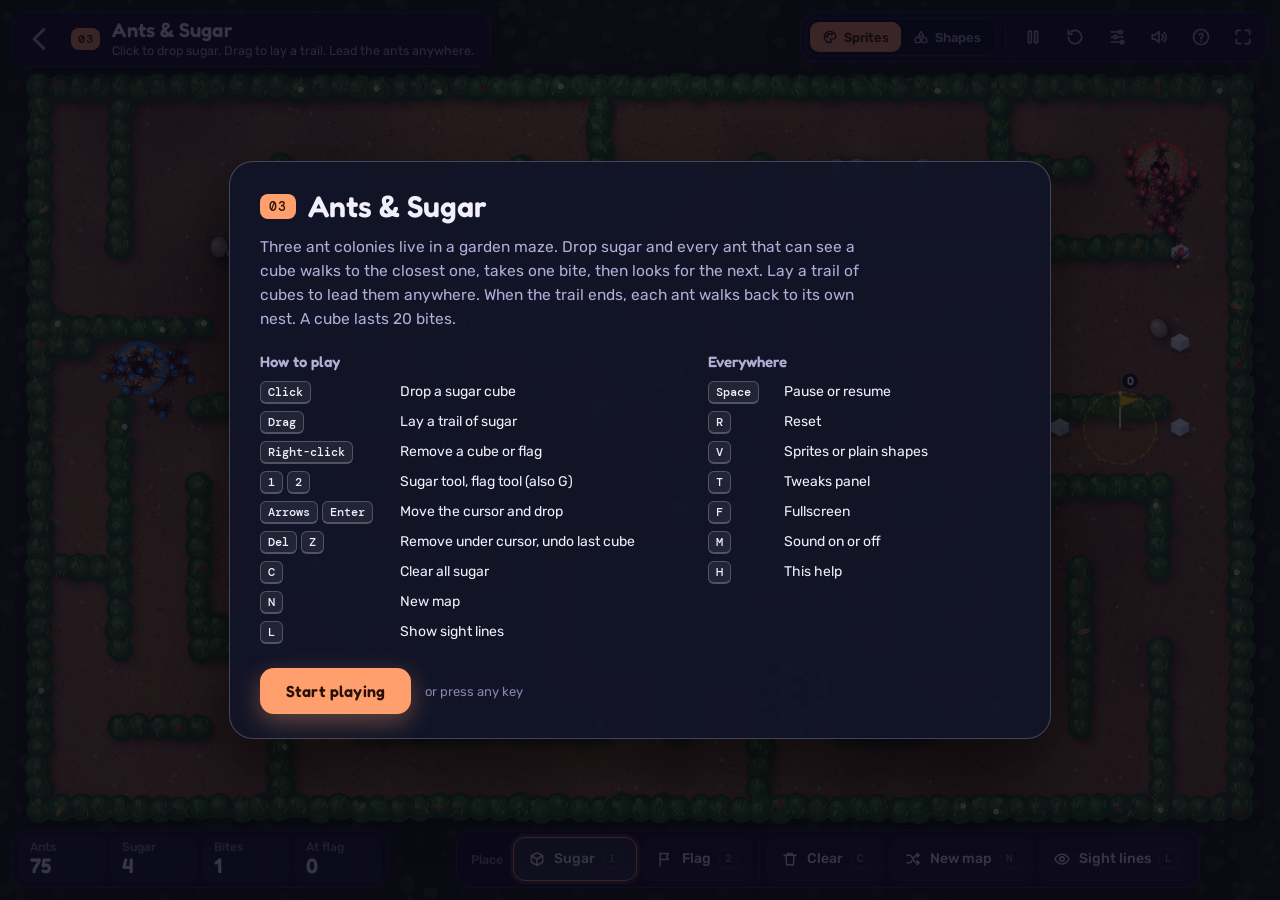
<file: lanhor/trail.html>
<!doctype html>
<html lang="en">
<head>
<meta charset="utf-8">
<meta name="viewport" content="width=device-width, initial-scale=1, viewport-fit=cover">
<title>Toy</title>
<link rel="stylesheet" href="kit.css">
</head>
<body>
<script src="kit.js"></script>
<script>
'use strict';
(function () {
  const U = Kit.util;
  const TAU = U.TAU;

  // ================================================================ config
  const PITCH = 4;                    // maze cell pitch in tiles: 1 wall + 3 corridor
  const COLONY = ['#ff3b30', '#0a84ff', '#ffd60a', '#34c759', '#af52de'];
  const COLONY_NAME = ['Red', 'Blue', 'Yellow', 'Green', 'Purple'];
  const NUM = ['no', 'one', 'two', 'three', 'four', 'five'];
  const DEF = { nests: 3, perNest: 25, speed: 3, vision: 14, bites: 20, trail: true, sight: false };
  const MAX_FLAGS = 3;
  const ANT_R = 0.22;                 // collision radius, tiles
  const TOUCH_R = 0.6;                // ant to cube centre distance that counts as a touch
  const HOME_R = 0.9;                 // ant to nest centre distance that counts as home
  const FLAG_R = 1.8;                 // flag counting radius
  const MILL_R = 2.4;                 // how far idle ants wander from the nest
  const SEP_R = 0.62, LANE_R = 1.0, WALL_FEEL = 0.55;
  const CUBE_MARGIN = 0.42;           // cubes keep this far from walls
  const CUBE_SPR = 1.5;               // cube sprite box, tiles
  const PAINT_STEP = 2;               // tiles between painted cubes
  const TRAIL_CAP = 6000, TRAIL_LIFE = 4, TRAIL_BUCKETS = 3;
  const TRAIL_ALPHA = [0.5, 0.3, 0.14];
  const PART_CAP = 600;
  const SHAPE = { bg: '#1c1c22', floor: '#0d0d10', wall: '#2c2c34', mid: '#5a5a66', light: '#9a9aa6', white: '#ffffff', red: '#ff3b30', yellow: '#ffd60a' };
  const ANT_DARK = '#2e170b';
  const ICON_CUBE = '<svg viewBox="0 0 24 24" fill="none" stroke="currentColor" stroke-width="2" stroke-linecap="round" stroke-linejoin="round" aria-hidden="true"><path d="M12 3.5l7.5 4.2v8.6L12 20.5l-7.5-4.2V7.7z"/><path d="M4.5 7.7L12 12l7.5-4.3M12 12v8.5"/></svg>';
  const ICON_DIAMOND = '<svg viewBox="0 0 24 24" fill="none" stroke="currentColor" stroke-width="2" stroke-linecap="round" stroke-linejoin="round" aria-hidden="true"><path d="M12 3.5l8.5 8.5-8.5 8.5L3.5 12z"/></svg>';
  const tw = (id) => (id in Kit.tweaks ? Kit.tweaks[id] : DEF[id]);
  const word = (sprite, abstract) => Kit.pick(sprite, abstract);

  // ================================================================ state
  let ready = false, firstReset = true, silent = false;
  let seed = 0, cols = 0, rows = 0;
  let grid = null;                    // Uint8Array, 1 = wall
  let kind = null;                    // per tile: 0 open, 1 hedge, 2 pebble
  let plazas = [];
  let fields = [];                    // per base: { dist, wp } for the way home
  let T = 20, OX = 0, OY = 0;         // tile size (px) and map origin
  const bases = [], ants = [], cubes = [], flags = [];
  let simTime = 0, totalBites = 0, nextCubeId = 1;
  let fxTime = 0;                     // real-time clock for feedback, so it plays even while paused
  let tool = 'sugar';
  const seenOnce = { wall: false, eaten: false, flagHit: false, flagFull: false, unseen: false };
  let ui = {};

  // ================================================================ map generation
  function hash(i, k) {
    let h = (Math.imul(i, 374761393) + Math.imul(k, 668265263) + Math.imul(seed, 1274126177)) | 0;
    h = Math.imul(h ^ (h >>> 13), 1274126177);
    h ^= h >>> 16;
    return (h >>> 0) / 4294967296;
  }

  /** Coarse recursive-backtracker maze with loops, plazas, bulges and pebbles; returns tile grids. */
  function genMaze(sd, nCx, nCy) {
    const rnd = U.mulberry32(sd);
    const ri = (a, b) => a + Math.floor(rnd() * (b - a + 1));
    const C = 1 + nCx * PITCH, R = 1 + nCy * PITCH;
    const g = new Uint8Array(C * R).fill(1);
    const kd = new Uint8Array(C * R);
    const carve = (x0, y0, x1, y1) => {
      for (let y = y0; y <= y1; y++) for (let x = x0; x <= x1; x++) { g[y * C + x] = 0; kd[y * C + x] = 0; }
    };
    for (let j = 0; j < nCy; j++) for (let i = 0; i < nCx; i++) carve(1 + i * PITCH, 1 + j * PITCH, i * PITCH + 3, j * PITCH + 3);
    // walls between cells: east[i,j] separates (i,j)-(i+1,j), south[i,j] separates (i,j)-(i,j+1)
    const east = new Uint8Array(nCx * nCy).fill(1), south = new Uint8Array(nCx * nCy).fill(1);
    const openEast = (i, j) => { east[j * nCx + i] = 0; carve((i + 1) * PITCH, 1 + j * PITCH, (i + 1) * PITCH, j * PITCH + 3); };
    const openSouth = (i, j) => { south[j * nCx + i] = 0; carve(1 + i * PITCH, (j + 1) * PITCH, i * PITCH + 3, (j + 1) * PITCH); };

    const seen = new Uint8Array(nCx * nCy);
    const stack = [ri(0, nCx * nCy - 1)];
    seen[stack[0]] = 1;
    const nb = [];
    while (stack.length) {
      const c = stack[stack.length - 1], i = c % nCx, j = (c / nCx) | 0;
      nb.length = 0;
      if (i > 0 && !seen[c - 1]) nb.push(c - 1);
      if (i < nCx - 1 && !seen[c + 1]) nb.push(c + 1);
      if (j > 0 && !seen[c - nCx]) nb.push(c - nCx);
      if (j < nCy - 1 && !seen[c + nCx]) nb.push(c + nCx);
      if (!nb.length) { stack.pop(); continue; }
      const n = nb[Math.floor(rnd() * nb.length)];
      if (n === c + 1) openEast(i, j); else if (n === c - 1) openEast(i - 1, j);
      else if (n === c + nCx) openSouth(i, j); else openSouth(i, j - 1);
      seen[n] = 1;
      stack.push(n);
    }
    // loops: knock out about a quarter of the walls still standing
    for (let j = 0; j < nCy; j++) for (let i = 0; i < nCx; i++) {
      if (i < nCx - 1 && east[j * nCx + i] && rnd() < 0.25) openEast(i, j);
      if (j < nCy - 1 && south[j * nCx + i] && rnd() < 0.25) openSouth(i, j);
    }
    // plazas: cleared blocks of 2x2 or 3x2 cells, kept apart
    const pl = [];
    const plazaCell = new Uint8Array(nCx * nCy);
    const want = ri(3, 5);
    for (let tries = 0; pl.length < want && tries < 80; tries++) {
      const w = ri(2, 3), h = rnd() < 0.75 ? 2 : 3;
      if (w > nCx || h > nCy) continue;
      const i0 = ri(0, nCx - w), j0 = ri(0, nCy - h);
      if (pl.some((p) => i0 <= p.i + p.w && i0 + w >= p.i && j0 <= p.j + p.h && j0 + h >= p.j)) continue;
      pl.push({ i: i0, j: j0, w, h });
      for (let j = j0; j < j0 + h; j++) for (let i = i0; i < i0 + w; i++) {
        plazaCell[j * nCx + i] = 1;
        if (i < i0 + w - 1) east[j * nCx + i] = 0;
        if (j < j0 + h - 1) south[j * nCx + i] = 0;
      }
      carve(1 + i0 * PITCH, 1 + j0 * PITCH, (i0 + w - 1) * PITCH + 3, (j0 + h - 1) * PITCH + 3);
    }
    // isolated wall posts: most go, the rest become pebbles
    for (let j = 0; j < nCy - 1; j++) for (let i = 0; i < nCx - 1; i++) {
      const t = ((j + 1) * PITCH) * C + (i + 1) * PITCH;
      if (!g[t]) continue;
      const free = !east[j * nCx + i] && !east[(j + 1) * nCx + i] && !south[j * nCx + i] && !south[j * nCx + i + 1];
      if (free) { if (rnd() < 0.8) g[t] = 0; else kd[t] = 2; }
    }
    // bulges: a standing wall grows into one neighbour cell (at most one per cell) for an organic edge
    const bulged = new Uint8Array(nCx * nCy);
    const grow = (x0, y0, dx, dy, len) => { for (let k = 0; k < len; k++) { const t = (y0 + dy * k) * C + x0 + dx * k; g[t] = 1; kd[t] = 0; } };
    for (let j = 0; j < nCy; j++) for (let i = 0; i < nCx; i++) {
      const tryBulge = (ci, cj, x0, y0, dx, dy) => {
        const cc = cj * nCx + ci;
        if (bulged[cc] || plazaCell[cc]) return;
        bulged[cc] = 1;
        const r = rnd(), len = r < 0.5 ? 3 : 2, off = len === 2 && r > 0.75 ? 1 : 0;
        grow(x0 + dx * off, y0 + dy * off, dx, dy, len);
      };
      if (i < nCx - 1 && east[j * nCx + i] && rnd() < 0.2) {
        if (rnd() < 0.5) tryBulge(i, j, i * PITCH + 3, 1 + j * PITCH, 0, 1);
        else tryBulge(i + 1, j, (i + 1) * PITCH + 1, 1 + j * PITCH, 0, 1);
      }
      if (j < nCy - 1 && south[j * nCx + i] && rnd() < 0.2) {
        if (rnd() < 0.5) tryBulge(i, j, 1 + i * PITCH, j * PITCH + 3, 1, 0);
        else tryBulge(i, j + 1, 1 + i * PITCH, (j + 1) * PITCH + 1, 1, 0);
      }
    }
    // pebble clusters inside plazas
    const plz = pl.map((p) => {
      const x0 = 1 + p.i * PITCH, y0 = 1 + p.j * PITCH, x1 = (p.i + p.w - 1) * PITCH + 3, y1 = (p.j + p.h - 1) * PITCH + 3;
      if (rnd() < 0.75) {
        const rx = ri(x0 + 2, x1 - 2), ry = ri(y0 + 2, y1 - 2);
        const set = (x, y) => { g[y * C + x] = 1; kd[y * C + x] = 2; };
        set(rx, ry);
        const extra = ri(0, 2);
        for (let k = 0; k < extra; k++) {
          const d = ri(0, 3), x = rx + [1, -1, 0, 0][d], y = ry + [0, 0, 1, -1][d];
          if (x > x0 + 1 && x < x1 - 1 && y > y0 + 1 && y < y1 - 1) set(x, y);
        }
      }
      return { x0, y0, x1, y1, cx: Math.floor((x0 + x1) / 2), cy: Math.floor((y0 + y1) / 2) };
    });
    // keep only the largest connected open region
    const comp = new Int32Array(C * R).fill(-1);
    const q = new Int32Array(C * R);
    let best = -1, bestN = 0, id = 0;
    for (let s = 0; s < C * R; s++) {
      if (g[s] || comp[s] >= 0) continue;
      let h = 0, t = 0;
      q[t++] = s; comp[s] = id;
      while (h < t) {
        const c = q[h++], x = c % C;
        if (x > 0 && !g[c - 1] && comp[c - 1] < 0) { comp[c - 1] = id; q[t++] = c - 1; }
        if (x < C - 1 && !g[c + 1] && comp[c + 1] < 0) { comp[c + 1] = id; q[t++] = c + 1; }
        if (c >= C && !g[c - C] && comp[c - C] < 0) { comp[c - C] = id; q[t++] = c - C; }
        if (c < C * (R - 1) && !g[c + C] && comp[c + C] < 0) { comp[c + C] = id; q[t++] = c + C; }
      }
      if (t > bestN) { bestN = t; best = id; }
      id++;
    }
    for (let s = 0; s < C * R; s++) {
      if (!g[s] && comp[s] !== best) { g[s] = 1; kd[s] = 0; }
      if (g[s] && kd[s] !== 2) kd[s] = 1;
      const x = s % C, y = (s / C) | 0;
      if (x === 0 || y === 0 || x === C - 1 || y === R - 1) kd[s] = 1;
    }
    return { grid: g, kind: kd, cols: C, rows: R, plazas: plz };
  }

  // ================================================================ grid queries, line of sight
  const wallAt = (x, y) => x < 0 || y < 0 || x >= cols || y >= rows || grid[y * cols + x] === 1;
  const wallPt = (tx, ty) => wallAt(Math.floor(tx), Math.floor(ty));
  const inMap = (tx, ty) => tx >= 0 && ty >= 0 && tx < cols && ty < rows;

  /** Supercover grid raycast: true if no wall tile lies on the segment. */
  function los(x0, y0, x1, y1) {
    let ix = Math.floor(x0), iy = Math.floor(y0);
    const ex = Math.floor(x1), ey = Math.floor(y1);
    if (wallAt(ix, iy) || wallAt(ex, ey)) return false;
    const dx = x1 - x0, dy = y1 - y0;
    const sx = dx > 0 ? 1 : -1, sy = dy > 0 ? 1 : -1;
    const tdx = dx !== 0 ? Math.abs(1 / dx) : Infinity, tdy = dy !== 0 ? Math.abs(1 / dy) : Infinity;
    let tmx = dx > 0 ? (ix + 1 - x0) * tdx : dx < 0 ? (x0 - ix) * tdx : Infinity;
    let tmy = dy > 0 ? (iy + 1 - y0) * tdy : dy < 0 ? (y0 - iy) * tdy : Infinity;
    let n = Math.abs(ex - ix) + Math.abs(ey - iy);
    while (n > 0) {
      if (Math.abs(tmx - tmy) < 1e-9) {
        if (wallAt(ix + sx, iy) || wallAt(ix, iy + sy)) return false; // grazing a corner counts as blocked
        ix += sx; iy += sy; tmx += tdx; tmy += tdy; n -= 2;
      } else if (tmx < tmy) { ix += sx; tmx += tdx; n--; } else { iy += sy; tmy += tdy; n--; }
      if (wallAt(ix, iy)) return false;
    }
    return true;
  }
  /** Line of sight for a body of half-width w (three parallel rays). */
  function losWide(x0, y0, x1, y1, w) {
    if (!los(x0, y0, x1, y1)) return false;
    const dx = x1 - x0, dy = y1 - y0, d = Math.hypot(dx, dy);
    if (d < 1e-6) return true;
    const nx = (-dy / d) * w, ny = (dx / d) * w;
    return los(x0 + nx, y0 + ny, x1 + nx, y1 + ny) && los(x0 - nx, y0 - ny, x1 - nx, y1 - ny);
  }
  function canSee(a, c) {
    const dx = c.tx - a.tx, dy = c.ty - a.ty, v = tw('vision');
    return dx * dx + dy * dy <= v * v && los(a.tx, a.ty, c.tx, c.ty);
  }
  /** Nudge a point out of wall margins; returns a shared {x,y} or null when the point is in a wall. */
  const FIT = { x: 0, y: 0 };
  function fitPoint(tx, ty, r) {
    if (!inMap(tx, ty) || wallPt(tx, ty)) return null;
    let x = tx, y = ty;
    for (let it = 0; it < 3; it++) {
      const ix = Math.floor(x), iy = Math.floor(y);
      for (let yy = iy - 1; yy <= iy + 1; yy++) for (let xx = ix - 1; xx <= ix + 1; xx++) {
        if (!wallAt(xx, yy)) continue;
        const qx = x < xx ? xx : x > xx + 1 ? xx + 1 : x, qy = y < yy ? yy : y > yy + 1 ? yy + 1 : y;
        const ex = x - qx, ey = y - qy, e = Math.hypot(ex, ey);
        if (e < r && e > 1e-6) { x += (ex / e) * (r - e); y += (ey / e) * (r - e); }
      }
    }
    if (wallPt(x, y)) return null;
    FIT.x = x; FIT.y = y;
    return FIT;
  }

  // ================================================================ way home: BFS distance + string-pulled waypoints
  function downhill(c, dist) {
    const x = c % cols, y = (c / cols) | 0;
    let best = c, bd = dist[c];
    const test = (t) => { if (dist[t] >= 0 && dist[t] < bd) { bd = dist[t]; best = t; } };
    if (x > 0) test(c - 1);
    if (x < cols - 1) test(c + 1);
    if (y > 0) test(c - cols);
    if (y < rows - 1) test(c + cols);
    for (let dy = -1; dy <= 1; dy += 2) for (let dx = -1; dx <= 1; dx += 2) {
      if (!wallAt(x + dx, y) && !wallAt(x, y + dy) && !wallAt(x + dx, y + dy)) test(c + dy * cols + dx);
    }
    return best;
  }
  function buildField(b) {
    const N = cols * rows, dist = new Int32Array(N).fill(-1), q = new Int32Array(N);
    let h = 0, t = 0;
    dist[b.tile] = 0; q[t++] = b.tile;
    while (h < t) {
      const c = q[h++], x = c % cols, nd = dist[c] + 1;
      if (x > 0 && !grid[c - 1] && dist[c - 1] < 0) { dist[c - 1] = nd; q[t++] = c - 1; }
      if (x < cols - 1 && !grid[c + 1] && dist[c + 1] < 0) { dist[c + 1] = nd; q[t++] = c + 1; }
      if (c >= cols && !grid[c - cols] && dist[c - cols] < 0) { dist[c - cols] = nd; q[t++] = c - cols; }
      if (c < N - cols && !grid[c + cols] && dist[c + cols] < 0) { dist[c + cols] = nd; q[t++] = c + cols; }
    }
    const wp = new Int32Array(N).fill(-1);
    const chain = new Int32Array(16);
    for (let c = 0; c < N; c++) {
      if (dist[c] < 0) continue;
      let cur = c, n = 0;
      while (n < 16 && dist[cur] > 0) { cur = downhill(cur, dist); chain[n++] = cur; }
      if (!n) { wp[c] = c; continue; }
      const x0 = (c % cols) + 0.5, y0 = ((c / cols) | 0) + 0.5;
      let pick = chain[0];
      for (let k = 1; k < n; k++) {
        const w = chain[k];
        if (losWide(x0, y0, (w % cols) + 0.5, ((w / cols) | 0) + 0.5, 0.3)) pick = w; else break;
      }
      wp[c] = pick;
    }
    return { dist, wp };
  }

  // ================================================================ entities
  class Base {
    constructor(i, tx, ty) { this.index = i; this.tx = tx; this.ty = ty; this.color = COLONY[i]; this.stored = 0; this.pulse = 0; }
    get x() { return OX + this.tx * T; }
    get y() { return OY + this.ty * T; }
    get tile() { return Math.floor(this.ty) * cols + Math.floor(this.tx); }
    // lets tests use either ant.base.x or bases[ant.base]
    valueOf() { return this.index; }
    toString() { return String(this.index); }
  }

  class Ant {
    constructor(base) {
      this.base = base;
      this.tx = base.tx; this.ty = base.ty;
      this.h = Math.random() * TAU; this.hc = 1; this.hs = 0; this.v = 0;
      this.state = 'home'; this.target = null; this.visited = new Set();
      this.carry = false; this.hidden = false; this.hideT = 0; this.vis = 1; this.goHole = false;
      this.scanT = Math.random() * 0.25; this.lost = 0;
      this.sf = U.rand(0.86, 1.14);                  // personal speed factor
      this.zf = U.rand(2.4, 3.8); this.zp = Math.random() * TAU; this.nz = 0; // zig-zag
      this.phase = Math.random() * TAU; this.pause = 0;
      this.mx = base.tx; this.my = base.ty; this.millT = 0;
      this.sepX = 0; this.sepY = 0; this.unstuck = 0; this.stuckT = 0; this.bestM = Infinity;
      this.flagMask = 0; this.trailAcc = 0; this.seekT = 0;
    }
    get x() { return OX + this.tx * T; }
    set x(v) { this.tx = (v - OX) / T; }
    get y() { return OY + this.ty * T; }
    set y(v) { this.ty = (v - OY) / T; }
  }

  class Cube {
    constructor(tx, ty, user) { this.id = nextCubeId++; this.tx = tx; this.ty = ty; this.bites = 0; this.born = fxTime; this.hit = 0; this.dead = false; this.r = Math.random(); this.user = user; }
    get x() { return OX + this.tx * T; }
    get y() { return OY + this.ty * T; }
  }

  class Flag {
    constructor(tx, ty, slot) { this.slot = slot; this.bit = 1 << slot; this.tx = tx; this.ty = ty; this.count = 0; this.born = fxTime; this.hit = 0; }
    get x() { return OX + this.tx * T; }
    get y() { return OY + this.ty * T; }
  }

  // ---------------------------------------------------------------- particles (pooled)
  const P_CRUMB = 0, P_PUFF = 1, P_RING = 2, P_SPARK = 3, P_GRAIN = 4, P_DUST = 5;
  const parts = [];
  for (let i = 0; i < PART_CAP; i++) parts.push({ on: false, type: 0, x: 0, y: 0, vx: 0, vy: 0, life: 0, max: 1, size: 0, color: '#fff', rot: 0 });
  let partIdx = 0;
  function spawn(type, x, y, vx, vy, life, size, color) {
    if (silent) return;
    const p = parts[partIdx];
    partIdx = (partIdx + 1) % PART_CAP;
    p.on = true; p.type = type; p.x = x; p.y = y; p.vx = vx; p.vy = vy; p.life = life; p.max = life; p.size = size; p.color = color || '#fff'; p.rot = Math.random() * TAU;
  }
  function burst(type, x, y, n, speed, life, size, color) {
    for (let i = 0; i < n; i++) {
      const a = Math.random() * TAU, s = speed * U.rand(0.4, 1);
      spawn(type, x, y, Math.cos(a) * s, Math.sin(a) * s, life * U.rand(0.7, 1.2), size * U.rand(0.7, 1.2), color);
    }
  }
  function updateParticles(dt) {
    for (let i = 0; i < PART_CAP; i++) {
      const p = parts[i];
      if (!p.on) continue;
      p.life -= dt;
      if (p.life <= 0) { p.on = false; continue; }
      const f = Math.exp(-dt * 5);
      p.vx *= f; p.vy *= f;
      p.x += p.vx * dt; p.y += p.vy * dt;
      p.rot += dt * 4;
    }
  }

  // ---------------------------------------------------------------- scent trail (ring buffer, tile units)
  const TR = { x: new Float32Array(TRAIL_CAP), y: new Float32Array(TRAIL_CAP), t: new Float32Array(TRAIL_CAP).fill(-1e9), c: new Uint8Array(TRAIL_CAP), i: 0 };
  function pushTrail(x, y, c) {
    const i = TR.i;
    TR.x[i] = x; TR.y[i] = y; TR.t[i] = simTime; TR.c[i] = c;
    TR.i = (i + 1) % TRAIL_CAP;
  }

  // ================================================================ world setup
  function randomSeed() { return 10000 + Math.floor(Math.random() * 89999); }

  function newMap(sd, opts = {}) {
    seed = sd != null && isFinite(sd) ? Math.abs(Math.floor(sd)) % 1000000 : randomSeed();
    const pr = Kit.playRect;
    const tt = U.clamp(pr.w / 60, 18, 24);
    const nCx = Math.max(6, Math.round((pr.w / tt - 1) / PITCH));
    const nCy = Math.max(4, Math.round((pr.h / tt - 1) / PITCH));
    const m = genMaze(seed, nCx, nCy);
    grid = m.grid; kind = m.kind; cols = m.cols; rows = m.rows; plazas = m.plazas;
    cubes.length = 0;
    flags.length = 0;
    drag.mode = null; drag.flag = null; // a drag in progress belonged to the old map
    placeBases(tw('nests'));
    clearFx();
    if (!opts.quiet) {
      Kit.sfx('whoosh', { pitch: 1.25 });
      Kit.toast('New map · seed ' + seed, { tone: 'info' });
    }
    if (ui.seedNote) { ui.seedNote.label = 'Map seed ' + seed; Kit.rebuildTweaks(); }
    layout({ crossfade: !opts.quiet });
    syncStats(true);
    return seed;
  }

  function placeBases(n) {
    const rnd = U.mulberry32(Math.imul(seed, 31) + n * 7919);
    const cand = [];
    for (let y = 2; y < rows - 2; y++) for (let x = 2; x < cols - 2; x++) {
      let ok = true;
      for (let dy = -1; dy <= 1 && ok; dy++) for (let dx = -1; dx <= 1; dx++) if (grid[(y + dy) * cols + x + dx]) { ok = false; break; }
      if (ok) cand.push(y * cols + x);
    }
    bases.length = 0;
    for (let k = 0; k < n && cand.length; k++) {
      let best = cand[Math.floor(rnd() * cand.length)], bestScore = -1;
      if (k > 0) {
        for (let s = 0; s < 80; s++) {
          const c = cand[Math.floor(rnd() * cand.length)], x = c % cols, y = (c / cols) | 0;
          let md = 1e9;
          for (const b of bases) md = Math.min(md, Math.hypot(b.tx - x - 0.5, b.ty - y - 0.5));
          // spread out, but keep a little away from the outer hedge
          const edge = Math.min(x, y, cols - 1 - x, rows - 1 - y);
          const score = md - (edge < 4 ? (4 - edge) * 1.5 : 0) + rnd() * 2;
          if (score > bestScore) { bestScore = score; best = c; }
        }
      }
      bases.push(new Base(k, (best % cols) + 0.5, ((best / cols) | 0) + 0.5));
    }
    fields = bases.map(buildField);
    for (const f of flags) f.count = 0;
    spawnAll();
  }

  function spawnAll() {
    ants.length = 0;
    for (const b of bases) for (let i = 0; i < tw('perNest'); i++) spawnAnt(b, Math.random() < 0.45);
  }
  function spawnAnt(b, hidden) {
    const a = new Ant(b);
    if (hidden) { a.hidden = true; a.vis = 0; a.hideT = U.rand(0.3, 4); }
    else { pickMill(a); a.tx = a.mx; a.ty = a.my; a.millT = U.rand(0, 2); pickMill(a); }
    ants.push(a);
    return a;
  }
  /** Match the ant count of every nest to the tweak (adds at the nest, removes idle ants first). */
  function syncAntCount() {
    const per = tw('perNest');
    for (const b of bases) {
      let mine = 0;
      for (const a of ants) if (a.base === b) mine++;
      while (mine < per) { spawnAnt(b, true).hideT = U.rand(0.1, 1.5); mine++; }
      for (let pass = 0; pass < 2 && mine > per; pass++) {
        for (let i = ants.length - 1; i >= 0 && mine > per; i--) {
          const a = ants[i];
          if (a.base !== b || (pass === 0 && a.state !== 'home')) continue;
          ants.splice(i, 1); mine--;
        }
      }
    }
  }

  function clearFx() {
    TR.t.fill(-1e9);
    for (const p of parts) p.on = false;
  }

  /** Example scene: four cubes leading from a nest toward a plaza, plus a flag on the way. Every nest spot is
   *  planned; the red colony (base 0) moves to the spot with the longest clear run, so the opening march
   *  lasts as long as the maze allows and the demo always starts with the same colony. */
  function placeExample() {
    if (!bases.length || !plazas.length) return;
    const v2 = tw('vision') ** 2;
    const seenByOther = (i, [x, y]) => bases.some((o, k) => k !== i && (o.tx - x) ** 2 + (o.ty - y) ** 2 <= v2 && los(o.tx, o.ty, x, y));
    let best = null, bi = 0;
    for (let i = 0; i < bases.length; i++) {
      const p = planExample(bases[i], fields[i]);
      // four stops first, then the longest run; a stop another colony can see costs 8 tiles (two streams
      // would eat the chain from both ends)
      p.score = p.stops.length * 1000 + p.len - (p.stops.some((s) => seenByOther(i, s)) ? 8 : 0);
      if (!best || p.score > best.score) { best = p; bi = i; }
    }
    if (!best.stops.length) return;
    if (bi) {
      const a = bases[0], b = bases[bi];
      [a.tx, a.ty, b.tx, b.ty] = [b.tx, b.ty, a.tx, a.ty];
      [fields[0], fields[bi]] = [fields[bi], fields[0]];
      spawnAll();
    }
    const stops = best.stops.map(([x, y]) => addCube(x, y));
    if (stops.length >= 2) {
      const c0 = stops[stops.length - 2], c1 = stops[stops.length - 1];
      addFlag((c0.tx + c1.tx) / 2, (c0.ty + c1.ty) / 2);
    }
  }
  /** Up to four cube spots from base b (way-home field f) toward a plaza: { stops: [[tx, ty]…], len }. */
  function planExample(b, f) {
    const plan = { stops: [], len: 0 };
    const openNear = (p) => {
      let best = -1, bd = 1e9;
      for (let y = p.y0; y <= p.y1; y++) for (let x = p.x0; x <= p.x1; x++) {
        const t = y * cols + x;
        if (grid[t] || f.dist[t] < 0) continue;
        const d = Math.abs(x - p.cx) + Math.abs(y - p.cy);
        if (d < bd) { bd = d; best = t; }
      }
      return best;
    };
    let goal = -1, gs = Infinity;
    for (const p of plazas) {
      const t = openNear(p);
      if (t < 0) continue;
      // the nearest plaza with room for four long hops, else the farthest one: a longer first march
      const d = f.dist[t], score = d >= 22 ? d : 1000 - d;
      if (score < gs) { gs = score; goal = t; }
    }
    if (goal < 0) return plan;
    // the string-pulled way home (goal → nest), reversed and sampled every 0.25 tiles; its legs keep
    // a wide line of sight, so cubes on it see each other and stay off the hedge corners
    const tc = (t) => [(t % cols) + 0.5, ((t / cols) | 0) + 0.5];
    const way = [];
    for (let cur = goal, n = 0; cur !== b.tile && n < 400; cur = f.wp[cur], n++) way.push(tc(cur));
    way.push([b.tx, b.ty]);
    way.reverse();
    const pts = [];
    for (let i = 1; i < way.length; i++) {
      const [x0, y0] = way[i - 1], [x1, y1] = way[i], n = Math.max(1, Math.ceil(Math.hypot(x1 - x0, y1 - y0) / 0.25));
      for (let k = 1; k <= n; k++) pts.push([x0 + ((x1 - x0) * k) / n, y0 + ((y1 - y0) * k) / n]);
    }
    // four cubes spread over the way, each within `gap` of the previous one and in its sight; a one-step
    // lookahead keeps a cube from landing just before a corner (which would force a tiny next hop)
    const gap = U.clamp((pts.length * 0.25) / 4, 3, 6);
    const at = (i) => (i < 0 ? [b.tx, b.ty] : pts[i]);
    const seen = (i) => {
      const [x0, y0] = at(i), out = [];
      for (let j = i + 1; j < pts.length; j++) {
        const [x, y] = pts[j], d = Math.hypot(x - x0, y - y0);
        if (d > gap) break;
        if (losWide(x0, y0, x, y, 0.3)) out.push(j);
      }
      return out;
    };
    const hop = (p, q) => Math.hypot(at(q)[0] - at(p)[0], at(q)[1] - at(p)[1]);
    for (let k = 0, idx = -1; k < 4; k++) {
      const cand = seen(idx);
      if (!cand.length) break;
      let pick = cand[cand.length - 1], best = -1;
      if (k < 3) {
        for (const j of cand) {
          const nx = seen(j), score = Math.min(hop(idx, j), nx.length ? hop(j, nx[nx.length - 1]) : 0);
          if (score >= best) { best = score; pick = j; }
        }
      }
      if (!fitPoint(pts[pick][0], pts[pick][1], CUBE_MARGIN)) break;
      plan.len += hop(idx, pick);
      plan.stops.push(pts[pick]);
      idx = pick;
    }
    return plan;
  }

  // ================================================================ simulation
  function pickMill(a) {
    const b = a.base;
    for (let k = 0; k < 8; k++) {
      const ang = Math.random() * TAU, r = U.rand(0.9, MILL_R);
      const x = b.tx + Math.cos(ang) * r, y = b.ty + Math.sin(ang) * r;
      if (fitPoint(x, y, 0.35) && Math.abs(FIT.x - x) + Math.abs(FIT.y - y) < 0.05 && los(b.tx, b.ty, x, y)) { a.mx = x; a.my = y; return; }
    }
    a.mx = b.tx + U.rand(-0.6, 0.6); a.my = b.ty + U.rand(-0.6, 0.6);
  }

  // scan scratch (reused, no per-scan allocation)
  const scanC = [], scanD = [];
  /** Closest cube this ant can see and has not bitten on this trip, or null. */
  function scan(a) {
    const n = cubes.length;
    if (!n) return null;
    const v = tw('vision'), r2 = v * v;
    let m = 0;
    for (let i = 0; i < n; i++) {
      const c = cubes[i];
      if (a.visited.has(c)) continue;
      const dx = c.tx - a.tx, dy = c.ty - a.ty, d2 = dx * dx + dy * dy;
      if (d2 > r2) continue;
      scanC[m] = c; scanD[m] = d2; m++;
    }
    // nearest first, with no cap: a far visible cube must still win over any number of hidden near ones
    for (let tries = 0; tries < m; tries++) {
      let k = -1, bd = Infinity;
      for (let i = 0; i < m; i++) if (scanD[i] < bd) { bd = scanD[i]; k = i; }
      if (k < 0) break;
      const c = scanC[k];
      if (los(a.tx, a.ty, c.tx, c.ty)) { scanC.length = 0; scanD.length = 0; return c; }
      scanD[k] = Infinity;
    }
    scanC.length = 0; scanD.length = 0;
    return null;
  }

  function setState(a, s) { a.state = s; a.bestM = Infinity; a.stuckT = 0; a.lost = 0; }
  function setSeek(a, c) {
    if (a.state !== 'seek') {
      if (a.state === 'home') {
        // a short, individual reaction delay turns a crowd into a stream
        if (a.hidden) a.hideT = Math.min(a.hideT, U.rand(0.15, 2.2));
        else { a.pause = Math.max(a.pause, Math.random() * Math.random() * 1.2); a.v = 0; }
        a.goHole = false;
      }
      setState(a, 'seek');
    }
    if (a.target !== c) { a.bestM = Infinity; a.stuckT = 0; a.seekT = 0; }
    a.target = c; a.lost = 0;
  }
  function giveUp(a) {
    a.target = null;
    if (a.state === 'seek') setState(a, a.hidden ? 'home' : 'return');
  }
  function retarget(a) {
    const c = scan(a);
    if (c) setSeek(a, c); else giveUp(a);
  }
  /** Periodic look-around (every 0.15–0.25 s per ant). */
  function think(a, interval) {
    if (!cubes.length) { if (a.state === 'seek') giveUp(a); return; }
    const c = scan(a);
    if (c) { setSeek(a, c); return; }
    // brief occlusion while sliding past a corner: keep going for one more look
    if (a.state === 'seek' && a.target && !a.target.dead && (a.lost += interval) < 0.45) return;
    if (a.state === 'seek') giveUp(a);
  }

  function bite(a, c) {
    c.bites++; totalBites++;
    c.hit = 1;
    a.visited.add(c);
    a.carry = true;
    a.pause = U.rand(0.16, 0.3);
    spawn(P_CRUMB, c.tx, c.ty - 0.15, U.rand(-1.6, 1.6), U.rand(-1.8, -0.4), 0.5, 0.09);
    spawn(P_CRUMB, c.tx, c.ty - 0.1, U.rand(-1.6, 1.6), U.rand(-1.2, 0.4), 0.45, 0.07);
    if (!silent) Kit.sfx('bite', { gap: 70, pitch: U.rand(0.85, 1.3), vol: 0.5 });
    if (c.bites >= tw('bites')) killCube(c, 'eaten');
    else retarget(a);
  }

  function arriveHome(a) {
    const b = a.base;
    if (a.carry) {
      a.carry = false;
      b.stored++;
      b.pulse = 1;
      spawn(P_RING, b.tx, b.ty, 0, 0, 0.5, 1.3, b.color);
      if (!silent) Kit.sfx('bloop', { gap: 140, vol: 0.22, pitch: U.rand(1.1, 1.5) });
      if (Math.random() < 0.5) a.goHole = true;
    }
    a.visited.clear();
    a.flagMask = 0;
    a.target = null;
    setState(a, 'home');
    a.millT = 0;
    const c = scan(a);
    if (c) setSeek(a, c);
  }

  function hide(a, dur) { a.hidden = true; a.hideT = dur; a.goHole = false; a.v = 0; }
  function emerge(a) {
    const b = a.base;
    a.hidden = false;
    a.tx = b.tx + U.rand(-0.12, 0.12); a.ty = b.ty + U.rand(-0.12, 0.12);
    a.h = a.state === 'seek' && a.target ? Math.atan2(a.target.ty - a.ty, a.target.tx - a.tx) : Math.random() * TAU;
    a.v = 0; a.millT = 0;
  }

  function countFlag(a, f) {
    a.flagMask |= f.bit;
    f.count++;
    f.hit = 1;
    spawn(P_RING, f.tx, f.ty, 0, 0, 0.6, 1.2, SHAPE.yellow);
    if (silent) return;
    Kit.sfx('join', { gap: 110, vol: 0.5, pitch: U.rand(0.95, 1.2) });
    if (!seenOnce.flagHit) { seenOnce.flagHit = true; Kit.toast(word('An ant reached the flag', 'An agent reached the goal'), { tone: 'good' }); }
  }

  // separation through Kit.SpatialHash (tile units); the visitor is defined once to avoid per-ant closures
  const spatial = new Kit.SpatialHash(1);
  let sepA = null, sepX = 0, sepY = 0;
  function sepVisit(b) {
    if (b === sepA || b.hidden) return;
    const dx = sepA.tx - b.tx, dy = sepA.ty - b.ty, d2 = dx * dx + dy * dy;
    if (d2 > LANE_R * LANE_R || d2 < 1e-8) return;
    const d = Math.sqrt(d2);
    if (d < SEP_R) { const f = (SEP_R - d) / SEP_R; sepX += (dx / d) * f; sepY += (dy / d) * f; }
    // oncoming traffic: both sidestep to their right, which sorts two-way streams into lanes
    const ca = sepA.hc, sa = sepA.hs;
    if (ca * b.hc + sa * b.hs < -0.4 && dx * ca + dy * sa < 0) {
      const f = (1 - d / LANE_R) * 0.75;
      sepX -= sa * f; sepY += ca * f;
    }
  }
  function computeSeparation() {
    spatial.clear();
    for (let i = 0; i < ants.length; i++) {
      const a = ants[i];
      a.hc = Math.cos(a.h); a.hs = Math.sin(a.h);
      if (!a.hidden) spatial.insert(a, a.tx, a.ty);
    }
    for (let i = 0; i < ants.length; i++) {
      const a = ants[i];
      if (a.hidden) continue;
      sepA = a; sepX = 0; sepY = 0;
      spatial.query(a.tx, a.ty, LANE_R, sepVisit);
      let sx = sepX * 2, sy = sepY * 2;
      const m = Math.hypot(sx, sy);
      if (m > 1.6) { sx *= 1.6 / m; sy *= 1.6 / m; }
      a.sepX = sx; a.sepY = sy;
    }
    sepA = null;
  }

  /** Push an ant's body out of wall tiles; rescue it if its centre ended inside one. */
  function collide(a) {
    for (let it = 0; it < 2; it++) {
      const ix = Math.floor(a.tx), iy = Math.floor(a.ty);
      if (wallAt(ix, iy)) { rescue(a); return; }
      for (let yy = iy - 1; yy <= iy + 1; yy++) for (let xx = ix - 1; xx <= ix + 1; xx++) {
        if (!wallAt(xx, yy)) continue;
        const qx = a.tx < xx ? xx : a.tx > xx + 1 ? xx + 1 : a.tx;
        const qy = a.ty < yy ? yy : a.ty > yy + 1 ? yy + 1 : a.ty;
        const ex = a.tx - qx, ey = a.ty - qy, e2 = ex * ex + ey * ey;
        if (e2 < ANT_R * ANT_R && e2 > 1e-10) { const e = Math.sqrt(e2), k = (ANT_R - e) / e; a.tx += ex * k; a.ty += ey * k; }
      }
    }
  }
  function rescue(a) {
    const ix = Math.floor(a.tx), iy = Math.floor(a.ty);
    let best = null, bd = Infinity;
    for (let r = 1; r <= 3 && !best; r++) {
      for (let yy = iy - r; yy <= iy + r; yy++) for (let xx = ix - r; xx <= ix + r; xx++) {
        if (wallAt(xx, yy)) continue;
        const cx = U.clamp(a.tx, xx + ANT_R, xx + 1 - ANT_R), cy = U.clamp(a.ty, yy + ANT_R, yy + 1 - ANT_R);
        const d = U.dist2(a.tx, a.ty, cx, cy);
        if (d < bd) { bd = d; best = [cx, cy]; }
      }
    }
    if (best) { a.tx = best[0]; a.ty = best[1]; } else { a.tx = a.base.tx; a.ty = a.base.ty; }
  }

  function stepAnts(h) {
    const spdBase = tw('speed');
    const STRIDE = TAU / (0.95 * 0.42); // one gait cycle per ~0.4 body lengths
    for (let i = 0; i < ants.length; i++) {
      const a = ants[i], b = a.base;
      a.scanT -= h;
      if (a.scanT <= 0) { const iv = U.rand(0.15, 0.25); a.scanT += iv; think(a, iv); }
      if (a.hidden) {
        a.vis = Math.max(0, a.vis - h * 6);
        if ((a.hideT -= h) <= 0) emerge(a);
        continue;
      }
      if (a.vis < 1) a.vis = Math.min(1, a.vis + h * 5);
      if (a.pause > 0) a.pause -= h;

      // goal for this state
      let gx, gy, spd = spdBase * a.sf, idle = false;
      if (a.state === 'seek' && a.target) { gx = a.target.tx; gy = a.target.ty; }
      else if (a.state === 'return') {
        const w = fields[b.index].wp[Math.floor(a.ty) * cols + Math.floor(a.tx)];
        if (w >= 0 && w !== b.tile) { gx = (w % cols) + 0.5; gy = ((w / cols) | 0) + 0.5; } else { gx = b.tx; gy = b.ty; }
      } else if (a.goHole) { gx = b.tx; gy = b.ty; spd *= 0.6; }
      else {
        if ((a.millT -= h) <= 0) { pickMill(a); a.millT = U.rand(1.2, 3.6); if (Math.random() < 0.2) a.goHole = true; }
        gx = a.mx; gy = a.my; spd *= 0.42;
        idle = U.dist2(a.tx, a.ty, gx, gy) < 0.09;
      }

      // steering: smooth turn toward the goal with an ant-like zig-zag
      const dx = gx - a.tx, dy = gy - a.ty, d = Math.sqrt(dx * dx + dy * dy);
      a.nz += ((Math.random() * 2 - 1) * 7 - a.nz * 3) * h;
      let want = d > 1e-4 ? Math.atan2(dy, dx) : a.h;
      // the zig-zag eases in after a new target, so a fresh line of sight is not wobbled away
      const zig = a.state === 'seek' ? Math.min(1, (a.seekT += h) / 0.8) : 1;
      want += (Math.sin(simTime * a.zf + a.zp) * 0.3 + a.nz * 0.1) * U.clamp(d - 0.4, 0, 1) * zig;
      const dA = U.angleDiff(a.h, want);
      const turn = Math.max(7, spd * 2.8) * h;
      a.h += dA > turn ? turn : dA < -turn ? -turn : dA;
      let vt = a.pause > 0 || idle ? 0 : spd * (1 - 0.55 * Math.min(1, Math.abs(dA) / 1.6));
      a.v += (vt - a.v) * Math.min(1, h * 7);
      const c = Math.cos(a.h), s = Math.sin(a.h);
      let vx = c * a.v, vy = s * a.v;
      if (a.unstuck > 0) a.unstuck -= h; else { vx += a.sepX; vy += a.sepY; }

      // walls push gently, so streams keep off the hedges
      const ix = Math.floor(a.tx), iy = Math.floor(a.ty);
      let rx = 0, ry = 0;
      for (let yy = iy - 1; yy <= iy + 1; yy++) for (let xx = ix - 1; xx <= ix + 1; xx++) {
        if (!wallAt(xx, yy)) continue;
        const qx = a.tx < xx ? xx : a.tx > xx + 1 ? xx + 1 : a.tx;
        const qy = a.ty < yy ? yy : a.ty > yy + 1 ? yy + 1 : a.ty;
        const ex = a.tx - qx, ey = a.ty - qy, e2 = ex * ex + ey * ey;
        if (e2 < WALL_FEEL * WALL_FEEL && e2 > 1e-10) { const e = Math.sqrt(e2), f = (WALL_FEEL - e) / WALL_FEEL; rx += (ex / e) * f; ry += (ey / e) * f; }
      }
      vx += rx * 1.6; vy += ry * 1.6;

      const px = a.tx, py = a.ty;
      a.tx += vx * h; a.ty += vy * h;
      collide(a);
      const moved = Math.hypot(a.tx - px, a.ty - py);
      a.phase += moved * STRIDE;

      // events
      if (a.state === 'seek' && a.target) {
        const t = a.target, ex = t.tx - a.tx, ey = t.ty - a.ty;
        if (ex * ex + ey * ey < TOUCH_R * TOUCH_R) bite(a, t);
      } else if (a.state === 'return') {
        if (U.dist2(a.tx, a.ty, b.tx, b.ty) < HOME_R * HOME_R) arriveHome(a);
      } else if (a.goHole && U.dist2(a.tx, a.ty, b.tx, b.ty) < 0.09) hide(a, U.rand(0.8, 3));
      for (let k = 0; k < flags.length; k++) {
        const f = flags[k];
        if (!(a.flagMask & f.bit) && U.dist2(a.tx, a.ty, f.tx, f.ty) < FLAG_R * FLAG_R) countFlag(a, f);
      }
      if (a.state !== 'home' && moved > 0) {
        a.trailAcc += moved;
        if (a.trailAcc >= 0.42) { a.trailAcc = 0; pushTrail(a.tx - c * 0.3, a.ty - s * 0.3, b.index); }
      }
      // watchdog: no progress for a while → ignore the crowd briefly and wiggle free
      if (a.state !== 'home' && a.pause <= 0) {
        const m = a.state === 'seek' ? d : fields[b.index].dist[Math.floor(a.ty) * cols + Math.floor(a.tx)];
        if (m < a.bestM - 0.3) { a.bestM = m; a.stuckT = 0; }
        else if ((a.stuckT += h) > 2.2) { a.unstuck = 0.8; a.stuckT = 0; a.bestM = m; a.h += U.rand(-1.2, 1.2); }
      }
    }
  }

  function update(dt) {
    if (!grid) return;
    simTime += dt;
    computeSeparation();
    const n = Math.max(1, Math.ceil((dt * (tw('speed') + 5)) / 0.3));
    for (let k = 0; k < n; k++) stepAnts(dt / n);
  }
  /** Feedback runs on real time: pop-ins, squash, pulses and particles. */
  function tickFx(dt) {
    fxTime += dt;
    for (const c of cubes) c.hit = Math.max(0, c.hit - dt * 5);
    for (const f of flags) f.hit = Math.max(0, f.hit - dt * 4);
    for (const b of bases) b.pulse = Math.max(0, b.pulse - dt * 2.5);
    updateParticles(dt);
  }

  /** Run the simulation synchronously (pre-warm and tests). */
  function simulate(sec) {
    const was = silent;
    silent = true;
    for (let t = 0; t < sec; t += 1 / 60) update(1 / 60);
    silent = was;
  }

  // ================================================================ player actions
  function addCube(tx, ty, opts = {}) {
    const p = fitPoint(tx, ty, CUBE_MARGIN);
    if (!p) return null;
    if (opts.user) {
      for (const c of cubes) if (U.dist2(c.tx, c.ty, p.x, p.y) < 0.64) { c.hit = 1; return null; }
    }
    const c = new Cube(p.x, p.y, !!opts.user);
    cubes.push(c);
    if (opts.user) {
      burst(P_SPARK, c.tx, c.ty - 0.2, 5, 3.2, 0.5, 0.22, '#fff7d6');
      spawn(P_RING, c.tx, c.ty, 0, 0, 0.45, 0.9, '#ffffff');
      burst(P_DUST, c.tx, c.ty + 0.15, 4, 1.2, 0.5, 0.25, '#d9b07a');
      Kit.sfx('place', { gap: opts.paint ? 55 : 0, pitch: U.rand(0.9, 1.15) });
    }
    return c;
  }
  function killCube(c, how) {
    const i = cubes.indexOf(c);
    if (i < 0) return;
    cubes.splice(i, 1);
    c.dead = true;
    if (how === 'eaten') {
      burst(P_PUFF, c.tx, c.ty, 6, 2.2, 0.55, 0.45, '#fffaf0');
      burst(P_CRUMB, c.tx, c.ty, 8, 3, 0.6, 0.09);
      for (let k = 0; k < 5; k++) spawn(P_GRAIN, c.tx + U.rand(-0.5, 0.5), c.ty + U.rand(-0.4, 0.5), 0, 0, U.rand(4, 7), U.rand(0.05, 0.08));
      spawn(P_RING, c.tx, c.ty, 0, 0, 0.5, 1.1, '#ffffff');
      if (!silent) {
        Kit.sfx('pop', { gap: 60 });
        if (!seenOnce.eaten) {
          seenOnce.eaten = true;
          const n = tw('bites');
          Kit.toast(word(`A cube is gone after ${n} bites`, `An attractor is gone after ${n} hits`), { tone: 'info', ms: 2400 });
        }
      }
    } else if (how === 'user') {
      burst(P_PUFF, c.tx, c.ty, 4, 1.6, 0.4, 0.35, '#fffaf0');
      spawn(P_RING, c.tx, c.ty, 0, 0, 0.35, 0.8, '#ffffff');
      Kit.sfx('remove', { gap: 40 });
    } else if (how === 'clear') {
      burst(P_PUFF, c.tx, c.ty, 2, 1.4, 0.35, 0.3, '#fffaf0');
    }
    for (const a of ants) if (a.target === c) retarget(a);
  }
  function clearCubes(user) {
    if (!cubes.length) { if (user) Kit.sfx('buzz', { gap: 200, vol: 0.6 }); return; }
    for (const c of cubes.slice()) killCube(c, 'clear');
    if (user) {
      Kit.sfx('whoosh', { pitch: 0.9 });
      Kit.toast(word('Sugar cleared', 'Attractors cleared'), { tone: 'info' });
    }
  }
  function addFlag(tx, ty, user) {
    const p = fitPoint(tx, ty, 0.4);
    if (!p) return null;
    const x = p.x, y = p.y;
    if (flags.length >= MAX_FLAGS) {
      removeFlag(flags[0], true);
      if (user && !seenOnce.flagFull) { seenOnce.flagFull = true; Kit.toast(word('Three flags at most. The oldest one moved.', 'Three goals at most. The oldest one moved.'), { tone: 'info', ms: 2400 }); }
    }
    let slot = 0;
    while (flags.some((f) => f.slot === slot)) slot++;
    const f = new Flag(x, y, slot);
    flags.push(f);
    if (user) {
      spawn(P_RING, x, y, 0, 0, 0.5, FLAG_R, SHAPE.yellow);
      burst(P_SPARK, x, y - 1, 4, 2.5, 0.45, 0.2, '#fff3b0');
      Kit.sfx('chirp');
    }
    return f;
  }
  function removeFlag(f, quiet) {
    const i = flags.indexOf(f);
    if (i < 0) return;
    flags.splice(i, 1);
    for (const a of ants) a.flagMask &= ~f.bit;
    spawn(P_PUFF, f.tx, f.ty, 0, 0, 0.35, 0.6, '#fffaf0');
    if (!quiet) Kit.sfx('remove');
  }
  function cubeNear(tx, ty, r) {
    let best = null, bd = r * r;
    for (const c of cubes) { const d = U.dist2(c.tx, c.ty, tx, ty); if (d < bd) { bd = d; best = c; } }
    return best;
  }
  function flagNear(tx, ty) {
    for (let i = flags.length - 1; i >= 0; i--) {
      const f = flags[i];
      // the ground spot or the cloth above it
      if (U.dist2(f.tx, f.ty, tx, ty) < 0.7 * 0.7) return f;
      if (!Kit.isAbstract && tx > f.tx - 0.25 && tx < f.tx + 1.05 && ty > f.ty - 1.8 && ty < f.ty) return f;
    }
    return null;
  }
  function baseNear(tx, ty) {
    for (const b of bases) if (U.dist2(b.tx, b.ty, tx, ty) < 1.4 * 1.4) return b;
    return null;
  }
  function buzzWall(tx, ty) {
    Kit.sfx('buzz', { gap: 200 });
    spawn(P_RING, tx, ty, 0, 0, 0.35, 0.7, SHAPE.red);
    if (!seenOnce.wall) { seenOnce.wall = true; Kit.toast(word('Sugar only goes on open ground', 'Attractors only go on open ground'), { tone: 'bad' }); }
  }
  /** Primary action at a tile point with the current tool. */
  function actAt(tx, ty) {
    if (!inMap(tx, ty)) return null;
    if (wallPt(tx, ty)) { buzzWall(tx, ty); return null; }
    return tool === 'flag' ? addFlag(tx, ty, true) : addCube(tx, ty, { user: true });
  }
  /** Remove a cube (or flag) under a tile point. */
  function eraseAt(tx, ty, allowFlag) {
    const c = cubeNear(tx, ty, 0.75);
    if (c) { killCube(c, 'user'); return true; }
    if (allowFlag) { const f = flagNear(tx, ty); if (f) { removeFlag(f); return true; } }
    return false;
  }
  /** First time a click or drag drops only cubes that no ant can see, say why nothing moves. */
  function hintIfUnseen(fromId) {
    if (seenOnce.unseen) return;
    let made = 0;
    for (const c of cubes) {
      if (c.id < fromId) continue;
      made++;
      for (const a of ants) if (canSee(a, c)) return;
    }
    if (!made) return;
    seenOnce.unseen = true;
    Kit.toast(word('No ant can see that sugar yet. Try closer to a nest.', 'No agent can see that attractor yet. Try closer to a base.'), { tone: 'info', ms: 2600 });
  }
  function removeLastCube() {
    const c = cubes[cubes.length - 1];
    if (c) killCube(c, 'user'); else Kit.sfx('buzz', { gap: 200, vol: 0.6 });
  }

  // ================================================================ input
  // paint drag: px/py last pointer point, lx/ly last cube, qx/qy last open point still in sight of it,
  // from: first cube id of this gesture
  const drag = { mode: null, px: 0, py: 0, lx: 0, ly: 0, has: false, qx: 0, qy: 0, qok: false, flag: null, from: 0 };
  const kb = { on: false, tx: 0, ty: 0, mx: 0, my: 0 };
  const toTile = (p) => [(p.x - OX) / T, (p.y - OY) / T];

  /** Paint along the pointer path: a cube every PAINT_STEP tiles, plus one at a corner whenever the
   *  next spot would be out of sight of the previous cube, so ants can always see the next link. */
  function paintTo(tx, ty) {
    const sx = drag.px, sy = drag.py, len = Math.hypot(tx - sx, ty - sy);
    const n = Math.max(1, Math.ceil(len / 0.25));
    for (let i = 1; i <= n; i++) {
      const x = sx + ((tx - sx) * i) / n, y = sy + ((ty - sy) * i) / n;
      if (wallPt(x, y)) continue;
      if (drag.has && !losWide(drag.lx, drag.ly, x, y, 0.25)) {
        if (drag.qok && U.dist(drag.lx, drag.ly, drag.qx, drag.qy) > 0.9) paintCube(drag.qx, drag.qy);
        else if (!drag.qok) paintCube(x, y);
      } else if (!drag.has || U.dist(drag.lx, drag.ly, x, y) >= PAINT_STEP) paintCube(x, y);
      drag.qx = x; drag.qy = y; drag.qok = !drag.has || losWide(drag.lx, drag.ly, x, y, 0.25);
    }
    drag.px = tx; drag.py = ty;
  }
  function paintCube(x, y) {
    const c = addCube(x, y, { user: true, paint: true });
    const p = c || fitPoint(x, y, CUBE_MARGIN);
    if (!p) return;
    drag.lx = c ? c.tx : p.x; drag.ly = c ? c.ty : p.y; drag.has = true; drag.qok = true;
  }
  function pointerDown(p) {
    kb.on = false;
    const [tx, ty] = toTile(p);
    if (!inMap(tx, ty)) return;
    if (p.button === 2) { drag.mode = 'erase'; eraseAt(tx, ty, true); return; }
    if (p.button !== 0) return;
    if (tool === 'flag') {
      const f = flagNear(tx, ty);
      if (f) { drag.mode = 'flag'; drag.flag = f; f.hit = 1; Kit.sfx('click'); return; }
      actAt(tx, ty);
      return;
    }
    drag.mode = 'paint'; drag.px = tx; drag.py = ty; drag.has = false; drag.qok = false; drag.from = nextCubeId;
    const c = actAt(tx, ty);
    if (c) { drag.lx = c.tx; drag.ly = c.ty; drag.has = true; drag.qx = c.tx; drag.qy = c.ty; drag.qok = true; }
    else {
      // clicked an existing cube: continue the trail from it
      const near = cubeNear(tx, ty, 0.8);
      if (near) { drag.lx = near.tx; drag.ly = near.ty; drag.has = true; drag.qx = near.tx; drag.qy = near.ty; drag.qok = true; }
    }
  }
  function pointerMove(p) {
    if (kb.on && (Math.abs(p.x - kb.mx) > 3 || Math.abs(p.y - kb.my) > 3)) kb.on = false;
    const [tx, ty] = toTile(p);
    if (drag.mode === 'paint' && p.buttons & 1) paintTo(tx, ty);
    else if (drag.mode === 'erase' && p.buttons & 2) eraseAt(tx, ty, false);
    else if (drag.mode === 'flag' && p.buttons & 1) {
      const q = fitPoint(tx, ty, 0.4);
      if (q) { drag.flag.tx = q.x; drag.flag.ty = q.y; }
    }
  }
  function pointerUp() {
    if (drag.mode === 'paint') hintIfUnseen(drag.from);
    drag.mode = null; drag.flag = null;
  }

  function setTool(t) {
    if (t === tool) return;
    tool = t;
    Kit.ui.setActive(ui.bSugar, t === 'sugar');
    Kit.ui.setActive(ui.bFlag, t === 'flag');
    Kit.setHint(t === 'flag' ? { sprite: 'Click to plant a flag. It counts the ants that reach it.', abstract: 'Click to set a goal. It counts the agents that reach it.' } : null);
    Kit.sfx('click');
  }
  function setSight(v) { Kit.ui.setActive(ui.bSight, v); }
  function toggleSight() { Kit.setTweak('sight', !tw('sight')); Kit.sfx('toggle', { pitch: tw('sight') ? 1.2 : 0.8 }); }

  function keydown(e) {
    switch (e.code) {
      case 'Digit1': case 'Numpad1': setTool('sugar'); return true;
      case 'Digit2': case 'Numpad2': case 'KeyG': setTool('flag'); return true;
      case 'KeyC': clearCubes(true); return true;
      case 'KeyN': newMap(); return true;
      case 'KeyL': toggleSight(); return true;
      case 'KeyZ': removeLastCube(); return true;
      case 'ArrowLeft': case 'ArrowRight': case 'ArrowUp': case 'ArrowDown': {
        if (!kb.on) {
          const inside = Kit.mouse.inside && inMap((Kit.mouse.x - OX) / T, (Kit.mouse.y - OY) / T);
          kb.tx = inside ? Math.floor((Kit.mouse.x - OX) / T) : Math.floor(bases[0] ? bases[0].tx : cols / 2);
          kb.ty = inside ? Math.floor((Kit.mouse.y - OY) / T) : Math.floor(bases[0] ? bases[0].ty : rows / 2);
          kb.on = true;
        }
        const st = e.shiftKey ? 3 : 1;
        if (e.code === 'ArrowLeft') kb.tx -= st;
        if (e.code === 'ArrowRight') kb.tx += st;
        if (e.code === 'ArrowUp') kb.ty -= st;
        if (e.code === 'ArrowDown') kb.ty += st;
        kb.tx = U.clamp(kb.tx, 0, cols - 1); kb.ty = U.clamp(kb.ty, 0, rows - 1);
        kb.mx = Kit.mouse.x; kb.my = Kit.mouse.y;
        Kit.sfx('click', { gap: 30, vol: 0.4 });
        return true;
      }
      case 'Enter': case 'NumpadEnter': {
        const [tx, ty] = cursorTile(), from = nextCubeId;
        actAt(tx, ty);
        hintIfUnseen(from);
        return true;
      }
      case 'Delete': case 'Backspace': {
        const [tx, ty] = cursorTile();
        if (!eraseAt(tx, ty, true)) Kit.sfx('buzz', { gap: 200, vol: 0.6 });
        return true;
      }
      default: return false;
    }
  }
  function cursorTile() {
    if (kb.on) return [kb.tx + 0.5, kb.ty + 0.5];
    if (Kit.mouse.inside) return [(Kit.mouse.x - OX) / T, (Kit.mouse.y - OY) / T];
    kb.on = true; kb.mx = Kit.mouse.x; kb.my = Kit.mouse.y;
    kb.tx = Math.floor(bases[0] ? bases[0].tx : cols / 2); kb.ty = Math.floor(bases[0] ? bases[0].ty : rows / 2);
    return [kb.tx + 0.5, kb.ty + 0.5];
  }

  // ================================================================ layout and static layers
  // One cached static canvas per view, rebuilt only when the map, window or nests change: the Sprites
  // ground costs a few hundred ms to raster, so V (and the Shapes → Sprites reveal) must not repaint it.
  const layers = { sprite: null, abstract: null }, layerKey = { sprite: '', abstract: '' };
  let layerPrev = null, fadeT = 0, spriteKey = '';
  const FADE = 0.45;
  let cubeSpr = [], cubeBad = null;

  function layout(opts = {}) {
    if (!grid) return;
    const pr = Kit.playRect;
    T = Math.max(8, Math.floor(Math.min(pr.w / cols, pr.h / rows)));
    OX = Math.round(pr.x + (pr.w - cols * T) / 2);
    OY = Math.round(pr.y + (pr.h - rows * T) / 2);
    const v = Kit.view;
    if (opts.crossfade && layers[v]) {
      // keep the old map's picture to fade out; paint the new one into the spare canvas
      const old = layers[v]; layers[v] = layerPrev; layerPrev = old; layerKey[v] = ''; fadeT = FADE;
    } else fadeT = 0;
    ensureLayer(v);
    schedulePrebuild();
  }
  /** While in Shapes, keep the Sprites picture ready for the reveal: repaint it once the map and window
   *  settle (ants are mostly home right after a new map, so the one-off cost goes unnoticed). */
  let prebuildTimer = 0;
  function schedulePrebuild() {
    clearTimeout(prebuildTimer);
    if (Kit.isAbstract) prebuildTimer = setTimeout(() => { if (Kit.isAbstract) ensureLayer('sprite'); }, 1200);
  }
  function makeCanvas(w, h) { const c = document.createElement('canvas'); c.width = w; c.height = h; return c; }
  /** Bring the static canvas of `view` (and, for Sprites, the cube and ant sprites) up to date. */
  function ensureLayer(view) {
    const dpr = Kit.dpr, W = Kit.W, H = Kit.H;
    if (view === 'sprite') {
      const sk = [T, dpr, bases.length].join();
      if (sk !== spriteKey) { spriteKey = sk; buildCubeSprites(); buildAntSprites(); }
    }
    // nest mounds are painted per tile, so only the set of nest tiles matters
    const key = [seed, T, OX, OY, W, H, dpr, bases.map((b) => b.tile).sort((a, b) => a - b).join('.')].join();
    if (layerKey[view] === key) return;
    layerKey[view] = key;
    const c = layers[view] || (layers[view] = makeCanvas(1, 1));
    c.width = Math.round(W * dpr); c.height = Math.round(H * dpr);
    const g = c.getContext('2d');
    g.setTransform(dpr, 0, 0, dpr, 0, 0);
    if (view === 'abstract') paintShapesLayer(g, W, H); else paintSpriteLayer(g, W, H);
  }

  // ---------------------------------------------------------------- sprite ground
  function dots(g, rnd, n, x0, y0, w, h, s0, s1, color) {
    g.beginPath();
    for (let i = 0; i < n; i++) { const s = s0 + rnd() * (s1 - s0); g.rect(x0 + rnd() * w, y0 + rnd() * h, s, s); }
    g.fillStyle = color; g.fill();
  }
  function blobPath(g, x, y, r) { g.moveTo(x + r, y); g.arc(x, y, r, 0, TAU); }
  /** Deterministic blob centres for a wall tile: [x, y, r] in tiles. */
  function hedgeBlob(t, k) {
    const x = t % cols, y = (t / cols) | 0;
    return [x + 0.5 + (hash(t, k) - 0.5) * 0.3, y + 0.5 + (hash(t, k + 3) - 0.5) * 0.3, 0.55 + hash(t, k + 6) * 0.12];
  }
  function paintSpriteLayer(g, W, H) {
    const rnd = U.mulberry32(seed * 7 + 13);
    const mw = cols * T, mh = rows * T;
    // undergrowth beyond the map
    g.fillStyle = '#17210f'; g.fillRect(0, 0, W, H);
    g.beginPath();
    for (let i = 0, n = (W * H) / 650; i < n; i++) blobPath(g, rnd() * W, rnd() * H, 2 + rnd() * 6);
    g.fillStyle = 'rgba(64,98,40,0.3)'; g.fill();
    dots(g, rnd, (W * H) / 260, 0, 0, W, H, 1, 2.5, 'rgba(0,0,0,0.22)');

    // soil
    g.save();
    g.beginPath(); g.rect(OX, OY, mw, mh); g.clip();
    const sg = g.createLinearGradient(OX, OY, OX + mw, OY + mh);
    sg.addColorStop(0, '#ab7a49'); sg.addColorStop(1, '#966639');
    g.fillStyle = sg; g.fillRect(OX, OY, mw, mh);
    for (let i = 0; i < 50; i++) {
      const x = OX + rnd() * mw, y = OY + rnd() * mh, r = T * (2 + rnd() * 6), light = rnd() < 0.5;
      const rg = g.createRadialGradient(x, y, 0, x, y, r);
      rg.addColorStop(0, light ? 'rgba(205,160,104,0.32)' : 'rgba(104,64,32,0.28)');
      rg.addColorStop(1, 'rgba(0,0,0,0)');
      g.fillStyle = rg; g.fillRect(x - r, y - r, r * 2, r * 2);
    }
    const area = mw * mh;
    dots(g, rnd, area / 55, OX, OY, mw, mh, 1, 2, 'rgba(92,56,26,0.35)');
    dots(g, rnd, area / 70, OX, OY, mw, mh, 1, 2, 'rgba(214,170,116,0.32)');
    dots(g, rnd, area / 400, OX, OY, mw, mh, 1.5, 3, 'rgba(70,40,18,0.35)');
    // tiny pebbles and twigs
    g.beginPath();
    for (let i = 0, n = area / 2200; i < n; i++) { const x = OX + rnd() * mw, y = OY + rnd() * mh, r = 1 + rnd() * T * 0.07; g.moveTo(x + r, y); g.ellipse(x, y, r, r * 0.75, rnd() * 3, 0, TAU); }
    g.fillStyle = 'rgba(214,196,170,0.55)'; g.fill();
    g.strokeStyle = 'rgba(96,62,32,0.5)'; g.lineWidth = Math.max(1, T * 0.05); g.lineCap = 'round';
    g.beginPath();
    for (let i = 0, n = area / 9000; i < n; i++) {
      const x = OX + rnd() * mw, y = OY + rnd() * mh, a = rnd() * TAU, l = T * (0.3 + rnd() * 0.5);
      g.moveTo(x, y); g.quadraticCurveTo(x + Math.cos(a + 0.4) * l * 0.5, y + Math.sin(a + 0.4) * l * 0.5, x + Math.cos(a) * l, y + Math.sin(a) * l);
    }
    g.stroke();
    g.restore();

    // wall shadows (blurred, offset)
    const walls = [];
    for (let t = 0; t < cols * rows; t++) if (grid[t]) walls.push(t);
    const sh = makeCanvas(Math.ceil(W), Math.ceil(H)); // blurred anyway, so CSS resolution is enough
    const s2 = sh.getContext('2d');
    s2.beginPath();
    for (const t of walls) for (let k = 0; k < 3; k++) { const b = hedgeBlob(t, k); blobPath(s2, OX + b[0] * T, OY + b[1] * T, b[2] * T); }
    s2.fillStyle = '#000'; s2.fill();
    g.save();
    g.globalAlpha = 0.45;
    g.filter = `blur(${Math.max(2, T * 0.22).toFixed(1)}px)`;
    g.drawImage(sh, T * 0.12, T * 0.2, W, H);
    g.restore();

    // hedges: dark mass, mid tones, highlights, blades
    const hedge = walls.filter((t) => kind[t] !== 2);
    const layerBlobs = (dxo, dyo, rs, keyOff, count, color) => {
      g.beginPath();
      for (const t of hedge) for (let k = 0; k < count; k++) {
        const b = hedgeBlob(t, k + keyOff);
        blobPath(g, OX + (b[0] + dxo) * T, OY + (b[1] + dyo) * T, b[2] * rs * T);
      }
      g.fillStyle = color; g.fill();
    };
    layerBlobs(0, 0, 1, 0, 3, '#2a561e');
    layerBlobs(-0.05, -0.08, 0.74, 0, 2, '#386f28');
    layerBlobs(-0.1, -0.16, 0.5, 1, 1, '#4a8a33');
    layerBlobs(-0.16, -0.24, 0.24, 2, 1, '#69aa45');
    const blades = (color, n, len, keyOff) => {
      g.beginPath();
      for (const t of hedge) {
        const x = t % cols, y = (t / cols) | 0;
        for (let k = 0; k < n; k++) {
          const bx = OX + (x + 0.1 + hash(t, 20 + k + keyOff) * 0.8) * T, by = OY + (y + 0.15 + hash(t, 30 + k + keyOff) * 0.8) * T;
          const a = -Math.PI / 2 + (hash(t, 40 + k + keyOff) - 0.5) * 1.6, l = len * T * (0.6 + hash(t, 50 + k + keyOff) * 0.6);
          g.moveTo(bx, by); g.quadraticCurveTo(bx + Math.cos(a) * l * 0.4 + l * 0.15, by + Math.sin(a) * l * 0.5, bx + Math.cos(a) * l, by + Math.sin(a) * l);
        }
      }
      g.strokeStyle = color; g.lineWidth = Math.max(1, T * 0.05); g.lineCap = 'round'; g.stroke();
    };
    blades('#1d3f15', 2, 0.3, 0);
    blades('#7fc152', 3, 0.26, 7);
    // fallen leaves and small flowers on the hedges
    const leafCols = ['#e0962e', '#c8642a', '#e8bf4c', '#a8472a'];
    for (const t of hedge) {
      const x = OX + ((t % cols) + 0.5) * T, y = OY + (((t / cols) | 0) + 0.5) * T;
      if (hash(t, 60) < 0.07) {
        const a = hash(t, 61) * TAU, L = T * (0.28 + hash(t, 62) * 0.12);
        g.save(); g.translate(x + (hash(t, 63) - 0.5) * T * 0.4, y + (hash(t, 64) - 0.5) * T * 0.4); g.rotate(a);
        g.beginPath(); g.moveTo(-L, 0); g.quadraticCurveTo(0, -L * 0.62, L, 0); g.quadraticCurveTo(0, L * 0.62, -L, 0);
        g.fillStyle = leafCols[Math.floor(hash(t, 65) * 4)]; g.fill();
        g.strokeStyle = 'rgba(80,30,10,0.55)'; g.lineWidth = Math.max(0.8, T * 0.03);
        g.beginPath(); g.moveTo(-L * 0.9, 0); g.lineTo(L * 0.85, 0); g.stroke();
        g.restore();
      } else if (hash(t, 66) < 0.05) {
        const fx = x + (hash(t, 67) - 0.5) * T * 0.5, fy = y + (hash(t, 68) - 0.5) * T * 0.5, r = T * 0.07;
        g.beginPath();
        for (let k = 0; k < 5; k++) { const a = (k / 5) * TAU; blobPath(g, fx + Math.cos(a) * r * 1.2, fy + Math.sin(a) * r * 1.2, r); }
        g.fillStyle = '#fff6e6'; g.fill();
        g.beginPath(); blobPath(g, fx, fy, r * 0.8); g.fillStyle = '#ffc93c'; g.fill();
      }
    }
    // pebbles
    for (const t of walls) {
      if (kind[t] !== 2) continue;
      const x = OX + ((t % cols) + 0.5 + (hash(t, 70) - 0.5) * 0.15) * T, y = OY + (((t / cols) | 0) + 0.5 + (hash(t, 71) - 0.5) * 0.15) * T;
      const rx = T * (0.5 + hash(t, 72) * 0.1), ry = rx * 0.8, rot = hash(t, 73) * Math.PI;
      const pg = g.createRadialGradient(x - rx * 0.35, y - ry * 0.45, rx * 0.1, x, y, rx * 1.1);
      pg.addColorStop(0, '#e3dbcc'); pg.addColorStop(0.6, '#b0a797'); pg.addColorStop(1, '#7e7668');
      g.beginPath(); g.ellipse(x, y, rx, ry, rot, 0, TAU);
      g.fillStyle = pg; g.fill();
      g.strokeStyle = 'rgba(40,30,20,0.35)'; g.lineWidth = Math.max(1, T * 0.04); g.stroke();
      g.beginPath(); g.ellipse(x - rx * 0.3, y - ry * 0.4, rx * 0.28, ry * 0.14, rot - 0.3, 0, TAU);
      g.fillStyle = 'rgba(255,255,255,0.45)'; g.fill();
      if (hash(t, 74) < 0.6) {
        const sx = x + rx * 0.9, sy = y + ry * 0.7, sr = rx * 0.32;
        g.beginPath(); g.ellipse(sx, sy, sr, sr * 0.8, rot, 0, TAU); g.fillStyle = '#a49b8b'; g.fill(); g.stroke();
      }
    }
    // nest mounds: a ring of dug-out soil around a dark entrance
    for (const b of bases) {
      const x = OX + b.tx * T, y = OY + b.ty * T, r = T * 1.45;
      g.fillStyle = 'rgba(70,38,14,0.35)';
      g.beginPath(); g.ellipse(x + T * 0.08, y + T * 0.14, r, r * 0.92, 0, 0, TAU); g.fill();
      const mg = g.createRadialGradient(x - T * 0.3, y - T * 0.4, T * 0.2, x, y, r);
      mg.addColorStop(0, '#e2b47c'); mg.addColorStop(0.6, '#c99460'); mg.addColorStop(1, '#a8743f');
      g.fillStyle = mg; g.beginPath(); g.ellipse(x, y, r, r * 0.92, 0, 0, TAU); g.fill();
      const nr = U.mulberry32(seed + b.tile * 101);
      g.beginPath();
      for (let i = 0; i < 90; i++) { const a = nr() * TAU, d = Math.sqrt(nr()) * T * 1.3, s = 1 + nr() * T * 0.07; g.rect(x + Math.cos(a) * d, y + Math.sin(a) * d * 0.92, s, s); }
      g.fillStyle = 'rgba(244,212,166,0.75)'; g.fill();
      g.beginPath();
      for (let i = 0; i < 50; i++) { const a = nr() * TAU, d = Math.sqrt(nr()) * T * 1.3, s = 1 + nr() * T * 0.06; g.rect(x + Math.cos(a) * d, y + Math.sin(a) * d * 0.92, s, s); }
      g.fillStyle = 'rgba(120,76,38,0.6)'; g.fill();
      const hg = g.createRadialGradient(x, y + T * 0.05, 0, x, y, T * 0.5);
      hg.addColorStop(0, '#080302'); hg.addColorStop(0.65, '#1e0f07'); hg.addColorStop(1, '#5a361a');
      g.fillStyle = hg; g.beginPath(); g.ellipse(x, y, T * 0.5, T * 0.38, 0, 0, TAU); g.fill();
      g.strokeStyle = 'rgba(255,232,196,0.6)'; g.lineWidth = Math.max(1, T * 0.07);
      g.beginPath(); g.ellipse(x, y, T * 0.52, T * 0.4, 0, 0.12 * Math.PI, 0.88 * Math.PI); g.stroke();
    }
    // soft vignette
    const vg = g.createRadialGradient(OX + mw / 2, OY + mh / 2, Math.min(mw, mh) * 0.35, OX + mw / 2, OY + mh / 2, Math.hypot(mw, mh) * 0.6);
    vg.addColorStop(0, 'rgba(0,0,0,0)'); vg.addColorStop(1, 'rgba(30,14,4,0.32)');
    g.fillStyle = vg; g.fillRect(OX, OY, mw, mh);
  }

  /** Isometric sugar cube, pre-rendered per bite stage; drawn in tile units around the centre. */
  function cubeCanvas(stage, bad) {
    const px = Math.max(8, Math.ceil(T * CUBE_SPR * Kit.dpr));
    const cv = makeCanvas(px, px), g = cv.getContext('2d');
    const k = px / CUBE_SPR;
    g.setTransform(k, 0, 0, k, px / 2, px / 2);
    const w = 0.45, hh = 0.25, dz = 0.42, top = -dz / 2 - 0.03;
    const N = [0, top - hh], E = [w, top], S = [0, top + hh], Wp = [-w, top];
    const S2 = [0, top + hh + dz], E2 = [w, top + dz], W2 = [-w, top + dz];
    const poly = (pts, fill) => { g.beginPath(); g.moveTo(pts[0][0], pts[0][1]); for (let i = 1; i < pts.length; i++) g.lineTo(pts[i][0], pts[i][1]); g.closePath(); g.fillStyle = fill; g.fill(); };
    poly([Wp, S, S2, W2], bad ? '#ff7b72' : '#e2e8f2');
    poly([S, E, E2, S2], bad ? '#e0443a' : '#bfcadc');
    const tg = g.createLinearGradient(-w, top - hh, w, top + hh);
    tg.addColorStop(0, '#ffffff'); tg.addColorStop(1, bad ? '#ffb1ab' : '#eef3fa');
    poly([N, E, S, Wp], tg);
    if (!bad) {
      const r = U.mulberry32(11 + stage);
      g.fillStyle = 'rgba(150,172,210,0.55)';
      for (let i = 0; i < 16; i++) {
        const u = 0.12 + r() * 0.76, v = 0.12 + r() * 0.76;
        g.fillRect(N[0] + (E[0] - N[0]) * u + (Wp[0] - N[0]) * v, N[1] + (E[1] - N[1]) * u + (Wp[1] - N[1]) * v, 0.025, 0.025);
      }
      g.fillStyle = 'rgba(255,255,255,0.8)';
      for (let i = 0; i < 10; i++) g.fillRect(-w + r() * w * 2 * 0.95, top + 0.04 + r() * dz, 0.022, 0.022);
    }
    g.lineJoin = 'round';
    g.strokeStyle = bad ? 'rgba(120,0,0,0.7)' : 'rgba(104,120,152,0.85)';
    g.lineWidth = 0.03;
    g.beginPath(); g.moveTo(N[0], N[1]); g.lineTo(E[0], E[1]); g.lineTo(E2[0], E2[1]); g.lineTo(S2[0], S2[1]); g.lineTo(W2[0], W2[1]); g.lineTo(Wp[0], Wp[1]); g.closePath(); g.stroke();
    g.strokeStyle = 'rgba(255,255,255,0.95)'; g.lineWidth = 0.02;
    g.beginPath(); g.moveTo(Wp[0], Wp[1]); g.lineTo(S[0], S[1]); g.lineTo(E[0], E[1]); g.moveTo(S[0], S[1]); g.lineTo(S2[0], S2[1]); g.stroke();
    const chips = [[0.03, top - hh + 0.03, 0.14], [w - 0.03, top + 0.04, 0.15], [-w + 0.03, top + dz - 0.01, 0.16], [0.15, top + hh + dz * 0.55, 0.13]];
    for (let i = 0; i < stage; i++) {
      const [cx, cy, r] = chips[i];
      g.globalCompositeOperation = 'destination-out';
      g.beginPath(); g.arc(cx, cy, r, 0, TAU); g.fill();
      g.globalCompositeOperation = 'source-atop';
      g.strokeStyle = 'rgba(140,156,186,0.95)'; g.lineWidth = 0.035;
      g.beginPath(); g.arc(cx, cy, r + 0.015, 0, TAU); g.stroke();
    }
    g.globalCompositeOperation = 'source-over';
    return cv;
  }
  function buildCubeSprites() {
    cubeSpr = [0, 1, 2, 3, 4].map((s) => cubeCanvas(s, false));
    cubeBad = cubeCanvas(0, true);
  }

  function paintShapesLayer(g, W, H) {
    g.fillStyle = SHAPE.bg; g.fillRect(0, 0, W, H);
    g.fillStyle = SHAPE.floor; g.fillRect(OX, OY, cols * T, rows * T);
    const gap = T >= 14 ? 1 : 0;
    g.beginPath();
    for (let t = 0; t < cols * rows; t++) if (grid[t]) g.rect(OX + (t % cols) * T + gap, OY + ((t / cols) | 0) * T + gap, T - gap * 2, T - gap * 2);
    g.fillStyle = SHAPE.wall; g.fill();
  }

  // ================================================================ rendering — sprites
  // leg geometry in body lengths (x forward, y to the side): attach x, knee x/y, foot x/y
  const LEGS = [[0.06, 0.17, 0.17, 0.29, 0.27], [0.0, 0.02, 0.22, -0.01, 0.34], [-0.05, -0.15, 0.19, -0.31, 0.29]];
  const ABDOMEN = COLONY.map((c) => U.mixHex(c, ANT_DARK, 0.22));
  const TRAIL_COL = COLONY.map((c) => U.mixHex(c, '#fff1d6', 0.55));

  const GAIT = 6, DIRS = 32;          // walk-cycle frames and headings per sprite atlas
  let antSpr = [], antBox = 0, antCell = 0; // antSpr[colony] atlas; antBox CSS px, antCell device px

  /** One ant in body-length units: thorax at the origin, facing +x. */
  function paintAnt(g, ci, phase, carry, lw) {
    const E = (x, y, rx, ry) => { g.moveTo(x + rx, y); g.ellipse(x, y, rx, ry, 0, 0, TAU); };
    g.fillStyle = 'rgba(48,22,6,0.3)';
    g.beginPath(); E(-0.06, 0.05, 0.46, 0.2); g.fill();
    // legs in alternating tripods, two-segment, plus elbowed antennae
    const sw = Math.sin(phase) * 0.08, wig = Math.cos(phase) * 0.03;
    g.beginPath();
    for (let k = 0; k < 3; k++) {
      const q = LEGS[k];
      for (let side = -1; side <= 1; side += 2) {
        const off = (k + (side > 0 ? 1 : 0)) & 1 ? sw : -sw;
        g.moveTo(q[0], 0.045 * side);
        g.lineTo(q[1] + off * 0.5, q[2] * side);
        g.lineTo(q[3] + off, q[4] * side);
      }
    }
    for (let side = -1; side <= 1; side += 2) {
      g.moveTo(0.28, 0.035 * side);
      g.lineTo(0.36, (0.13 + wig * side) * side);
      g.lineTo(0.5, (0.08 - wig * side) * side);
    }
    g.strokeStyle = ANT_DARK; g.lineWidth = lw; g.lineCap = 'round'; g.lineJoin = 'round'; g.stroke();
    g.beginPath(); E(0.03, 0, 0.13, 0.075); E(0.23, 0, 0.1, 0.095); E(-0.12, 0, 0.045, 0.04);
    g.fillStyle = ANT_DARK; g.fill();
    const ag = g.createRadialGradient(-0.34, -0.06, 0.02, -0.3, 0, 0.24);
    ag.addColorStop(0, U.mixHex(COLONY[ci], '#ffffff', 0.25)); ag.addColorStop(0.55, ABDOMEN[ci]); ag.addColorStop(1, U.mixHex(ABDOMEN[ci], ANT_DARK, 0.45));
    g.beginPath(); E(-0.3, 0, 0.22, 0.155); g.fillStyle = ag; g.fill();
    g.beginPath(); E(-0.27, -0.055, 0.09, 0.04); E(0.25, -0.035, 0.035, 0.025);
    g.fillStyle = 'rgba(255,255,255,0.42)'; g.fill();
    if (carry) {
      g.fillStyle = '#fffdf6'; g.fillRect(0.31, -0.085, 0.17, 0.17);
      g.strokeStyle = 'rgba(90,70,50,0.6)'; g.lineWidth = lw * 0.5; g.strokeRect(0.31, -0.085, 0.17, 0.17);
    }
  }
  /** Per-colony atlas of pre-rotated ants: column = heading, row = gait frame (+GAIT when carrying).
   *  Rotated blits are slow on a 2D canvas, so rotation happens once here. */
  function buildAntSprites() {
    const L = T * 1.05;
    antBox = Math.ceil(L * 1.3);
    const cell = Math.max(8, Math.ceil(antBox * Kit.dpr)), big = cell * 2;
    const k = (big / antBox) * L, lw = Math.max(1, T * 0.055) / L;
    const src = makeCanvas(big, big), sg = src.getContext('2d');
    antCell = cell;
    antSpr = bases.map((b) => {
      const atlas = makeCanvas(cell * DIRS, cell * GAIT * 2), ag = atlas.getContext('2d');
      for (let carry = 0; carry < 2; carry++) for (let f = 0; f < GAIT; f++) {
        sg.setTransform(1, 0, 0, 1, 0, 0); sg.clearRect(0, 0, big, big);
        sg.setTransform(k, 0, 0, k, big / 2, big / 2);
        paintAnt(sg, b.index, (f / GAIT) * TAU, carry === 1, lw);
        const row = f + carry * GAIT;
        for (let d = 0; d < DIRS; d++) {
          const ang = (d / DIRS) * TAU, c = Math.cos(ang), s = Math.sin(ang);
          ag.setTransform(c, s, -s, c, d * cell + cell / 2, row * cell + cell / 2);
          ag.drawImage(src, -cell / 2, -cell / 2, cell, cell);
        }
      }
      return atlas;
    });
  }

  function drawAntsSprite(ctx) {
    const cell = antCell;
    for (let i = 0; i < ants.length; i++) {
      const a = ants[i];
      if (a.vis <= 0.02) continue;
      const f = Math.floor((((a.phase % TAU) + TAU) % TAU / TAU) * GAIT) % GAIT;
      const d = ((Math.round((a.h / TAU) * DIRS) % DIRS) + DIRS) % DIRS;
      const sz = antBox * a.vis;
      ctx.drawImage(antSpr[a.base.index], d * cell, (f + (a.carry ? GAIT : 0)) * cell, cell, cell, OX + a.tx * T - sz / 2, OY + a.ty * T - sz / 2, sz, sz);
    }
  }

  const bucketN = new Int32Array(COLONY.length * TRAIL_BUCKETS);
  const bucketIdx = Array.from({ length: COLONY.length * TRAIL_BUCKETS }, () => new Int32Array(TRAIL_CAP));
  function drawTrail(ctx) {
    bucketN.fill(0);
    for (let i = 0; i < TRAIL_CAP; i++) {
      const age = simTime - TR.t[i];
      if (age < 0 || age >= TRAIL_LIFE) continue;
      const k = TR.c[i] * TRAIL_BUCKETS + Math.min(TRAIL_BUCKETS - 1, ((age / TRAIL_LIFE) * TRAIL_BUCKETS) | 0);
      bucketIdx[k][bucketN[k]++] = i;
    }
    const sz = Math.max(1.5, T * 0.09), hs = sz / 2;
    for (let c = 0; c < COLONY.length; c++) for (let k = 0; k < TRAIL_BUCKETS; k++) {
      const m = bucketN[c * TRAIL_BUCKETS + k];
      if (!m) continue;
      const list = bucketIdx[c * TRAIL_BUCKETS + k];
      ctx.beginPath();
      for (let j = 0; j < m; j++) { const i = list[j]; ctx.rect(OX + TR.x[i] * T - hs, OY + TR.y[i] * T - hs, sz, sz); }
      ctx.globalAlpha = TRAIL_ALPHA[k]; ctx.fillStyle = TRAIL_COL[c]; ctx.fill();
    }
    ctx.globalAlpha = 1;
  }

  function cubeScale(c) {
    const age = fxTime - c.born;
    const pop = age < 0.4 ? U.easeOutBack(U.clamp(age / 0.4, 0, 1)) : 1;
    return (0.55 + 0.45 * (1 - c.bites / tw('bites'))) * pop;
  }
  function drawCubesSprite(ctx) {
    const max = tw('bites');
    // shadows and spilled crumbs
    ctx.beginPath();
    for (const c of cubes) {
      const sc = cubeScale(c), px = OX + c.tx * T, py = OY + c.ty * T;
      ctx.moveTo(px + T * 0.55 * sc + T * 0.06, py + T * 0.36 * sc);
      ctx.ellipse(px + T * 0.06, py + T * 0.36 * sc, T * 0.55 * sc, T * 0.18 * sc, 0, 0, TAU);
    }
    ctx.fillStyle = 'rgba(48,22,6,0.32)'; ctx.fill();
    ctx.beginPath();
    for (const c of cubes) {
      const n = Math.min(14, Math.floor(c.bites * 0.7)), px = OX + c.tx * T, py = OY + c.ty * T, s = Math.max(1.2, T * 0.06);
      for (let k = 0; k < n; k++) {
        const a = c.r * 40 + k * 2.39996, d = (0.55 + ((k * 0.618 + c.r) % 1) * 0.4) * T;
        ctx.rect(px + Math.cos(a) * d, py + Math.sin(a) * d * 0.8 + T * 0.15, s, s);
      }
    }
    ctx.fillStyle = '#fbf6ea'; ctx.fill();
    for (const c of cubes) {
      const sc = cubeScale(c), age = fxTime - c.born, px = OX + c.tx * T, py = OY + c.ty * T;
      const stage = Math.min(4, Math.floor((c.bites / max) * 5));
      const drop = age < 0.22 ? (1 - age / 0.22) * T * 0.9 : 0;
      const sq = c.hit * 0.14, w = T * CUBE_SPR * sc * (1 + sq), h = T * CUBE_SPR * sc * (1 - sq);
      ctx.drawImage(cubeSpr[stage], px - w / 2, py - h / 2 - drop + (T * CUBE_SPR * sc - h) * 0.5, w, h);
      // twinkle
      const tk = (fxTime * 0.8 + c.r * 9) % 3.2;
      if (tk < 0.4) {
        const k = Math.sin((tk / 0.4) * Math.PI), sx = px - T * 0.16 * sc, sy = py - T * 0.52 * sc, r = T * 0.3 * k;
        star(ctx, sx, sy, r, 'rgba(255,255,255,0.95)');
      }
    }
  }
  function star(ctx, x, y, r, color) {
    ctx.beginPath();
    ctx.moveTo(x, y - r); ctx.quadraticCurveTo(x, y, x + r, y); ctx.quadraticCurveTo(x, y, x, y + r);
    ctx.quadraticCurveTo(x, y, x - r, y); ctx.quadraticCurveTo(x, y, x, y - r);
    ctx.fillStyle = color; ctx.fill();
  }

  function drawNestsSprite(ctx) {
    for (const b of bases) {
      const x = OX + b.tx * T, y = OY + b.ty * T, hov = hover.base === b;
      const r = T * (1.25 + b.pulse * 0.25);
      ctx.lineWidth = T * (0.34 + b.pulse * 0.3);
      ctx.strokeStyle = U.rgba(b.color, 0.16 + b.pulse * 0.25 + (hov ? 0.12 : 0));
      ctx.beginPath(); ctx.arc(x, y, r, 0, TAU); ctx.stroke();
      ctx.lineWidth = Math.max(2, T * (hov ? 0.17 : 0.12));
      ctx.strokeStyle = b.color;
      ctx.beginPath(); ctx.arc(x, y, r, 0, TAU); ctx.stroke();
    }
  }

  function drawFlagsSprite(ctx) {
    const t = Kit.realTime;
    for (const f of flags) {
      const x = OX + f.tx * T, y = OY + f.ty * T, age = fxTime - f.born;
      const pop = age < 0.45 ? U.easeOutBack(U.clamp(age / 0.45, 0, 1)) : 1, hov = hover.flag === f;
      ctx.fillStyle = 'rgba(255,214,10,0.08)';
      ctx.beginPath(); ctx.arc(x, y, FLAG_R * T * pop, 0, TAU); ctx.fill();
      ctx.setLineDash([T * 0.28, T * 0.22]);
      ctx.lineWidth = Math.max(1.5, T * 0.07); ctx.strokeStyle = hov ? 'rgba(255,230,120,0.95)' : 'rgba(255,214,10,0.6)';
      ctx.stroke();
      ctx.setLineDash([]);
      const hgt = T * 1.75 * pop;
      ctx.fillStyle = 'rgba(48,22,6,0.3)';
      ctx.beginPath(); ctx.ellipse(x + T * 0.3, y + T * 0.05, T * 0.42, T * 0.12, 0.15, 0, TAU); ctx.fill();
      ctx.strokeStyle = '#efe6d2'; ctx.lineWidth = Math.max(1.5, T * 0.1); ctx.lineCap = 'round';
      ctx.beginPath(); ctx.moveTo(x, y); ctx.lineTo(x, y - hgt); ctx.stroke();
      // waving pennant
      const top = y - hgt + T * 0.05, len = T * 1.0 * pop, dep = T * 0.62 * pop;
      ctx.beginPath(); ctx.moveTo(x, top);
      for (let i = 1; i <= 8; i++) { const u = i / 8; ctx.lineTo(x + u * len, top + u * dep * 0.5 + Math.sin(t * 6 - u * 4) * T * 0.08 * u); }
      for (let i = 8; i >= 0; i--) { const u = i / 8; ctx.lineTo(x + u * len, top + dep - u * dep * 0.5 + Math.sin(t * 6 - u * 4) * T * 0.08 * u); }
      ctx.closePath();
      ctx.fillStyle = SHAPE.yellow; ctx.fill();
      ctx.strokeStyle = '#a88400'; ctx.lineWidth = Math.max(1, T * 0.04); ctx.stroke();
      ctx.fillStyle = '#fff4d6'; ctx.beginPath(); ctx.arc(x, y - hgt, T * 0.1, 0, TAU); ctx.fill();
      badge(ctx, x + T * 0.5, y - hgt - T * 0.6, String(f.count), 1 + f.hit * 0.35);
    }
  }
  function badge(ctx, x, y, text, scale) {
    const fs = Math.round(U.clamp(T * 0.62, 12, 18) * scale);
    ctx.font = `600 ${fs}px Fredoka, Rubik, system-ui, sans-serif`;
    const w = Math.max(fs * 1.3, ctx.measureText(text).width + fs * 0.8), h = fs * 1.35;
    ctx.fillStyle = 'rgba(22,18,40,0.88)';
    U.roundRect(ctx, x - w / 2, y - h / 2, w, h, h / 2); ctx.fill();
    ctx.strokeStyle = 'rgba(255,255,255,0.18)'; ctx.lineWidth = 1; ctx.stroke();
    ctx.fillStyle = '#fff'; ctx.textAlign = 'center'; ctx.textBaseline = 'middle';
    ctx.fillText(text, x, y + fs * 0.04);
  }

  function drawParticlesSprite(ctx) {
    for (let i = 0; i < PART_CAP; i++) {
      const p = parts[i];
      if (!p.on) continue;
      const k = p.life / p.max, x = OX + p.x * T, y = OY + p.y * T;
      switch (p.type) {
        case P_CRUMB: case P_GRAIN: {
          const s = p.size * T;
          ctx.globalAlpha = Math.min(1, k * 2.5);
          ctx.fillStyle = '#fffaf0'; ctx.fillRect(x - s / 2, y - s / 2, s, s);
          break;
        }
        case P_PUFF:
          ctx.globalAlpha = 0.6 * k; ctx.fillStyle = p.color;
          ctx.beginPath(); ctx.arc(x, y, p.size * T * (1.4 - k * 0.6), 0, TAU); ctx.fill();
          break;
        case P_DUST:
          ctx.globalAlpha = 0.45 * k; ctx.fillStyle = p.color;
          ctx.beginPath(); ctx.arc(x, y, p.size * T * (1.5 - k * 0.7), 0, TAU); ctx.fill();
          break;
        case P_RING:
          ctx.globalAlpha = k; ctx.strokeStyle = p.color; ctx.lineWidth = Math.max(1.5, T * 0.09 * k + 1);
          ctx.beginPath(); ctx.arc(x, y, T * (0.3 + p.size * (1 - k)), 0, TAU); ctx.stroke();
          break;
        case P_SPARK:
          ctx.globalAlpha = k; star(ctx, x, y, p.size * T * (0.5 + k * 0.5), p.color);
          break;
        default: break;
      }
    }
    ctx.globalAlpha = 1;
  }

  function renderSprite(ctx) {
    if (tw('trail')) drawTrail(ctx);
    drawNestsSprite(ctx);
    drawCubesSprite(ctx);
    drawTargetLines(ctx);
    drawAntsSprite(ctx);
    drawFlagsSprite(ctx);
    drawParticlesSprite(ctx);
  }

  // ================================================================ rendering — shapes
  function renderShapes(ctx) {
    // bases
    for (const b of bases) {
      const x = OX + b.tx * T, y = OY + b.ty * T;
      ctx.fillStyle = b.color;
      ctx.beginPath(); ctx.arc(x, y, T * (1.1 + b.pulse * 0.12), 0, TAU); ctx.fill();
      if (hover.base === b) { ctx.strokeStyle = SHAPE.white; ctx.lineWidth = 2; ctx.beginPath(); ctx.arc(x, y, T * 1.35, 0, TAU); ctx.stroke(); }
    }
    // goals: zone ring + diamond (count is drawn above the agents)
    for (const f of flags) {
      const x = OX + f.tx * T, y = OY + f.ty * T, age = fxTime - f.born;
      const pop = age < 0.45 ? U.easeOutBack(U.clamp(age / 0.45, 0, 1)) : 1, s = T * 0.6 * pop * (1 + f.hit * 0.25);
      ctx.strokeStyle = hover.flag === f ? SHAPE.white : SHAPE.mid; ctx.lineWidth = 1.5;
      ctx.beginPath(); ctx.arc(x, y, FLAG_R * T * pop, 0, TAU); ctx.stroke();
      ctx.fillStyle = SHAPE.yellow;
      ctx.beginPath(); ctx.moveTo(x, y - s); ctx.lineTo(x + s, y); ctx.lineTo(x, y + s); ctx.lineTo(x - s, y); ctx.closePath(); ctx.fill();
    }
    // attractors: white square + hit ring
    const max = tw('bites');
    for (const c of cubes) {
      const x = OX + c.tx * T, y = OY + c.ty * T, age = fxTime - c.born;
      const pop = age < 0.35 ? U.easeOutBack(U.clamp(age / 0.35, 0, 1)) : 1;
      const s = T * 0.62 * pop * (1 + c.hit * 0.2);
      ctx.fillStyle = SHAPE.white; ctx.fillRect(x - s / 2, y - s / 2, s, s);
      const rr = T * 0.62 * pop;
      ctx.lineWidth = Math.max(1.5, T * 0.09);
      ctx.strokeStyle = SHAPE.wall; ctx.beginPath(); ctx.arc(x, y, rr, 0, TAU); ctx.stroke();
      if (c.bites > 0) { ctx.strokeStyle = SHAPE.light; ctx.beginPath(); ctx.arc(x, y, rr, -Math.PI / 2, -Math.PI / 2 + (c.bites / max) * TAU); ctx.stroke(); }
    }
    drawTargetLines(ctx);
    // agents
    const r0 = T * 0.27;
    ctx.lineWidth = Math.max(1, T * 0.07); ctx.strokeStyle = SHAPE.floor;
    for (let k = 0; k < bases.length; k++) {
      const b = bases[k];
      ctx.beginPath();
      for (const a of ants) {
        if (a.base !== b || a.vis <= 0.02) continue;
        const x = OX + a.tx * T, y = OY + a.ty * T, r = r0 * a.vis;
        ctx.moveTo(x + r, y); ctx.arc(x, y, r, 0, TAU);
      }
      ctx.fillStyle = b.color; ctx.fill(); ctx.stroke();
    }
    ctx.beginPath();
    for (const a of ants) {
      if (!a.carry || a.vis <= 0.5) continue;
      const x = OX + a.tx * T, y = OY + a.ty * T, r = r0 * 0.4;
      ctx.moveTo(x + r, y); ctx.arc(x, y, r, 0, TAU);
    }
    ctx.fillStyle = SHAPE.white; ctx.fill();
    // particles: plain squares and rings only
    for (let i = 0; i < PART_CAP; i++) {
      const p = parts[i];
      if (!p.on) continue;
      const k = p.life / p.max, x = OX + p.x * T, y = OY + p.y * T;
      if (p.type === P_CRUMB) {
        const s = p.size * T; ctx.globalAlpha = Math.min(1, k * 2.5); ctx.fillStyle = SHAPE.white; ctx.fillRect(x - s / 2, y - s / 2, s, s);
      } else if (p.type === P_RING || p.type === P_PUFF) {
        ctx.globalAlpha = k; ctx.strokeStyle = p.type === P_PUFF ? SHAPE.white : p.color; ctx.lineWidth = 1.5;
        ctx.beginPath(); ctx.arc(x, y, T * (0.3 + (p.type === P_PUFF ? 0.5 : p.size) * (1 - k)), 0, TAU); ctx.stroke();
      }
    }
    ctx.globalAlpha = 1;
    const fs = Math.round(U.clamp(T * 0.66, 12, 18));
    for (const f of flags) {
      const x = OX + f.tx * T, y = OY + f.ty * T, sc = 1 + f.hit * 0.3;
      ctx.font = `600 ${Math.round(fs * sc)}px Rubik, system-ui, sans-serif`;
      ctx.textAlign = 'left'; ctx.textBaseline = 'middle'; ctx.lineJoin = 'round';
      ctx.lineWidth = 4; ctx.strokeStyle = SHAPE.floor; ctx.strokeText(String(f.count), x + T * 0.85, y);
      ctx.fillStyle = SHAPE.white; ctx.fillText(String(f.count), x + T * 0.85, y);
    }
  }

  // ================================================================ rendering — shared overlays
  // obj/since: what the pointer rests on and since when, so labels wait like tooltips instead of
  // popping up under every click
  const hover = { on: false, tx: 0, ty: 0, inMap: false, wall: false, cube: null, flag: null, base: null, obj: null, since: 0 };
  const LABEL_DELAY = 0.45;
  let lastCursor = '';
  function setCursor(c) { if (c !== lastCursor) { lastCursor = c; Kit.canvas.style.cursor = c; } }
  function computeHover() {
    const mouseOn = Kit.mouse.inside && !Kit.helpOpen;
    hover.on = kb.on || mouseOn;
    if (kb.on) { hover.tx = kb.tx + 0.5; hover.ty = kb.ty + 0.5; } else { hover.tx = (Kit.mouse.x - OX) / T; hover.ty = (Kit.mouse.y - OY) / T; }
    hover.inMap = hover.on && inMap(hover.tx, hover.ty);
    hover.wall = hover.inMap && wallPt(hover.tx, hover.ty);
    hover.cube = hover.inMap ? cubeNear(hover.tx, hover.ty, 0.75) : null;
    hover.flag = hover.inMap && !hover.cube ? flagNear(hover.tx, hover.ty) : null;
    hover.base = hover.inMap ? baseNear(hover.tx, hover.ty) : null;
    const obj = hover.cube || hover.flag || hover.base;
    if (obj !== hover.obj) { hover.obj = obj; hover.since = fxTime; }
    if (!mouseOn) return;
    if (drag.mode === 'flag') setCursor('grabbing');
    else if (!hover.inMap) setCursor('default');
    else if (hover.cube || hover.flag) setCursor(tool === 'flag' && hover.flag ? 'grab' : 'pointer');
    else if (hover.wall) setCursor('not-allowed');
    else setCursor('crosshair');
  }

  const NOTICE = 1.4;                 // seconds a freshly dropped cube shows which ants noticed it
  const SIGHT_SPR = COLONY.map((c) => U.rgba(U.mixHex(c, '#ffffff', 0.4), 0.65));
  const SIGHT_ABS = COLONY.map((c) => U.rgba(c, 0.6));
  /** Lines from seeking ants to their targets in colony colours: all of them with sight lines on, else a
   *  short fading flash toward each cube the player just dropped, so every click shows who saw it. */
  function drawTargetLines(ctx) {
    const colors = Kit.isAbstract ? SIGHT_ABS : SIGHT_SPR;
    ctx.lineWidth = Math.max(1.5, T * 0.06);
    if (tw('sight')) { strokeTargetLines(ctx, null, colors); return; }
    for (const c of cubes) {
      const age = fxTime - c.born;
      if (!c.user || age >= NOTICE) continue;
      ctx.globalAlpha = 1 - age / NOTICE;
      strokeTargetLines(ctx, c, colors);
    }
    ctx.globalAlpha = 1;
  }
  function strokeTargetLines(ctx, only, colors) {
    for (let k = 0; k < bases.length; k++) {
      const b = bases[k];
      let n = 0;
      ctx.beginPath();
      for (let i = 0; i < ants.length; i++) {
        const a = ants[i], c = a.target;
        if (a.base !== b || a.state !== 'seek' || !c || a.hidden || (only && c !== only)) continue;
        ctx.moveTo(OX + a.tx * T, OY + a.ty * T); ctx.lineTo(OX + c.tx * T, OY + c.ty * T);
        n++;
      }
      if (n) { ctx.strokeStyle = colors[k]; ctx.stroke(); }
    }
  }

  function label(ctx, x, y, text, alpha) {
    const fs = Math.round(U.clamp(T * 0.58, 12, 15));
    ctx.font = `500 ${fs}px Rubik, system-ui, sans-serif`;
    const w = ctx.measureText(text).width + fs * 1.2, h = fs * 1.9;
    const lx = U.clamp(x - w / 2, 8, Kit.W - w - 8), ly = U.clamp(y - h, 8, Kit.H - h - 8);
    ctx.globalAlpha = alpha;
    ctx.fillStyle = 'rgba(14,12,30,0.9)';
    U.roundRect(ctx, lx, ly, w, h, 9); ctx.fill();
    ctx.strokeStyle = 'rgba(255,255,255,0.2)'; ctx.lineWidth = 1; ctx.stroke();
    ctx.fillStyle = '#f1effb'; ctx.textAlign = 'left'; ctx.textBaseline = 'middle';
    ctx.fillText(text, lx + fs * 0.6, ly + h / 2 + 0.5);
    ctx.globalAlpha = 1;
  }

  function drawOverlay(ctx) {
    const abs = Kit.isAbstract;
    // labels fade in after a short rest, never while dragging, and not over a cube that was just dropped
    const ready = Math.max(hover.since + LABEL_DELAY, hover.cube ? hover.cube.born + 1 : 0);
    const la = drag.mode ? 0 : U.clamp((fxTime - ready) / 0.15, 0, 1);
    const removeText = kb.on ? 'Delete to remove' : 'Right-click to remove';
    if (hover.cube) {
      const x = OX + hover.cube.tx * T, y = OY + hover.cube.ty * T;
      ctx.strokeStyle = 'rgba(255,255,255,0.9)'; ctx.lineWidth = 2;
      ctx.beginPath(); ctx.arc(x, y, T * 0.78, 0, TAU); ctx.stroke();
      if (la > 0) label(ctx, x, y - T * 0.95, removeText, la);
    } else if (hover.flag && tool !== 'flag' && la > 0) {
      const x = OX + hover.flag.tx * T, y = OY + hover.flag.ty * T;
      label(ctx, x, y + T * 2.6, removeText, la);
    }
    if (hover.base && !hover.cube && la > 0) {
      const b = hover.base;
      let home = 0;
      for (const a of ants) if (a.base === b && a.state === 'home') home++;
      const name = COLONY_NAME[b.index];
      const text = abs ? `${name} base · ${home} agents home · ${b.stored} returned` : `${name} nest · ${home} ants home · ${b.stored} crumbs`;
      label(ctx, OX + b.tx * T, OY + (b.ty - 1.6) * T, text, la);
    }
    // ghost of the next placement
    if (hover.inMap && !hover.cube && !(tool === 'flag' && hover.flag) && !drag.mode) {
      const bad = hover.wall;
      const p = bad ? null : fitPoint(hover.tx, hover.ty, tool === 'flag' ? 0.4 : CUBE_MARGIN);
      const gx = OX + (p ? p.x : hover.tx) * T, gy = OY + (p ? p.y : hover.ty) * T;
      ctx.globalAlpha = bad ? 0.75 : 0.55;
      if (tool === 'flag') {
        if (abs) {
          const s = T * 0.6;
          ctx.fillStyle = bad ? SHAPE.red : SHAPE.yellow;
          ctx.beginPath(); ctx.moveTo(gx, gy - s); ctx.lineTo(gx + s, gy); ctx.lineTo(gx, gy + s); ctx.lineTo(gx - s, gy); ctx.closePath(); ctx.fill();
        } else {
          ctx.strokeStyle = '#efe6d2'; ctx.lineWidth = Math.max(1.5, T * 0.1);
          ctx.beginPath(); ctx.moveTo(gx, gy); ctx.lineTo(gx, gy - T * 1.75); ctx.stroke();
          ctx.fillStyle = bad ? SHAPE.red : SHAPE.yellow;
          ctx.beginPath(); ctx.moveTo(gx, gy - T * 1.7); ctx.lineTo(gx + T, gy - T * 1.39); ctx.lineTo(gx, gy - T * 1.08); ctx.closePath(); ctx.fill();
        }
        if (!bad) { ctx.strokeStyle = abs ? SHAPE.mid : 'rgba(255,214,10,0.8)'; ctx.lineWidth = 1.5; ctx.setLineDash([5, 5]); ctx.beginPath(); ctx.arc(gx, gy, FLAG_R * T, 0, TAU); ctx.stroke(); ctx.setLineDash([]); }
      } else if (abs) {
        const s = T * 0.62;
        ctx.fillStyle = bad ? SHAPE.red : SHAPE.white; ctx.fillRect(gx - s / 2, gy - s / 2, s, s);
      } else {
        const s = T * CUBE_SPR;
        ctx.drawImage(bad ? cubeBad : cubeSpr[0], gx - s / 2, gy - s / 2, s, s);
      }
      ctx.globalAlpha = 1;
      // vision preview: which ants could see a cube here
      if (!bad && tool === 'sugar' && tw('sight')) {
        ctx.strokeStyle = 'rgba(255,255,255,0.35)'; ctx.lineWidth = 1.5; ctx.setLineDash([6, 6]);
        ctx.beginPath(); ctx.arc(gx, gy, tw('vision') * T, 0, TAU); ctx.stroke(); ctx.setLineDash([]);
      }
    }
    // keyboard cursor
    if (kb.on) {
      const x = OX + kb.tx * T, y = OY + kb.ty * T, s = T, l = T * 0.32;
      ctx.strokeStyle = abs ? SHAPE.white : '#ff9f6e'; ctx.lineWidth = 2.5; ctx.lineCap = 'round';
      ctx.beginPath();
      ctx.moveTo(x, y + l); ctx.lineTo(x, y); ctx.lineTo(x + l, y);
      ctx.moveTo(x + s - l, y); ctx.lineTo(x + s, y); ctx.lineTo(x + s, y + l);
      ctx.moveTo(x + s, y + s - l); ctx.lineTo(x + s, y + s); ctx.lineTo(x + s - l, y + s);
      ctx.moveTo(x + l, y + s); ctx.lineTo(x, y + s); ctx.lineTo(x, y + s - l);
      ctx.stroke();
    }
  }

  function render(ctx, rdt) {
    const layer = layers[Kit.view];
    if (!grid || !layer) { ctx.fillStyle = '#120f26'; ctx.fillRect(0, 0, Kit.W, Kit.H); return; }
    ctx.drawImage(layer, 0, 0, Kit.W, Kit.H);
    if (fadeT > 0) {
      fadeT = Math.max(0, fadeT - rdt);
      ctx.globalAlpha = fadeT / FADE;
      ctx.drawImage(layerPrev, 0, 0, Kit.W, Kit.H);
      ctx.globalAlpha = 1;
    }
    tickFx(Math.min(rdt, 0.1));
    computeHover();
    if (Kit.isAbstract) renderShapes(ctx); else renderSprite(ctx);
    drawOverlay(ctx);
    syncStats(false);
  }

  // ================================================================ UI wiring
  let statT = 0;
  function syncStats(force) {
    Kit.setStat('ants', ants.length, { neutral: true });
    Kit.setStat('sugar', cubes.length);
    let f = 0;
    for (const fl of flags) f += fl.count;
    Kit.setStat('flag', f);
    if (force || Kit.realTime - statT > 0.15) { statT = Kit.realTime; Kit.setStat('bites', totalBites, { neutral: true }); }
  }

  function setIcon(btn, html) {
    const old = btn.querySelector('svg');
    if (!old) return;
    old.insertAdjacentHTML('beforebegin', html);
    old.remove();
  }

  function setup() {
    const gPlace = Kit.ui.group('Place');
    ui.bSugar = Kit.ui.button({ parent: gPlace, label: { sprite: 'Sugar', abstract: 'Attractor' }, icon: ICON_CUBE, key: '1', tip: { sprite: 'Sugar: click to drop, drag for a trail', abstract: 'Attractor: click to drop, drag for a line' }, onClick: () => setTool('sugar') });
    ui.bFlag = Kit.ui.button({ parent: gPlace, label: { sprite: 'Flag', abstract: 'Goal' }, icon: 'flag', key: '2', tip: { sprite: 'Flag: counts the ants that reach it', abstract: 'Goal: counts the agents that reach it' }, onClick: () => setTool('flag') });
    const gMap = Kit.ui.group(null);
    Kit.ui.button({ parent: gMap, label: 'Clear', icon: 'trash', key: 'C', tip: { sprite: 'Remove all sugar', abstract: 'Remove all attractors' }, onClick: () => clearCubes(true) });
    Kit.ui.button({ parent: gMap, label: 'New map', icon: 'shuffle', key: 'N', tip: 'Make a new maze', onClick: () => newMap() });
    ui.bSight = Kit.ui.button({ parent: gMap, label: 'Sight lines', icon: 'eye', key: 'L', tip: { sprite: 'Show what each ant is heading to', abstract: 'Show what each agent is heading to' }, onClick: toggleSight });
    Kit.ui.setActive(ui.bSugar, true);
    Kit.ui.setActive(ui.bFlag, false);
    Kit.ui.setActive(ui.bSight, tw('sight'));
    ready = true;
  }

  function viewChanged(v) {
    // Kit.setView drops old-view toasts and hides the tooltip, but the hidden tooltip keeps its old-view
    // text in the page; blank it so Shapes carries no Sprites words anywhere
    Kit.dom.tip.textContent = '';
    if (ui.bSugar) {
      setIcon(ui.bSugar, v === 'abstract' ? Kit.icons.square : ICON_CUBE);
      setIcon(ui.bFlag, v === 'abstract' ? ICON_DIAMOND : Kit.icons.flag);
    }
    if (grid) { fadeT = 0; ensureLayer(v); }
  }

  function resize() {
    if (!ready) return;
    if (!grid) {
      let s = null;
      try { const q = new URLSearchParams(location.search).get('seed'); if (q && /^\d+$/.test(q)) s = parseInt(q, 10); } catch (e) { /* ignore */ }
      newMap(s, { quiet: true });
      ensureLayer(Kit.isAbstract ? 'sprite' : 'abstract'); // paint the other look now, while loading
    } else layout();
  }

  function reset() {
    if (!grid) return;
    if (firstReset) {
      firstReset = false;
      placeExample();
      simulate(1.3); // the first frame already shows a stream on the move
      syncStats(true);
      return;
    }
    cubes.length = 0;
    for (const f of flags) f.count = 0;
    for (const b of bases) { b.stored = 0; b.pulse = 0; }
    totalBites = 0;
    drag.mode = null;
    clearFx();
    spawnAll();
    syncStats(true);
  }

  const seedNote = { type: 'note', label: 'Map seed' };
  ui.seedNote = seedNote;

  Kit.init({
    id: 'trail',
    number: '03',
    accent: '#ff9f6e',
    accentInk: '#2b1004',
    title: { sprite: 'Ants & Sugar', abstract: 'Trail' },
    hint: {
      sprite: 'Click to drop sugar. Drag to lay a trail. Lead the ants anywhere.',
      abstract: 'Click to drop an attractor. Drag to lay a line. Lead the agents anywhere.',
    },
    about: {
      get sprite() {
        const n = bases.length || tw('nests');
        return `${n === 1 ? 'An ant colony lives' : NUM[n][0].toUpperCase() + NUM[n].slice(1) + ' ant colonies live'} in a garden maze. Drop sugar and every ant that can see a cube walks to the closest one, takes one bite, then looks for the next. Lay a trail of cubes to lead them anywhere. When the trail ends, each ant walks back to its own nest. A cube lasts ${tw('bites')} bites.`;
      },
      get abstract() {
        const n = bases.length || tw('nests');
        return `Agents start at ${n === 1 ? 'one base' : NUM[n] + ' bases'} in a maze. Drop attractors and every agent that can see one moves to the closest, hits it once, then looks for the next. Lay a line of attractors to lead them anywhere. When the line ends, each agent goes back to its own base. An attractor lasts ${tw('bites')} hits.`;
      },
    },
    controls: [
      { keys: ['Click'], label: { sprite: 'Drop a sugar cube', abstract: 'Drop an attractor' } },
      { keys: ['Drag'], label: { sprite: 'Lay a trail of sugar', abstract: 'Lay a line of attractors' } },
      { keys: ['Right-click'], label: { sprite: 'Remove a cube or flag', abstract: 'Remove an attractor or goal' } },
      { keys: ['1', '2'], label: { sprite: 'Sugar tool, flag tool (also G)', abstract: 'Attractor tool, goal tool (also G)' } },
      { keys: ['Arrows', 'Enter'], label: 'Move the cursor and drop' },
      { keys: ['Del', 'Z'], label: { sprite: 'Remove under cursor, undo last cube', abstract: 'Remove under cursor, undo last attractor' } },
      { keys: ['C'], label: { sprite: 'Clear all sugar', abstract: 'Clear all attractors' } },
      { keys: ['N'], label: 'New map' },
      { keys: ['L'], label: 'Show sight lines' },
    ],
    stats: [
      { id: 'ants', label: { sprite: 'Ants', abstract: 'Agents' }, value: 0 },
      { id: 'sugar', label: { sprite: 'Sugar', abstract: 'Attractors' }, value: 0 },
      { id: 'bites', label: { sprite: 'Bites', abstract: 'Hits' }, value: 0 },
      { id: 'flag', label: { sprite: 'At flag', abstract: 'At goal' }, value: 0 },
    ],
    tweaks: [
      { type: 'section', label: { sprite: 'Colonies', abstract: 'Bases' } },
      { type: 'range', id: 'nests', label: { sprite: 'Nests', abstract: 'Bases' }, min: 1, max: 5, step: 1, value: DEF.nests, onChange: () => { placeBases(tw('nests')); layout(); syncStats(true); }, note: 'Places them again on the same maze' },
      { type: 'range', id: 'perNest', label: { sprite: 'Ants per nest', abstract: 'Agents per base' }, min: 5, max: 80, step: 1, value: DEF.perNest, onInput: syncAntCount },
      { type: 'section', label: { sprite: 'Ants', abstract: 'Agents' } },
      { type: 'range', id: 'speed', label: { sprite: 'Ant speed', abstract: 'Agent speed' }, min: 1, max: 6, step: 0.25, value: DEF.speed, format: (v) => v + ' tiles/s' },
      { type: 'range', id: 'vision', label: 'Vision radius', min: 4, max: 60, step: 1, value: DEF.vision, format: (v) => v + ' tiles' },
      { type: 'section', label: { sprite: 'Sugar', abstract: 'Attractors' } },
      { type: 'range', id: 'bites', label: { sprite: 'Bites per cube', abstract: 'Hits per attractor' }, min: 5, max: 60, step: 1, value: DEF.bites, onInput: (v) => { for (const c of cubes.slice()) if (c.bites >= v) killCube(c, 'eaten'); } },
      { type: 'section', label: 'Display' },
      { type: 'toggle', id: 'trail', label: 'Trail dots', value: DEF.trail, note: { sprite: 'Faint scent dots behind moving ants.', abstract: 'Shown in the Sprites look only.' } },
      { type: 'toggle', id: 'sight', label: 'Sight lines', value: DEF.sight, onChange: setSight },
      { type: 'section', label: 'Map' },
      { type: 'button', id: 'newmap', label: 'New map', onClick: () => newMap() },
      seedNote,
    ],
    setup,
    reset,
    update,
    render,
    resize,
    viewChanged,
    pointerDown,
    pointerMove,
    pointerUp,
    pointerLeave() { if (!Kit.mouse.down) drag.mode = null; },
    keydown,
    escape() { drag.mode = null; kb.on = false; if (tool !== 'sugar') setTool('sugar'); },
  });

  // ================================================================ test API
  window.__toy = {
    get ants() { return ants; },
    get cubes() { return cubes; },
    get bases() { return bases; },
    get flags() { return flags; },
    get tile() { return T; },
    get origin() { return { x: OX, y: OY }; },
    get cols() { return cols; },
    get rows() { return rows; },
    get seed() { return seed; },
    get bitesPerCube() { return tw('bites'); },
    get tool() { return tool; },
    get plazas() { return plazas.map((p) => ({ x: OX + (p.cx + 0.5) * T, y: OY + (p.cy + 0.5) * T })); },
    isWall(x, y) { return wallPt((x - OX) / T, (y - OY) / T); },
    canSee(ant, cube) { return canSee(ant, cube); },
    placeCube(x, y) { return addCube((x - OX) / T, (y - OY) / T); },
    removeCube(cube) { if (cube) killCube(cube, 'user'); },
    clearCubes() { clearCubes(false); },
    newMap(s) { return newMap(s, { quiet: true }); },
    placeFlag(x, y) { return addFlag((x - OX) / T, (y - OY) / T); },
    removeFlag(f) { removeFlag(f, true); },
    setTool,
    /** Advance the simulation synchronously by `sec` seconds. */
    step(sec) { simulate(sec); },
    /** Pixel centre of tile (cx, cy). */
    tileCenter(cx, cy) { return { x: OX + (cx + 0.5) * T, y: OY + (cy + 0.5) * T }; },
    /** Path length in tiles from a pixel point to base i (−1 if unreachable). */
    homeDist(x, y, i) { const f = fields[i]; return f ? f.dist[Math.floor((y - OY) / T) * cols + Math.floor((x - OX) / T)] : -1; },
    /** True when every open tile can reach every base. */
    connected() { for (const f of fields) for (let t = 0; t < cols * rows; t++) if (!grid[t] && f.dist[t] < 0) return false; return true; },
  };
})();
</script>
</body>
</html>
</file>
<file: lanhor/kit.css>
/* Kit — shared shell for the לנהור toys.
   One committed look: a dark "night toy box" so lights, water and ground read on a projector.
   Layout: full-bleed canvas, glass chrome floating at the edges (top bar, bottom toolbar, stats, drawer). */
:root {
  color-scheme: dark;
  --ink-0: #120f26;
  --ink-1: rgba(27, 23, 52, 0.93); /* near-solid: no backdrop blur (it cost ~10 ms a frame without GPU compositing) */
  --ink-2: rgba(38, 33, 70, 0.92);
  --ink-3: #2e2858;
  --line: rgba(226, 231, 255, 0.11);
  --line-strong: rgba(226, 231, 255, 0.24);
  --fg: #f1effb;
  --fg-dim: #b3acd6;
  --fg-faint: #8a82b0;
  --accent: #ffd166;
  --accent-ink: #1d1500;
  --good: #5fe0a6;
  --bad: #ff6b7a;
  --info: #8ab4ff;
  --radius: 16px;
  --radius-sm: 11px;
  --font-display: 'Fredoka', 'Rubik', system-ui, -apple-system, 'Segoe UI', Arial, sans-serif;
  --font-ui: 'Rubik', system-ui, -apple-system, 'Segoe UI', Arial, sans-serif;
  --font-mono: 'DM Mono', ui-monospace, SFMono-Regular, Menlo, Consolas, monospace;
  --shadow: 0 12px 32px rgba(0, 0, 0, 0.38);
  --edge: 12px;
}

html, body {
  margin: 0;
  height: 100%;
  overflow: hidden;
  background: var(--ink-0);
  color: var(--fg);
  font-family: var(--font-ui);
  font-size: 14px;
  -webkit-font-smoothing: antialiased;
  user-select: none;
  -webkit-user-select: none;
}

#kit-canvas {
  position: fixed;
  inset: 0;
  width: 100%;
  height: 100%;
  display: block;
  touch-action: none;
  outline: none;
}

.kit-ui { position: fixed; inset: 0; pointer-events: none; z-index: 10; }
.kit-ui [hidden] { display: none !important; }

/* ---------- glass panel base ---------- */
.kit-glass {
  background: var(--ink-1);
  border: 1px solid var(--line);
  border-radius: var(--radius);
  box-shadow: var(--shadow);
}

/* ---------- top bar ---------- */
.kit-top {
  position: absolute;
  top: calc(var(--edge) + env(safe-area-inset-top, 0px));
  left: calc(var(--edge) + env(safe-area-inset-left, 0px));
  right: calc(var(--edge) + env(safe-area-inset-right, 0px));
  display: flex;
  align-items: flex-start;
  justify-content: space-between;
  gap: 12px;
}
.kit-titlebox {
  pointer-events: auto;
  display: flex;
  align-items: center;
  gap: 12px;
  padding: 6px 16px 6px 6px;
  min-width: 0;
  max-width: min(640px, 56vw);
}
.kit-home {
  flex: none;
  display: grid;
  place-items: center;
  width: 38px;
  height: 38px;
  border-radius: 12px;
  color: var(--fg-dim);
  text-decoration: none;
  background: transparent;
  border: 1px solid transparent;
  transition: background .15s, color .15s;
}
.kit-home:hover { background: rgba(255,255,255,0.07); color: var(--fg); }
.kit-badge {
  flex: none;
  font-family: var(--font-mono);
  font-size: 12px;
  font-weight: 500;
  letter-spacing: 0.06em;
  color: var(--accent-ink);
  background: var(--accent);
  border-radius: 8px;
  padding: 3px 7px;
}
.kit-titletext { min-width: 0; display: flex; flex-direction: column; gap: 1px; }
.kit-title {
  margin: 0;
  font-family: var(--font-display);
  font-weight: 600;
  font-size: 20px;
  line-height: 1.15;
  letter-spacing: 0.005em;
  white-space: nowrap;
  overflow: hidden;
  text-overflow: ellipsis;
}
.kit-hint {
  margin: 0;
  font-size: 12.5px;
  line-height: 1.35;
  color: var(--fg-dim);
  white-space: nowrap;
  overflow: hidden;
  text-overflow: ellipsis;
}

.kit-actions {
  pointer-events: auto;
  display: flex;
  align-items: center;
  gap: 4px;
  padding: 5px;
  flex: none;
}
.kit-sep { width: 1px; height: 24px; background: var(--line); margin: 0 4px; }

.kit-iconbtn {
  appearance: none;
  display: grid;
  place-items: center;
  width: 38px;
  height: 38px;
  border-radius: 11px;
  border: 1px solid transparent;
  background: transparent;
  color: var(--fg-dim);
  cursor: pointer;
  padding: 0;
  transition: background .15s, color .15s, border-color .15s, transform .1s;
}
.kit-iconbtn:hover { background: rgba(255,255,255,0.07); color: var(--fg); }
.kit-iconbtn:active { transform: scale(0.94); }
.kit-iconbtn.is-on { color: var(--accent); background: rgba(255,255,255,0.06); border-color: var(--line); }
.kit-iconbtn svg { width: 20px; height: 20px; }

/* sprites / shapes segmented switch */
.kit-seg {
  position: relative;
  display: flex;
  padding: 3px;
  border-radius: 12px;
  background: rgba(0,0,0,0.28);
  border: 1px solid var(--line);
}
.kit-seg button {
  appearance: none;
  position: relative;
  z-index: 1;
  display: flex;
  align-items: center;
  gap: 6px;
  height: 30px;
  padding: 0 12px;
  border: 0;
  border-radius: 9px;
  background: transparent;
  color: var(--fg-dim);
  font: 500 13px/1 var(--font-ui);
  cursor: pointer;
  transition: color .2s;
}
.kit-seg button svg { width: 16px; height: 16px; }
.kit-seg button.is-on { color: var(--accent-ink); }
.kit-seg .kit-seg-thumb {
  position: absolute;
  z-index: 0;
  top: 3px;
  bottom: 3px;
  border-radius: 9px;
  background: var(--accent);
  transition: left .25s cubic-bezier(.3,1.4,.5,1), width .25s cubic-bezier(.3,1.4,.5,1);
}

/* ---------- toasts ---------- */
.kit-toasts {
  position: absolute;
  top: calc(76px + env(safe-area-inset-top, 0px));
  left: 50%;
  transform: translateX(-50%);
  display: flex;
  flex-direction: column;
  align-items: center;
  gap: 8px;
  pointer-events: none;
}
.kit-toast {
  display: flex;
  align-items: center;
  gap: 8px;
  padding: 9px 16px;
  border-radius: 999px;
  font-size: 14px;
  font-weight: 500;
  white-space: nowrap;
  animation: kit-toast-in .35s cubic-bezier(.3,1.5,.5,1) both;
}
.kit-toast::before {
  content: "";
  width: 8px;
  height: 8px;
  border-radius: 50%;
  background: var(--accent);
  flex: none;
}
.kit-toast.is-good::before { background: var(--good); }
.kit-toast.is-bad::before { background: var(--bad); }
.kit-toast.is-info::before { background: var(--info); }
.kit-toast.is-out { animation: kit-toast-out .3s ease-in both; }
@keyframes kit-toast-in { from { opacity: 0; transform: translateY(-10px) scale(.92); } to { opacity: 1; transform: none; } }
@keyframes kit-toast-out { to { opacity: 0; transform: translateY(-6px) scale(.96); } }

/* ---------- paused pill ---------- */
.kit-paused {
  position: absolute;
  left: 50%;
  top: 50%;
  transform: translate(-50%, -50%);
  display: flex;
  align-items: center;
  gap: 10px;
  padding: 12px 22px;
  font-family: var(--font-display);
  font-size: 22px;
  font-weight: 600;
  pointer-events: none;
  animation: kit-pop .3s cubic-bezier(.3,1.5,.5,1) both;
}
.kit-paused small { font-family: var(--font-ui); font-size: 13px; font-weight: 400; color: var(--fg-dim); }
@keyframes kit-pop { from { opacity: 0; transform: translate(-50%, -50%) scale(.85); } to { opacity: 1; transform: translate(-50%, -50%) scale(1); } }

/* ---------- bottom: stats + toolbar ---------- */
.kit-bottom {
  position: absolute;
  left: calc(var(--edge) + env(safe-area-inset-left, 0px));
  right: calc(var(--edge) + env(safe-area-inset-right, 0px));
  bottom: calc(var(--edge) + env(safe-area-inset-bottom, 0px));
  display: flex;
  align-items: flex-end;
  justify-content: space-between;
  gap: 12px;
  pointer-events: none;
}
.kit-stats {
  pointer-events: auto;
  display: flex;
  gap: 4px;
  padding: 5px;
  flex: none;
}
.kit-stats:empty { display: none; }
.kit-stat {
  display: flex;
  flex-direction: column;
  justify-content: center;
  min-width: 64px;
  height: 46px;
  padding: 0 12px;
  border-radius: 11px;
  background: rgba(255,255,255,0.035);
}
.kit-stat-label {
  font-size: 12px;
  font-weight: 500;
  color: var(--fg-faint);
}
.kit-stat-value {
  font-family: var(--font-display);
  font-size: 21px;
  font-weight: 600;
  font-variant-numeric: tabular-nums;
  color: var(--fg);
  line-height: 1.15;
  transform-origin: left center;
}
.kit-stat-value.is-bump { animation: kit-bump .35s cubic-bezier(.3,1.8,.5,1); }
.kit-stat-value.is-down { color: var(--bad); }
.kit-stat-value.is-up { color: var(--good); }
@keyframes kit-bump { 0% { transform: scale(1); } 40% { transform: scale(1.28); } 100% { transform: scale(1); } }

.kit-toolbar {
  pointer-events: auto;
  display: flex;
  align-items: center;
  gap: 6px;
  padding: 6px;
  margin: 0 auto;
  max-width: 100%;
  flex-wrap: wrap;
  justify-content: center;
}
.kit-toolbar:empty { display: none; }
.kit-stats + .kit-toolbar { margin-left: auto; }
.kit-bottom-spacer { flex: none; }
.kit-group {
  display: flex;
  align-items: center;
  gap: 4px;
}
.kit-group-label {
  font-size: 12.5px;
  font-weight: 500;
  color: var(--fg-faint);
  padding: 0 6px 0 8px;
}
.kit-group + .kit-group { border-left: 1px solid var(--line); padding-left: 6px; }

.kit-tool {
  appearance: none;
  position: relative;
  display: flex;
  align-items: center;
  gap: 8px;
  height: 44px;
  padding: 0 14px;
  border-radius: 12px;
  border: 1px solid transparent;
  background: rgba(255,255,255,0.04);
  color: var(--fg);
  font: 500 14px/1 var(--font-ui);
  cursor: pointer;
  white-space: nowrap;
  transition: background .15s, border-color .15s, transform .1s, box-shadow .15s, color .15s;
}
.kit-tool:hover { background: rgba(255,255,255,0.09); }
.kit-tool:active { transform: scale(0.96); }
.kit-tool.is-active {
  background: rgba(255,255,255,0.12);
  border-color: var(--accent);
  box-shadow: 0 0 0 3px color-mix(in srgb, var(--accent) 22%, transparent);
}
.kit-tool:disabled { opacity: 0.4; cursor: default; transform: none; }
.kit-tool svg { width: 18px; height: 18px; flex: none; }
.kit-tool kbd {
  font-family: var(--font-mono);
  font-size: 11px;
  color: var(--fg-faint);
  border: 1px solid var(--line);
  border-radius: 5px;
  padding: 1px 5px;
  line-height: 1.4;
}
.kit-tool .kit-swatch {
  width: 18px;
  height: 18px;
  border-radius: 50%;
  background: var(--sw, #fff);
  box-shadow: 0 0 0 2px rgba(0,0,0,0.35), 0 0 14px var(--sw, #fff);
  flex: none;
}
.kit-tool.is-swatch { padding: 0 12px 0 10px; }
.kit-tool.is-swatch.is-active { border-color: var(--sw); box-shadow: 0 0 0 3px color-mix(in srgb, var(--sw) 30%, transparent), 0 0 24px color-mix(in srgb, var(--sw) 35%, transparent); }
.kit-tool.is-icon { width: 44px; padding: 0; justify-content: center; }
.kit-readout {
  font-family: var(--font-display);
  font-weight: 500;
  font-size: 15px;
  color: var(--fg-dim);
  padding: 0 8px;
  font-variant-numeric: tabular-nums;
}

/* ---------- tweak drawer ---------- */
.kit-drawer {
  position: absolute;
  top: calc(70px + env(safe-area-inset-top, 0px));
  right: calc(var(--edge) + env(safe-area-inset-right, 0px));
  bottom: calc(84px + env(safe-area-inset-bottom, 0px));
  width: 290px;
  max-width: calc(100vw - 2 * var(--edge));
  display: flex;
  flex-direction: column;
  pointer-events: auto;
  transform: translateX(calc(100% + 24px));
  opacity: 0;
  transition: transform .3s cubic-bezier(.3,1.2,.5,1), opacity .2s;
  overflow: hidden;
}
.kit-drawer.is-open { transform: none; opacity: 1; }
.kit-drawer-head {
  display: flex;
  align-items: center;
  justify-content: space-between;
  padding: 14px 10px 10px 18px;
  border-bottom: 1px solid var(--line);
}
.kit-drawer-head h2 { margin: 0; font: 600 17px/1.2 var(--font-display); }
.kit-drawer-body { overflow-y: auto; padding: 8px 18px 18px; display: flex; flex-direction: column; gap: 4px; }
.kit-drawer-body > * { flex-shrink: 0; }
.kit-drawer-body::-webkit-scrollbar { width: 8px; }
.kit-drawer-body::-webkit-scrollbar-thumb { background: var(--line-strong); border-radius: 8px; }
.kit-tw-section {
  margin: 16px 0 0;
  font-size: 13px;
  font-weight: 600;
  color: var(--fg-dim);
}
.kit-tw-section:first-child { margin-top: 6px; }
.kit-tw { display: flex; flex-direction: column; gap: 6px; padding: 8px 0; }
.kit-tw-row { display: flex; align-items: baseline; justify-content: space-between; gap: 10px; }
.kit-tw-label { font-size: 13.5px; color: var(--fg); }
.kit-tw-value { font-family: var(--font-display); font-weight: 500; font-size: 14px; color: var(--accent); font-variant-numeric: tabular-nums; }
.kit-tw-note { font-size: 12px; color: var(--fg-faint); line-height: 1.4; }

.kit-range {
  -webkit-appearance: none;
  appearance: none;
  width: 100%;
  height: 22px;
  margin: 0;
  background: transparent;
  cursor: pointer;
  --pct: 50%;
}
.kit-range::-webkit-slider-runnable-track {
  height: 6px;
  border-radius: 6px;
  background: linear-gradient(to right, var(--accent) 0 var(--pct), rgba(255,255,255,0.12) var(--pct) 100%);
}
.kit-range::-moz-range-track { height: 6px; border-radius: 6px; background: rgba(255,255,255,0.12); }
.kit-range::-moz-range-progress { height: 6px; border-radius: 6px; background: var(--accent); }
.kit-range::-webkit-slider-thumb {
  -webkit-appearance: none;
  width: 18px;
  height: 18px;
  margin-top: -6px;
  border-radius: 50%;
  background: var(--fg);
  border: 3px solid var(--accent);
  box-shadow: 0 2px 6px rgba(0,0,0,0.4);
}
.kit-range::-moz-range-thumb {
  width: 14px;
  height: 14px;
  border-radius: 50%;
  background: var(--fg);
  border: 3px solid var(--accent);
}
.kit-range:focus-visible { outline: 2px solid var(--accent); outline-offset: 2px; border-radius: 6px; }

.kit-switch {
  appearance: none;
  position: relative;
  width: 40px;
  height: 24px;
  border-radius: 24px;
  border: 0;
  background: rgba(255,255,255,0.14);
  cursor: pointer;
  flex: none;
  transition: background .2s;
}
.kit-switch::after {
  content: "";
  position: absolute;
  top: 3px;
  left: 3px;
  width: 18px;
  height: 18px;
  border-radius: 50%;
  background: var(--fg);
  transition: transform .25s cubic-bezier(.3,1.5,.5,1);
}
.kit-switch[aria-checked="true"] { background: var(--accent); }
.kit-switch[aria-checked="true"]::after { transform: translateX(16px); background: var(--accent-ink); }
.kit-tw-toggle { flex-direction: row; align-items: center; justify-content: space-between; }

.kit-tw-choices { display: flex; flex-wrap: wrap; gap: 4px; }
.kit-tw-choices button {
  appearance: none;
  flex: 1 1 auto;
  height: 32px;
  padding: 0 10px;
  border-radius: 9px;
  border: 1px solid var(--line);
  background: rgba(255,255,255,0.04);
  color: var(--fg-dim);
  font: 500 13px/1 var(--font-ui);
  cursor: pointer;
}
.kit-tw-choices button.is-on { background: var(--accent); color: var(--accent-ink); border-color: var(--accent); }
.kit-tw-button {
  appearance: none;
  height: 36px;
  border-radius: 10px;
  border: 1px solid var(--line-strong);
  background: rgba(255,255,255,0.05);
  color: var(--fg);
  font: 500 13.5px/1 var(--font-ui);
  cursor: pointer;
  margin: 6px 0;
}
.kit-tw-button:hover { background: rgba(255,255,255,0.1); }

/* ---------- help overlay ---------- */
.kit-help {
  position: absolute;
  z-index: 20; /* above the top bar's segmented switch, whose buttons carry their own z-index */
  inset: 0;
  display: flex;
  padding: 24px max(16px, env(safe-area-inset-left, 0px));
  background: rgba(8, 7, 20, 0.80); /* plain dim: a full-screen blur costs ~40 fps on machines without GPU compositing */
  pointer-events: auto;
  animation: kit-fade .25s ease both;
  overflow-y: auto;
}
@keyframes kit-fade { from { opacity: 0; } to { opacity: 1; } }
.kit-help-card {
  margin: auto; /* centers, but scrolls instead of clipping when taller than the screen */
  width: min(760px, 100%);
  padding: 28px 30px 24px;
  border-radius: 24px;
  background: rgba(18, 21, 40, 0.94);
  border: 1px solid var(--line-strong);
  box-shadow: 0 30px 80px rgba(0,0,0,0.55);
  animation: kit-card-in .45s cubic-bezier(.3,1.35,.5,1) both;
}
@keyframes kit-card-in { from { opacity: 0; transform: translateY(18px) scale(.97); } to { opacity: 1; transform: none; } }
.kit-help-head { display: flex; align-items: center; gap: 12px; }
.kit-help-head .kit-badge { font-size: 13px; padding: 4px 9px; }
.kit-help-head h2 { margin: 0; font: 600 30px/1.1 var(--font-display); text-wrap: balance; }
.kit-help-about { margin: 12px 0 0; font-size: 15.5px; line-height: 1.55; color: var(--fg-dim); max-width: 62ch; }
.kit-help-cols { display: grid; grid-template-columns: 1.35fr 1fr; gap: 26px; margin-top: 22px; }
.kit-help-cols h3 {
  margin: 0 0 10px;
  font: 600 15px/1.2 var(--font-display);
  color: var(--fg-dim);
}
.kit-help-list { list-style: none; margin: 0; padding: 0; display: flex; flex-direction: column; gap: 7px; }
.kit-help-list li { display: grid; grid-template-columns: var(--keycol, 128px) 1fr; gap: 12px; align-items: baseline; font-size: 14px; }
.kit-help-cols section + section .kit-help-list { --keycol: 64px; }
.kit-help-keys { display: flex; flex-wrap: wrap; gap: 4px; justify-content: flex-start; }
.kit-help-list span:last-child { color: var(--fg); line-height: 1.35; }
kbd.kit-kbd {
  display: inline-block;
  font-family: var(--font-mono);
  font-size: 12px;
  font-weight: 500;
  color: var(--fg);
  background: rgba(255,255,255,0.07);
  border: 1px solid var(--line-strong);
  border-bottom-width: 2px;
  border-radius: 6px;
  padding: 2px 7px;
  white-space: nowrap;
}
.kit-help-foot { display: flex; align-items: center; gap: 14px; margin-top: 24px; flex-wrap: wrap; }
.kit-help-go {
  appearance: none;
  height: 46px;
  padding: 0 26px;
  border-radius: 14px;
  border: 0;
  background: var(--accent);
  color: var(--accent-ink);
  font: 600 16px/1 var(--font-display);
  letter-spacing: 0.01em;
  cursor: pointer;
  box-shadow: 0 8px 24px color-mix(in srgb, var(--accent) 35%, transparent);
  transition: transform .12s;
}
.kit-help-go:hover { transform: translateY(-1px); }
.kit-help-go:active { transform: scale(0.97); }
.kit-help-foot small { color: var(--fg-faint); font-size: 13px; }

/* ---------- tooltip ---------- */
.kit-tip {
  position: absolute;
  padding: 6px 10px;
  border-radius: 8px;
  background: rgba(10, 12, 24, 0.95);
  border: 1px solid var(--line-strong);
  font-size: 12.5px;
  color: var(--fg);
  white-space: nowrap;
  pointer-events: none;
  opacity: 0;
  transform: translateY(4px);
  transition: opacity .12s, transform .12s;
  z-index: 30;
}
.kit-tip.is-on { opacity: 1; transform: none; }
.kit-tip kbd { font-family: var(--font-mono); font-size: 11px; color: var(--accent); margin-left: 6px; }

:focus-visible { outline: 2px solid var(--accent); outline-offset: 2px; }
.kit-seg button:focus-visible, .kit-iconbtn:focus-visible, .kit-tool:focus-visible { outline-offset: 1px; }

/* ---------- narrow screens ---------- */
@media (max-width: 860px) {
  .kit-hint { display: none; }
  .kit-seg button span { display: none; }
  .kit-seg button { padding: 0 10px; }
  .kit-help-cols { grid-template-columns: 1fr; }
}
@media (max-width: 640px) {
  .kit-bottom { flex-direction: column-reverse; align-items: stretch; }
  .kit-stats { align-self: flex-start; }
  .kit-tool { height: 40px; padding: 0 10px; font-size: 13px; }
  .kit-tool kbd { display: none; }
  .kit-actions .kit-hide-sm { display: none; }
  .kit-title { font-size: 17px; }
}

@media (prefers-reduced-motion: reduce) {
  .kit-toast, .kit-help, .kit-help-card, .kit-paused, .kit-stat-value.is-bump { animation: none !important; }
  .kit-drawer, .kit-seg .kit-seg-thumb { transition: none; }
}
</file>
